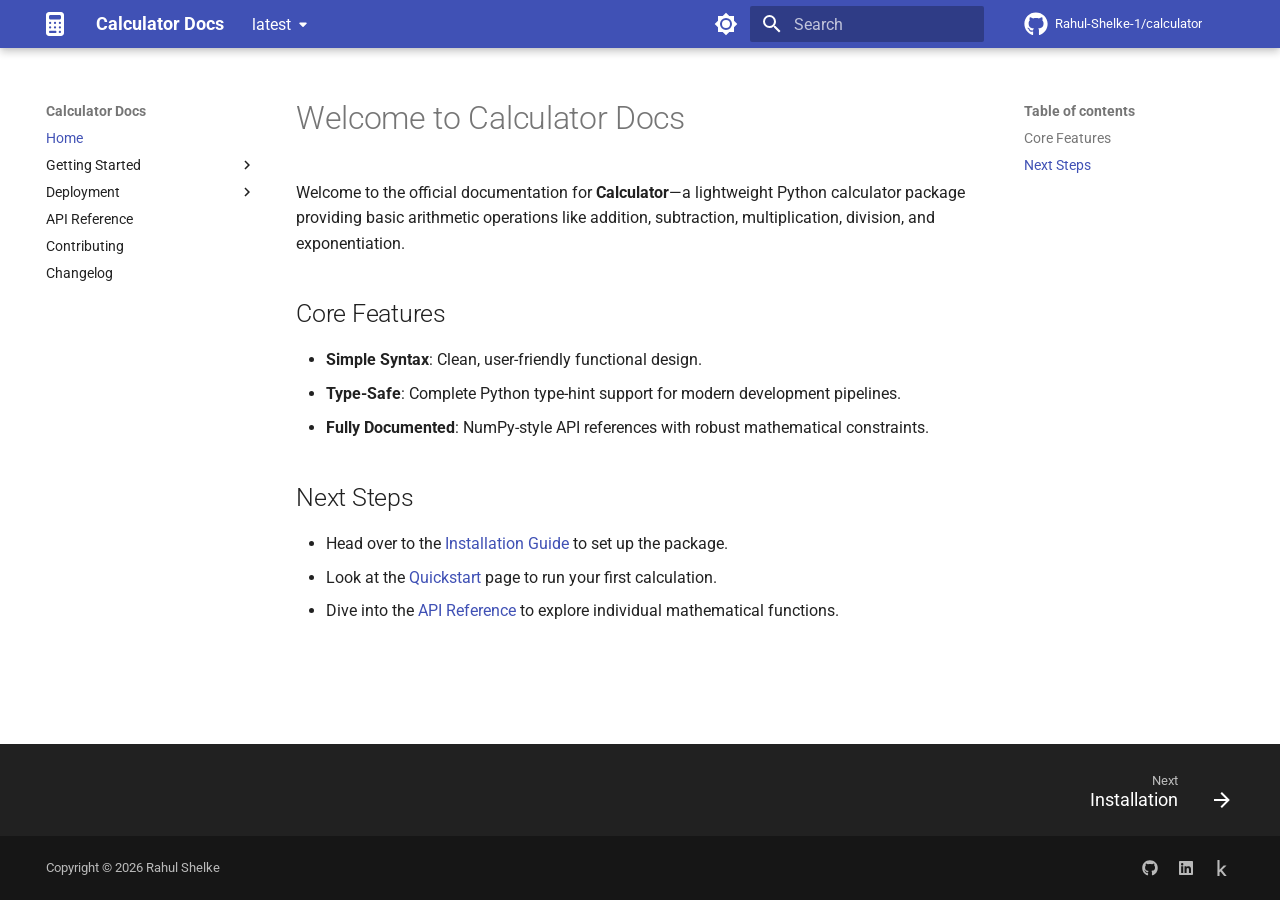
<file: index.html>
<!DOCTYPE html>
<html>
<head>
  <meta charset="utf-8">
  <title>Redirecting</title>
  <noscript>
    <meta http-equiv="refresh" content="1; url=latest/" />
  </noscript>
  <script>
    window.location.replace(
      "latest/" + window.location.search + window.location.hash
    );
  </script>
</head>
<body>
  Redirecting to <a href="latest/">latest/</a>...
</body>
</html>
</file>
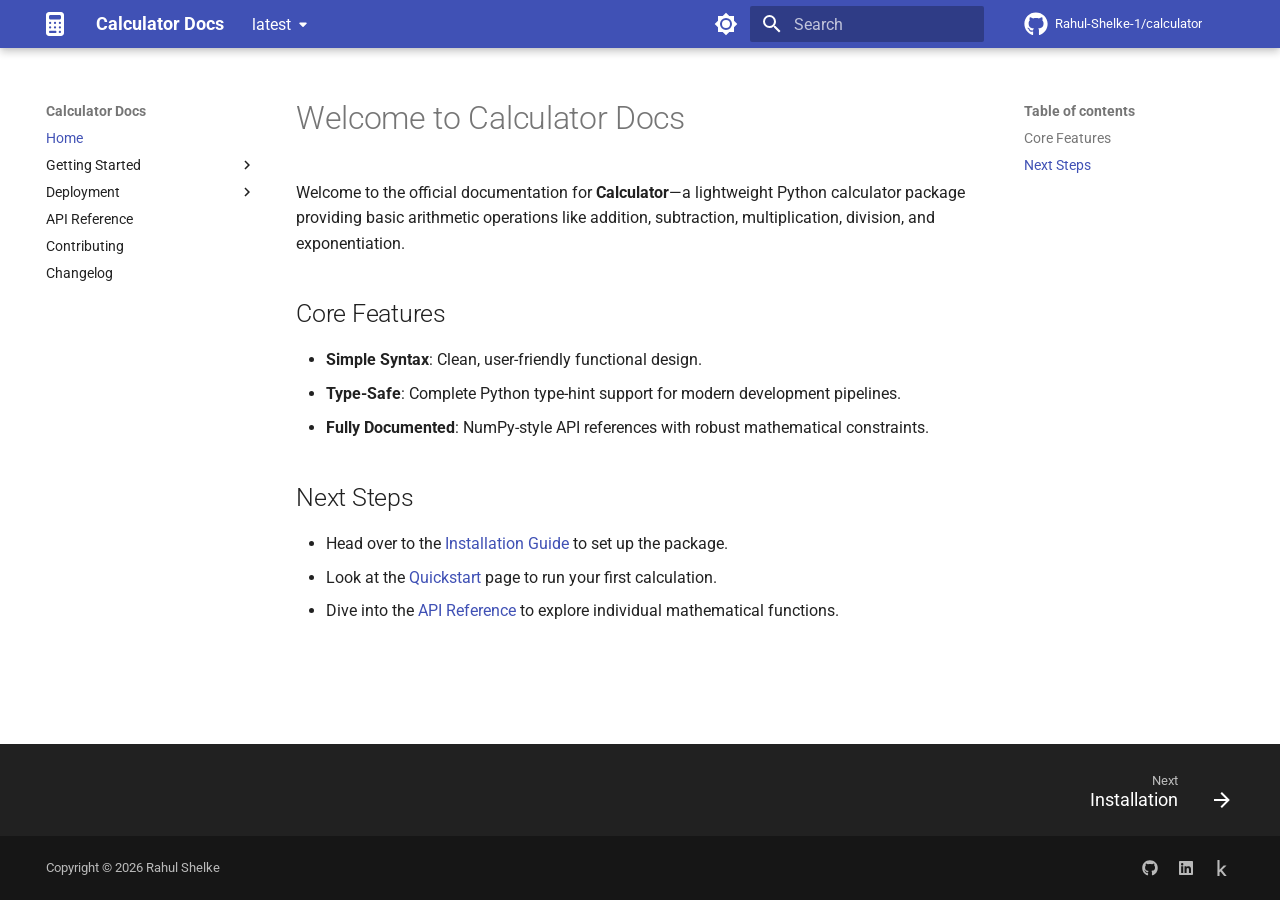
<file: latest/index.html>
<!doctype html>
<html lang="en" class="no-js">
  <head>
    
      <meta charset="utf-8">
      <meta name="viewport" content="width=device-width,initial-scale=1">
      
        <meta name="description" content="A lightweight Python calculator package providing basic arithmetic operations.">
      
      
      
        <link rel="canonical" href="https://Rahul-Shelke-1.github.io/calculator/latest/">
      
      
      
        <link rel="next" href="getting_started/installation/">
      
      
        
      
      
      <link rel="icon" href="assets/images/favicon.png">
      <meta name="generator" content="mkdocs-1.6.1, mkdocs-material-9.7.7">
    
    
      
        <title>Calculator Docs</title>
      
    
    
      <link rel="stylesheet" href="assets/stylesheets/main.ec1eaa64.min.css">
      
        
        <link rel="stylesheet" href="assets/stylesheets/palette.ab4e12ef.min.css">
      
      


    
    
      
    
    
      
        
        
        <link rel="preconnect" href="https://fonts.gstatic.com" crossorigin>
        <link rel="stylesheet" href="https://fonts.googleapis.com/css?family=Roboto:300,300i,400,400i,700,700i%7CRoboto+Mono:400,400i,700,700i&display=fallback">
        <style>:root{--md-text-font:"Roboto";--md-code-font:"Roboto Mono"}</style>
      
    
    
      <link rel="stylesheet" href="assets/_mkdocstrings.css">
    
    <script>__md_scope=new URL(".",location),__md_hash=e=>[...e].reduce(((e,_)=>(e<<5)-e+_.charCodeAt(0)),0),__md_get=(e,_=localStorage,t=__md_scope)=>JSON.parse(_.getItem(t.pathname+"."+e)),__md_set=(e,_,t=localStorage,a=__md_scope)=>{try{t.setItem(a.pathname+"."+e,JSON.stringify(_))}catch(e){}}</script>
    
      

    
    
  </head>
  
  
    
    
      
    
    
    
    
    <body dir="ltr" data-md-color-scheme="default" data-md-color-primary="indigo" data-md-color-accent="indigo">
  
    
    <input class="md-toggle" data-md-toggle="drawer" type="checkbox" id="__drawer" autocomplete="off">
    <input class="md-toggle" data-md-toggle="search" type="checkbox" id="__search" autocomplete="off">
    <label class="md-overlay" for="__drawer"></label>
    <div data-md-component="skip">
      
        
        <a href="#welcome-to-calculator-docs" class="md-skip">
          Skip to content
        </a>
      
    </div>
    <div data-md-component="announce">
      
    </div>
    
      <div data-md-color-scheme="default" data-md-component="outdated" hidden>
        
      </div>
    
    
      

  

<header class="md-header md-header--shadow" data-md-component="header">
  <nav class="md-header__inner md-grid" aria-label="Header">
    <a href="." title="Calculator Docs" class="md-header__button md-logo" aria-label="Calculator Docs" data-md-component="logo">
      
  
  <svg xmlns="http://www.w3.org/2000/svg" viewBox="0 0 384 512"><!--! Font Awesome Free 7.1.0 by @fontawesome - https://fontawesome.com License - https://fontawesome.com/license/free (Icons: CC BY 4.0, Fonts: SIL OFL 1.1, Code: MIT License) Copyright 2025 Fonticons, Inc.--><path d="M64 0C28.7 0 0 28.7 0 64v384c0 35.3 28.7 64 64 64h256c35.3 0 64-28.7 64-64V64c0-35.3-28.7-64-64-64zm32 64h192c17.7 0 32 14.3 32 32v32c0 17.7-14.3 32-32 32H96c-17.7 0-32-14.3-32-32V96c0-17.7 14.3-32 32-32m16 168a24 24 0 1 1-48 0 24 24 0 1 1 48 0m80 24a24 24 0 1 1 0-48 24 24 0 1 1 0 48m128-24a24 24 0 1 1-48 0 24 24 0 1 1 48 0M88 352a24 24 0 1 1 0-48 24 24 0 1 1 0 48m128-24a24 24 0 1 1-48 0 24 24 0 1 1 48 0m80 24a24 24 0 1 1 0-48 24 24 0 1 1 0 48M64 424c0-13.3 10.7-24 24-24h112c13.3 0 24 10.7 24 24s-10.7 24-24 24H88c-13.3 0-24-10.7-24-24m232-24c13.3 0 24 10.7 24 24s-10.7 24-24 24-24-10.7-24-24 10.7-24 24-24"/></svg>

    </a>
    <label class="md-header__button md-icon" for="__drawer">
      
      <svg xmlns="http://www.w3.org/2000/svg" viewBox="0 0 24 24"><path d="M3 6h18v2H3zm0 5h18v2H3zm0 5h18v2H3z"/></svg>
    </label>
    <div class="md-header__title" data-md-component="header-title">
      <div class="md-header__ellipsis">
        <div class="md-header__topic">
          <span class="md-ellipsis">
            Calculator Docs
          </span>
        </div>
        <div class="md-header__topic" data-md-component="header-topic">
          <span class="md-ellipsis">
            
              Home
            
          </span>
        </div>
      </div>
    </div>
    
      
        <form class="md-header__option" data-md-component="palette">
  
    
    
    
    <input class="md-option" data-md-color-media="(prefers-color-scheme: light)" data-md-color-scheme="default" data-md-color-primary="indigo" data-md-color-accent="indigo"  aria-label="Switch to dark mode"  type="radio" name="__palette" id="__palette_0">
    
      <label class="md-header__button md-icon" title="Switch to dark mode" for="__palette_1" hidden>
        <svg xmlns="http://www.w3.org/2000/svg" viewBox="0 0 24 24"><path d="M12 8a4 4 0 0 0-4 4 4 4 0 0 0 4 4 4 4 0 0 0 4-4 4 4 0 0 0-4-4m0 10a6 6 0 0 1-6-6 6 6 0 0 1 6-6 6 6 0 0 1 6 6 6 6 0 0 1-6 6m8-9.31V4h-4.69L12 .69 8.69 4H4v4.69L.69 12 4 15.31V20h4.69L12 23.31 15.31 20H20v-4.69L23.31 12z"/></svg>
      </label>
    
  
    
    
    
    <input class="md-option" data-md-color-media="(prefers-color-scheme: dark)" data-md-color-scheme="slate" data-md-color-primary="indigo" data-md-color-accent="indigo"  aria-label="Switch to light mode"  type="radio" name="__palette" id="__palette_1">
    
      <label class="md-header__button md-icon" title="Switch to light mode" for="__palette_0" hidden>
        <svg xmlns="http://www.w3.org/2000/svg" viewBox="0 0 24 24"><path d="M12 18c-.89 0-1.74-.2-2.5-.55C11.56 16.5 13 14.42 13 12s-1.44-4.5-3.5-5.45C10.26 6.2 11.11 6 12 6a6 6 0 0 1 6 6 6 6 0 0 1-6 6m8-9.31V4h-4.69L12 .69 8.69 4H4v4.69L.69 12 4 15.31V20h4.69L12 23.31 15.31 20H20v-4.69L23.31 12z"/></svg>
      </label>
    
  
</form>
      
    
    
      <script>var palette=__md_get("__palette");if(palette&&palette.color){if("(prefers-color-scheme)"===palette.color.media){var media=matchMedia("(prefers-color-scheme: light)"),input=document.querySelector(media.matches?"[data-md-color-media='(prefers-color-scheme: light)']":"[data-md-color-media='(prefers-color-scheme: dark)']");palette.color.media=input.getAttribute("data-md-color-media"),palette.color.scheme=input.getAttribute("data-md-color-scheme"),palette.color.primary=input.getAttribute("data-md-color-primary"),palette.color.accent=input.getAttribute("data-md-color-accent")}for(var[key,value]of Object.entries(palette.color))document.body.setAttribute("data-md-color-"+key,value)}</script>
    
    
    
      
      
        <label class="md-header__button md-icon" for="__search">
          
          <svg xmlns="http://www.w3.org/2000/svg" viewBox="0 0 24 24"><path d="M9.5 3A6.5 6.5 0 0 1 16 9.5c0 1.61-.59 3.09-1.56 4.23l.27.27h.79l5 5-1.5 1.5-5-5v-.79l-.27-.27A6.52 6.52 0 0 1 9.5 16 6.5 6.5 0 0 1 3 9.5 6.5 6.5 0 0 1 9.5 3m0 2C7 5 5 7 5 9.5S7 14 9.5 14 14 12 14 9.5 12 5 9.5 5"/></svg>
        </label>
        <div class="md-search" data-md-component="search" role="dialog">
  <label class="md-search__overlay" for="__search"></label>
  <div class="md-search__inner" role="search">
    <form class="md-search__form" name="search">
      <input type="text" class="md-search__input" name="query" aria-label="Search" placeholder="Search" autocapitalize="off" autocorrect="off" autocomplete="off" spellcheck="false" data-md-component="search-query" required>
      <label class="md-search__icon md-icon" for="__search">
        
        <svg xmlns="http://www.w3.org/2000/svg" viewBox="0 0 24 24"><path d="M9.5 3A6.5 6.5 0 0 1 16 9.5c0 1.61-.59 3.09-1.56 4.23l.27.27h.79l5 5-1.5 1.5-5-5v-.79l-.27-.27A6.52 6.52 0 0 1 9.5 16 6.5 6.5 0 0 1 3 9.5 6.5 6.5 0 0 1 9.5 3m0 2C7 5 5 7 5 9.5S7 14 9.5 14 14 12 14 9.5 12 5 9.5 5"/></svg>
        
        <svg xmlns="http://www.w3.org/2000/svg" viewBox="0 0 24 24"><path d="M20 11v2H8l5.5 5.5-1.42 1.42L4.16 12l7.92-7.92L13.5 5.5 8 11z"/></svg>
      </label>
      <nav class="md-search__options" aria-label="Search">
        
          <a href="javascript:void(0)" class="md-search__icon md-icon" title="Share" aria-label="Share" data-clipboard data-clipboard-text="" data-md-component="search-share" tabindex="-1">
            
            <svg xmlns="http://www.w3.org/2000/svg" viewBox="0 0 24 24"><path d="M18 16.08c-.76 0-1.44.3-1.96.77L8.91 12.7c.05-.23.09-.46.09-.7s-.04-.47-.09-.7l7.05-4.11c.54.5 1.25.81 2.04.81a3 3 0 0 0 3-3 3 3 0 0 0-3-3 3 3 0 0 0-3 3c0 .24.04.47.09.7L8.04 9.81C7.5 9.31 6.79 9 6 9a3 3 0 0 0-3 3 3 3 0 0 0 3 3c.79 0 1.5-.31 2.04-.81l7.12 4.15c-.05.21-.08.43-.08.66 0 1.61 1.31 2.91 2.92 2.91s2.92-1.3 2.92-2.91A2.92 2.92 0 0 0 18 16.08"/></svg>
          </a>
        
        <button type="reset" class="md-search__icon md-icon" title="Clear" aria-label="Clear" tabindex="-1">
          
          <svg xmlns="http://www.w3.org/2000/svg" viewBox="0 0 24 24"><path d="M19 6.41 17.59 5 12 10.59 6.41 5 5 6.41 10.59 12 5 17.59 6.41 19 12 13.41 17.59 19 19 17.59 13.41 12z"/></svg>
        </button>
      </nav>
      
        <div class="md-search__suggest" data-md-component="search-suggest"></div>
      
    </form>
    <div class="md-search__output">
      <div class="md-search__scrollwrap" tabindex="0" data-md-scrollfix>
        <div class="md-search-result" data-md-component="search-result">
          <div class="md-search-result__meta">
            Initializing search
          </div>
          <ol class="md-search-result__list" role="presentation"></ol>
        </div>
      </div>
    </div>
  </div>
</div>
      
    
    
      <div class="md-header__source">
        <a href="https://github.com/Rahul-Shelke-1/calculator" title="Go to repository" class="md-source" data-md-component="source">
  <div class="md-source__icon md-icon">
    
    <svg xmlns="http://www.w3.org/2000/svg" viewBox="0 0 512 512"><!--! Font Awesome Free 7.1.0 by @fontawesome - https://fontawesome.com License - https://fontawesome.com/license/free (Icons: CC BY 4.0, Fonts: SIL OFL 1.1, Code: MIT License) Copyright 2025 Fonticons, Inc.--><path d="M173.9 397.4c0 2-2.3 3.6-5.2 3.6-3.3.3-5.6-1.3-5.6-3.6 0-2 2.3-3.6 5.2-3.6 3-.3 5.6 1.3 5.6 3.6m-31.1-4.5c-.7 2 1.3 4.3 4.3 4.9 2.6 1 5.6 0 6.2-2s-1.3-4.3-4.3-5.2c-2.6-.7-5.5.3-6.2 2.3m44.2-1.7c-2.9.7-4.9 2.6-4.6 4.9.3 2 2.9 3.3 5.9 2.6 2.9-.7 4.9-2.6 4.6-4.6-.3-1.9-3-3.2-5.9-2.9M252.8 8C114.1 8 8 113.3 8 252c0 110.9 69.8 205.8 169.5 239.2 12.8 2.3 17.3-5.6 17.3-12.1 0-6.2-.3-40.4-.3-61.4 0 0-70 15-84.7-29.8 0 0-11.4-29.1-27.8-36.6 0 0-22.9-15.7 1.6-15.4 0 0 24.9 2 38.6 25.8 21.9 38.6 58.6 27.5 72.9 20.9 2.3-16 8.8-27.1 16-33.7-55.9-6.2-112.3-14.3-112.3-110.5 0-27.5 7.6-41.3 23.6-58.9-2.6-6.5-11.1-33.3 2.6-67.9 20.9-6.5 69 27 69 27 20-5.6 41.5-8.5 62.8-8.5s42.8 2.9 62.8 8.5c0 0 48.1-33.6 69-27 13.7 34.7 5.2 61.4 2.6 67.9 16 17.7 25.8 31.5 25.8 58.9 0 96.5-58.9 104.2-114.8 110.5 9.2 7.9 17 22.9 17 46.4 0 33.7-.3 75.4-.3 83.6 0 6.5 4.6 14.4 17.3 12.1C436.2 457.8 504 362.9 504 252 504 113.3 391.5 8 252.8 8M105.2 352.9c-1.3 1-1 3.3.7 5.2 1.6 1.6 3.9 2.3 5.2 1 1.3-1 1-3.3-.7-5.2-1.6-1.6-3.9-2.3-5.2-1m-10.8-8.1c-.7 1.3.3 2.9 2.3 3.9 1.6 1 3.6.7 4.3-.7.7-1.3-.3-2.9-2.3-3.9-2-.6-3.6-.3-4.3.7m32.4 35.6c-1.6 1.3-1 4.3 1.3 6.2 2.3 2.3 5.2 2.6 6.5 1 1.3-1.3.7-4.3-1.3-6.2-2.2-2.3-5.2-2.6-6.5-1m-11.4-14.7c-1.6 1-1.6 3.6 0 5.9s4.3 3.3 5.6 2.3c1.6-1.3 1.6-3.9 0-6.2-1.4-2.3-4-3.3-5.6-2"/></svg>
  </div>
  <div class="md-source__repository">
    Rahul-Shelke-1/calculator
  </div>
</a>
      </div>
    
  </nav>
  
</header>
    
    <div class="md-container" data-md-component="container">
      
      
        
          
        
      
      <main class="md-main" data-md-component="main">
        <div class="md-main__inner md-grid">
          
            
              
              <div class="md-sidebar md-sidebar--primary" data-md-component="sidebar" data-md-type="navigation" >
                <div class="md-sidebar__scrollwrap">
                  <div class="md-sidebar__inner">
                    



<nav class="md-nav md-nav--primary" aria-label="Navigation" data-md-level="0">
  <label class="md-nav__title" for="__drawer">
    <a href="." title="Calculator Docs" class="md-nav__button md-logo" aria-label="Calculator Docs" data-md-component="logo">
      
  
  <svg xmlns="http://www.w3.org/2000/svg" viewBox="0 0 384 512"><!--! Font Awesome Free 7.1.0 by @fontawesome - https://fontawesome.com License - https://fontawesome.com/license/free (Icons: CC BY 4.0, Fonts: SIL OFL 1.1, Code: MIT License) Copyright 2025 Fonticons, Inc.--><path d="M64 0C28.7 0 0 28.7 0 64v384c0 35.3 28.7 64 64 64h256c35.3 0 64-28.7 64-64V64c0-35.3-28.7-64-64-64zm32 64h192c17.7 0 32 14.3 32 32v32c0 17.7-14.3 32-32 32H96c-17.7 0-32-14.3-32-32V96c0-17.7 14.3-32 32-32m16 168a24 24 0 1 1-48 0 24 24 0 1 1 48 0m80 24a24 24 0 1 1 0-48 24 24 0 1 1 0 48m128-24a24 24 0 1 1-48 0 24 24 0 1 1 48 0M88 352a24 24 0 1 1 0-48 24 24 0 1 1 0 48m128-24a24 24 0 1 1-48 0 24 24 0 1 1 48 0m80 24a24 24 0 1 1 0-48 24 24 0 1 1 0 48M64 424c0-13.3 10.7-24 24-24h112c13.3 0 24 10.7 24 24s-10.7 24-24 24H88c-13.3 0-24-10.7-24-24m232-24c13.3 0 24 10.7 24 24s-10.7 24-24 24-24-10.7-24-24 10.7-24 24-24"/></svg>

    </a>
    Calculator Docs
  </label>
  
    <div class="md-nav__source">
      <a href="https://github.com/Rahul-Shelke-1/calculator" title="Go to repository" class="md-source" data-md-component="source">
  <div class="md-source__icon md-icon">
    
    <svg xmlns="http://www.w3.org/2000/svg" viewBox="0 0 512 512"><!--! Font Awesome Free 7.1.0 by @fontawesome - https://fontawesome.com License - https://fontawesome.com/license/free (Icons: CC BY 4.0, Fonts: SIL OFL 1.1, Code: MIT License) Copyright 2025 Fonticons, Inc.--><path d="M173.9 397.4c0 2-2.3 3.6-5.2 3.6-3.3.3-5.6-1.3-5.6-3.6 0-2 2.3-3.6 5.2-3.6 3-.3 5.6 1.3 5.6 3.6m-31.1-4.5c-.7 2 1.3 4.3 4.3 4.9 2.6 1 5.6 0 6.2-2s-1.3-4.3-4.3-5.2c-2.6-.7-5.5.3-6.2 2.3m44.2-1.7c-2.9.7-4.9 2.6-4.6 4.9.3 2 2.9 3.3 5.9 2.6 2.9-.7 4.9-2.6 4.6-4.6-.3-1.9-3-3.2-5.9-2.9M252.8 8C114.1 8 8 113.3 8 252c0 110.9 69.8 205.8 169.5 239.2 12.8 2.3 17.3-5.6 17.3-12.1 0-6.2-.3-40.4-.3-61.4 0 0-70 15-84.7-29.8 0 0-11.4-29.1-27.8-36.6 0 0-22.9-15.7 1.6-15.4 0 0 24.9 2 38.6 25.8 21.9 38.6 58.6 27.5 72.9 20.9 2.3-16 8.8-27.1 16-33.7-55.9-6.2-112.3-14.3-112.3-110.5 0-27.5 7.6-41.3 23.6-58.9-2.6-6.5-11.1-33.3 2.6-67.9 20.9-6.5 69 27 69 27 20-5.6 41.5-8.5 62.8-8.5s42.8 2.9 62.8 8.5c0 0 48.1-33.6 69-27 13.7 34.7 5.2 61.4 2.6 67.9 16 17.7 25.8 31.5 25.8 58.9 0 96.5-58.9 104.2-114.8 110.5 9.2 7.9 17 22.9 17 46.4 0 33.7-.3 75.4-.3 83.6 0 6.5 4.6 14.4 17.3 12.1C436.2 457.8 504 362.9 504 252 504 113.3 391.5 8 252.8 8M105.2 352.9c-1.3 1-1 3.3.7 5.2 1.6 1.6 3.9 2.3 5.2 1 1.3-1 1-3.3-.7-5.2-1.6-1.6-3.9-2.3-5.2-1m-10.8-8.1c-.7 1.3.3 2.9 2.3 3.9 1.6 1 3.6.7 4.3-.7.7-1.3-.3-2.9-2.3-3.9-2-.6-3.6-.3-4.3.7m32.4 35.6c-1.6 1.3-1 4.3 1.3 6.2 2.3 2.3 5.2 2.6 6.5 1 1.3-1.3.7-4.3-1.3-6.2-2.2-2.3-5.2-2.6-6.5-1m-11.4-14.7c-1.6 1-1.6 3.6 0 5.9s4.3 3.3 5.6 2.3c1.6-1.3 1.6-3.9 0-6.2-1.4-2.3-4-3.3-5.6-2"/></svg>
  </div>
  <div class="md-source__repository">
    Rahul-Shelke-1/calculator
  </div>
</a>
    </div>
  
  <ul class="md-nav__list" data-md-scrollfix>
    
      
      
  
  
    
  
  
  
    <li class="md-nav__item md-nav__item--active">
      
      <input class="md-nav__toggle md-toggle" type="checkbox" id="__toc">
      
      
        
      
      
        <label class="md-nav__link md-nav__link--active" for="__toc">
          
  
  
  <span class="md-ellipsis">
    
  
    Home
  

    
  </span>
  
  

          <span class="md-nav__icon md-icon"></span>
        </label>
      
      <a href="." class="md-nav__link md-nav__link--active">
        
  
  
  <span class="md-ellipsis">
    
  
    Home
  

    
  </span>
  
  

      </a>
      
        

<nav class="md-nav md-nav--secondary" aria-label="Table of contents">
  
  
  
    
  
  
    <label class="md-nav__title" for="__toc">
      <span class="md-nav__icon md-icon"></span>
      Table of contents
    </label>
    <ul class="md-nav__list" data-md-component="toc" data-md-scrollfix>
      
        <li class="md-nav__item">
  <a href="#core-features" class="md-nav__link">
    <span class="md-ellipsis">
      
        Core Features
      
    </span>
  </a>
  
</li>
      
        <li class="md-nav__item">
  <a href="#next-steps" class="md-nav__link">
    <span class="md-ellipsis">
      
        Next Steps
      
    </span>
  </a>
  
</li>
      
    </ul>
  
</nav>
      
    </li>
  

    
      
      
  
  
  
  
    
    
      
        
      
        
      
    
    
    
    
    <li class="md-nav__item md-nav__item--nested">
      
        
        
        <input class="md-nav__toggle md-toggle " type="checkbox" id="__nav_2" >
        
          
          <label class="md-nav__link" for="__nav_2" id="__nav_2_label" tabindex="0">
            
  
  
  <span class="md-ellipsis">
    
  
    Getting Started
  

    
  </span>
  
  

            <span class="md-nav__icon md-icon"></span>
          </label>
        
        <nav class="md-nav" data-md-level="1" aria-labelledby="__nav_2_label" aria-expanded="false">
          <label class="md-nav__title" for="__nav_2">
            <span class="md-nav__icon md-icon"></span>
            
  
    Getting Started
  

          </label>
          <ul class="md-nav__list" data-md-scrollfix>
            
              
                
  
  
  
  
    <li class="md-nav__item">
      <a href="getting_started/installation/" class="md-nav__link">
        
  
  
  <span class="md-ellipsis">
    
  
    Installation
  

    
  </span>
  
  

      </a>
    </li>
  

              
            
              
                
  
  
  
  
    <li class="md-nav__item">
      <a href="getting_started/quickstart/" class="md-nav__link">
        
  
  
  <span class="md-ellipsis">
    
  
    Quickstart
  

    
  </span>
  
  

      </a>
    </li>
  

              
            
          </ul>
        </nav>
      
    </li>
  

    
      
      
  
  
  
  
    
    
      
        
      
    
    
    
    
    <li class="md-nav__item md-nav__item--nested">
      
        
        
        <input class="md-nav__toggle md-toggle " type="checkbox" id="__nav_3" >
        
          
          <label class="md-nav__link" for="__nav_3" id="__nav_3_label" tabindex="0">
            
  
  
  <span class="md-ellipsis">
    
  
    Deployment
  

    
  </span>
  
  

            <span class="md-nav__icon md-icon"></span>
          </label>
        
        <nav class="md-nav" data-md-level="1" aria-labelledby="__nav_3_label" aria-expanded="false">
          <label class="md-nav__title" for="__nav_3">
            <span class="md-nav__icon md-icon"></span>
            
  
    Deployment
  

          </label>
          <ul class="md-nav__list" data-md-scrollfix>
            
              
                
  
  
  
  
    <li class="md-nav__item">
      <a href="deployment/cloudflare-pages/" class="md-nav__link">
        
  
  
  <span class="md-ellipsis">
    
  
    Cloudflare Pages Deployment
  

    
  </span>
  
  

      </a>
    </li>
  

              
            
          </ul>
        </nav>
      
    </li>
  

    
      
      
  
  
  
  
    <li class="md-nav__item">
      <a href="api/reference/" class="md-nav__link">
        
  
  
  <span class="md-ellipsis">
    
  
    API Reference
  

    
  </span>
  
  

      </a>
    </li>
  

    
      
      
  
  
  
  
    <li class="md-nav__item">
      <a href="contributing/" class="md-nav__link">
        
  
  
  <span class="md-ellipsis">
    
  
    Contributing
  

    
  </span>
  
  

      </a>
    </li>
  

    
      
      
  
  
  
  
    <li class="md-nav__item">
      <a href="changelog/" class="md-nav__link">
        
  
  
  <span class="md-ellipsis">
    
  
    Changelog
  

    
  </span>
  
  

      </a>
    </li>
  

    
  </ul>
</nav>
                  </div>
                </div>
              </div>
            
            
              
              <div class="md-sidebar md-sidebar--secondary" data-md-component="sidebar" data-md-type="toc" >
                <div class="md-sidebar__scrollwrap">
                  <div class="md-sidebar__inner">
                    

<nav class="md-nav md-nav--secondary" aria-label="Table of contents">
  
  
  
    
  
  
    <label class="md-nav__title" for="__toc">
      <span class="md-nav__icon md-icon"></span>
      Table of contents
    </label>
    <ul class="md-nav__list" data-md-component="toc" data-md-scrollfix>
      
        <li class="md-nav__item">
  <a href="#core-features" class="md-nav__link">
    <span class="md-ellipsis">
      
        Core Features
      
    </span>
  </a>
  
</li>
      
        <li class="md-nav__item">
  <a href="#next-steps" class="md-nav__link">
    <span class="md-ellipsis">
      
        Next Steps
      
    </span>
  </a>
  
</li>
      
    </ul>
  
</nav>
                  </div>
                </div>
              </div>
            
          
          
            <div class="md-content" data-md-component="content">
              
              <article class="md-content__inner md-typeset">
                
                  


  
  


<h1 id="welcome-to-calculator-docs">Welcome to Calculator Docs<a class="headerlink" href="#welcome-to-calculator-docs" title="Permanent link">&para;</a></h1>
<p>Welcome to the official documentation for <strong>Calculator</strong>—a lightweight Python calculator package providing basic arithmetic operations like addition, subtraction, multiplication, division, and exponentiation.</p>
<h2 id="core-features">Core Features<a class="headerlink" href="#core-features" title="Permanent link">&para;</a></h2>
<ul>
<li><strong>Simple Syntax</strong>: Clean, user-friendly functional design.</li>
<li><strong>Type-Safe</strong>: Complete Python type-hint support for modern development pipelines.</li>
<li><strong>Fully Documented</strong>: NumPy-style API references with robust mathematical constraints.</li>
</ul>
<h2 id="next-steps">Next Steps<a class="headerlink" href="#next-steps" title="Permanent link">&para;</a></h2>
<ul>
<li>Head over to the <a href="getting_started/installation/">Installation Guide</a> to set up the package.</li>
<li>Look at the <a href="getting_started/quickstart/">Quickstart</a> page to run your first calculation.</li>
<li>Dive into the <a href="api/reference/">API Reference</a> to explore individual mathematical functions.</li>
</ul>












                
              </article>
            </div>
          
          
  <script>var tabs=__md_get("__tabs");if(Array.isArray(tabs))e:for(var set of document.querySelectorAll(".tabbed-set")){var labels=set.querySelector(".tabbed-labels");for(var tab of tabs)for(var label of labels.getElementsByTagName("label"))if(label.innerText.trim()===tab){var input=document.getElementById(label.htmlFor);input.checked=!0;continue e}}</script>

<script>var target=document.getElementById(location.hash.slice(1));target&&target.name&&(target.checked=target.name.startsWith("__tabbed_"))</script>
        </div>
        
          <button type="button" class="md-top md-icon" data-md-component="top" hidden>
  
  <svg xmlns="http://www.w3.org/2000/svg" viewBox="0 0 24 24"><path d="M13 20h-2V8l-5.5 5.5-1.42-1.42L12 4.16l7.92 7.92-1.42 1.42L13 8z"/></svg>
  Back to top
</button>
        
      </main>
      
        <footer class="md-footer">
  
    
      
      <nav class="md-footer__inner md-grid" aria-label="Footer" >
        
        
          
          <a href="getting_started/installation/" class="md-footer__link md-footer__link--next" aria-label="Next: Installation">
            <div class="md-footer__title">
              <span class="md-footer__direction">
                Next
              </span>
              <div class="md-ellipsis">
                Installation
              </div>
            </div>
            <div class="md-footer__button md-icon">
              
              <svg xmlns="http://www.w3.org/2000/svg" viewBox="0 0 24 24"><path d="M4 11v2h12l-5.5 5.5 1.42 1.42L19.84 12l-7.92-7.92L10.5 5.5 16 11z"/></svg>
            </div>
          </a>
        
      </nav>
    
  
  <div class="md-footer-meta md-typeset">
    <div class="md-footer-meta__inner md-grid">
      <div class="md-copyright">
  
    <div class="md-copyright__highlight">
      Copyright &copy; 2026 Rahul Shelke
    </div>
  
  
</div>
      
        
<div class="md-social">
  
    
    
    
    
    <a href="https://github.com/Rahul-Shelke-1" target="_blank" rel="noopener" title="GitHub" class="md-social__link">
      <svg xmlns="http://www.w3.org/2000/svg" viewBox="0 0 512 512"><!--! Font Awesome Free 7.1.0 by @fontawesome - https://fontawesome.com License - https://fontawesome.com/license/free (Icons: CC BY 4.0, Fonts: SIL OFL 1.1, Code: MIT License) Copyright 2025 Fonticons, Inc.--><path d="M173.9 397.4c0 2-2.3 3.6-5.2 3.6-3.3.3-5.6-1.3-5.6-3.6 0-2 2.3-3.6 5.2-3.6 3-.3 5.6 1.3 5.6 3.6m-31.1-4.5c-.7 2 1.3 4.3 4.3 4.9 2.6 1 5.6 0 6.2-2s-1.3-4.3-4.3-5.2c-2.6-.7-5.5.3-6.2 2.3m44.2-1.7c-2.9.7-4.9 2.6-4.6 4.9.3 2 2.9 3.3 5.9 2.6 2.9-.7 4.9-2.6 4.6-4.6-.3-1.9-3-3.2-5.9-2.9M252.8 8C114.1 8 8 113.3 8 252c0 110.9 69.8 205.8 169.5 239.2 12.8 2.3 17.3-5.6 17.3-12.1 0-6.2-.3-40.4-.3-61.4 0 0-70 15-84.7-29.8 0 0-11.4-29.1-27.8-36.6 0 0-22.9-15.7 1.6-15.4 0 0 24.9 2 38.6 25.8 21.9 38.6 58.6 27.5 72.9 20.9 2.3-16 8.8-27.1 16-33.7-55.9-6.2-112.3-14.3-112.3-110.5 0-27.5 7.6-41.3 23.6-58.9-2.6-6.5-11.1-33.3 2.6-67.9 20.9-6.5 69 27 69 27 20-5.6 41.5-8.5 62.8-8.5s42.8 2.9 62.8 8.5c0 0 48.1-33.6 69-27 13.7 34.7 5.2 61.4 2.6 67.9 16 17.7 25.8 31.5 25.8 58.9 0 96.5-58.9 104.2-114.8 110.5 9.2 7.9 17 22.9 17 46.4 0 33.7-.3 75.4-.3 83.6 0 6.5 4.6 14.4 17.3 12.1C436.2 457.8 504 362.9 504 252 504 113.3 391.5 8 252.8 8M105.2 352.9c-1.3 1-1 3.3.7 5.2 1.6 1.6 3.9 2.3 5.2 1 1.3-1 1-3.3-.7-5.2-1.6-1.6-3.9-2.3-5.2-1m-10.8-8.1c-.7 1.3.3 2.9 2.3 3.9 1.6 1 3.6.7 4.3-.7.7-1.3-.3-2.9-2.3-3.9-2-.6-3.6-.3-4.3.7m32.4 35.6c-1.6 1.3-1 4.3 1.3 6.2 2.3 2.3 5.2 2.6 6.5 1 1.3-1.3.7-4.3-1.3-6.2-2.2-2.3-5.2-2.6-6.5-1m-11.4-14.7c-1.6 1-1.6 3.6 0 5.9s4.3 3.3 5.6 2.3c1.6-1.3 1.6-3.9 0-6.2-1.4-2.3-4-3.3-5.6-2"/></svg>
    </a>
  
    
    
    
    
    <a href="https://www.linkedin.com/in/rahulshelke981/" target="_blank" rel="noopener" title="LinkedIn" class="md-social__link">
      <svg xmlns="http://www.w3.org/2000/svg" viewBox="0 0 448 512"><!--! Font Awesome Free 7.1.0 by @fontawesome - https://fontawesome.com License - https://fontawesome.com/license/free (Icons: CC BY 4.0, Fonts: SIL OFL 1.1, Code: MIT License) Copyright 2025 Fonticons, Inc.--><path d="M416 32H31.9C14.3 32 0 46.5 0 64.3v383.4C0 465.5 14.3 480 31.9 480H416c17.6 0 32-14.5 32-32.3V64.3c0-17.8-14.4-32.3-32-32.3M135.4 416H69V202.2h66.5V416zM102.2 96a38.5 38.5 0 1 1 0 77 38.5 38.5 0 1 1 0-77m282.1 320h-66.4V312c0-24.8-.5-56.7-34.5-56.7-34.6 0-39.9 27-39.9 54.9V416h-66.4V202.2h63.7v29.2h.9c8.9-16.8 30.6-34.5 62.9-34.5 67.2 0 79.7 44.3 79.7 101.9z"/></svg>
    </a>
  
    
    
    
    
    <a href="https://www.kaggle.com/rahulshelke98" target="_blank" rel="noopener" title="Kaggle" class="md-social__link">
      <svg xmlns="http://www.w3.org/2000/svg" viewBox="0 0 320 512"><!--! Font Awesome Free 7.1.0 by @fontawesome - https://fontawesome.com License - https://fontawesome.com/license/free (Icons: CC BY 4.0, Fonts: SIL OFL 1.1, Code: MIT License) Copyright 2025 Fonticons, Inc.--><path d="M304.2 501.5 158.4 320.3 298.2 185c2.6-2.7 1.7-10.5-5.3-10.5h-69.2c-3.5 0-7 1.8-10.5 5.3L80.9 313.5V7.5q0-7.5-7.5-7.5H21.5Q14 0 14 7.5v497q0 7.5 7.5 7.5h51.9q7.5 0 7.5-7.5v-109l30.8-29.3 110.5 140.6c3 3.5 6.5 5.3 10.5 5.3h66.9q5.25 0 6-3z"/></svg>
    </a>
  
</div>
      
    </div>
  </div>
</footer>
      
    </div>
    <div class="md-dialog" data-md-component="dialog">
      <div class="md-dialog__inner md-typeset"></div>
    </div>
    
    
    
      
      
      <script id="__config" type="application/json">{"annotate": null, "base": ".", "features": ["content.code.annotate", "content.code.copy", "content.tabs.link", "header.autohide", "announce.dismiss", "navigation.footer", "navigation.indexes", "navigation.tags", "navigation.top", "navigation.tracking", "navigation.instant", "search.highlight", "search.share", "search.suggest", "versioning"], "search": "assets/javascripts/workers/search.2c215733.min.js", "tags": null, "translations": {"clipboard.copied": "Copied to clipboard", "clipboard.copy": "Copy to clipboard", "search.result.more.one": "1 more on this page", "search.result.more.other": "# more on this page", "search.result.none": "No matching documents", "search.result.one": "1 matching document", "search.result.other": "# matching documents", "search.result.placeholder": "Type to start searching", "search.result.term.missing": "Missing", "select.version": "Select version"}, "version": {"provider": "mike"}}</script>
    
    
      <script src="assets/javascripts/bundle.d7400e89.min.js"></script>
      
    
  </body>
</html>
</file>
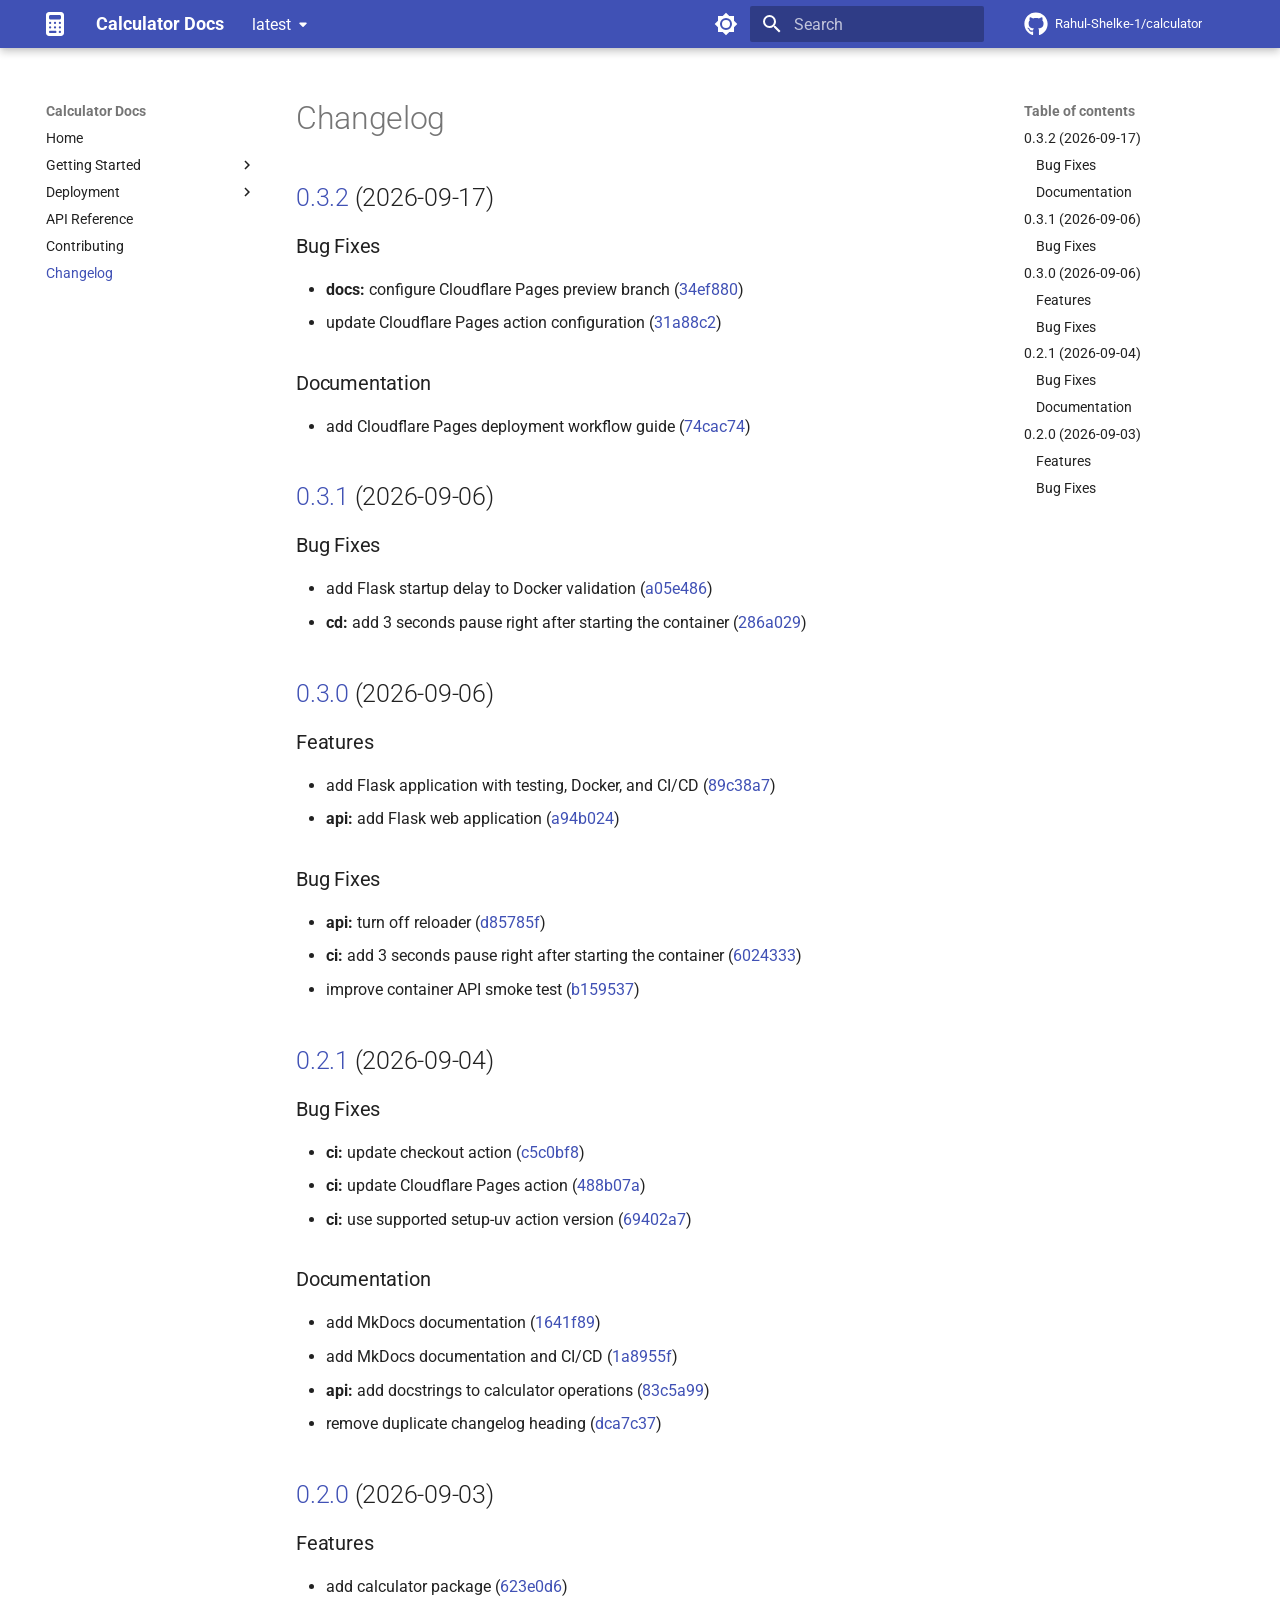
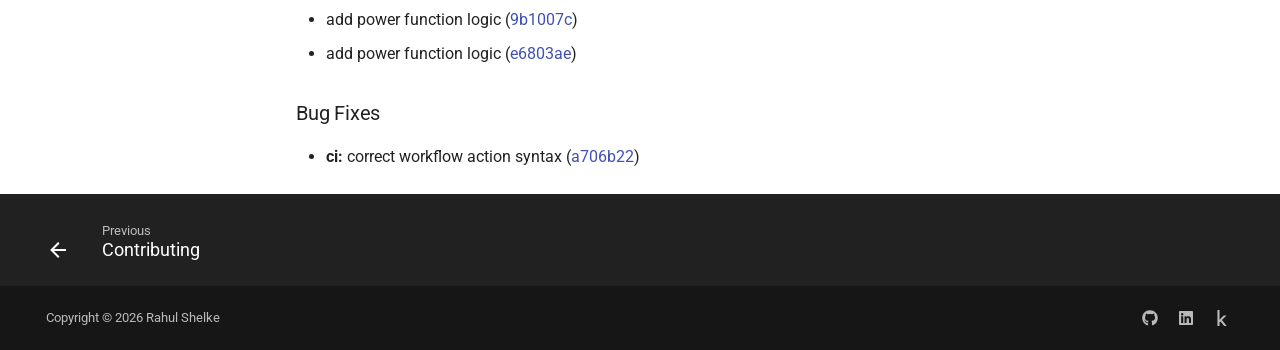
<file: latest/changelog/index.html>
<!doctype html>
<html lang="en" class="no-js">
  <head>
    
      <meta charset="utf-8">
      <meta name="viewport" content="width=device-width,initial-scale=1">
      
        <meta name="description" content="A lightweight Python calculator package providing basic arithmetic operations.">
      
      
      
        <link rel="canonical" href="https://Rahul-Shelke-1.github.io/calculator/latest/changelog/">
      
      
        <link rel="prev" href="../contributing/">
      
      
      
        
      
      
      <link rel="icon" href="../assets/images/favicon.png">
      <meta name="generator" content="mkdocs-1.6.1, mkdocs-material-9.7.7">
    
    
      
        <title>Changelog - Calculator Docs</title>
      
    
    
      <link rel="stylesheet" href="../assets/stylesheets/main.ec1eaa64.min.css">
      
        
        <link rel="stylesheet" href="../assets/stylesheets/palette.ab4e12ef.min.css">
      
      


    
    
      
    
    
      
        
        
        <link rel="preconnect" href="https://fonts.gstatic.com" crossorigin>
        <link rel="stylesheet" href="https://fonts.googleapis.com/css?family=Roboto:300,300i,400,400i,700,700i%7CRoboto+Mono:400,400i,700,700i&display=fallback">
        <style>:root{--md-text-font:"Roboto";--md-code-font:"Roboto Mono"}</style>
      
    
    
      <link rel="stylesheet" href="../assets/_mkdocstrings.css">
    
    <script>__md_scope=new URL("..",location),__md_hash=e=>[...e].reduce(((e,_)=>(e<<5)-e+_.charCodeAt(0)),0),__md_get=(e,_=localStorage,t=__md_scope)=>JSON.parse(_.getItem(t.pathname+"."+e)),__md_set=(e,_,t=localStorage,a=__md_scope)=>{try{t.setItem(a.pathname+"."+e,JSON.stringify(_))}catch(e){}}</script>
    
      

    
    
  </head>
  
  
    
    
      
    
    
    
    
    <body dir="ltr" data-md-color-scheme="default" data-md-color-primary="indigo" data-md-color-accent="indigo">
  
    
    <input class="md-toggle" data-md-toggle="drawer" type="checkbox" id="__drawer" autocomplete="off">
    <input class="md-toggle" data-md-toggle="search" type="checkbox" id="__search" autocomplete="off">
    <label class="md-overlay" for="__drawer"></label>
    <div data-md-component="skip">
      
        
        <a href="#changelog" class="md-skip">
          Skip to content
        </a>
      
    </div>
    <div data-md-component="announce">
      
    </div>
    
      <div data-md-color-scheme="default" data-md-component="outdated" hidden>
        
      </div>
    
    
      

  

<header class="md-header md-header--shadow" data-md-component="header">
  <nav class="md-header__inner md-grid" aria-label="Header">
    <a href=".." title="Calculator Docs" class="md-header__button md-logo" aria-label="Calculator Docs" data-md-component="logo">
      
  
  <svg xmlns="http://www.w3.org/2000/svg" viewBox="0 0 384 512"><!--! Font Awesome Free 7.1.0 by @fontawesome - https://fontawesome.com License - https://fontawesome.com/license/free (Icons: CC BY 4.0, Fonts: SIL OFL 1.1, Code: MIT License) Copyright 2025 Fonticons, Inc.--><path d="M64 0C28.7 0 0 28.7 0 64v384c0 35.3 28.7 64 64 64h256c35.3 0 64-28.7 64-64V64c0-35.3-28.7-64-64-64zm32 64h192c17.7 0 32 14.3 32 32v32c0 17.7-14.3 32-32 32H96c-17.7 0-32-14.3-32-32V96c0-17.7 14.3-32 32-32m16 168a24 24 0 1 1-48 0 24 24 0 1 1 48 0m80 24a24 24 0 1 1 0-48 24 24 0 1 1 0 48m128-24a24 24 0 1 1-48 0 24 24 0 1 1 48 0M88 352a24 24 0 1 1 0-48 24 24 0 1 1 0 48m128-24a24 24 0 1 1-48 0 24 24 0 1 1 48 0m80 24a24 24 0 1 1 0-48 24 24 0 1 1 0 48M64 424c0-13.3 10.7-24 24-24h112c13.3 0 24 10.7 24 24s-10.7 24-24 24H88c-13.3 0-24-10.7-24-24m232-24c13.3 0 24 10.7 24 24s-10.7 24-24 24-24-10.7-24-24 10.7-24 24-24"/></svg>

    </a>
    <label class="md-header__button md-icon" for="__drawer">
      
      <svg xmlns="http://www.w3.org/2000/svg" viewBox="0 0 24 24"><path d="M3 6h18v2H3zm0 5h18v2H3zm0 5h18v2H3z"/></svg>
    </label>
    <div class="md-header__title" data-md-component="header-title">
      <div class="md-header__ellipsis">
        <div class="md-header__topic">
          <span class="md-ellipsis">
            Calculator Docs
          </span>
        </div>
        <div class="md-header__topic" data-md-component="header-topic">
          <span class="md-ellipsis">
            
              Changelog
            
          </span>
        </div>
      </div>
    </div>
    
      
        <form class="md-header__option" data-md-component="palette">
  
    
    
    
    <input class="md-option" data-md-color-media="(prefers-color-scheme: light)" data-md-color-scheme="default" data-md-color-primary="indigo" data-md-color-accent="indigo"  aria-label="Switch to dark mode"  type="radio" name="__palette" id="__palette_0">
    
      <label class="md-header__button md-icon" title="Switch to dark mode" for="__palette_1" hidden>
        <svg xmlns="http://www.w3.org/2000/svg" viewBox="0 0 24 24"><path d="M12 8a4 4 0 0 0-4 4 4 4 0 0 0 4 4 4 4 0 0 0 4-4 4 4 0 0 0-4-4m0 10a6 6 0 0 1-6-6 6 6 0 0 1 6-6 6 6 0 0 1 6 6 6 6 0 0 1-6 6m8-9.31V4h-4.69L12 .69 8.69 4H4v4.69L.69 12 4 15.31V20h4.69L12 23.31 15.31 20H20v-4.69L23.31 12z"/></svg>
      </label>
    
  
    
    
    
    <input class="md-option" data-md-color-media="(prefers-color-scheme: dark)" data-md-color-scheme="slate" data-md-color-primary="indigo" data-md-color-accent="indigo"  aria-label="Switch to light mode"  type="radio" name="__palette" id="__palette_1">
    
      <label class="md-header__button md-icon" title="Switch to light mode" for="__palette_0" hidden>
        <svg xmlns="http://www.w3.org/2000/svg" viewBox="0 0 24 24"><path d="M12 18c-.89 0-1.74-.2-2.5-.55C11.56 16.5 13 14.42 13 12s-1.44-4.5-3.5-5.45C10.26 6.2 11.11 6 12 6a6 6 0 0 1 6 6 6 6 0 0 1-6 6m8-9.31V4h-4.69L12 .69 8.69 4H4v4.69L.69 12 4 15.31V20h4.69L12 23.31 15.31 20H20v-4.69L23.31 12z"/></svg>
      </label>
    
  
</form>
      
    
    
      <script>var palette=__md_get("__palette");if(palette&&palette.color){if("(prefers-color-scheme)"===palette.color.media){var media=matchMedia("(prefers-color-scheme: light)"),input=document.querySelector(media.matches?"[data-md-color-media='(prefers-color-scheme: light)']":"[data-md-color-media='(prefers-color-scheme: dark)']");palette.color.media=input.getAttribute("data-md-color-media"),palette.color.scheme=input.getAttribute("data-md-color-scheme"),palette.color.primary=input.getAttribute("data-md-color-primary"),palette.color.accent=input.getAttribute("data-md-color-accent")}for(var[key,value]of Object.entries(palette.color))document.body.setAttribute("data-md-color-"+key,value)}</script>
    
    
    
      
      
        <label class="md-header__button md-icon" for="__search">
          
          <svg xmlns="http://www.w3.org/2000/svg" viewBox="0 0 24 24"><path d="M9.5 3A6.5 6.5 0 0 1 16 9.5c0 1.61-.59 3.09-1.56 4.23l.27.27h.79l5 5-1.5 1.5-5-5v-.79l-.27-.27A6.52 6.52 0 0 1 9.5 16 6.5 6.5 0 0 1 3 9.5 6.5 6.5 0 0 1 9.5 3m0 2C7 5 5 7 5 9.5S7 14 9.5 14 14 12 14 9.5 12 5 9.5 5"/></svg>
        </label>
        <div class="md-search" data-md-component="search" role="dialog">
  <label class="md-search__overlay" for="__search"></label>
  <div class="md-search__inner" role="search">
    <form class="md-search__form" name="search">
      <input type="text" class="md-search__input" name="query" aria-label="Search" placeholder="Search" autocapitalize="off" autocorrect="off" autocomplete="off" spellcheck="false" data-md-component="search-query" required>
      <label class="md-search__icon md-icon" for="__search">
        
        <svg xmlns="http://www.w3.org/2000/svg" viewBox="0 0 24 24"><path d="M9.5 3A6.5 6.5 0 0 1 16 9.5c0 1.61-.59 3.09-1.56 4.23l.27.27h.79l5 5-1.5 1.5-5-5v-.79l-.27-.27A6.52 6.52 0 0 1 9.5 16 6.5 6.5 0 0 1 3 9.5 6.5 6.5 0 0 1 9.5 3m0 2C7 5 5 7 5 9.5S7 14 9.5 14 14 12 14 9.5 12 5 9.5 5"/></svg>
        
        <svg xmlns="http://www.w3.org/2000/svg" viewBox="0 0 24 24"><path d="M20 11v2H8l5.5 5.5-1.42 1.42L4.16 12l7.92-7.92L13.5 5.5 8 11z"/></svg>
      </label>
      <nav class="md-search__options" aria-label="Search">
        
          <a href="javascript:void(0)" class="md-search__icon md-icon" title="Share" aria-label="Share" data-clipboard data-clipboard-text="" data-md-component="search-share" tabindex="-1">
            
            <svg xmlns="http://www.w3.org/2000/svg" viewBox="0 0 24 24"><path d="M18 16.08c-.76 0-1.44.3-1.96.77L8.91 12.7c.05-.23.09-.46.09-.7s-.04-.47-.09-.7l7.05-4.11c.54.5 1.25.81 2.04.81a3 3 0 0 0 3-3 3 3 0 0 0-3-3 3 3 0 0 0-3 3c0 .24.04.47.09.7L8.04 9.81C7.5 9.31 6.79 9 6 9a3 3 0 0 0-3 3 3 3 0 0 0 3 3c.79 0 1.5-.31 2.04-.81l7.12 4.15c-.05.21-.08.43-.08.66 0 1.61 1.31 2.91 2.92 2.91s2.92-1.3 2.92-2.91A2.92 2.92 0 0 0 18 16.08"/></svg>
          </a>
        
        <button type="reset" class="md-search__icon md-icon" title="Clear" aria-label="Clear" tabindex="-1">
          
          <svg xmlns="http://www.w3.org/2000/svg" viewBox="0 0 24 24"><path d="M19 6.41 17.59 5 12 10.59 6.41 5 5 6.41 10.59 12 5 17.59 6.41 19 12 13.41 17.59 19 19 17.59 13.41 12z"/></svg>
        </button>
      </nav>
      
        <div class="md-search__suggest" data-md-component="search-suggest"></div>
      
    </form>
    <div class="md-search__output">
      <div class="md-search__scrollwrap" tabindex="0" data-md-scrollfix>
        <div class="md-search-result" data-md-component="search-result">
          <div class="md-search-result__meta">
            Initializing search
          </div>
          <ol class="md-search-result__list" role="presentation"></ol>
        </div>
      </div>
    </div>
  </div>
</div>
      
    
    
      <div class="md-header__source">
        <a href="https://github.com/Rahul-Shelke-1/calculator" title="Go to repository" class="md-source" data-md-component="source">
  <div class="md-source__icon md-icon">
    
    <svg xmlns="http://www.w3.org/2000/svg" viewBox="0 0 512 512"><!--! Font Awesome Free 7.1.0 by @fontawesome - https://fontawesome.com License - https://fontawesome.com/license/free (Icons: CC BY 4.0, Fonts: SIL OFL 1.1, Code: MIT License) Copyright 2025 Fonticons, Inc.--><path d="M173.9 397.4c0 2-2.3 3.6-5.2 3.6-3.3.3-5.6-1.3-5.6-3.6 0-2 2.3-3.6 5.2-3.6 3-.3 5.6 1.3 5.6 3.6m-31.1-4.5c-.7 2 1.3 4.3 4.3 4.9 2.6 1 5.6 0 6.2-2s-1.3-4.3-4.3-5.2c-2.6-.7-5.5.3-6.2 2.3m44.2-1.7c-2.9.7-4.9 2.6-4.6 4.9.3 2 2.9 3.3 5.9 2.6 2.9-.7 4.9-2.6 4.6-4.6-.3-1.9-3-3.2-5.9-2.9M252.8 8C114.1 8 8 113.3 8 252c0 110.9 69.8 205.8 169.5 239.2 12.8 2.3 17.3-5.6 17.3-12.1 0-6.2-.3-40.4-.3-61.4 0 0-70 15-84.7-29.8 0 0-11.4-29.1-27.8-36.6 0 0-22.9-15.7 1.6-15.4 0 0 24.9 2 38.6 25.8 21.9 38.6 58.6 27.5 72.9 20.9 2.3-16 8.8-27.1 16-33.7-55.9-6.2-112.3-14.3-112.3-110.5 0-27.5 7.6-41.3 23.6-58.9-2.6-6.5-11.1-33.3 2.6-67.9 20.9-6.5 69 27 69 27 20-5.6 41.5-8.5 62.8-8.5s42.8 2.9 62.8 8.5c0 0 48.1-33.6 69-27 13.7 34.7 5.2 61.4 2.6 67.9 16 17.7 25.8 31.5 25.8 58.9 0 96.5-58.9 104.2-114.8 110.5 9.2 7.9 17 22.9 17 46.4 0 33.7-.3 75.4-.3 83.6 0 6.5 4.6 14.4 17.3 12.1C436.2 457.8 504 362.9 504 252 504 113.3 391.5 8 252.8 8M105.2 352.9c-1.3 1-1 3.3.7 5.2 1.6 1.6 3.9 2.3 5.2 1 1.3-1 1-3.3-.7-5.2-1.6-1.6-3.9-2.3-5.2-1m-10.8-8.1c-.7 1.3.3 2.9 2.3 3.9 1.6 1 3.6.7 4.3-.7.7-1.3-.3-2.9-2.3-3.9-2-.6-3.6-.3-4.3.7m32.4 35.6c-1.6 1.3-1 4.3 1.3 6.2 2.3 2.3 5.2 2.6 6.5 1 1.3-1.3.7-4.3-1.3-6.2-2.2-2.3-5.2-2.6-6.5-1m-11.4-14.7c-1.6 1-1.6 3.6 0 5.9s4.3 3.3 5.6 2.3c1.6-1.3 1.6-3.9 0-6.2-1.4-2.3-4-3.3-5.6-2"/></svg>
  </div>
  <div class="md-source__repository">
    Rahul-Shelke-1/calculator
  </div>
</a>
      </div>
    
  </nav>
  
</header>
    
    <div class="md-container" data-md-component="container">
      
      
        
          
        
      
      <main class="md-main" data-md-component="main">
        <div class="md-main__inner md-grid">
          
            
              
              <div class="md-sidebar md-sidebar--primary" data-md-component="sidebar" data-md-type="navigation" >
                <div class="md-sidebar__scrollwrap">
                  <div class="md-sidebar__inner">
                    



<nav class="md-nav md-nav--primary" aria-label="Navigation" data-md-level="0">
  <label class="md-nav__title" for="__drawer">
    <a href=".." title="Calculator Docs" class="md-nav__button md-logo" aria-label="Calculator Docs" data-md-component="logo">
      
  
  <svg xmlns="http://www.w3.org/2000/svg" viewBox="0 0 384 512"><!--! Font Awesome Free 7.1.0 by @fontawesome - https://fontawesome.com License - https://fontawesome.com/license/free (Icons: CC BY 4.0, Fonts: SIL OFL 1.1, Code: MIT License) Copyright 2025 Fonticons, Inc.--><path d="M64 0C28.7 0 0 28.7 0 64v384c0 35.3 28.7 64 64 64h256c35.3 0 64-28.7 64-64V64c0-35.3-28.7-64-64-64zm32 64h192c17.7 0 32 14.3 32 32v32c0 17.7-14.3 32-32 32H96c-17.7 0-32-14.3-32-32V96c0-17.7 14.3-32 32-32m16 168a24 24 0 1 1-48 0 24 24 0 1 1 48 0m80 24a24 24 0 1 1 0-48 24 24 0 1 1 0 48m128-24a24 24 0 1 1-48 0 24 24 0 1 1 48 0M88 352a24 24 0 1 1 0-48 24 24 0 1 1 0 48m128-24a24 24 0 1 1-48 0 24 24 0 1 1 48 0m80 24a24 24 0 1 1 0-48 24 24 0 1 1 0 48M64 424c0-13.3 10.7-24 24-24h112c13.3 0 24 10.7 24 24s-10.7 24-24 24H88c-13.3 0-24-10.7-24-24m232-24c13.3 0 24 10.7 24 24s-10.7 24-24 24-24-10.7-24-24 10.7-24 24-24"/></svg>

    </a>
    Calculator Docs
  </label>
  
    <div class="md-nav__source">
      <a href="https://github.com/Rahul-Shelke-1/calculator" title="Go to repository" class="md-source" data-md-component="source">
  <div class="md-source__icon md-icon">
    
    <svg xmlns="http://www.w3.org/2000/svg" viewBox="0 0 512 512"><!--! Font Awesome Free 7.1.0 by @fontawesome - https://fontawesome.com License - https://fontawesome.com/license/free (Icons: CC BY 4.0, Fonts: SIL OFL 1.1, Code: MIT License) Copyright 2025 Fonticons, Inc.--><path d="M173.9 397.4c0 2-2.3 3.6-5.2 3.6-3.3.3-5.6-1.3-5.6-3.6 0-2 2.3-3.6 5.2-3.6 3-.3 5.6 1.3 5.6 3.6m-31.1-4.5c-.7 2 1.3 4.3 4.3 4.9 2.6 1 5.6 0 6.2-2s-1.3-4.3-4.3-5.2c-2.6-.7-5.5.3-6.2 2.3m44.2-1.7c-2.9.7-4.9 2.6-4.6 4.9.3 2 2.9 3.3 5.9 2.6 2.9-.7 4.9-2.6 4.6-4.6-.3-1.9-3-3.2-5.9-2.9M252.8 8C114.1 8 8 113.3 8 252c0 110.9 69.8 205.8 169.5 239.2 12.8 2.3 17.3-5.6 17.3-12.1 0-6.2-.3-40.4-.3-61.4 0 0-70 15-84.7-29.8 0 0-11.4-29.1-27.8-36.6 0 0-22.9-15.7 1.6-15.4 0 0 24.9 2 38.6 25.8 21.9 38.6 58.6 27.5 72.9 20.9 2.3-16 8.8-27.1 16-33.7-55.9-6.2-112.3-14.3-112.3-110.5 0-27.5 7.6-41.3 23.6-58.9-2.6-6.5-11.1-33.3 2.6-67.9 20.9-6.5 69 27 69 27 20-5.6 41.5-8.5 62.8-8.5s42.8 2.9 62.8 8.5c0 0 48.1-33.6 69-27 13.7 34.7 5.2 61.4 2.6 67.9 16 17.7 25.8 31.5 25.8 58.9 0 96.5-58.9 104.2-114.8 110.5 9.2 7.9 17 22.9 17 46.4 0 33.7-.3 75.4-.3 83.6 0 6.5 4.6 14.4 17.3 12.1C436.2 457.8 504 362.9 504 252 504 113.3 391.5 8 252.8 8M105.2 352.9c-1.3 1-1 3.3.7 5.2 1.6 1.6 3.9 2.3 5.2 1 1.3-1 1-3.3-.7-5.2-1.6-1.6-3.9-2.3-5.2-1m-10.8-8.1c-.7 1.3.3 2.9 2.3 3.9 1.6 1 3.6.7 4.3-.7.7-1.3-.3-2.9-2.3-3.9-2-.6-3.6-.3-4.3.7m32.4 35.6c-1.6 1.3-1 4.3 1.3 6.2 2.3 2.3 5.2 2.6 6.5 1 1.3-1.3.7-4.3-1.3-6.2-2.2-2.3-5.2-2.6-6.5-1m-11.4-14.7c-1.6 1-1.6 3.6 0 5.9s4.3 3.3 5.6 2.3c1.6-1.3 1.6-3.9 0-6.2-1.4-2.3-4-3.3-5.6-2"/></svg>
  </div>
  <div class="md-source__repository">
    Rahul-Shelke-1/calculator
  </div>
</a>
    </div>
  
  <ul class="md-nav__list" data-md-scrollfix>
    
      
      
  
  
  
  
    <li class="md-nav__item">
      <a href=".." class="md-nav__link">
        
  
  
  <span class="md-ellipsis">
    
  
    Home
  

    
  </span>
  
  

      </a>
    </li>
  

    
      
      
  
  
  
  
    
    
      
        
      
        
      
    
    
    
    
    <li class="md-nav__item md-nav__item--nested">
      
        
        
        <input class="md-nav__toggle md-toggle " type="checkbox" id="__nav_2" >
        
          
          <label class="md-nav__link" for="__nav_2" id="__nav_2_label" tabindex="0">
            
  
  
  <span class="md-ellipsis">
    
  
    Getting Started
  

    
  </span>
  
  

            <span class="md-nav__icon md-icon"></span>
          </label>
        
        <nav class="md-nav" data-md-level="1" aria-labelledby="__nav_2_label" aria-expanded="false">
          <label class="md-nav__title" for="__nav_2">
            <span class="md-nav__icon md-icon"></span>
            
  
    Getting Started
  

          </label>
          <ul class="md-nav__list" data-md-scrollfix>
            
              
                
  
  
  
  
    <li class="md-nav__item">
      <a href="../getting_started/installation/" class="md-nav__link">
        
  
  
  <span class="md-ellipsis">
    
  
    Installation
  

    
  </span>
  
  

      </a>
    </li>
  

              
            
              
                
  
  
  
  
    <li class="md-nav__item">
      <a href="../getting_started/quickstart/" class="md-nav__link">
        
  
  
  <span class="md-ellipsis">
    
  
    Quickstart
  

    
  </span>
  
  

      </a>
    </li>
  

              
            
          </ul>
        </nav>
      
    </li>
  

    
      
      
  
  
  
  
    
    
      
        
      
    
    
    
    
    <li class="md-nav__item md-nav__item--nested">
      
        
        
        <input class="md-nav__toggle md-toggle " type="checkbox" id="__nav_3" >
        
          
          <label class="md-nav__link" for="__nav_3" id="__nav_3_label" tabindex="0">
            
  
  
  <span class="md-ellipsis">
    
  
    Deployment
  

    
  </span>
  
  

            <span class="md-nav__icon md-icon"></span>
          </label>
        
        <nav class="md-nav" data-md-level="1" aria-labelledby="__nav_3_label" aria-expanded="false">
          <label class="md-nav__title" for="__nav_3">
            <span class="md-nav__icon md-icon"></span>
            
  
    Deployment
  

          </label>
          <ul class="md-nav__list" data-md-scrollfix>
            
              
                
  
  
  
  
    <li class="md-nav__item">
      <a href="../deployment/cloudflare-pages/" class="md-nav__link">
        
  
  
  <span class="md-ellipsis">
    
  
    Cloudflare Pages Deployment
  

    
  </span>
  
  

      </a>
    </li>
  

              
            
          </ul>
        </nav>
      
    </li>
  

    
      
      
  
  
  
  
    <li class="md-nav__item">
      <a href="../api/reference/" class="md-nav__link">
        
  
  
  <span class="md-ellipsis">
    
  
    API Reference
  

    
  </span>
  
  

      </a>
    </li>
  

    
      
      
  
  
  
  
    <li class="md-nav__item">
      <a href="../contributing/" class="md-nav__link">
        
  
  
  <span class="md-ellipsis">
    
  
    Contributing
  

    
  </span>
  
  

      </a>
    </li>
  

    
      
      
  
  
    
  
  
  
    <li class="md-nav__item md-nav__item--active">
      
      <input class="md-nav__toggle md-toggle" type="checkbox" id="__toc">
      
      
        
      
      
        <label class="md-nav__link md-nav__link--active" for="__toc">
          
  
  
  <span class="md-ellipsis">
    
  
    Changelog
  

    
  </span>
  
  

          <span class="md-nav__icon md-icon"></span>
        </label>
      
      <a href="./" class="md-nav__link md-nav__link--active">
        
  
  
  <span class="md-ellipsis">
    
  
    Changelog
  

    
  </span>
  
  

      </a>
      
        

<nav class="md-nav md-nav--secondary" aria-label="Table of contents">
  
  
  
    
  
  
    <label class="md-nav__title" for="__toc">
      <span class="md-nav__icon md-icon"></span>
      Table of contents
    </label>
    <ul class="md-nav__list" data-md-component="toc" data-md-scrollfix>
      
        <li class="md-nav__item">
  <a href="#032-2026-09-17" class="md-nav__link">
    <span class="md-ellipsis">
      
        0.3.2 (2026-09-17)
      
    </span>
  </a>
  
    <nav class="md-nav" aria-label="0.3.2 (2026-09-17)">
      <ul class="md-nav__list">
        
          <li class="md-nav__item">
  <a href="#bug-fixes" class="md-nav__link">
    <span class="md-ellipsis">
      
        Bug Fixes
      
    </span>
  </a>
  
</li>
        
          <li class="md-nav__item">
  <a href="#documentation" class="md-nav__link">
    <span class="md-ellipsis">
      
        Documentation
      
    </span>
  </a>
  
</li>
        
      </ul>
    </nav>
  
</li>
      
        <li class="md-nav__item">
  <a href="#031-2026-09-06" class="md-nav__link">
    <span class="md-ellipsis">
      
        0.3.1 (2026-09-06)
      
    </span>
  </a>
  
    <nav class="md-nav" aria-label="0.3.1 (2026-09-06)">
      <ul class="md-nav__list">
        
          <li class="md-nav__item">
  <a href="#bug-fixes_1" class="md-nav__link">
    <span class="md-ellipsis">
      
        Bug Fixes
      
    </span>
  </a>
  
</li>
        
      </ul>
    </nav>
  
</li>
      
        <li class="md-nav__item">
  <a href="#030-2026-09-06" class="md-nav__link">
    <span class="md-ellipsis">
      
        0.3.0 (2026-09-06)
      
    </span>
  </a>
  
    <nav class="md-nav" aria-label="0.3.0 (2026-09-06)">
      <ul class="md-nav__list">
        
          <li class="md-nav__item">
  <a href="#features" class="md-nav__link">
    <span class="md-ellipsis">
      
        Features
      
    </span>
  </a>
  
</li>
        
          <li class="md-nav__item">
  <a href="#bug-fixes_2" class="md-nav__link">
    <span class="md-ellipsis">
      
        Bug Fixes
      
    </span>
  </a>
  
</li>
        
      </ul>
    </nav>
  
</li>
      
        <li class="md-nav__item">
  <a href="#021-2026-09-04" class="md-nav__link">
    <span class="md-ellipsis">
      
        0.2.1 (2026-09-04)
      
    </span>
  </a>
  
    <nav class="md-nav" aria-label="0.2.1 (2026-09-04)">
      <ul class="md-nav__list">
        
          <li class="md-nav__item">
  <a href="#bug-fixes_3" class="md-nav__link">
    <span class="md-ellipsis">
      
        Bug Fixes
      
    </span>
  </a>
  
</li>
        
          <li class="md-nav__item">
  <a href="#documentation_1" class="md-nav__link">
    <span class="md-ellipsis">
      
        Documentation
      
    </span>
  </a>
  
</li>
        
      </ul>
    </nav>
  
</li>
      
        <li class="md-nav__item">
  <a href="#020-2026-09-03" class="md-nav__link">
    <span class="md-ellipsis">
      
        0.2.0 (2026-09-03)
      
    </span>
  </a>
  
    <nav class="md-nav" aria-label="0.2.0 (2026-09-03)">
      <ul class="md-nav__list">
        
          <li class="md-nav__item">
  <a href="#features_1" class="md-nav__link">
    <span class="md-ellipsis">
      
        Features
      
    </span>
  </a>
  
</li>
        
          <li class="md-nav__item">
  <a href="#bug-fixes_4" class="md-nav__link">
    <span class="md-ellipsis">
      
        Bug Fixes
      
    </span>
  </a>
  
</li>
        
      </ul>
    </nav>
  
</li>
      
    </ul>
  
</nav>
      
    </li>
  

    
  </ul>
</nav>
                  </div>
                </div>
              </div>
            
            
              
              <div class="md-sidebar md-sidebar--secondary" data-md-component="sidebar" data-md-type="toc" >
                <div class="md-sidebar__scrollwrap">
                  <div class="md-sidebar__inner">
                    

<nav class="md-nav md-nav--secondary" aria-label="Table of contents">
  
  
  
    
  
  
    <label class="md-nav__title" for="__toc">
      <span class="md-nav__icon md-icon"></span>
      Table of contents
    </label>
    <ul class="md-nav__list" data-md-component="toc" data-md-scrollfix>
      
        <li class="md-nav__item">
  <a href="#032-2026-09-17" class="md-nav__link">
    <span class="md-ellipsis">
      
        0.3.2 (2026-09-17)
      
    </span>
  </a>
  
    <nav class="md-nav" aria-label="0.3.2 (2026-09-17)">
      <ul class="md-nav__list">
        
          <li class="md-nav__item">
  <a href="#bug-fixes" class="md-nav__link">
    <span class="md-ellipsis">
      
        Bug Fixes
      
    </span>
  </a>
  
</li>
        
          <li class="md-nav__item">
  <a href="#documentation" class="md-nav__link">
    <span class="md-ellipsis">
      
        Documentation
      
    </span>
  </a>
  
</li>
        
      </ul>
    </nav>
  
</li>
      
        <li class="md-nav__item">
  <a href="#031-2026-09-06" class="md-nav__link">
    <span class="md-ellipsis">
      
        0.3.1 (2026-09-06)
      
    </span>
  </a>
  
    <nav class="md-nav" aria-label="0.3.1 (2026-09-06)">
      <ul class="md-nav__list">
        
          <li class="md-nav__item">
  <a href="#bug-fixes_1" class="md-nav__link">
    <span class="md-ellipsis">
      
        Bug Fixes
      
    </span>
  </a>
  
</li>
        
      </ul>
    </nav>
  
</li>
      
        <li class="md-nav__item">
  <a href="#030-2026-09-06" class="md-nav__link">
    <span class="md-ellipsis">
      
        0.3.0 (2026-09-06)
      
    </span>
  </a>
  
    <nav class="md-nav" aria-label="0.3.0 (2026-09-06)">
      <ul class="md-nav__list">
        
          <li class="md-nav__item">
  <a href="#features" class="md-nav__link">
    <span class="md-ellipsis">
      
        Features
      
    </span>
  </a>
  
</li>
        
          <li class="md-nav__item">
  <a href="#bug-fixes_2" class="md-nav__link">
    <span class="md-ellipsis">
      
        Bug Fixes
      
    </span>
  </a>
  
</li>
        
      </ul>
    </nav>
  
</li>
      
        <li class="md-nav__item">
  <a href="#021-2026-09-04" class="md-nav__link">
    <span class="md-ellipsis">
      
        0.2.1 (2026-09-04)
      
    </span>
  </a>
  
    <nav class="md-nav" aria-label="0.2.1 (2026-09-04)">
      <ul class="md-nav__list">
        
          <li class="md-nav__item">
  <a href="#bug-fixes_3" class="md-nav__link">
    <span class="md-ellipsis">
      
        Bug Fixes
      
    </span>
  </a>
  
</li>
        
          <li class="md-nav__item">
  <a href="#documentation_1" class="md-nav__link">
    <span class="md-ellipsis">
      
        Documentation
      
    </span>
  </a>
  
</li>
        
      </ul>
    </nav>
  
</li>
      
        <li class="md-nav__item">
  <a href="#020-2026-09-03" class="md-nav__link">
    <span class="md-ellipsis">
      
        0.2.0 (2026-09-03)
      
    </span>
  </a>
  
    <nav class="md-nav" aria-label="0.2.0 (2026-09-03)">
      <ul class="md-nav__list">
        
          <li class="md-nav__item">
  <a href="#features_1" class="md-nav__link">
    <span class="md-ellipsis">
      
        Features
      
    </span>
  </a>
  
</li>
        
          <li class="md-nav__item">
  <a href="#bug-fixes_4" class="md-nav__link">
    <span class="md-ellipsis">
      
        Bug Fixes
      
    </span>
  </a>
  
</li>
        
      </ul>
    </nav>
  
</li>
      
    </ul>
  
</nav>
                  </div>
                </div>
              </div>
            
          
          
            <div class="md-content" data-md-component="content">
              
              <article class="md-content__inner md-typeset">
                
                  


  
  


<h1 id="changelog">Changelog<a class="headerlink" href="#changelog" title="Permanent link">&para;</a></h1>
<h2 id="032-2026-09-17"><a href="https://github.com/Rahul-Shelke-1/calculator/compare/v0.3.1...v0.3.2">0.3.2</a> (2026-09-17)<a class="headerlink" href="#032-2026-09-17" title="Permanent link">&para;</a></h2>
<h3 id="bug-fixes">Bug Fixes<a class="headerlink" href="#bug-fixes" title="Permanent link">&para;</a></h3>
<ul>
<li><strong>docs:</strong> configure Cloudflare Pages preview branch (<a href="https://github.com/Rahul-Shelke-1/calculator/commit/34ef8802c5a568535ac23cd9d73897e9c8c2ca62">34ef880</a>)</li>
<li>update Cloudflare Pages action configuration (<a href="https://github.com/Rahul-Shelke-1/calculator/commit/31a88c2a00f1df179eabf257dcad67b5774b524a">31a88c2</a>)</li>
</ul>
<h3 id="documentation">Documentation<a class="headerlink" href="#documentation" title="Permanent link">&para;</a></h3>
<ul>
<li>add Cloudflare Pages deployment workflow guide (<a href="https://github.com/Rahul-Shelke-1/calculator/commit/74cac74b86f681f2c89c8afbfb3b50eb27c469b4">74cac74</a>)</li>
</ul>
<h2 id="031-2026-09-06"><a href="https://github.com/Rahul-Shelke-1/calculator/compare/v0.3.0...v0.3.1">0.3.1</a> (2026-09-06)<a class="headerlink" href="#031-2026-09-06" title="Permanent link">&para;</a></h2>
<h3 id="bug-fixes_1">Bug Fixes<a class="headerlink" href="#bug-fixes_1" title="Permanent link">&para;</a></h3>
<ul>
<li>add Flask startup delay to Docker validation (<a href="https://github.com/Rahul-Shelke-1/calculator/commit/a05e4863d6d89d14986675ba240fc41e9ae94174">a05e486</a>)</li>
<li><strong>cd:</strong> add 3 seconds pause right after starting the container (<a href="https://github.com/Rahul-Shelke-1/calculator/commit/286a0290af1525626b729fd9c324daa8e742a47b">286a029</a>)</li>
</ul>
<h2 id="030-2026-09-06"><a href="https://github.com/Rahul-Shelke-1/calculator/compare/v0.2.1...v0.3.0">0.3.0</a> (2026-09-06)<a class="headerlink" href="#030-2026-09-06" title="Permanent link">&para;</a></h2>
<h3 id="features">Features<a class="headerlink" href="#features" title="Permanent link">&para;</a></h3>
<ul>
<li>add Flask application with testing, Docker, and CI/CD (<a href="https://github.com/Rahul-Shelke-1/calculator/commit/89c38a7c0428a0bdaf0965aba191a2b23de83018">89c38a7</a>)</li>
<li><strong>api:</strong> add Flask web application (<a href="https://github.com/Rahul-Shelke-1/calculator/commit/a94b024139c5feb5529e1037a8b0f4df5911a073">a94b024</a>)</li>
</ul>
<h3 id="bug-fixes_2">Bug Fixes<a class="headerlink" href="#bug-fixes_2" title="Permanent link">&para;</a></h3>
<ul>
<li><strong>api:</strong> turn off reloader (<a href="https://github.com/Rahul-Shelke-1/calculator/commit/d85785f7601cfb5e7fd6e6dd3ded691d577af4b5">d85785f</a>)</li>
<li><strong>ci:</strong> add 3 seconds pause right after starting the container (<a href="https://github.com/Rahul-Shelke-1/calculator/commit/60243330007f533432db8322ec636d25f4ac6edd">6024333</a>)</li>
<li>improve container API smoke test (<a href="https://github.com/Rahul-Shelke-1/calculator/commit/b159537d755d274b6bfed9a124d7cd338832a6e2">b159537</a>)</li>
</ul>
<h2 id="021-2026-09-04"><a href="https://github.com/Rahul-Shelke-1/calculator/compare/v0.2.0...v0.2.1">0.2.1</a> (2026-09-04)<a class="headerlink" href="#021-2026-09-04" title="Permanent link">&para;</a></h2>
<h3 id="bug-fixes_3">Bug Fixes<a class="headerlink" href="#bug-fixes_3" title="Permanent link">&para;</a></h3>
<ul>
<li><strong>ci:</strong> update checkout action (<a href="https://github.com/Rahul-Shelke-1/calculator/commit/c5c0bf83ad32b62055eacad48615ebd59aa216b1">c5c0bf8</a>)</li>
<li><strong>ci:</strong> update Cloudflare Pages action (<a href="https://github.com/Rahul-Shelke-1/calculator/commit/488b07aa64d40641ebaa8fda7f67b54a28e33371">488b07a</a>)</li>
<li><strong>ci:</strong> use supported setup-uv action version (<a href="https://github.com/Rahul-Shelke-1/calculator/commit/69402a7181a1282f463bdbc869ed5ad652f97471">69402a7</a>)</li>
</ul>
<h3 id="documentation_1">Documentation<a class="headerlink" href="#documentation_1" title="Permanent link">&para;</a></h3>
<ul>
<li>add MkDocs documentation (<a href="https://github.com/Rahul-Shelke-1/calculator/commit/1641f8977fa6f2253cfe5d99bd54b2fceb2fa132">1641f89</a>)</li>
<li>add MkDocs documentation and CI/CD (<a href="https://github.com/Rahul-Shelke-1/calculator/commit/1a8955f22aae7eb7d328b13d173ad4e3d26bcfce">1a8955f</a>)</li>
<li><strong>api:</strong> add docstrings to calculator operations (<a href="https://github.com/Rahul-Shelke-1/calculator/commit/83c5a99fcb881ad708b8624fd7145da73d16d9d7">83c5a99</a>)</li>
<li>remove duplicate changelog heading (<a href="https://github.com/Rahul-Shelke-1/calculator/commit/dca7c3757577a9002934b6eae281e1249ec76976">dca7c37</a>)</li>
</ul>
<h2 id="020-2026-09-03"><a href="https://github.com/Rahul-Shelke-1/calculator/compare/0.1.0...v0.2.0">0.2.0</a> (2026-09-03)<a class="headerlink" href="#020-2026-09-03" title="Permanent link">&para;</a></h2>
<h3 id="features_1">Features<a class="headerlink" href="#features_1" title="Permanent link">&para;</a></h3>
<ul>
<li>add calculator package (<a href="https://github.com/Rahul-Shelke-1/calculator/commit/623e0d62c363d5b9392c8f97d8e444c0438cb722">623e0d6</a>)</li>
<li>add power function logic (<a href="https://github.com/Rahul-Shelke-1/calculator/commit/9b1007c60dd4d13bc3103239633f7fcc0376a2c3">9b1007c</a>)</li>
<li>add power function logic (<a href="https://github.com/Rahul-Shelke-1/calculator/commit/e6803ae05561972da2e82d25ca2e54160b30680c">e6803ae</a>)</li>
</ul>
<h3 id="bug-fixes_4">Bug Fixes<a class="headerlink" href="#bug-fixes_4" title="Permanent link">&para;</a></h3>
<ul>
<li><strong>ci:</strong> correct workflow action syntax (<a href="https://github.com/Rahul-Shelke-1/calculator/commit/a706b22bd930bdace1ab2b216f5998001bfa49ba">a706b22</a>)</li>
</ul>












                
              </article>
            </div>
          
          
  <script>var tabs=__md_get("__tabs");if(Array.isArray(tabs))e:for(var set of document.querySelectorAll(".tabbed-set")){var labels=set.querySelector(".tabbed-labels");for(var tab of tabs)for(var label of labels.getElementsByTagName("label"))if(label.innerText.trim()===tab){var input=document.getElementById(label.htmlFor);input.checked=!0;continue e}}</script>

<script>var target=document.getElementById(location.hash.slice(1));target&&target.name&&(target.checked=target.name.startsWith("__tabbed_"))</script>
        </div>
        
          <button type="button" class="md-top md-icon" data-md-component="top" hidden>
  
  <svg xmlns="http://www.w3.org/2000/svg" viewBox="0 0 24 24"><path d="M13 20h-2V8l-5.5 5.5-1.42-1.42L12 4.16l7.92 7.92-1.42 1.42L13 8z"/></svg>
  Back to top
</button>
        
      </main>
      
        <footer class="md-footer">
  
    
      
      <nav class="md-footer__inner md-grid" aria-label="Footer" >
        
          
          <a href="../contributing/" class="md-footer__link md-footer__link--prev" aria-label="Previous: Contributing">
            <div class="md-footer__button md-icon">
              
              <svg xmlns="http://www.w3.org/2000/svg" viewBox="0 0 24 24"><path d="M20 11v2H8l5.5 5.5-1.42 1.42L4.16 12l7.92-7.92L13.5 5.5 8 11z"/></svg>
            </div>
            <div class="md-footer__title">
              <span class="md-footer__direction">
                Previous
              </span>
              <div class="md-ellipsis">
                Contributing
              </div>
            </div>
          </a>
        
        
      </nav>
    
  
  <div class="md-footer-meta md-typeset">
    <div class="md-footer-meta__inner md-grid">
      <div class="md-copyright">
  
    <div class="md-copyright__highlight">
      Copyright &copy; 2026 Rahul Shelke
    </div>
  
  
</div>
      
        
<div class="md-social">
  
    
    
    
    
    <a href="https://github.com/Rahul-Shelke-1" target="_blank" rel="noopener" title="GitHub" class="md-social__link">
      <svg xmlns="http://www.w3.org/2000/svg" viewBox="0 0 512 512"><!--! Font Awesome Free 7.1.0 by @fontawesome - https://fontawesome.com License - https://fontawesome.com/license/free (Icons: CC BY 4.0, Fonts: SIL OFL 1.1, Code: MIT License) Copyright 2025 Fonticons, Inc.--><path d="M173.9 397.4c0 2-2.3 3.6-5.2 3.6-3.3.3-5.6-1.3-5.6-3.6 0-2 2.3-3.6 5.2-3.6 3-.3 5.6 1.3 5.6 3.6m-31.1-4.5c-.7 2 1.3 4.3 4.3 4.9 2.6 1 5.6 0 6.2-2s-1.3-4.3-4.3-5.2c-2.6-.7-5.5.3-6.2 2.3m44.2-1.7c-2.9.7-4.9 2.6-4.6 4.9.3 2 2.9 3.3 5.9 2.6 2.9-.7 4.9-2.6 4.6-4.6-.3-1.9-3-3.2-5.9-2.9M252.8 8C114.1 8 8 113.3 8 252c0 110.9 69.8 205.8 169.5 239.2 12.8 2.3 17.3-5.6 17.3-12.1 0-6.2-.3-40.4-.3-61.4 0 0-70 15-84.7-29.8 0 0-11.4-29.1-27.8-36.6 0 0-22.9-15.7 1.6-15.4 0 0 24.9 2 38.6 25.8 21.9 38.6 58.6 27.5 72.9 20.9 2.3-16 8.8-27.1 16-33.7-55.9-6.2-112.3-14.3-112.3-110.5 0-27.5 7.6-41.3 23.6-58.9-2.6-6.5-11.1-33.3 2.6-67.9 20.9-6.5 69 27 69 27 20-5.6 41.5-8.5 62.8-8.5s42.8 2.9 62.8 8.5c0 0 48.1-33.6 69-27 13.7 34.7 5.2 61.4 2.6 67.9 16 17.7 25.8 31.5 25.8 58.9 0 96.5-58.9 104.2-114.8 110.5 9.2 7.9 17 22.9 17 46.4 0 33.7-.3 75.4-.3 83.6 0 6.5 4.6 14.4 17.3 12.1C436.2 457.8 504 362.9 504 252 504 113.3 391.5 8 252.8 8M105.2 352.9c-1.3 1-1 3.3.7 5.2 1.6 1.6 3.9 2.3 5.2 1 1.3-1 1-3.3-.7-5.2-1.6-1.6-3.9-2.3-5.2-1m-10.8-8.1c-.7 1.3.3 2.9 2.3 3.9 1.6 1 3.6.7 4.3-.7.7-1.3-.3-2.9-2.3-3.9-2-.6-3.6-.3-4.3.7m32.4 35.6c-1.6 1.3-1 4.3 1.3 6.2 2.3 2.3 5.2 2.6 6.5 1 1.3-1.3.7-4.3-1.3-6.2-2.2-2.3-5.2-2.6-6.5-1m-11.4-14.7c-1.6 1-1.6 3.6 0 5.9s4.3 3.3 5.6 2.3c1.6-1.3 1.6-3.9 0-6.2-1.4-2.3-4-3.3-5.6-2"/></svg>
    </a>
  
    
    
    
    
    <a href="https://www.linkedin.com/in/rahulshelke981/" target="_blank" rel="noopener" title="LinkedIn" class="md-social__link">
      <svg xmlns="http://www.w3.org/2000/svg" viewBox="0 0 448 512"><!--! Font Awesome Free 7.1.0 by @fontawesome - https://fontawesome.com License - https://fontawesome.com/license/free (Icons: CC BY 4.0, Fonts: SIL OFL 1.1, Code: MIT License) Copyright 2025 Fonticons, Inc.--><path d="M416 32H31.9C14.3 32 0 46.5 0 64.3v383.4C0 465.5 14.3 480 31.9 480H416c17.6 0 32-14.5 32-32.3V64.3c0-17.8-14.4-32.3-32-32.3M135.4 416H69V202.2h66.5V416zM102.2 96a38.5 38.5 0 1 1 0 77 38.5 38.5 0 1 1 0-77m282.1 320h-66.4V312c0-24.8-.5-56.7-34.5-56.7-34.6 0-39.9 27-39.9 54.9V416h-66.4V202.2h63.7v29.2h.9c8.9-16.8 30.6-34.5 62.9-34.5 67.2 0 79.7 44.3 79.7 101.9z"/></svg>
    </a>
  
    
    
    
    
    <a href="https://www.kaggle.com/rahulshelke98" target="_blank" rel="noopener" title="Kaggle" class="md-social__link">
      <svg xmlns="http://www.w3.org/2000/svg" viewBox="0 0 320 512"><!--! Font Awesome Free 7.1.0 by @fontawesome - https://fontawesome.com License - https://fontawesome.com/license/free (Icons: CC BY 4.0, Fonts: SIL OFL 1.1, Code: MIT License) Copyright 2025 Fonticons, Inc.--><path d="M304.2 501.5 158.4 320.3 298.2 185c2.6-2.7 1.7-10.5-5.3-10.5h-69.2c-3.5 0-7 1.8-10.5 5.3L80.9 313.5V7.5q0-7.5-7.5-7.5H21.5Q14 0 14 7.5v497q0 7.5 7.5 7.5h51.9q7.5 0 7.5-7.5v-109l30.8-29.3 110.5 140.6c3 3.5 6.5 5.3 10.5 5.3h66.9q5.25 0 6-3z"/></svg>
    </a>
  
</div>
      
    </div>
  </div>
</footer>
      
    </div>
    <div class="md-dialog" data-md-component="dialog">
      <div class="md-dialog__inner md-typeset"></div>
    </div>
    
    
    
      
      
      <script id="__config" type="application/json">{"annotate": null, "base": "..", "features": ["content.code.annotate", "content.code.copy", "content.tabs.link", "header.autohide", "announce.dismiss", "navigation.footer", "navigation.indexes", "navigation.tags", "navigation.top", "navigation.tracking", "navigation.instant", "search.highlight", "search.share", "search.suggest", "versioning"], "search": "../assets/javascripts/workers/search.2c215733.min.js", "tags": null, "translations": {"clipboard.copied": "Copied to clipboard", "clipboard.copy": "Copy to clipboard", "search.result.more.one": "1 more on this page", "search.result.more.other": "# more on this page", "search.result.none": "No matching documents", "search.result.one": "1 matching document", "search.result.other": "# matching documents", "search.result.placeholder": "Type to start searching", "search.result.term.missing": "Missing", "select.version": "Select version"}, "version": {"provider": "mike"}}</script>
    
    
      <script src="../assets/javascripts/bundle.d7400e89.min.js"></script>
      
    
  </body>
</html>
</file>
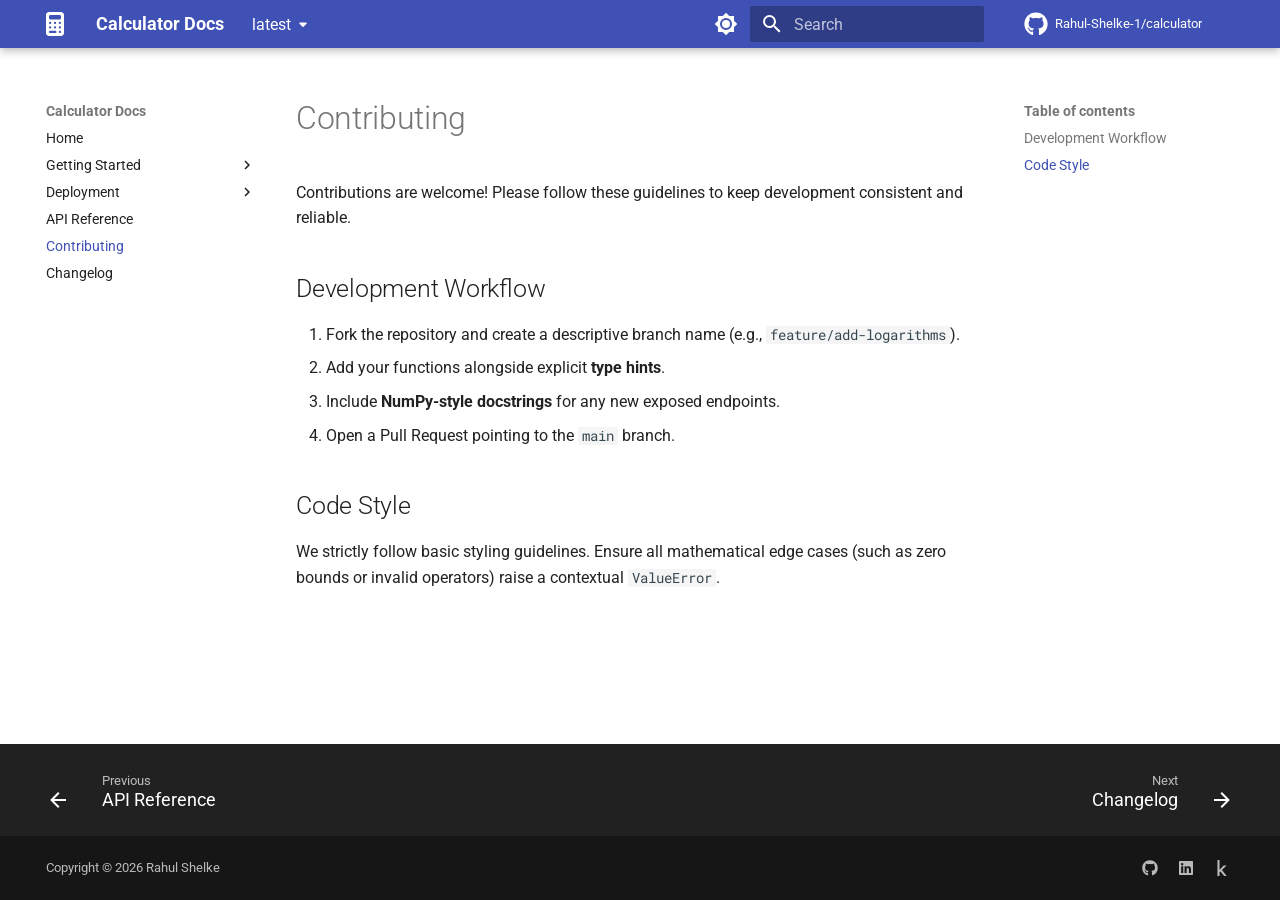
<file: latest/contributing/index.html>
<!doctype html>
<html lang="en" class="no-js">
  <head>
    
      <meta charset="utf-8">
      <meta name="viewport" content="width=device-width,initial-scale=1">
      
        <meta name="description" content="A lightweight Python calculator package providing basic arithmetic operations.">
      
      
      
        <link rel="canonical" href="https://Rahul-Shelke-1.github.io/calculator/latest/contributing/">
      
      
        <link rel="prev" href="../api/reference/">
      
      
        <link rel="next" href="../changelog/">
      
      
        
      
      
      <link rel="icon" href="../assets/images/favicon.png">
      <meta name="generator" content="mkdocs-1.6.1, mkdocs-material-9.7.7">
    
    
      
        <title>Contributing - Calculator Docs</title>
      
    
    
      <link rel="stylesheet" href="../assets/stylesheets/main.ec1eaa64.min.css">
      
        
        <link rel="stylesheet" href="../assets/stylesheets/palette.ab4e12ef.min.css">
      
      


    
    
      
    
    
      
        
        
        <link rel="preconnect" href="https://fonts.gstatic.com" crossorigin>
        <link rel="stylesheet" href="https://fonts.googleapis.com/css?family=Roboto:300,300i,400,400i,700,700i%7CRoboto+Mono:400,400i,700,700i&display=fallback">
        <style>:root{--md-text-font:"Roboto";--md-code-font:"Roboto Mono"}</style>
      
    
    
      <link rel="stylesheet" href="../assets/_mkdocstrings.css">
    
    <script>__md_scope=new URL("..",location),__md_hash=e=>[...e].reduce(((e,_)=>(e<<5)-e+_.charCodeAt(0)),0),__md_get=(e,_=localStorage,t=__md_scope)=>JSON.parse(_.getItem(t.pathname+"."+e)),__md_set=(e,_,t=localStorage,a=__md_scope)=>{try{t.setItem(a.pathname+"."+e,JSON.stringify(_))}catch(e){}}</script>
    
      

    
    
  </head>
  
  
    
    
      
    
    
    
    
    <body dir="ltr" data-md-color-scheme="default" data-md-color-primary="indigo" data-md-color-accent="indigo">
  
    
    <input class="md-toggle" data-md-toggle="drawer" type="checkbox" id="__drawer" autocomplete="off">
    <input class="md-toggle" data-md-toggle="search" type="checkbox" id="__search" autocomplete="off">
    <label class="md-overlay" for="__drawer"></label>
    <div data-md-component="skip">
      
        
        <a href="#contributing" class="md-skip">
          Skip to content
        </a>
      
    </div>
    <div data-md-component="announce">
      
    </div>
    
      <div data-md-color-scheme="default" data-md-component="outdated" hidden>
        
      </div>
    
    
      

  

<header class="md-header md-header--shadow" data-md-component="header">
  <nav class="md-header__inner md-grid" aria-label="Header">
    <a href=".." title="Calculator Docs" class="md-header__button md-logo" aria-label="Calculator Docs" data-md-component="logo">
      
  
  <svg xmlns="http://www.w3.org/2000/svg" viewBox="0 0 384 512"><!--! Font Awesome Free 7.1.0 by @fontawesome - https://fontawesome.com License - https://fontawesome.com/license/free (Icons: CC BY 4.0, Fonts: SIL OFL 1.1, Code: MIT License) Copyright 2025 Fonticons, Inc.--><path d="M64 0C28.7 0 0 28.7 0 64v384c0 35.3 28.7 64 64 64h256c35.3 0 64-28.7 64-64V64c0-35.3-28.7-64-64-64zm32 64h192c17.7 0 32 14.3 32 32v32c0 17.7-14.3 32-32 32H96c-17.7 0-32-14.3-32-32V96c0-17.7 14.3-32 32-32m16 168a24 24 0 1 1-48 0 24 24 0 1 1 48 0m80 24a24 24 0 1 1 0-48 24 24 0 1 1 0 48m128-24a24 24 0 1 1-48 0 24 24 0 1 1 48 0M88 352a24 24 0 1 1 0-48 24 24 0 1 1 0 48m128-24a24 24 0 1 1-48 0 24 24 0 1 1 48 0m80 24a24 24 0 1 1 0-48 24 24 0 1 1 0 48M64 424c0-13.3 10.7-24 24-24h112c13.3 0 24 10.7 24 24s-10.7 24-24 24H88c-13.3 0-24-10.7-24-24m232-24c13.3 0 24 10.7 24 24s-10.7 24-24 24-24-10.7-24-24 10.7-24 24-24"/></svg>

    </a>
    <label class="md-header__button md-icon" for="__drawer">
      
      <svg xmlns="http://www.w3.org/2000/svg" viewBox="0 0 24 24"><path d="M3 6h18v2H3zm0 5h18v2H3zm0 5h18v2H3z"/></svg>
    </label>
    <div class="md-header__title" data-md-component="header-title">
      <div class="md-header__ellipsis">
        <div class="md-header__topic">
          <span class="md-ellipsis">
            Calculator Docs
          </span>
        </div>
        <div class="md-header__topic" data-md-component="header-topic">
          <span class="md-ellipsis">
            
              Contributing
            
          </span>
        </div>
      </div>
    </div>
    
      
        <form class="md-header__option" data-md-component="palette">
  
    
    
    
    <input class="md-option" data-md-color-media="(prefers-color-scheme: light)" data-md-color-scheme="default" data-md-color-primary="indigo" data-md-color-accent="indigo"  aria-label="Switch to dark mode"  type="radio" name="__palette" id="__palette_0">
    
      <label class="md-header__button md-icon" title="Switch to dark mode" for="__palette_1" hidden>
        <svg xmlns="http://www.w3.org/2000/svg" viewBox="0 0 24 24"><path d="M12 8a4 4 0 0 0-4 4 4 4 0 0 0 4 4 4 4 0 0 0 4-4 4 4 0 0 0-4-4m0 10a6 6 0 0 1-6-6 6 6 0 0 1 6-6 6 6 0 0 1 6 6 6 6 0 0 1-6 6m8-9.31V4h-4.69L12 .69 8.69 4H4v4.69L.69 12 4 15.31V20h4.69L12 23.31 15.31 20H20v-4.69L23.31 12z"/></svg>
      </label>
    
  
    
    
    
    <input class="md-option" data-md-color-media="(prefers-color-scheme: dark)" data-md-color-scheme="slate" data-md-color-primary="indigo" data-md-color-accent="indigo"  aria-label="Switch to light mode"  type="radio" name="__palette" id="__palette_1">
    
      <label class="md-header__button md-icon" title="Switch to light mode" for="__palette_0" hidden>
        <svg xmlns="http://www.w3.org/2000/svg" viewBox="0 0 24 24"><path d="M12 18c-.89 0-1.74-.2-2.5-.55C11.56 16.5 13 14.42 13 12s-1.44-4.5-3.5-5.45C10.26 6.2 11.11 6 12 6a6 6 0 0 1 6 6 6 6 0 0 1-6 6m8-9.31V4h-4.69L12 .69 8.69 4H4v4.69L.69 12 4 15.31V20h4.69L12 23.31 15.31 20H20v-4.69L23.31 12z"/></svg>
      </label>
    
  
</form>
      
    
    
      <script>var palette=__md_get("__palette");if(palette&&palette.color){if("(prefers-color-scheme)"===palette.color.media){var media=matchMedia("(prefers-color-scheme: light)"),input=document.querySelector(media.matches?"[data-md-color-media='(prefers-color-scheme: light)']":"[data-md-color-media='(prefers-color-scheme: dark)']");palette.color.media=input.getAttribute("data-md-color-media"),palette.color.scheme=input.getAttribute("data-md-color-scheme"),palette.color.primary=input.getAttribute("data-md-color-primary"),palette.color.accent=input.getAttribute("data-md-color-accent")}for(var[key,value]of Object.entries(palette.color))document.body.setAttribute("data-md-color-"+key,value)}</script>
    
    
    
      
      
        <label class="md-header__button md-icon" for="__search">
          
          <svg xmlns="http://www.w3.org/2000/svg" viewBox="0 0 24 24"><path d="M9.5 3A6.5 6.5 0 0 1 16 9.5c0 1.61-.59 3.09-1.56 4.23l.27.27h.79l5 5-1.5 1.5-5-5v-.79l-.27-.27A6.52 6.52 0 0 1 9.5 16 6.5 6.5 0 0 1 3 9.5 6.5 6.5 0 0 1 9.5 3m0 2C7 5 5 7 5 9.5S7 14 9.5 14 14 12 14 9.5 12 5 9.5 5"/></svg>
        </label>
        <div class="md-search" data-md-component="search" role="dialog">
  <label class="md-search__overlay" for="__search"></label>
  <div class="md-search__inner" role="search">
    <form class="md-search__form" name="search">
      <input type="text" class="md-search__input" name="query" aria-label="Search" placeholder="Search" autocapitalize="off" autocorrect="off" autocomplete="off" spellcheck="false" data-md-component="search-query" required>
      <label class="md-search__icon md-icon" for="__search">
        
        <svg xmlns="http://www.w3.org/2000/svg" viewBox="0 0 24 24"><path d="M9.5 3A6.5 6.5 0 0 1 16 9.5c0 1.61-.59 3.09-1.56 4.23l.27.27h.79l5 5-1.5 1.5-5-5v-.79l-.27-.27A6.52 6.52 0 0 1 9.5 16 6.5 6.5 0 0 1 3 9.5 6.5 6.5 0 0 1 9.5 3m0 2C7 5 5 7 5 9.5S7 14 9.5 14 14 12 14 9.5 12 5 9.5 5"/></svg>
        
        <svg xmlns="http://www.w3.org/2000/svg" viewBox="0 0 24 24"><path d="M20 11v2H8l5.5 5.5-1.42 1.42L4.16 12l7.92-7.92L13.5 5.5 8 11z"/></svg>
      </label>
      <nav class="md-search__options" aria-label="Search">
        
          <a href="javascript:void(0)" class="md-search__icon md-icon" title="Share" aria-label="Share" data-clipboard data-clipboard-text="" data-md-component="search-share" tabindex="-1">
            
            <svg xmlns="http://www.w3.org/2000/svg" viewBox="0 0 24 24"><path d="M18 16.08c-.76 0-1.44.3-1.96.77L8.91 12.7c.05-.23.09-.46.09-.7s-.04-.47-.09-.7l7.05-4.11c.54.5 1.25.81 2.04.81a3 3 0 0 0 3-3 3 3 0 0 0-3-3 3 3 0 0 0-3 3c0 .24.04.47.09.7L8.04 9.81C7.5 9.31 6.79 9 6 9a3 3 0 0 0-3 3 3 3 0 0 0 3 3c.79 0 1.5-.31 2.04-.81l7.12 4.15c-.05.21-.08.43-.08.66 0 1.61 1.31 2.91 2.92 2.91s2.92-1.3 2.92-2.91A2.92 2.92 0 0 0 18 16.08"/></svg>
          </a>
        
        <button type="reset" class="md-search__icon md-icon" title="Clear" aria-label="Clear" tabindex="-1">
          
          <svg xmlns="http://www.w3.org/2000/svg" viewBox="0 0 24 24"><path d="M19 6.41 17.59 5 12 10.59 6.41 5 5 6.41 10.59 12 5 17.59 6.41 19 12 13.41 17.59 19 19 17.59 13.41 12z"/></svg>
        </button>
      </nav>
      
        <div class="md-search__suggest" data-md-component="search-suggest"></div>
      
    </form>
    <div class="md-search__output">
      <div class="md-search__scrollwrap" tabindex="0" data-md-scrollfix>
        <div class="md-search-result" data-md-component="search-result">
          <div class="md-search-result__meta">
            Initializing search
          </div>
          <ol class="md-search-result__list" role="presentation"></ol>
        </div>
      </div>
    </div>
  </div>
</div>
      
    
    
      <div class="md-header__source">
        <a href="https://github.com/Rahul-Shelke-1/calculator" title="Go to repository" class="md-source" data-md-component="source">
  <div class="md-source__icon md-icon">
    
    <svg xmlns="http://www.w3.org/2000/svg" viewBox="0 0 512 512"><!--! Font Awesome Free 7.1.0 by @fontawesome - https://fontawesome.com License - https://fontawesome.com/license/free (Icons: CC BY 4.0, Fonts: SIL OFL 1.1, Code: MIT License) Copyright 2025 Fonticons, Inc.--><path d="M173.9 397.4c0 2-2.3 3.6-5.2 3.6-3.3.3-5.6-1.3-5.6-3.6 0-2 2.3-3.6 5.2-3.6 3-.3 5.6 1.3 5.6 3.6m-31.1-4.5c-.7 2 1.3 4.3 4.3 4.9 2.6 1 5.6 0 6.2-2s-1.3-4.3-4.3-5.2c-2.6-.7-5.5.3-6.2 2.3m44.2-1.7c-2.9.7-4.9 2.6-4.6 4.9.3 2 2.9 3.3 5.9 2.6 2.9-.7 4.9-2.6 4.6-4.6-.3-1.9-3-3.2-5.9-2.9M252.8 8C114.1 8 8 113.3 8 252c0 110.9 69.8 205.8 169.5 239.2 12.8 2.3 17.3-5.6 17.3-12.1 0-6.2-.3-40.4-.3-61.4 0 0-70 15-84.7-29.8 0 0-11.4-29.1-27.8-36.6 0 0-22.9-15.7 1.6-15.4 0 0 24.9 2 38.6 25.8 21.9 38.6 58.6 27.5 72.9 20.9 2.3-16 8.8-27.1 16-33.7-55.9-6.2-112.3-14.3-112.3-110.5 0-27.5 7.6-41.3 23.6-58.9-2.6-6.5-11.1-33.3 2.6-67.9 20.9-6.5 69 27 69 27 20-5.6 41.5-8.5 62.8-8.5s42.8 2.9 62.8 8.5c0 0 48.1-33.6 69-27 13.7 34.7 5.2 61.4 2.6 67.9 16 17.7 25.8 31.5 25.8 58.9 0 96.5-58.9 104.2-114.8 110.5 9.2 7.9 17 22.9 17 46.4 0 33.7-.3 75.4-.3 83.6 0 6.5 4.6 14.4 17.3 12.1C436.2 457.8 504 362.9 504 252 504 113.3 391.5 8 252.8 8M105.2 352.9c-1.3 1-1 3.3.7 5.2 1.6 1.6 3.9 2.3 5.2 1 1.3-1 1-3.3-.7-5.2-1.6-1.6-3.9-2.3-5.2-1m-10.8-8.1c-.7 1.3.3 2.9 2.3 3.9 1.6 1 3.6.7 4.3-.7.7-1.3-.3-2.9-2.3-3.9-2-.6-3.6-.3-4.3.7m32.4 35.6c-1.6 1.3-1 4.3 1.3 6.2 2.3 2.3 5.2 2.6 6.5 1 1.3-1.3.7-4.3-1.3-6.2-2.2-2.3-5.2-2.6-6.5-1m-11.4-14.7c-1.6 1-1.6 3.6 0 5.9s4.3 3.3 5.6 2.3c1.6-1.3 1.6-3.9 0-6.2-1.4-2.3-4-3.3-5.6-2"/></svg>
  </div>
  <div class="md-source__repository">
    Rahul-Shelke-1/calculator
  </div>
</a>
      </div>
    
  </nav>
  
</header>
    
    <div class="md-container" data-md-component="container">
      
      
        
          
        
      
      <main class="md-main" data-md-component="main">
        <div class="md-main__inner md-grid">
          
            
              
              <div class="md-sidebar md-sidebar--primary" data-md-component="sidebar" data-md-type="navigation" >
                <div class="md-sidebar__scrollwrap">
                  <div class="md-sidebar__inner">
                    



<nav class="md-nav md-nav--primary" aria-label="Navigation" data-md-level="0">
  <label class="md-nav__title" for="__drawer">
    <a href=".." title="Calculator Docs" class="md-nav__button md-logo" aria-label="Calculator Docs" data-md-component="logo">
      
  
  <svg xmlns="http://www.w3.org/2000/svg" viewBox="0 0 384 512"><!--! Font Awesome Free 7.1.0 by @fontawesome - https://fontawesome.com License - https://fontawesome.com/license/free (Icons: CC BY 4.0, Fonts: SIL OFL 1.1, Code: MIT License) Copyright 2025 Fonticons, Inc.--><path d="M64 0C28.7 0 0 28.7 0 64v384c0 35.3 28.7 64 64 64h256c35.3 0 64-28.7 64-64V64c0-35.3-28.7-64-64-64zm32 64h192c17.7 0 32 14.3 32 32v32c0 17.7-14.3 32-32 32H96c-17.7 0-32-14.3-32-32V96c0-17.7 14.3-32 32-32m16 168a24 24 0 1 1-48 0 24 24 0 1 1 48 0m80 24a24 24 0 1 1 0-48 24 24 0 1 1 0 48m128-24a24 24 0 1 1-48 0 24 24 0 1 1 48 0M88 352a24 24 0 1 1 0-48 24 24 0 1 1 0 48m128-24a24 24 0 1 1-48 0 24 24 0 1 1 48 0m80 24a24 24 0 1 1 0-48 24 24 0 1 1 0 48M64 424c0-13.3 10.7-24 24-24h112c13.3 0 24 10.7 24 24s-10.7 24-24 24H88c-13.3 0-24-10.7-24-24m232-24c13.3 0 24 10.7 24 24s-10.7 24-24 24-24-10.7-24-24 10.7-24 24-24"/></svg>

    </a>
    Calculator Docs
  </label>
  
    <div class="md-nav__source">
      <a href="https://github.com/Rahul-Shelke-1/calculator" title="Go to repository" class="md-source" data-md-component="source">
  <div class="md-source__icon md-icon">
    
    <svg xmlns="http://www.w3.org/2000/svg" viewBox="0 0 512 512"><!--! Font Awesome Free 7.1.0 by @fontawesome - https://fontawesome.com License - https://fontawesome.com/license/free (Icons: CC BY 4.0, Fonts: SIL OFL 1.1, Code: MIT License) Copyright 2025 Fonticons, Inc.--><path d="M173.9 397.4c0 2-2.3 3.6-5.2 3.6-3.3.3-5.6-1.3-5.6-3.6 0-2 2.3-3.6 5.2-3.6 3-.3 5.6 1.3 5.6 3.6m-31.1-4.5c-.7 2 1.3 4.3 4.3 4.9 2.6 1 5.6 0 6.2-2s-1.3-4.3-4.3-5.2c-2.6-.7-5.5.3-6.2 2.3m44.2-1.7c-2.9.7-4.9 2.6-4.6 4.9.3 2 2.9 3.3 5.9 2.6 2.9-.7 4.9-2.6 4.6-4.6-.3-1.9-3-3.2-5.9-2.9M252.8 8C114.1 8 8 113.3 8 252c0 110.9 69.8 205.8 169.5 239.2 12.8 2.3 17.3-5.6 17.3-12.1 0-6.2-.3-40.4-.3-61.4 0 0-70 15-84.7-29.8 0 0-11.4-29.1-27.8-36.6 0 0-22.9-15.7 1.6-15.4 0 0 24.9 2 38.6 25.8 21.9 38.6 58.6 27.5 72.9 20.9 2.3-16 8.8-27.1 16-33.7-55.9-6.2-112.3-14.3-112.3-110.5 0-27.5 7.6-41.3 23.6-58.9-2.6-6.5-11.1-33.3 2.6-67.9 20.9-6.5 69 27 69 27 20-5.6 41.5-8.5 62.8-8.5s42.8 2.9 62.8 8.5c0 0 48.1-33.6 69-27 13.7 34.7 5.2 61.4 2.6 67.9 16 17.7 25.8 31.5 25.8 58.9 0 96.5-58.9 104.2-114.8 110.5 9.2 7.9 17 22.9 17 46.4 0 33.7-.3 75.4-.3 83.6 0 6.5 4.6 14.4 17.3 12.1C436.2 457.8 504 362.9 504 252 504 113.3 391.5 8 252.8 8M105.2 352.9c-1.3 1-1 3.3.7 5.2 1.6 1.6 3.9 2.3 5.2 1 1.3-1 1-3.3-.7-5.2-1.6-1.6-3.9-2.3-5.2-1m-10.8-8.1c-.7 1.3.3 2.9 2.3 3.9 1.6 1 3.6.7 4.3-.7.7-1.3-.3-2.9-2.3-3.9-2-.6-3.6-.3-4.3.7m32.4 35.6c-1.6 1.3-1 4.3 1.3 6.2 2.3 2.3 5.2 2.6 6.5 1 1.3-1.3.7-4.3-1.3-6.2-2.2-2.3-5.2-2.6-6.5-1m-11.4-14.7c-1.6 1-1.6 3.6 0 5.9s4.3 3.3 5.6 2.3c1.6-1.3 1.6-3.9 0-6.2-1.4-2.3-4-3.3-5.6-2"/></svg>
  </div>
  <div class="md-source__repository">
    Rahul-Shelke-1/calculator
  </div>
</a>
    </div>
  
  <ul class="md-nav__list" data-md-scrollfix>
    
      
      
  
  
  
  
    <li class="md-nav__item">
      <a href=".." class="md-nav__link">
        
  
  
  <span class="md-ellipsis">
    
  
    Home
  

    
  </span>
  
  

      </a>
    </li>
  

    
      
      
  
  
  
  
    
    
      
        
      
        
      
    
    
    
    
    <li class="md-nav__item md-nav__item--nested">
      
        
        
        <input class="md-nav__toggle md-toggle " type="checkbox" id="__nav_2" >
        
          
          <label class="md-nav__link" for="__nav_2" id="__nav_2_label" tabindex="0">
            
  
  
  <span class="md-ellipsis">
    
  
    Getting Started
  

    
  </span>
  
  

            <span class="md-nav__icon md-icon"></span>
          </label>
        
        <nav class="md-nav" data-md-level="1" aria-labelledby="__nav_2_label" aria-expanded="false">
          <label class="md-nav__title" for="__nav_2">
            <span class="md-nav__icon md-icon"></span>
            
  
    Getting Started
  

          </label>
          <ul class="md-nav__list" data-md-scrollfix>
            
              
                
  
  
  
  
    <li class="md-nav__item">
      <a href="../getting_started/installation/" class="md-nav__link">
        
  
  
  <span class="md-ellipsis">
    
  
    Installation
  

    
  </span>
  
  

      </a>
    </li>
  

              
            
              
                
  
  
  
  
    <li class="md-nav__item">
      <a href="../getting_started/quickstart/" class="md-nav__link">
        
  
  
  <span class="md-ellipsis">
    
  
    Quickstart
  

    
  </span>
  
  

      </a>
    </li>
  

              
            
          </ul>
        </nav>
      
    </li>
  

    
      
      
  
  
  
  
    
    
      
        
      
    
    
    
    
    <li class="md-nav__item md-nav__item--nested">
      
        
        
        <input class="md-nav__toggle md-toggle " type="checkbox" id="__nav_3" >
        
          
          <label class="md-nav__link" for="__nav_3" id="__nav_3_label" tabindex="0">
            
  
  
  <span class="md-ellipsis">
    
  
    Deployment
  

    
  </span>
  
  

            <span class="md-nav__icon md-icon"></span>
          </label>
        
        <nav class="md-nav" data-md-level="1" aria-labelledby="__nav_3_label" aria-expanded="false">
          <label class="md-nav__title" for="__nav_3">
            <span class="md-nav__icon md-icon"></span>
            
  
    Deployment
  

          </label>
          <ul class="md-nav__list" data-md-scrollfix>
            
              
                
  
  
  
  
    <li class="md-nav__item">
      <a href="../deployment/cloudflare-pages/" class="md-nav__link">
        
  
  
  <span class="md-ellipsis">
    
  
    Cloudflare Pages Deployment
  

    
  </span>
  
  

      </a>
    </li>
  

              
            
          </ul>
        </nav>
      
    </li>
  

    
      
      
  
  
  
  
    <li class="md-nav__item">
      <a href="../api/reference/" class="md-nav__link">
        
  
  
  <span class="md-ellipsis">
    
  
    API Reference
  

    
  </span>
  
  

      </a>
    </li>
  

    
      
      
  
  
    
  
  
  
    <li class="md-nav__item md-nav__item--active">
      
      <input class="md-nav__toggle md-toggle" type="checkbox" id="__toc">
      
      
        
      
      
        <label class="md-nav__link md-nav__link--active" for="__toc">
          
  
  
  <span class="md-ellipsis">
    
  
    Contributing
  

    
  </span>
  
  

          <span class="md-nav__icon md-icon"></span>
        </label>
      
      <a href="./" class="md-nav__link md-nav__link--active">
        
  
  
  <span class="md-ellipsis">
    
  
    Contributing
  

    
  </span>
  
  

      </a>
      
        

<nav class="md-nav md-nav--secondary" aria-label="Table of contents">
  
  
  
    
  
  
    <label class="md-nav__title" for="__toc">
      <span class="md-nav__icon md-icon"></span>
      Table of contents
    </label>
    <ul class="md-nav__list" data-md-component="toc" data-md-scrollfix>
      
        <li class="md-nav__item">
  <a href="#development-workflow" class="md-nav__link">
    <span class="md-ellipsis">
      
        Development Workflow
      
    </span>
  </a>
  
</li>
      
        <li class="md-nav__item">
  <a href="#code-style" class="md-nav__link">
    <span class="md-ellipsis">
      
        Code Style
      
    </span>
  </a>
  
</li>
      
    </ul>
  
</nav>
      
    </li>
  

    
      
      
  
  
  
  
    <li class="md-nav__item">
      <a href="../changelog/" class="md-nav__link">
        
  
  
  <span class="md-ellipsis">
    
  
    Changelog
  

    
  </span>
  
  

      </a>
    </li>
  

    
  </ul>
</nav>
                  </div>
                </div>
              </div>
            
            
              
              <div class="md-sidebar md-sidebar--secondary" data-md-component="sidebar" data-md-type="toc" >
                <div class="md-sidebar__scrollwrap">
                  <div class="md-sidebar__inner">
                    

<nav class="md-nav md-nav--secondary" aria-label="Table of contents">
  
  
  
    
  
  
    <label class="md-nav__title" for="__toc">
      <span class="md-nav__icon md-icon"></span>
      Table of contents
    </label>
    <ul class="md-nav__list" data-md-component="toc" data-md-scrollfix>
      
        <li class="md-nav__item">
  <a href="#development-workflow" class="md-nav__link">
    <span class="md-ellipsis">
      
        Development Workflow
      
    </span>
  </a>
  
</li>
      
        <li class="md-nav__item">
  <a href="#code-style" class="md-nav__link">
    <span class="md-ellipsis">
      
        Code Style
      
    </span>
  </a>
  
</li>
      
    </ul>
  
</nav>
                  </div>
                </div>
              </div>
            
          
          
            <div class="md-content" data-md-component="content">
              
              <article class="md-content__inner md-typeset">
                
                  


  
  


<h1 id="contributing">Contributing<a class="headerlink" href="#contributing" title="Permanent link">&para;</a></h1>
<p>Contributions are welcome! Please follow these guidelines to keep development consistent and reliable.</p>
<h2 id="development-workflow">Development Workflow<a class="headerlink" href="#development-workflow" title="Permanent link">&para;</a></h2>
<ol>
<li>Fork the repository and create a descriptive branch name (e.g., <code>feature/add-logarithms</code>).</li>
<li>Add your functions alongside explicit <strong>type hints</strong>.</li>
<li>Include <strong>NumPy-style docstrings</strong> for any new exposed endpoints.</li>
<li>Open a Pull Request pointing to the <code>main</code> branch.</li>
</ol>
<h2 id="code-style">Code Style<a class="headerlink" href="#code-style" title="Permanent link">&para;</a></h2>
<p>We strictly follow basic styling guidelines. Ensure all mathematical edge cases (such as zero bounds or invalid operators) raise a contextual <code>ValueError</code>.</p>












                
              </article>
            </div>
          
          
  <script>var tabs=__md_get("__tabs");if(Array.isArray(tabs))e:for(var set of document.querySelectorAll(".tabbed-set")){var labels=set.querySelector(".tabbed-labels");for(var tab of tabs)for(var label of labels.getElementsByTagName("label"))if(label.innerText.trim()===tab){var input=document.getElementById(label.htmlFor);input.checked=!0;continue e}}</script>

<script>var target=document.getElementById(location.hash.slice(1));target&&target.name&&(target.checked=target.name.startsWith("__tabbed_"))</script>
        </div>
        
          <button type="button" class="md-top md-icon" data-md-component="top" hidden>
  
  <svg xmlns="http://www.w3.org/2000/svg" viewBox="0 0 24 24"><path d="M13 20h-2V8l-5.5 5.5-1.42-1.42L12 4.16l7.92 7.92-1.42 1.42L13 8z"/></svg>
  Back to top
</button>
        
      </main>
      
        <footer class="md-footer">
  
    
      
      <nav class="md-footer__inner md-grid" aria-label="Footer" >
        
          
          <a href="../api/reference/" class="md-footer__link md-footer__link--prev" aria-label="Previous: API Reference">
            <div class="md-footer__button md-icon">
              
              <svg xmlns="http://www.w3.org/2000/svg" viewBox="0 0 24 24"><path d="M20 11v2H8l5.5 5.5-1.42 1.42L4.16 12l7.92-7.92L13.5 5.5 8 11z"/></svg>
            </div>
            <div class="md-footer__title">
              <span class="md-footer__direction">
                Previous
              </span>
              <div class="md-ellipsis">
                API Reference
              </div>
            </div>
          </a>
        
        
          
          <a href="../changelog/" class="md-footer__link md-footer__link--next" aria-label="Next: Changelog">
            <div class="md-footer__title">
              <span class="md-footer__direction">
                Next
              </span>
              <div class="md-ellipsis">
                Changelog
              </div>
            </div>
            <div class="md-footer__button md-icon">
              
              <svg xmlns="http://www.w3.org/2000/svg" viewBox="0 0 24 24"><path d="M4 11v2h12l-5.5 5.5 1.42 1.42L19.84 12l-7.92-7.92L10.5 5.5 16 11z"/></svg>
            </div>
          </a>
        
      </nav>
    
  
  <div class="md-footer-meta md-typeset">
    <div class="md-footer-meta__inner md-grid">
      <div class="md-copyright">
  
    <div class="md-copyright__highlight">
      Copyright &copy; 2026 Rahul Shelke
    </div>
  
  
</div>
      
        
<div class="md-social">
  
    
    
    
    
    <a href="https://github.com/Rahul-Shelke-1" target="_blank" rel="noopener" title="GitHub" class="md-social__link">
      <svg xmlns="http://www.w3.org/2000/svg" viewBox="0 0 512 512"><!--! Font Awesome Free 7.1.0 by @fontawesome - https://fontawesome.com License - https://fontawesome.com/license/free (Icons: CC BY 4.0, Fonts: SIL OFL 1.1, Code: MIT License) Copyright 2025 Fonticons, Inc.--><path d="M173.9 397.4c0 2-2.3 3.6-5.2 3.6-3.3.3-5.6-1.3-5.6-3.6 0-2 2.3-3.6 5.2-3.6 3-.3 5.6 1.3 5.6 3.6m-31.1-4.5c-.7 2 1.3 4.3 4.3 4.9 2.6 1 5.6 0 6.2-2s-1.3-4.3-4.3-5.2c-2.6-.7-5.5.3-6.2 2.3m44.2-1.7c-2.9.7-4.9 2.6-4.6 4.9.3 2 2.9 3.3 5.9 2.6 2.9-.7 4.9-2.6 4.6-4.6-.3-1.9-3-3.2-5.9-2.9M252.8 8C114.1 8 8 113.3 8 252c0 110.9 69.8 205.8 169.5 239.2 12.8 2.3 17.3-5.6 17.3-12.1 0-6.2-.3-40.4-.3-61.4 0 0-70 15-84.7-29.8 0 0-11.4-29.1-27.8-36.6 0 0-22.9-15.7 1.6-15.4 0 0 24.9 2 38.6 25.8 21.9 38.6 58.6 27.5 72.9 20.9 2.3-16 8.8-27.1 16-33.7-55.9-6.2-112.3-14.3-112.3-110.5 0-27.5 7.6-41.3 23.6-58.9-2.6-6.5-11.1-33.3 2.6-67.9 20.9-6.5 69 27 69 27 20-5.6 41.5-8.5 62.8-8.5s42.8 2.9 62.8 8.5c0 0 48.1-33.6 69-27 13.7 34.7 5.2 61.4 2.6 67.9 16 17.7 25.8 31.5 25.8 58.9 0 96.5-58.9 104.2-114.8 110.5 9.2 7.9 17 22.9 17 46.4 0 33.7-.3 75.4-.3 83.6 0 6.5 4.6 14.4 17.3 12.1C436.2 457.8 504 362.9 504 252 504 113.3 391.5 8 252.8 8M105.2 352.9c-1.3 1-1 3.3.7 5.2 1.6 1.6 3.9 2.3 5.2 1 1.3-1 1-3.3-.7-5.2-1.6-1.6-3.9-2.3-5.2-1m-10.8-8.1c-.7 1.3.3 2.9 2.3 3.9 1.6 1 3.6.7 4.3-.7.7-1.3-.3-2.9-2.3-3.9-2-.6-3.6-.3-4.3.7m32.4 35.6c-1.6 1.3-1 4.3 1.3 6.2 2.3 2.3 5.2 2.6 6.5 1 1.3-1.3.7-4.3-1.3-6.2-2.2-2.3-5.2-2.6-6.5-1m-11.4-14.7c-1.6 1-1.6 3.6 0 5.9s4.3 3.3 5.6 2.3c1.6-1.3 1.6-3.9 0-6.2-1.4-2.3-4-3.3-5.6-2"/></svg>
    </a>
  
    
    
    
    
    <a href="https://www.linkedin.com/in/rahulshelke981/" target="_blank" rel="noopener" title="LinkedIn" class="md-social__link">
      <svg xmlns="http://www.w3.org/2000/svg" viewBox="0 0 448 512"><!--! Font Awesome Free 7.1.0 by @fontawesome - https://fontawesome.com License - https://fontawesome.com/license/free (Icons: CC BY 4.0, Fonts: SIL OFL 1.1, Code: MIT License) Copyright 2025 Fonticons, Inc.--><path d="M416 32H31.9C14.3 32 0 46.5 0 64.3v383.4C0 465.5 14.3 480 31.9 480H416c17.6 0 32-14.5 32-32.3V64.3c0-17.8-14.4-32.3-32-32.3M135.4 416H69V202.2h66.5V416zM102.2 96a38.5 38.5 0 1 1 0 77 38.5 38.5 0 1 1 0-77m282.1 320h-66.4V312c0-24.8-.5-56.7-34.5-56.7-34.6 0-39.9 27-39.9 54.9V416h-66.4V202.2h63.7v29.2h.9c8.9-16.8 30.6-34.5 62.9-34.5 67.2 0 79.7 44.3 79.7 101.9z"/></svg>
    </a>
  
    
    
    
    
    <a href="https://www.kaggle.com/rahulshelke98" target="_blank" rel="noopener" title="Kaggle" class="md-social__link">
      <svg xmlns="http://www.w3.org/2000/svg" viewBox="0 0 320 512"><!--! Font Awesome Free 7.1.0 by @fontawesome - https://fontawesome.com License - https://fontawesome.com/license/free (Icons: CC BY 4.0, Fonts: SIL OFL 1.1, Code: MIT License) Copyright 2025 Fonticons, Inc.--><path d="M304.2 501.5 158.4 320.3 298.2 185c2.6-2.7 1.7-10.5-5.3-10.5h-69.2c-3.5 0-7 1.8-10.5 5.3L80.9 313.5V7.5q0-7.5-7.5-7.5H21.5Q14 0 14 7.5v497q0 7.5 7.5 7.5h51.9q7.5 0 7.5-7.5v-109l30.8-29.3 110.5 140.6c3 3.5 6.5 5.3 10.5 5.3h66.9q5.25 0 6-3z"/></svg>
    </a>
  
</div>
      
    </div>
  </div>
</footer>
      
    </div>
    <div class="md-dialog" data-md-component="dialog">
      <div class="md-dialog__inner md-typeset"></div>
    </div>
    
    
    
      
      
      <script id="__config" type="application/json">{"annotate": null, "base": "..", "features": ["content.code.annotate", "content.code.copy", "content.tabs.link", "header.autohide", "announce.dismiss", "navigation.footer", "navigation.indexes", "navigation.tags", "navigation.top", "navigation.tracking", "navigation.instant", "search.highlight", "search.share", "search.suggest", "versioning"], "search": "../assets/javascripts/workers/search.2c215733.min.js", "tags": null, "translations": {"clipboard.copied": "Copied to clipboard", "clipboard.copy": "Copy to clipboard", "search.result.more.one": "1 more on this page", "search.result.more.other": "# more on this page", "search.result.none": "No matching documents", "search.result.one": "1 matching document", "search.result.other": "# matching documents", "search.result.placeholder": "Type to start searching", "search.result.term.missing": "Missing", "select.version": "Select version"}, "version": {"provider": "mike"}}</script>
    
    
      <script src="../assets/javascripts/bundle.d7400e89.min.js"></script>
      
    
  </body>
</html>
</file>
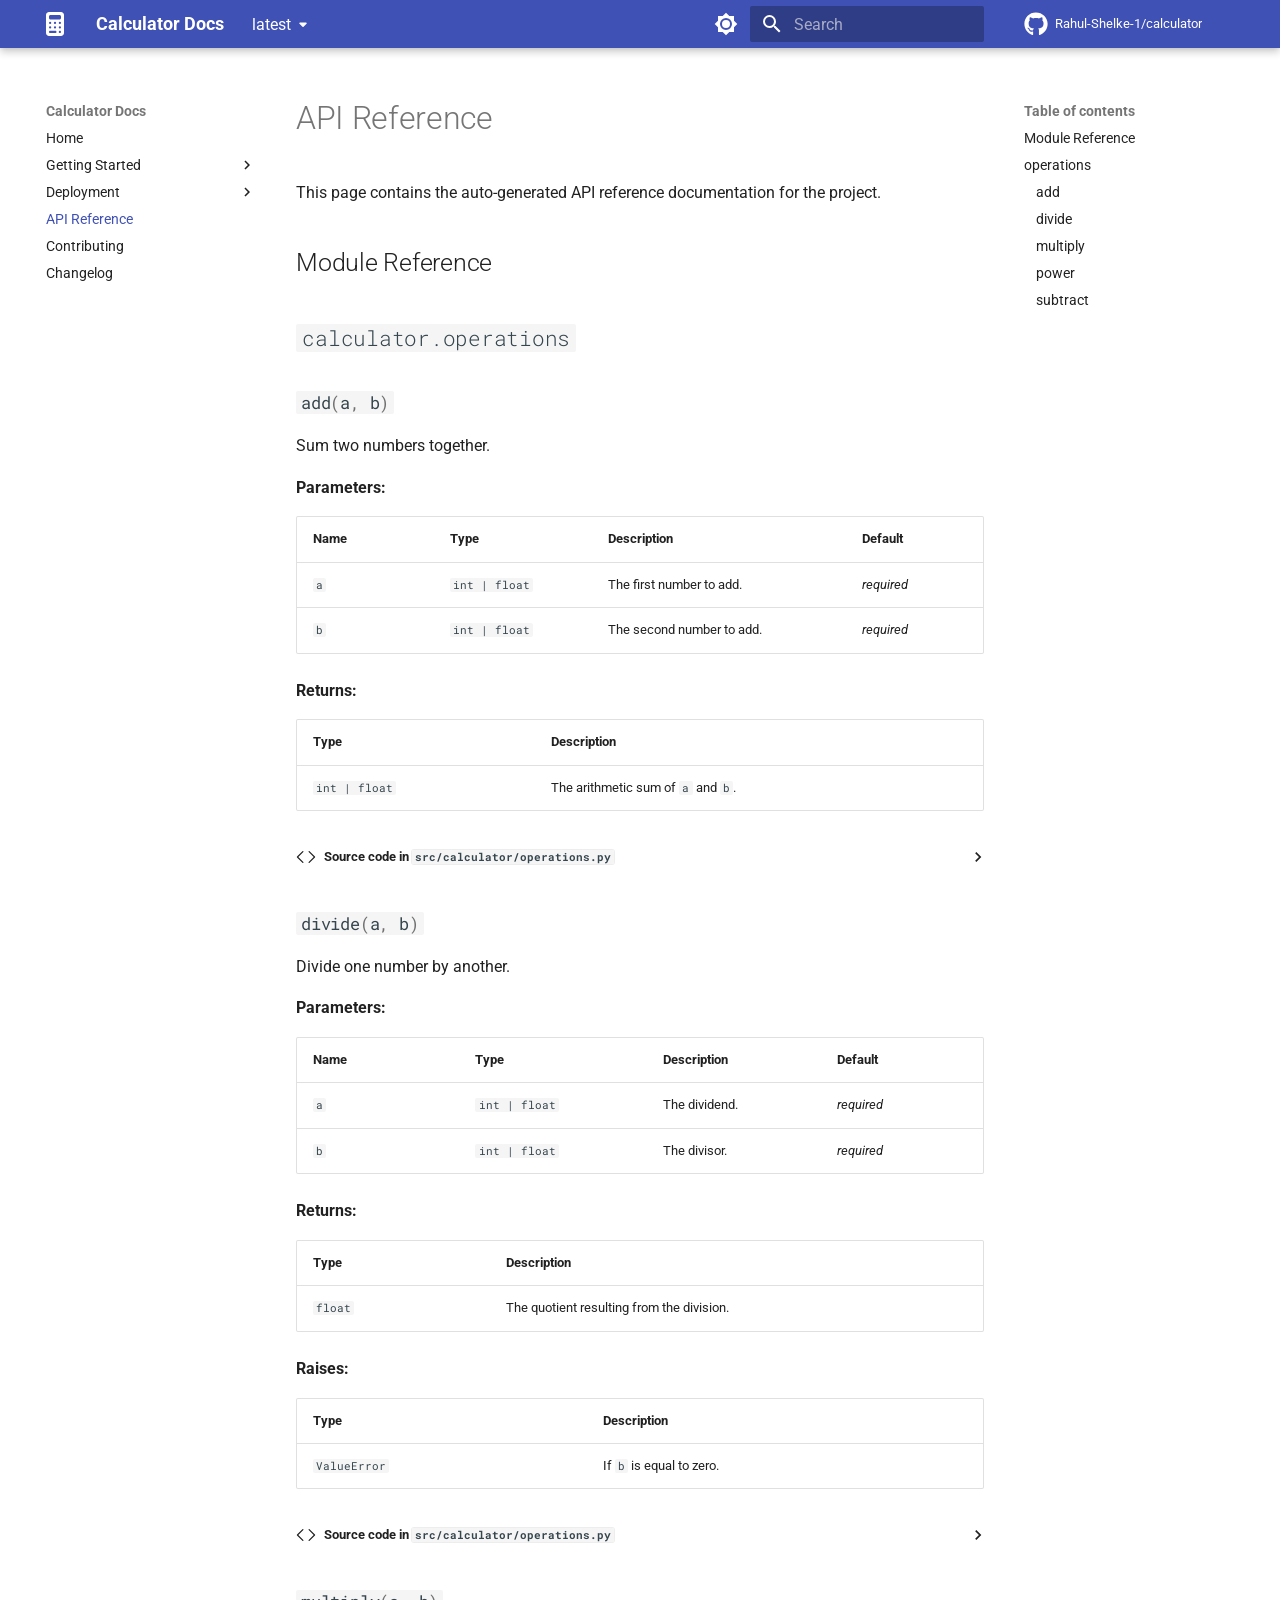
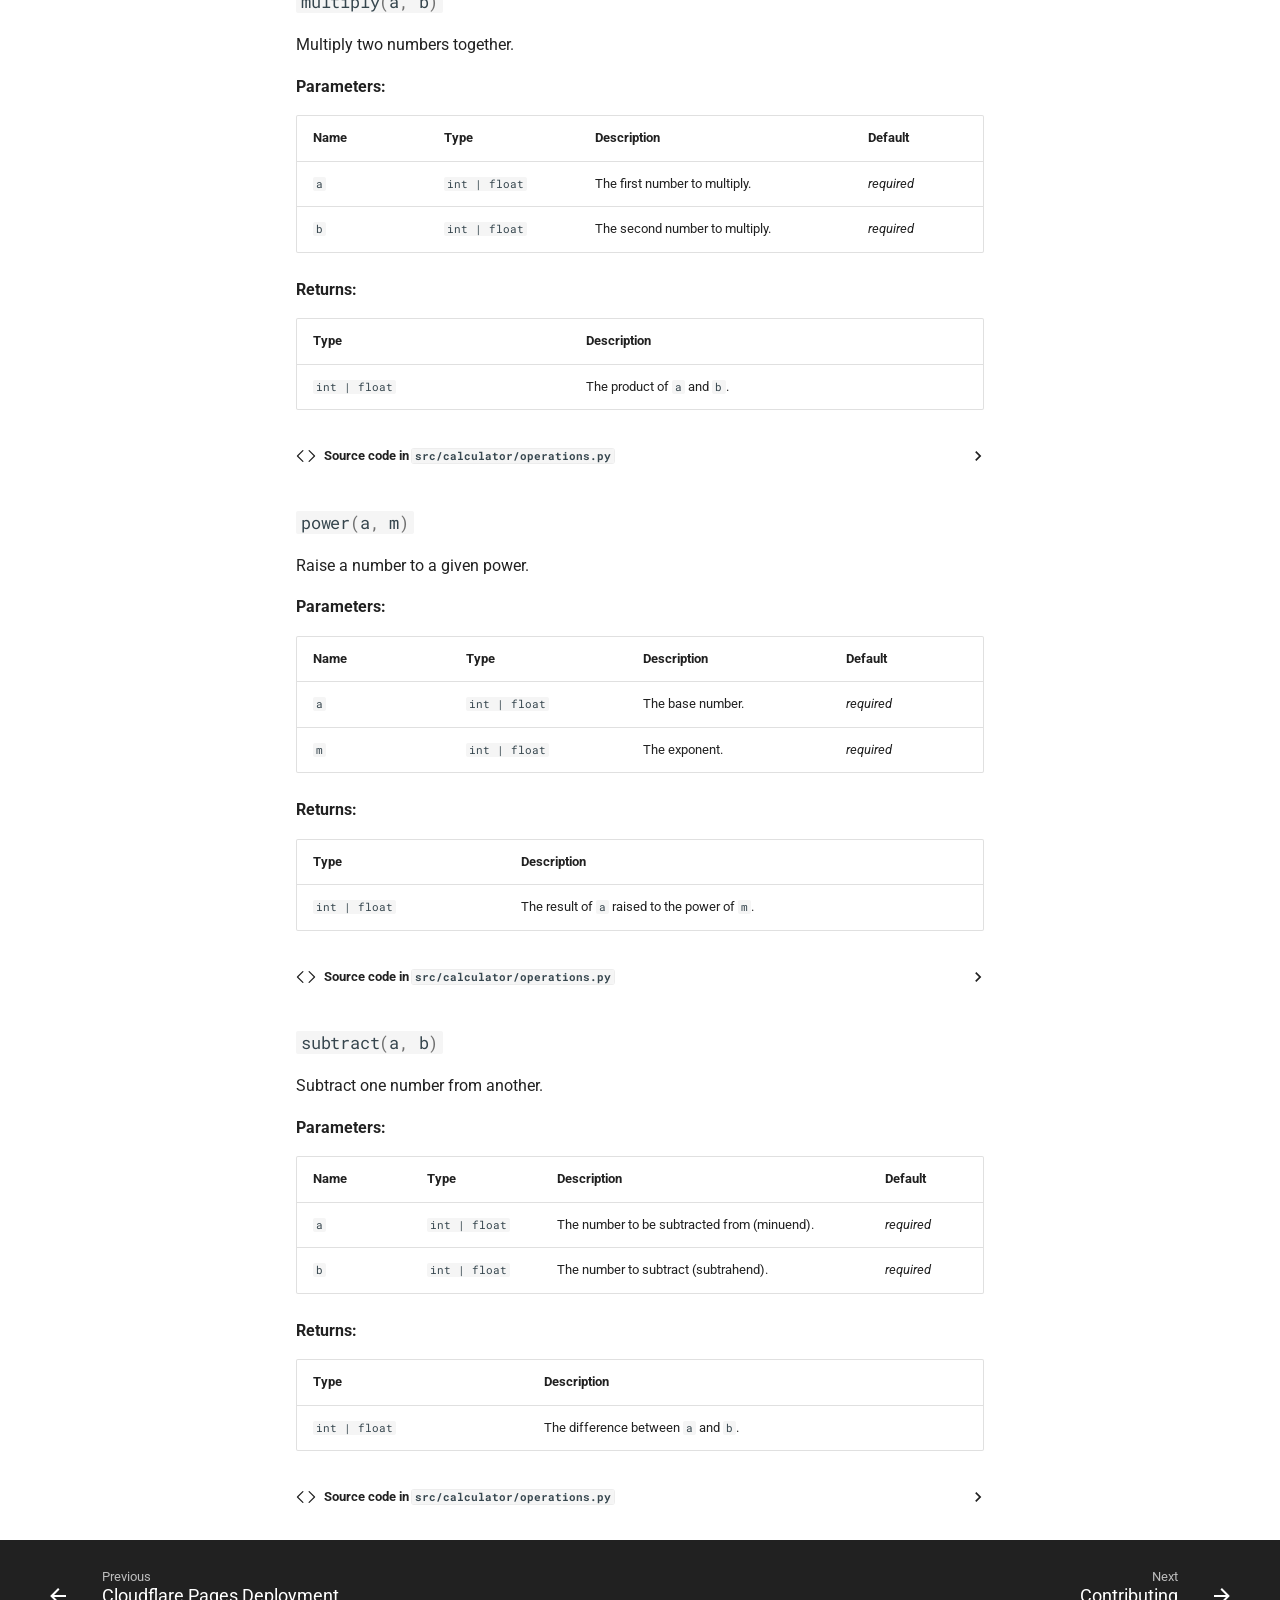
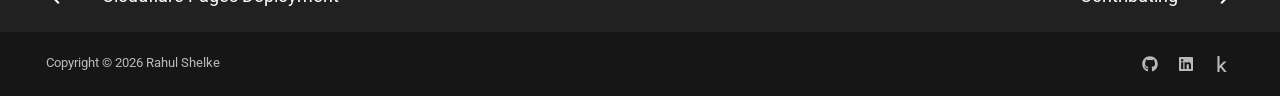
<file: latest/api/reference/index.html>
<!doctype html>
<html lang="en" class="no-js">
  <head>
    
      <meta charset="utf-8">
      <meta name="viewport" content="width=device-width,initial-scale=1">
      
        <meta name="description" content="A lightweight Python calculator package providing basic arithmetic operations.">
      
      
      
        <link rel="canonical" href="https://Rahul-Shelke-1.github.io/calculator/latest/api/reference/">
      
      
        <link rel="prev" href="../../deployment/cloudflare-pages/">
      
      
        <link rel="next" href="../../contributing/">
      
      
        
      
      
      <link rel="icon" href="../../assets/images/favicon.png">
      <meta name="generator" content="mkdocs-1.6.1, mkdocs-material-9.7.7">
    
    
      
        <title>API Reference - Calculator Docs</title>
      
    
    
      <link rel="stylesheet" href="../../assets/stylesheets/main.ec1eaa64.min.css">
      
        
        <link rel="stylesheet" href="../../assets/stylesheets/palette.ab4e12ef.min.css">
      
      


    
    
      
    
    
      
        
        
        <link rel="preconnect" href="https://fonts.gstatic.com" crossorigin>
        <link rel="stylesheet" href="https://fonts.googleapis.com/css?family=Roboto:300,300i,400,400i,700,700i%7CRoboto+Mono:400,400i,700,700i&display=fallback">
        <style>:root{--md-text-font:"Roboto";--md-code-font:"Roboto Mono"}</style>
      
    
    
      <link rel="stylesheet" href="../../assets/_mkdocstrings.css">
    
    <script>__md_scope=new URL("../..",location),__md_hash=e=>[...e].reduce(((e,_)=>(e<<5)-e+_.charCodeAt(0)),0),__md_get=(e,_=localStorage,t=__md_scope)=>JSON.parse(_.getItem(t.pathname+"."+e)),__md_set=(e,_,t=localStorage,a=__md_scope)=>{try{t.setItem(a.pathname+"."+e,JSON.stringify(_))}catch(e){}}</script>
    
      

    
    
  </head>
  
  
    
    
      
    
    
    
    
    <body dir="ltr" data-md-color-scheme="default" data-md-color-primary="indigo" data-md-color-accent="indigo">
  
    
    <input class="md-toggle" data-md-toggle="drawer" type="checkbox" id="__drawer" autocomplete="off">
    <input class="md-toggle" data-md-toggle="search" type="checkbox" id="__search" autocomplete="off">
    <label class="md-overlay" for="__drawer"></label>
    <div data-md-component="skip">
      
        
        <a href="#api-reference" class="md-skip">
          Skip to content
        </a>
      
    </div>
    <div data-md-component="announce">
      
    </div>
    
      <div data-md-color-scheme="default" data-md-component="outdated" hidden>
        
      </div>
    
    
      

  

<header class="md-header md-header--shadow" data-md-component="header">
  <nav class="md-header__inner md-grid" aria-label="Header">
    <a href="../.." title="Calculator Docs" class="md-header__button md-logo" aria-label="Calculator Docs" data-md-component="logo">
      
  
  <svg xmlns="http://www.w3.org/2000/svg" viewBox="0 0 384 512"><!--! Font Awesome Free 7.1.0 by @fontawesome - https://fontawesome.com License - https://fontawesome.com/license/free (Icons: CC BY 4.0, Fonts: SIL OFL 1.1, Code: MIT License) Copyright 2025 Fonticons, Inc.--><path d="M64 0C28.7 0 0 28.7 0 64v384c0 35.3 28.7 64 64 64h256c35.3 0 64-28.7 64-64V64c0-35.3-28.7-64-64-64zm32 64h192c17.7 0 32 14.3 32 32v32c0 17.7-14.3 32-32 32H96c-17.7 0-32-14.3-32-32V96c0-17.7 14.3-32 32-32m16 168a24 24 0 1 1-48 0 24 24 0 1 1 48 0m80 24a24 24 0 1 1 0-48 24 24 0 1 1 0 48m128-24a24 24 0 1 1-48 0 24 24 0 1 1 48 0M88 352a24 24 0 1 1 0-48 24 24 0 1 1 0 48m128-24a24 24 0 1 1-48 0 24 24 0 1 1 48 0m80 24a24 24 0 1 1 0-48 24 24 0 1 1 0 48M64 424c0-13.3 10.7-24 24-24h112c13.3 0 24 10.7 24 24s-10.7 24-24 24H88c-13.3 0-24-10.7-24-24m232-24c13.3 0 24 10.7 24 24s-10.7 24-24 24-24-10.7-24-24 10.7-24 24-24"/></svg>

    </a>
    <label class="md-header__button md-icon" for="__drawer">
      
      <svg xmlns="http://www.w3.org/2000/svg" viewBox="0 0 24 24"><path d="M3 6h18v2H3zm0 5h18v2H3zm0 5h18v2H3z"/></svg>
    </label>
    <div class="md-header__title" data-md-component="header-title">
      <div class="md-header__ellipsis">
        <div class="md-header__topic">
          <span class="md-ellipsis">
            Calculator Docs
          </span>
        </div>
        <div class="md-header__topic" data-md-component="header-topic">
          <span class="md-ellipsis">
            
              API Reference
            
          </span>
        </div>
      </div>
    </div>
    
      
        <form class="md-header__option" data-md-component="palette">
  
    
    
    
    <input class="md-option" data-md-color-media="(prefers-color-scheme: light)" data-md-color-scheme="default" data-md-color-primary="indigo" data-md-color-accent="indigo"  aria-label="Switch to dark mode"  type="radio" name="__palette" id="__palette_0">
    
      <label class="md-header__button md-icon" title="Switch to dark mode" for="__palette_1" hidden>
        <svg xmlns="http://www.w3.org/2000/svg" viewBox="0 0 24 24"><path d="M12 8a4 4 0 0 0-4 4 4 4 0 0 0 4 4 4 4 0 0 0 4-4 4 4 0 0 0-4-4m0 10a6 6 0 0 1-6-6 6 6 0 0 1 6-6 6 6 0 0 1 6 6 6 6 0 0 1-6 6m8-9.31V4h-4.69L12 .69 8.69 4H4v4.69L.69 12 4 15.31V20h4.69L12 23.31 15.31 20H20v-4.69L23.31 12z"/></svg>
      </label>
    
  
    
    
    
    <input class="md-option" data-md-color-media="(prefers-color-scheme: dark)" data-md-color-scheme="slate" data-md-color-primary="indigo" data-md-color-accent="indigo"  aria-label="Switch to light mode"  type="radio" name="__palette" id="__palette_1">
    
      <label class="md-header__button md-icon" title="Switch to light mode" for="__palette_0" hidden>
        <svg xmlns="http://www.w3.org/2000/svg" viewBox="0 0 24 24"><path d="M12 18c-.89 0-1.74-.2-2.5-.55C11.56 16.5 13 14.42 13 12s-1.44-4.5-3.5-5.45C10.26 6.2 11.11 6 12 6a6 6 0 0 1 6 6 6 6 0 0 1-6 6m8-9.31V4h-4.69L12 .69 8.69 4H4v4.69L.69 12 4 15.31V20h4.69L12 23.31 15.31 20H20v-4.69L23.31 12z"/></svg>
      </label>
    
  
</form>
      
    
    
      <script>var palette=__md_get("__palette");if(palette&&palette.color){if("(prefers-color-scheme)"===palette.color.media){var media=matchMedia("(prefers-color-scheme: light)"),input=document.querySelector(media.matches?"[data-md-color-media='(prefers-color-scheme: light)']":"[data-md-color-media='(prefers-color-scheme: dark)']");palette.color.media=input.getAttribute("data-md-color-media"),palette.color.scheme=input.getAttribute("data-md-color-scheme"),palette.color.primary=input.getAttribute("data-md-color-primary"),palette.color.accent=input.getAttribute("data-md-color-accent")}for(var[key,value]of Object.entries(palette.color))document.body.setAttribute("data-md-color-"+key,value)}</script>
    
    
    
      
      
        <label class="md-header__button md-icon" for="__search">
          
          <svg xmlns="http://www.w3.org/2000/svg" viewBox="0 0 24 24"><path d="M9.5 3A6.5 6.5 0 0 1 16 9.5c0 1.61-.59 3.09-1.56 4.23l.27.27h.79l5 5-1.5 1.5-5-5v-.79l-.27-.27A6.52 6.52 0 0 1 9.5 16 6.5 6.5 0 0 1 3 9.5 6.5 6.5 0 0 1 9.5 3m0 2C7 5 5 7 5 9.5S7 14 9.5 14 14 12 14 9.5 12 5 9.5 5"/></svg>
        </label>
        <div class="md-search" data-md-component="search" role="dialog">
  <label class="md-search__overlay" for="__search"></label>
  <div class="md-search__inner" role="search">
    <form class="md-search__form" name="search">
      <input type="text" class="md-search__input" name="query" aria-label="Search" placeholder="Search" autocapitalize="off" autocorrect="off" autocomplete="off" spellcheck="false" data-md-component="search-query" required>
      <label class="md-search__icon md-icon" for="__search">
        
        <svg xmlns="http://www.w3.org/2000/svg" viewBox="0 0 24 24"><path d="M9.5 3A6.5 6.5 0 0 1 16 9.5c0 1.61-.59 3.09-1.56 4.23l.27.27h.79l5 5-1.5 1.5-5-5v-.79l-.27-.27A6.52 6.52 0 0 1 9.5 16 6.5 6.5 0 0 1 3 9.5 6.5 6.5 0 0 1 9.5 3m0 2C7 5 5 7 5 9.5S7 14 9.5 14 14 12 14 9.5 12 5 9.5 5"/></svg>
        
        <svg xmlns="http://www.w3.org/2000/svg" viewBox="0 0 24 24"><path d="M20 11v2H8l5.5 5.5-1.42 1.42L4.16 12l7.92-7.92L13.5 5.5 8 11z"/></svg>
      </label>
      <nav class="md-search__options" aria-label="Search">
        
          <a href="javascript:void(0)" class="md-search__icon md-icon" title="Share" aria-label="Share" data-clipboard data-clipboard-text="" data-md-component="search-share" tabindex="-1">
            
            <svg xmlns="http://www.w3.org/2000/svg" viewBox="0 0 24 24"><path d="M18 16.08c-.76 0-1.44.3-1.96.77L8.91 12.7c.05-.23.09-.46.09-.7s-.04-.47-.09-.7l7.05-4.11c.54.5 1.25.81 2.04.81a3 3 0 0 0 3-3 3 3 0 0 0-3-3 3 3 0 0 0-3 3c0 .24.04.47.09.7L8.04 9.81C7.5 9.31 6.79 9 6 9a3 3 0 0 0-3 3 3 3 0 0 0 3 3c.79 0 1.5-.31 2.04-.81l7.12 4.15c-.05.21-.08.43-.08.66 0 1.61 1.31 2.91 2.92 2.91s2.92-1.3 2.92-2.91A2.92 2.92 0 0 0 18 16.08"/></svg>
          </a>
        
        <button type="reset" class="md-search__icon md-icon" title="Clear" aria-label="Clear" tabindex="-1">
          
          <svg xmlns="http://www.w3.org/2000/svg" viewBox="0 0 24 24"><path d="M19 6.41 17.59 5 12 10.59 6.41 5 5 6.41 10.59 12 5 17.59 6.41 19 12 13.41 17.59 19 19 17.59 13.41 12z"/></svg>
        </button>
      </nav>
      
        <div class="md-search__suggest" data-md-component="search-suggest"></div>
      
    </form>
    <div class="md-search__output">
      <div class="md-search__scrollwrap" tabindex="0" data-md-scrollfix>
        <div class="md-search-result" data-md-component="search-result">
          <div class="md-search-result__meta">
            Initializing search
          </div>
          <ol class="md-search-result__list" role="presentation"></ol>
        </div>
      </div>
    </div>
  </div>
</div>
      
    
    
      <div class="md-header__source">
        <a href="https://github.com/Rahul-Shelke-1/calculator" title="Go to repository" class="md-source" data-md-component="source">
  <div class="md-source__icon md-icon">
    
    <svg xmlns="http://www.w3.org/2000/svg" viewBox="0 0 512 512"><!--! Font Awesome Free 7.1.0 by @fontawesome - https://fontawesome.com License - https://fontawesome.com/license/free (Icons: CC BY 4.0, Fonts: SIL OFL 1.1, Code: MIT License) Copyright 2025 Fonticons, Inc.--><path d="M173.9 397.4c0 2-2.3 3.6-5.2 3.6-3.3.3-5.6-1.3-5.6-3.6 0-2 2.3-3.6 5.2-3.6 3-.3 5.6 1.3 5.6 3.6m-31.1-4.5c-.7 2 1.3 4.3 4.3 4.9 2.6 1 5.6 0 6.2-2s-1.3-4.3-4.3-5.2c-2.6-.7-5.5.3-6.2 2.3m44.2-1.7c-2.9.7-4.9 2.6-4.6 4.9.3 2 2.9 3.3 5.9 2.6 2.9-.7 4.9-2.6 4.6-4.6-.3-1.9-3-3.2-5.9-2.9M252.8 8C114.1 8 8 113.3 8 252c0 110.9 69.8 205.8 169.5 239.2 12.8 2.3 17.3-5.6 17.3-12.1 0-6.2-.3-40.4-.3-61.4 0 0-70 15-84.7-29.8 0 0-11.4-29.1-27.8-36.6 0 0-22.9-15.7 1.6-15.4 0 0 24.9 2 38.6 25.8 21.9 38.6 58.6 27.5 72.9 20.9 2.3-16 8.8-27.1 16-33.7-55.9-6.2-112.3-14.3-112.3-110.5 0-27.5 7.6-41.3 23.6-58.9-2.6-6.5-11.1-33.3 2.6-67.9 20.9-6.5 69 27 69 27 20-5.6 41.5-8.5 62.8-8.5s42.8 2.9 62.8 8.5c0 0 48.1-33.6 69-27 13.7 34.7 5.2 61.4 2.6 67.9 16 17.7 25.8 31.5 25.8 58.9 0 96.5-58.9 104.2-114.8 110.5 9.2 7.9 17 22.9 17 46.4 0 33.7-.3 75.4-.3 83.6 0 6.5 4.6 14.4 17.3 12.1C436.2 457.8 504 362.9 504 252 504 113.3 391.5 8 252.8 8M105.2 352.9c-1.3 1-1 3.3.7 5.2 1.6 1.6 3.9 2.3 5.2 1 1.3-1 1-3.3-.7-5.2-1.6-1.6-3.9-2.3-5.2-1m-10.8-8.1c-.7 1.3.3 2.9 2.3 3.9 1.6 1 3.6.7 4.3-.7.7-1.3-.3-2.9-2.3-3.9-2-.6-3.6-.3-4.3.7m32.4 35.6c-1.6 1.3-1 4.3 1.3 6.2 2.3 2.3 5.2 2.6 6.5 1 1.3-1.3.7-4.3-1.3-6.2-2.2-2.3-5.2-2.6-6.5-1m-11.4-14.7c-1.6 1-1.6 3.6 0 5.9s4.3 3.3 5.6 2.3c1.6-1.3 1.6-3.9 0-6.2-1.4-2.3-4-3.3-5.6-2"/></svg>
  </div>
  <div class="md-source__repository">
    Rahul-Shelke-1/calculator
  </div>
</a>
      </div>
    
  </nav>
  
</header>
    
    <div class="md-container" data-md-component="container">
      
      
        
          
        
      
      <main class="md-main" data-md-component="main">
        <div class="md-main__inner md-grid">
          
            
              
              <div class="md-sidebar md-sidebar--primary" data-md-component="sidebar" data-md-type="navigation" >
                <div class="md-sidebar__scrollwrap">
                  <div class="md-sidebar__inner">
                    



<nav class="md-nav md-nav--primary" aria-label="Navigation" data-md-level="0">
  <label class="md-nav__title" for="__drawer">
    <a href="../.." title="Calculator Docs" class="md-nav__button md-logo" aria-label="Calculator Docs" data-md-component="logo">
      
  
  <svg xmlns="http://www.w3.org/2000/svg" viewBox="0 0 384 512"><!--! Font Awesome Free 7.1.0 by @fontawesome - https://fontawesome.com License - https://fontawesome.com/license/free (Icons: CC BY 4.0, Fonts: SIL OFL 1.1, Code: MIT License) Copyright 2025 Fonticons, Inc.--><path d="M64 0C28.7 0 0 28.7 0 64v384c0 35.3 28.7 64 64 64h256c35.3 0 64-28.7 64-64V64c0-35.3-28.7-64-64-64zm32 64h192c17.7 0 32 14.3 32 32v32c0 17.7-14.3 32-32 32H96c-17.7 0-32-14.3-32-32V96c0-17.7 14.3-32 32-32m16 168a24 24 0 1 1-48 0 24 24 0 1 1 48 0m80 24a24 24 0 1 1 0-48 24 24 0 1 1 0 48m128-24a24 24 0 1 1-48 0 24 24 0 1 1 48 0M88 352a24 24 0 1 1 0-48 24 24 0 1 1 0 48m128-24a24 24 0 1 1-48 0 24 24 0 1 1 48 0m80 24a24 24 0 1 1 0-48 24 24 0 1 1 0 48M64 424c0-13.3 10.7-24 24-24h112c13.3 0 24 10.7 24 24s-10.7 24-24 24H88c-13.3 0-24-10.7-24-24m232-24c13.3 0 24 10.7 24 24s-10.7 24-24 24-24-10.7-24-24 10.7-24 24-24"/></svg>

    </a>
    Calculator Docs
  </label>
  
    <div class="md-nav__source">
      <a href="https://github.com/Rahul-Shelke-1/calculator" title="Go to repository" class="md-source" data-md-component="source">
  <div class="md-source__icon md-icon">
    
    <svg xmlns="http://www.w3.org/2000/svg" viewBox="0 0 512 512"><!--! Font Awesome Free 7.1.0 by @fontawesome - https://fontawesome.com License - https://fontawesome.com/license/free (Icons: CC BY 4.0, Fonts: SIL OFL 1.1, Code: MIT License) Copyright 2025 Fonticons, Inc.--><path d="M173.9 397.4c0 2-2.3 3.6-5.2 3.6-3.3.3-5.6-1.3-5.6-3.6 0-2 2.3-3.6 5.2-3.6 3-.3 5.6 1.3 5.6 3.6m-31.1-4.5c-.7 2 1.3 4.3 4.3 4.9 2.6 1 5.6 0 6.2-2s-1.3-4.3-4.3-5.2c-2.6-.7-5.5.3-6.2 2.3m44.2-1.7c-2.9.7-4.9 2.6-4.6 4.9.3 2 2.9 3.3 5.9 2.6 2.9-.7 4.9-2.6 4.6-4.6-.3-1.9-3-3.2-5.9-2.9M252.8 8C114.1 8 8 113.3 8 252c0 110.9 69.8 205.8 169.5 239.2 12.8 2.3 17.3-5.6 17.3-12.1 0-6.2-.3-40.4-.3-61.4 0 0-70 15-84.7-29.8 0 0-11.4-29.1-27.8-36.6 0 0-22.9-15.7 1.6-15.4 0 0 24.9 2 38.6 25.8 21.9 38.6 58.6 27.5 72.9 20.9 2.3-16 8.8-27.1 16-33.7-55.9-6.2-112.3-14.3-112.3-110.5 0-27.5 7.6-41.3 23.6-58.9-2.6-6.5-11.1-33.3 2.6-67.9 20.9-6.5 69 27 69 27 20-5.6 41.5-8.5 62.8-8.5s42.8 2.9 62.8 8.5c0 0 48.1-33.6 69-27 13.7 34.7 5.2 61.4 2.6 67.9 16 17.7 25.8 31.5 25.8 58.9 0 96.5-58.9 104.2-114.8 110.5 9.2 7.9 17 22.9 17 46.4 0 33.7-.3 75.4-.3 83.6 0 6.5 4.6 14.4 17.3 12.1C436.2 457.8 504 362.9 504 252 504 113.3 391.5 8 252.8 8M105.2 352.9c-1.3 1-1 3.3.7 5.2 1.6 1.6 3.9 2.3 5.2 1 1.3-1 1-3.3-.7-5.2-1.6-1.6-3.9-2.3-5.2-1m-10.8-8.1c-.7 1.3.3 2.9 2.3 3.9 1.6 1 3.6.7 4.3-.7.7-1.3-.3-2.9-2.3-3.9-2-.6-3.6-.3-4.3.7m32.4 35.6c-1.6 1.3-1 4.3 1.3 6.2 2.3 2.3 5.2 2.6 6.5 1 1.3-1.3.7-4.3-1.3-6.2-2.2-2.3-5.2-2.6-6.5-1m-11.4-14.7c-1.6 1-1.6 3.6 0 5.9s4.3 3.3 5.6 2.3c1.6-1.3 1.6-3.9 0-6.2-1.4-2.3-4-3.3-5.6-2"/></svg>
  </div>
  <div class="md-source__repository">
    Rahul-Shelke-1/calculator
  </div>
</a>
    </div>
  
  <ul class="md-nav__list" data-md-scrollfix>
    
      
      
  
  
  
  
    <li class="md-nav__item">
      <a href="../.." class="md-nav__link">
        
  
  
  <span class="md-ellipsis">
    
  
    Home
  

    
  </span>
  
  

      </a>
    </li>
  

    
      
      
  
  
  
  
    
    
      
        
      
        
      
    
    
    
    
    <li class="md-nav__item md-nav__item--nested">
      
        
        
        <input class="md-nav__toggle md-toggle " type="checkbox" id="__nav_2" >
        
          
          <label class="md-nav__link" for="__nav_2" id="__nav_2_label" tabindex="0">
            
  
  
  <span class="md-ellipsis">
    
  
    Getting Started
  

    
  </span>
  
  

            <span class="md-nav__icon md-icon"></span>
          </label>
        
        <nav class="md-nav" data-md-level="1" aria-labelledby="__nav_2_label" aria-expanded="false">
          <label class="md-nav__title" for="__nav_2">
            <span class="md-nav__icon md-icon"></span>
            
  
    Getting Started
  

          </label>
          <ul class="md-nav__list" data-md-scrollfix>
            
              
                
  
  
  
  
    <li class="md-nav__item">
      <a href="../../getting_started/installation/" class="md-nav__link">
        
  
  
  <span class="md-ellipsis">
    
  
    Installation
  

    
  </span>
  
  

      </a>
    </li>
  

              
            
              
                
  
  
  
  
    <li class="md-nav__item">
      <a href="../../getting_started/quickstart/" class="md-nav__link">
        
  
  
  <span class="md-ellipsis">
    
  
    Quickstart
  

    
  </span>
  
  

      </a>
    </li>
  

              
            
          </ul>
        </nav>
      
    </li>
  

    
      
      
  
  
  
  
    
    
      
        
      
    
    
    
    
    <li class="md-nav__item md-nav__item--nested">
      
        
        
        <input class="md-nav__toggle md-toggle " type="checkbox" id="__nav_3" >
        
          
          <label class="md-nav__link" for="__nav_3" id="__nav_3_label" tabindex="0">
            
  
  
  <span class="md-ellipsis">
    
  
    Deployment
  

    
  </span>
  
  

            <span class="md-nav__icon md-icon"></span>
          </label>
        
        <nav class="md-nav" data-md-level="1" aria-labelledby="__nav_3_label" aria-expanded="false">
          <label class="md-nav__title" for="__nav_3">
            <span class="md-nav__icon md-icon"></span>
            
  
    Deployment
  

          </label>
          <ul class="md-nav__list" data-md-scrollfix>
            
              
                
  
  
  
  
    <li class="md-nav__item">
      <a href="../../deployment/cloudflare-pages/" class="md-nav__link">
        
  
  
  <span class="md-ellipsis">
    
  
    Cloudflare Pages Deployment
  

    
  </span>
  
  

      </a>
    </li>
  

              
            
          </ul>
        </nav>
      
    </li>
  

    
      
      
  
  
    
  
  
  
    <li class="md-nav__item md-nav__item--active">
      
      <input class="md-nav__toggle md-toggle" type="checkbox" id="__toc">
      
      
        
      
      
        <label class="md-nav__link md-nav__link--active" for="__toc">
          
  
  
  <span class="md-ellipsis">
    
  
    API Reference
  

    
  </span>
  
  

          <span class="md-nav__icon md-icon"></span>
        </label>
      
      <a href="./" class="md-nav__link md-nav__link--active">
        
  
  
  <span class="md-ellipsis">
    
  
    API Reference
  

    
  </span>
  
  

      </a>
      
        

<nav class="md-nav md-nav--secondary" aria-label="Table of contents">
  
  
  
    
  
  
    <label class="md-nav__title" for="__toc">
      <span class="md-nav__icon md-icon"></span>
      Table of contents
    </label>
    <ul class="md-nav__list" data-md-component="toc" data-md-scrollfix>
      
        <li class="md-nav__item">
  <a href="#module-reference" class="md-nav__link">
    <span class="md-ellipsis">
      
        Module Reference
      
    </span>
  </a>
  
</li>
      
        <li class="md-nav__item">
  <a href="#calculator.operations" class="md-nav__link">
    <span class="md-ellipsis">
      
        operations
      
    </span>
  </a>
  
    <nav class="md-nav" aria-label="operations">
      <ul class="md-nav__list">
        
          <li class="md-nav__item">
  <a href="#calculator.operations.add" class="md-nav__link">
    <span class="md-ellipsis">
      
        add
      
    </span>
  </a>
  
</li>
        
          <li class="md-nav__item">
  <a href="#calculator.operations.divide" class="md-nav__link">
    <span class="md-ellipsis">
      
        divide
      
    </span>
  </a>
  
</li>
        
          <li class="md-nav__item">
  <a href="#calculator.operations.multiply" class="md-nav__link">
    <span class="md-ellipsis">
      
        multiply
      
    </span>
  </a>
  
</li>
        
          <li class="md-nav__item">
  <a href="#calculator.operations.power" class="md-nav__link">
    <span class="md-ellipsis">
      
        power
      
    </span>
  </a>
  
</li>
        
          <li class="md-nav__item">
  <a href="#calculator.operations.subtract" class="md-nav__link">
    <span class="md-ellipsis">
      
        subtract
      
    </span>
  </a>
  
</li>
        
      </ul>
    </nav>
  
</li>
      
    </ul>
  
</nav>
      
    </li>
  

    
      
      
  
  
  
  
    <li class="md-nav__item">
      <a href="../../contributing/" class="md-nav__link">
        
  
  
  <span class="md-ellipsis">
    
  
    Contributing
  

    
  </span>
  
  

      </a>
    </li>
  

    
      
      
  
  
  
  
    <li class="md-nav__item">
      <a href="../../changelog/" class="md-nav__link">
        
  
  
  <span class="md-ellipsis">
    
  
    Changelog
  

    
  </span>
  
  

      </a>
    </li>
  

    
  </ul>
</nav>
                  </div>
                </div>
              </div>
            
            
              
              <div class="md-sidebar md-sidebar--secondary" data-md-component="sidebar" data-md-type="toc" >
                <div class="md-sidebar__scrollwrap">
                  <div class="md-sidebar__inner">
                    

<nav class="md-nav md-nav--secondary" aria-label="Table of contents">
  
  
  
    
  
  
    <label class="md-nav__title" for="__toc">
      <span class="md-nav__icon md-icon"></span>
      Table of contents
    </label>
    <ul class="md-nav__list" data-md-component="toc" data-md-scrollfix>
      
        <li class="md-nav__item">
  <a href="#module-reference" class="md-nav__link">
    <span class="md-ellipsis">
      
        Module Reference
      
    </span>
  </a>
  
</li>
      
        <li class="md-nav__item">
  <a href="#calculator.operations" class="md-nav__link">
    <span class="md-ellipsis">
      
        operations
      
    </span>
  </a>
  
    <nav class="md-nav" aria-label="operations">
      <ul class="md-nav__list">
        
          <li class="md-nav__item">
  <a href="#calculator.operations.add" class="md-nav__link">
    <span class="md-ellipsis">
      
        add
      
    </span>
  </a>
  
</li>
        
          <li class="md-nav__item">
  <a href="#calculator.operations.divide" class="md-nav__link">
    <span class="md-ellipsis">
      
        divide
      
    </span>
  </a>
  
</li>
        
          <li class="md-nav__item">
  <a href="#calculator.operations.multiply" class="md-nav__link">
    <span class="md-ellipsis">
      
        multiply
      
    </span>
  </a>
  
</li>
        
          <li class="md-nav__item">
  <a href="#calculator.operations.power" class="md-nav__link">
    <span class="md-ellipsis">
      
        power
      
    </span>
  </a>
  
</li>
        
          <li class="md-nav__item">
  <a href="#calculator.operations.subtract" class="md-nav__link">
    <span class="md-ellipsis">
      
        subtract
      
    </span>
  </a>
  
</li>
        
      </ul>
    </nav>
  
</li>
      
    </ul>
  
</nav>
                  </div>
                </div>
              </div>
            
          
          
            <div class="md-content" data-md-component="content">
              
              <article class="md-content__inner md-typeset">
                
                  


  
  


<h1 id="api-reference">API Reference<a class="headerlink" href="#api-reference" title="Permanent link">&para;</a></h1>
<p>This page contains the auto-generated API reference documentation for the project.</p>
<h2 id="module-reference">Module Reference<a class="headerlink" href="#module-reference" title="Permanent link">&para;</a></h2>


<div class="doc doc-object doc-module">



<h2 id="calculator.operations" class="doc doc-heading">
            <code>calculator.operations</code>


<a href="#calculator.operations" class="headerlink" title="Permanent link">&para;</a></h2>

    <div class="doc doc-contents first">










<div class="doc doc-children">










<div class="doc doc-object doc-function">


<h3 id="calculator.operations.add" class="doc doc-heading">
            <code class="highlight language-python"><span class="n">add</span><span class="p">(</span><span class="n">a</span><span class="p">,</span> <span class="n">b</span><span class="p">)</span></code>

<a href="#calculator.operations.add" class="headerlink" title="Permanent link">&para;</a></h3>


    <div class="doc doc-contents ">

        <p>Sum two numbers together.</p>


<p><span class="doc-section-title">Parameters:</span></p>
    <table>
      <thead>
        <tr>
          <th>Name</th>
          <th>Type</th>
          <th>Description</th>
          <th>Default</th>
        </tr>
      </thead>
      <tbody>
          <tr class="doc-section-item">
            <td>
                <code>a</code>
            </td>
            <td>
                  <code><span title="int">int</span> | <span title="float">float</span></code>
            </td>
            <td>
              <div class="doc-md-description">
                <p>The first number to add.</p>
              </div>
            </td>
            <td>
                <em>required</em>
            </td>
          </tr>
          <tr class="doc-section-item">
            <td>
                <code>b</code>
            </td>
            <td>
                  <code><span title="int">int</span> | <span title="float">float</span></code>
            </td>
            <td>
              <div class="doc-md-description">
                <p>The second number to add.</p>
              </div>
            </td>
            <td>
                <em>required</em>
            </td>
          </tr>
      </tbody>
    </table>


    <p><span class="doc-section-title">Returns:</span></p>
    <table>
      <thead>
        <tr>
          <th>Type</th>
          <th>Description</th>
        </tr>
      </thead>
      <tbody>
          <tr class="doc-section-item">
            <td>
                  <code><span title="int">int</span> | <span title="float">float</span></code>
            </td>
            <td>
              <div class="doc-md-description">
                <p>The arithmetic sum of <code>a</code> and <code>b</code>.</p>
              </div>
            </td>
          </tr>
      </tbody>
    </table>


            <details class="mkdocstrings-source">
              <summary>Source code in <code>src/calculator/operations.py</code></summary>
              <div class="language-python highlight"><table class="highlighttable"><tr><td class="linenos"><div class="linenodiv"><pre><span></span><span class="normal"><a href="#__codelineno-0-1"> 1</a></span>
<span class="normal"><a href="#__codelineno-0-2"> 2</a></span>
<span class="normal"><a href="#__codelineno-0-3"> 3</a></span>
<span class="normal"><a href="#__codelineno-0-4"> 4</a></span>
<span class="normal"><a href="#__codelineno-0-5"> 5</a></span>
<span class="normal"><a href="#__codelineno-0-6"> 6</a></span>
<span class="normal"><a href="#__codelineno-0-7"> 7</a></span>
<span class="normal"><a href="#__codelineno-0-8"> 8</a></span>
<span class="normal"><a href="#__codelineno-0-9"> 9</a></span>
<span class="normal"><a href="#__codelineno-0-10">10</a></span>
<span class="normal"><a href="#__codelineno-0-11">11</a></span>
<span class="normal"><a href="#__codelineno-0-12">12</a></span>
<span class="normal"><a href="#__codelineno-0-13">13</a></span>
<span class="normal"><a href="#__codelineno-0-14">14</a></span>
<span class="normal"><a href="#__codelineno-0-15">15</a></span>
<span class="normal"><a href="#__codelineno-0-16">16</a></span>
<span class="normal"><a href="#__codelineno-0-17">17</a></span></pre></div></td><td class="code"><div><pre><span></span><code><span id="__span-0-1"><a id="__codelineno-0-1" name="__codelineno-0-1"></a><span class="k">def</span><span class="w"> </span><span class="nf">add</span><span class="p">(</span><span class="n">a</span><span class="p">:</span> <span class="nb">int</span> <span class="o">|</span> <span class="nb">float</span><span class="p">,</span> <span class="n">b</span><span class="p">:</span> <span class="nb">int</span> <span class="o">|</span> <span class="nb">float</span><span class="p">)</span> <span class="o">-&gt;</span> <span class="nb">int</span> <span class="o">|</span> <span class="nb">float</span><span class="p">:</span>
</span><span id="__span-0-2"><a id="__codelineno-0-2" name="__codelineno-0-2"></a><span class="w">    </span><span class="sd">"""</span>
</span><span id="__span-0-3"><a id="__codelineno-0-3" name="__codelineno-0-3"></a><span class="sd">    Sum two numbers together.</span>
</span><span id="__span-0-4"><a id="__codelineno-0-4" name="__codelineno-0-4"></a>
</span><span id="__span-0-5"><a id="__codelineno-0-5" name="__codelineno-0-5"></a><span class="sd">    Parameters</span>
</span><span id="__span-0-6"><a id="__codelineno-0-6" name="__codelineno-0-6"></a><span class="sd">    ----------</span>
</span><span id="__span-0-7"><a id="__codelineno-0-7" name="__codelineno-0-7"></a><span class="sd">    a : int | float</span>
</span><span id="__span-0-8"><a id="__codelineno-0-8" name="__codelineno-0-8"></a><span class="sd">        The first number to add.</span>
</span><span id="__span-0-9"><a id="__codelineno-0-9" name="__codelineno-0-9"></a><span class="sd">    b : int | float</span>
</span><span id="__span-0-10"><a id="__codelineno-0-10" name="__codelineno-0-10"></a><span class="sd">        The second number to add.</span>
</span><span id="__span-0-11"><a id="__codelineno-0-11" name="__codelineno-0-11"></a>
</span><span id="__span-0-12"><a id="__codelineno-0-12" name="__codelineno-0-12"></a><span class="sd">    Returns</span>
</span><span id="__span-0-13"><a id="__codelineno-0-13" name="__codelineno-0-13"></a><span class="sd">    -------</span>
</span><span id="__span-0-14"><a id="__codelineno-0-14" name="__codelineno-0-14"></a><span class="sd">    int | float</span>
</span><span id="__span-0-15"><a id="__codelineno-0-15" name="__codelineno-0-15"></a><span class="sd">        The arithmetic sum of `a` and `b`.</span>
</span><span id="__span-0-16"><a id="__codelineno-0-16" name="__codelineno-0-16"></a><span class="sd">    """</span>
</span><span id="__span-0-17"><a id="__codelineno-0-17" name="__codelineno-0-17"></a>    <span class="k">return</span> <span class="n">a</span> <span class="o">+</span> <span class="n">b</span>
</span></code></pre></div></td></tr></table></div>
            </details>
    </div>

</div>

<div class="doc doc-object doc-function">


<h3 id="calculator.operations.divide" class="doc doc-heading">
            <code class="highlight language-python"><span class="n">divide</span><span class="p">(</span><span class="n">a</span><span class="p">,</span> <span class="n">b</span><span class="p">)</span></code>

<a href="#calculator.operations.divide" class="headerlink" title="Permanent link">&para;</a></h3>


    <div class="doc doc-contents ">

        <p>Divide one number by another.</p>


<p><span class="doc-section-title">Parameters:</span></p>
    <table>
      <thead>
        <tr>
          <th>Name</th>
          <th>Type</th>
          <th>Description</th>
          <th>Default</th>
        </tr>
      </thead>
      <tbody>
          <tr class="doc-section-item">
            <td>
                <code>a</code>
            </td>
            <td>
                  <code><span title="int">int</span> | <span title="float">float</span></code>
            </td>
            <td>
              <div class="doc-md-description">
                <p>The dividend.</p>
              </div>
            </td>
            <td>
                <em>required</em>
            </td>
          </tr>
          <tr class="doc-section-item">
            <td>
                <code>b</code>
            </td>
            <td>
                  <code><span title="int">int</span> | <span title="float">float</span></code>
            </td>
            <td>
              <div class="doc-md-description">
                <p>The divisor.</p>
              </div>
            </td>
            <td>
                <em>required</em>
            </td>
          </tr>
      </tbody>
    </table>


    <p><span class="doc-section-title">Returns:</span></p>
    <table>
      <thead>
        <tr>
          <th>Type</th>
          <th>Description</th>
        </tr>
      </thead>
      <tbody>
          <tr class="doc-section-item">
            <td>
                  <code><span title="float">float</span></code>
            </td>
            <td>
              <div class="doc-md-description">
                <p>The quotient resulting from the division.</p>
              </div>
            </td>
          </tr>
      </tbody>
    </table>


<p><span class="doc-section-title">Raises:</span></p>
    <table>
      <thead>
        <tr>
          <th>Type</th>
          <th>Description</th>
        </tr>
      </thead>
      <tbody>
          <tr class="doc-section-item">
            <td>
                  <code><span title="ValueError">ValueError</span></code>
            </td>
            <td>
              <div class="doc-md-description">
                <p>If <code>b</code> is equal to zero.</p>
              </div>
            </td>
          </tr>
      </tbody>
    </table>


            <details class="mkdocstrings-source">
              <summary>Source code in <code>src/calculator/operations.py</code></summary>
              <div class="language-python highlight"><table class="highlighttable"><tr><td class="linenos"><div class="linenodiv"><pre><span></span><span class="normal"><a href="#__codelineno-0-58">58</a></span>
<span class="normal"><a href="#__codelineno-0-59">59</a></span>
<span class="normal"><a href="#__codelineno-0-60">60</a></span>
<span class="normal"><a href="#__codelineno-0-61">61</a></span>
<span class="normal"><a href="#__codelineno-0-62">62</a></span>
<span class="normal"><a href="#__codelineno-0-63">63</a></span>
<span class="normal"><a href="#__codelineno-0-64">64</a></span>
<span class="normal"><a href="#__codelineno-0-65">65</a></span>
<span class="normal"><a href="#__codelineno-0-66">66</a></span>
<span class="normal"><a href="#__codelineno-0-67">67</a></span>
<span class="normal"><a href="#__codelineno-0-68">68</a></span>
<span class="normal"><a href="#__codelineno-0-69">69</a></span>
<span class="normal"><a href="#__codelineno-0-70">70</a></span>
<span class="normal"><a href="#__codelineno-0-71">71</a></span>
<span class="normal"><a href="#__codelineno-0-72">72</a></span>
<span class="normal"><a href="#__codelineno-0-73">73</a></span>
<span class="normal"><a href="#__codelineno-0-74">74</a></span>
<span class="normal"><a href="#__codelineno-0-75">75</a></span>
<span class="normal"><a href="#__codelineno-0-76">76</a></span>
<span class="normal"><a href="#__codelineno-0-77">77</a></span>
<span class="normal"><a href="#__codelineno-0-78">78</a></span>
<span class="normal"><a href="#__codelineno-0-79">79</a></span>
<span class="normal"><a href="#__codelineno-0-80">80</a></span>
<span class="normal"><a href="#__codelineno-0-81">81</a></span></pre></div></td><td class="code"><div><pre><span></span><code><span id="__span-0-58"><a id="__codelineno-0-58" name="__codelineno-0-58"></a><span class="k">def</span><span class="w"> </span><span class="nf">divide</span><span class="p">(</span><span class="n">a</span><span class="p">:</span> <span class="nb">int</span> <span class="o">|</span> <span class="nb">float</span><span class="p">,</span> <span class="n">b</span><span class="p">:</span> <span class="nb">int</span> <span class="o">|</span> <span class="nb">float</span><span class="p">)</span> <span class="o">-&gt;</span> <span class="nb">float</span><span class="p">:</span>
</span><span id="__span-0-59"><a id="__codelineno-0-59" name="__codelineno-0-59"></a><span class="w">    </span><span class="sd">"""</span>
</span><span id="__span-0-60"><a id="__codelineno-0-60" name="__codelineno-0-60"></a><span class="sd">    Divide one number by another.</span>
</span><span id="__span-0-61"><a id="__codelineno-0-61" name="__codelineno-0-61"></a>
</span><span id="__span-0-62"><a id="__codelineno-0-62" name="__codelineno-0-62"></a><span class="sd">    Parameters</span>
</span><span id="__span-0-63"><a id="__codelineno-0-63" name="__codelineno-0-63"></a><span class="sd">    ----------</span>
</span><span id="__span-0-64"><a id="__codelineno-0-64" name="__codelineno-0-64"></a><span class="sd">    a : int | float</span>
</span><span id="__span-0-65"><a id="__codelineno-0-65" name="__codelineno-0-65"></a><span class="sd">        The dividend.</span>
</span><span id="__span-0-66"><a id="__codelineno-0-66" name="__codelineno-0-66"></a><span class="sd">    b : int | float</span>
</span><span id="__span-0-67"><a id="__codelineno-0-67" name="__codelineno-0-67"></a><span class="sd">        The divisor.</span>
</span><span id="__span-0-68"><a id="__codelineno-0-68" name="__codelineno-0-68"></a>
</span><span id="__span-0-69"><a id="__codelineno-0-69" name="__codelineno-0-69"></a><span class="sd">    Returns</span>
</span><span id="__span-0-70"><a id="__codelineno-0-70" name="__codelineno-0-70"></a><span class="sd">    -------</span>
</span><span id="__span-0-71"><a id="__codelineno-0-71" name="__codelineno-0-71"></a><span class="sd">    float</span>
</span><span id="__span-0-72"><a id="__codelineno-0-72" name="__codelineno-0-72"></a><span class="sd">        The quotient resulting from the division.</span>
</span><span id="__span-0-73"><a id="__codelineno-0-73" name="__codelineno-0-73"></a>
</span><span id="__span-0-74"><a id="__codelineno-0-74" name="__codelineno-0-74"></a><span class="sd">    Raises</span>
</span><span id="__span-0-75"><a id="__codelineno-0-75" name="__codelineno-0-75"></a><span class="sd">    ------</span>
</span><span id="__span-0-76"><a id="__codelineno-0-76" name="__codelineno-0-76"></a><span class="sd">    ValueError</span>
</span><span id="__span-0-77"><a id="__codelineno-0-77" name="__codelineno-0-77"></a><span class="sd">        If `b` is equal to zero.</span>
</span><span id="__span-0-78"><a id="__codelineno-0-78" name="__codelineno-0-78"></a><span class="sd">    """</span>
</span><span id="__span-0-79"><a id="__codelineno-0-79" name="__codelineno-0-79"></a>    <span class="k">if</span> <span class="n">b</span> <span class="o">==</span> <span class="mi">0</span><span class="p">:</span>
</span><span id="__span-0-80"><a id="__codelineno-0-80" name="__codelineno-0-80"></a>        <span class="k">raise</span> <span class="ne">ValueError</span><span class="p">(</span><span class="s2">"Cannot divide by zero"</span><span class="p">)</span>
</span><span id="__span-0-81"><a id="__codelineno-0-81" name="__codelineno-0-81"></a>    <span class="k">return</span> <span class="n">a</span> <span class="o">/</span> <span class="n">b</span>
</span></code></pre></div></td></tr></table></div>
            </details>
    </div>

</div>

<div class="doc doc-object doc-function">


<h3 id="calculator.operations.multiply" class="doc doc-heading">
            <code class="highlight language-python"><span class="n">multiply</span><span class="p">(</span><span class="n">a</span><span class="p">,</span> <span class="n">b</span><span class="p">)</span></code>

<a href="#calculator.operations.multiply" class="headerlink" title="Permanent link">&para;</a></h3>


    <div class="doc doc-contents ">

        <p>Multiply two numbers together.</p>


<p><span class="doc-section-title">Parameters:</span></p>
    <table>
      <thead>
        <tr>
          <th>Name</th>
          <th>Type</th>
          <th>Description</th>
          <th>Default</th>
        </tr>
      </thead>
      <tbody>
          <tr class="doc-section-item">
            <td>
                <code>a</code>
            </td>
            <td>
                  <code><span title="int">int</span> | <span title="float">float</span></code>
            </td>
            <td>
              <div class="doc-md-description">
                <p>The first number to multiply.</p>
              </div>
            </td>
            <td>
                <em>required</em>
            </td>
          </tr>
          <tr class="doc-section-item">
            <td>
                <code>b</code>
            </td>
            <td>
                  <code><span title="int">int</span> | <span title="float">float</span></code>
            </td>
            <td>
              <div class="doc-md-description">
                <p>The second number to multiply.</p>
              </div>
            </td>
            <td>
                <em>required</em>
            </td>
          </tr>
      </tbody>
    </table>


    <p><span class="doc-section-title">Returns:</span></p>
    <table>
      <thead>
        <tr>
          <th>Type</th>
          <th>Description</th>
        </tr>
      </thead>
      <tbody>
          <tr class="doc-section-item">
            <td>
                  <code><span title="int">int</span> | <span title="float">float</span></code>
            </td>
            <td>
              <div class="doc-md-description">
                <p>The product of <code>a</code> and <code>b</code>.</p>
              </div>
            </td>
          </tr>
      </tbody>
    </table>


            <details class="mkdocstrings-source">
              <summary>Source code in <code>src/calculator/operations.py</code></summary>
              <div class="language-python highlight"><table class="highlighttable"><tr><td class="linenos"><div class="linenodiv"><pre><span></span><span class="normal"><a href="#__codelineno-0-39">39</a></span>
<span class="normal"><a href="#__codelineno-0-40">40</a></span>
<span class="normal"><a href="#__codelineno-0-41">41</a></span>
<span class="normal"><a href="#__codelineno-0-42">42</a></span>
<span class="normal"><a href="#__codelineno-0-43">43</a></span>
<span class="normal"><a href="#__codelineno-0-44">44</a></span>
<span class="normal"><a href="#__codelineno-0-45">45</a></span>
<span class="normal"><a href="#__codelineno-0-46">46</a></span>
<span class="normal"><a href="#__codelineno-0-47">47</a></span>
<span class="normal"><a href="#__codelineno-0-48">48</a></span>
<span class="normal"><a href="#__codelineno-0-49">49</a></span>
<span class="normal"><a href="#__codelineno-0-50">50</a></span>
<span class="normal"><a href="#__codelineno-0-51">51</a></span>
<span class="normal"><a href="#__codelineno-0-52">52</a></span>
<span class="normal"><a href="#__codelineno-0-53">53</a></span>
<span class="normal"><a href="#__codelineno-0-54">54</a></span>
<span class="normal"><a href="#__codelineno-0-55">55</a></span></pre></div></td><td class="code"><div><pre><span></span><code><span id="__span-0-39"><a id="__codelineno-0-39" name="__codelineno-0-39"></a><span class="k">def</span><span class="w"> </span><span class="nf">multiply</span><span class="p">(</span><span class="n">a</span><span class="p">:</span> <span class="nb">int</span> <span class="o">|</span> <span class="nb">float</span><span class="p">,</span> <span class="n">b</span><span class="p">:</span> <span class="nb">int</span> <span class="o">|</span> <span class="nb">float</span><span class="p">)</span> <span class="o">-&gt;</span> <span class="nb">int</span> <span class="o">|</span> <span class="nb">float</span><span class="p">:</span>
</span><span id="__span-0-40"><a id="__codelineno-0-40" name="__codelineno-0-40"></a><span class="w">    </span><span class="sd">"""</span>
</span><span id="__span-0-41"><a id="__codelineno-0-41" name="__codelineno-0-41"></a><span class="sd">    Multiply two numbers together.</span>
</span><span id="__span-0-42"><a id="__codelineno-0-42" name="__codelineno-0-42"></a>
</span><span id="__span-0-43"><a id="__codelineno-0-43" name="__codelineno-0-43"></a><span class="sd">    Parameters</span>
</span><span id="__span-0-44"><a id="__codelineno-0-44" name="__codelineno-0-44"></a><span class="sd">    ----------</span>
</span><span id="__span-0-45"><a id="__codelineno-0-45" name="__codelineno-0-45"></a><span class="sd">    a : int | float</span>
</span><span id="__span-0-46"><a id="__codelineno-0-46" name="__codelineno-0-46"></a><span class="sd">        The first number to multiply.</span>
</span><span id="__span-0-47"><a id="__codelineno-0-47" name="__codelineno-0-47"></a><span class="sd">    b : int | float</span>
</span><span id="__span-0-48"><a id="__codelineno-0-48" name="__codelineno-0-48"></a><span class="sd">        The second number to multiply.</span>
</span><span id="__span-0-49"><a id="__codelineno-0-49" name="__codelineno-0-49"></a>
</span><span id="__span-0-50"><a id="__codelineno-0-50" name="__codelineno-0-50"></a><span class="sd">    Returns</span>
</span><span id="__span-0-51"><a id="__codelineno-0-51" name="__codelineno-0-51"></a><span class="sd">    -------</span>
</span><span id="__span-0-52"><a id="__codelineno-0-52" name="__codelineno-0-52"></a><span class="sd">    int | float</span>
</span><span id="__span-0-53"><a id="__codelineno-0-53" name="__codelineno-0-53"></a><span class="sd">        The product of `a` and `b`.</span>
</span><span id="__span-0-54"><a id="__codelineno-0-54" name="__codelineno-0-54"></a><span class="sd">    """</span>
</span><span id="__span-0-55"><a id="__codelineno-0-55" name="__codelineno-0-55"></a>    <span class="k">return</span> <span class="n">a</span> <span class="o">*</span> <span class="n">b</span>
</span></code></pre></div></td></tr></table></div>
            </details>
    </div>

</div>

<div class="doc doc-object doc-function">


<h3 id="calculator.operations.power" class="doc doc-heading">
            <code class="highlight language-python"><span class="n">power</span><span class="p">(</span><span class="n">a</span><span class="p">,</span> <span class="n">m</span><span class="p">)</span></code>

<a href="#calculator.operations.power" class="headerlink" title="Permanent link">&para;</a></h3>


    <div class="doc doc-contents ">

        <p>Raise a number to a given power.</p>


<p><span class="doc-section-title">Parameters:</span></p>
    <table>
      <thead>
        <tr>
          <th>Name</th>
          <th>Type</th>
          <th>Description</th>
          <th>Default</th>
        </tr>
      </thead>
      <tbody>
          <tr class="doc-section-item">
            <td>
                <code>a</code>
            </td>
            <td>
                  <code><span title="int">int</span> | <span title="float">float</span></code>
            </td>
            <td>
              <div class="doc-md-description">
                <p>The base number.</p>
              </div>
            </td>
            <td>
                <em>required</em>
            </td>
          </tr>
          <tr class="doc-section-item">
            <td>
                <code>m</code>
            </td>
            <td>
                  <code><span title="int">int</span> | <span title="float">float</span></code>
            </td>
            <td>
              <div class="doc-md-description">
                <p>The exponent.</p>
              </div>
            </td>
            <td>
                <em>required</em>
            </td>
          </tr>
      </tbody>
    </table>


    <p><span class="doc-section-title">Returns:</span></p>
    <table>
      <thead>
        <tr>
          <th>Type</th>
          <th>Description</th>
        </tr>
      </thead>
      <tbody>
          <tr class="doc-section-item">
            <td>
                  <code><span title="int">int</span> | <span title="float">float</span></code>
            </td>
            <td>
              <div class="doc-md-description">
                <p>The result of <code>a</code> raised to the power of <code>m</code>.</p>
              </div>
            </td>
          </tr>
      </tbody>
    </table>


            <details class="mkdocstrings-source">
              <summary>Source code in <code>src/calculator/operations.py</code></summary>
              <div class="language-python highlight"><table class="highlighttable"><tr><td class="linenos"><div class="linenodiv"><pre><span></span><span class="normal"><a href="#__codelineno-0-84"> 84</a></span>
<span class="normal"><a href="#__codelineno-0-85"> 85</a></span>
<span class="normal"><a href="#__codelineno-0-86"> 86</a></span>
<span class="normal"><a href="#__codelineno-0-87"> 87</a></span>
<span class="normal"><a href="#__codelineno-0-88"> 88</a></span>
<span class="normal"><a href="#__codelineno-0-89"> 89</a></span>
<span class="normal"><a href="#__codelineno-0-90"> 90</a></span>
<span class="normal"><a href="#__codelineno-0-91"> 91</a></span>
<span class="normal"><a href="#__codelineno-0-92"> 92</a></span>
<span class="normal"><a href="#__codelineno-0-93"> 93</a></span>
<span class="normal"><a href="#__codelineno-0-94"> 94</a></span>
<span class="normal"><a href="#__codelineno-0-95"> 95</a></span>
<span class="normal"><a href="#__codelineno-0-96"> 96</a></span>
<span class="normal"><a href="#__codelineno-0-97"> 97</a></span>
<span class="normal"><a href="#__codelineno-0-98"> 98</a></span>
<span class="normal"><a href="#__codelineno-0-99"> 99</a></span>
<span class="normal"><a href="#__codelineno-0-100">100</a></span></pre></div></td><td class="code"><div><pre><span></span><code><span id="__span-0-84"><a id="__codelineno-0-84" name="__codelineno-0-84"></a><span class="k">def</span><span class="w"> </span><span class="nf">power</span><span class="p">(</span><span class="n">a</span><span class="p">:</span> <span class="nb">int</span> <span class="o">|</span> <span class="nb">float</span><span class="p">,</span> <span class="n">m</span><span class="p">:</span> <span class="nb">int</span> <span class="o">|</span> <span class="nb">float</span><span class="p">)</span> <span class="o">-&gt;</span> <span class="nb">int</span> <span class="o">|</span> <span class="nb">float</span><span class="p">:</span>
</span><span id="__span-0-85"><a id="__codelineno-0-85" name="__codelineno-0-85"></a><span class="w">    </span><span class="sd">"""</span>
</span><span id="__span-0-86"><a id="__codelineno-0-86" name="__codelineno-0-86"></a><span class="sd">    Raise a number to a given power.</span>
</span><span id="__span-0-87"><a id="__codelineno-0-87" name="__codelineno-0-87"></a>
</span><span id="__span-0-88"><a id="__codelineno-0-88" name="__codelineno-0-88"></a><span class="sd">    Parameters</span>
</span><span id="__span-0-89"><a id="__codelineno-0-89" name="__codelineno-0-89"></a><span class="sd">    ----------</span>
</span><span id="__span-0-90"><a id="__codelineno-0-90" name="__codelineno-0-90"></a><span class="sd">    a : int | float</span>
</span><span id="__span-0-91"><a id="__codelineno-0-91" name="__codelineno-0-91"></a><span class="sd">        The base number.</span>
</span><span id="__span-0-92"><a id="__codelineno-0-92" name="__codelineno-0-92"></a><span class="sd">    m : int | float</span>
</span><span id="__span-0-93"><a id="__codelineno-0-93" name="__codelineno-0-93"></a><span class="sd">        The exponent.</span>
</span><span id="__span-0-94"><a id="__codelineno-0-94" name="__codelineno-0-94"></a>
</span><span id="__span-0-95"><a id="__codelineno-0-95" name="__codelineno-0-95"></a><span class="sd">    Returns</span>
</span><span id="__span-0-96"><a id="__codelineno-0-96" name="__codelineno-0-96"></a><span class="sd">    -------</span>
</span><span id="__span-0-97"><a id="__codelineno-0-97" name="__codelineno-0-97"></a><span class="sd">    int | float</span>
</span><span id="__span-0-98"><a id="__codelineno-0-98" name="__codelineno-0-98"></a><span class="sd">        The result of `a` raised to the power of `m`.</span>
</span><span id="__span-0-99"><a id="__codelineno-0-99" name="__codelineno-0-99"></a><span class="sd">    """</span>
</span><span id="__span-0-100"><a id="__codelineno-0-100" name="__codelineno-0-100"></a>    <span class="k">return</span> <span class="n">a</span><span class="o">**</span><span class="n">m</span>
</span></code></pre></div></td></tr></table></div>
            </details>
    </div>

</div>

<div class="doc doc-object doc-function">


<h3 id="calculator.operations.subtract" class="doc doc-heading">
            <code class="highlight language-python"><span class="n">subtract</span><span class="p">(</span><span class="n">a</span><span class="p">,</span> <span class="n">b</span><span class="p">)</span></code>

<a href="#calculator.operations.subtract" class="headerlink" title="Permanent link">&para;</a></h3>


    <div class="doc doc-contents ">

        <p>Subtract one number from another.</p>


<p><span class="doc-section-title">Parameters:</span></p>
    <table>
      <thead>
        <tr>
          <th>Name</th>
          <th>Type</th>
          <th>Description</th>
          <th>Default</th>
        </tr>
      </thead>
      <tbody>
          <tr class="doc-section-item">
            <td>
                <code>a</code>
            </td>
            <td>
                  <code><span title="int">int</span> | <span title="float">float</span></code>
            </td>
            <td>
              <div class="doc-md-description">
                <p>The number to be subtracted from (minuend).</p>
              </div>
            </td>
            <td>
                <em>required</em>
            </td>
          </tr>
          <tr class="doc-section-item">
            <td>
                <code>b</code>
            </td>
            <td>
                  <code><span title="int">int</span> | <span title="float">float</span></code>
            </td>
            <td>
              <div class="doc-md-description">
                <p>The number to subtract (subtrahend).</p>
              </div>
            </td>
            <td>
                <em>required</em>
            </td>
          </tr>
      </tbody>
    </table>


    <p><span class="doc-section-title">Returns:</span></p>
    <table>
      <thead>
        <tr>
          <th>Type</th>
          <th>Description</th>
        </tr>
      </thead>
      <tbody>
          <tr class="doc-section-item">
            <td>
                  <code><span title="int">int</span> | <span title="float">float</span></code>
            </td>
            <td>
              <div class="doc-md-description">
                <p>The difference between <code>a</code> and <code>b</code>.</p>
              </div>
            </td>
          </tr>
      </tbody>
    </table>


            <details class="mkdocstrings-source">
              <summary>Source code in <code>src/calculator/operations.py</code></summary>
              <div class="language-python highlight"><table class="highlighttable"><tr><td class="linenos"><div class="linenodiv"><pre><span></span><span class="normal"><a href="#__codelineno-0-20">20</a></span>
<span class="normal"><a href="#__codelineno-0-21">21</a></span>
<span class="normal"><a href="#__codelineno-0-22">22</a></span>
<span class="normal"><a href="#__codelineno-0-23">23</a></span>
<span class="normal"><a href="#__codelineno-0-24">24</a></span>
<span class="normal"><a href="#__codelineno-0-25">25</a></span>
<span class="normal"><a href="#__codelineno-0-26">26</a></span>
<span class="normal"><a href="#__codelineno-0-27">27</a></span>
<span class="normal"><a href="#__codelineno-0-28">28</a></span>
<span class="normal"><a href="#__codelineno-0-29">29</a></span>
<span class="normal"><a href="#__codelineno-0-30">30</a></span>
<span class="normal"><a href="#__codelineno-0-31">31</a></span>
<span class="normal"><a href="#__codelineno-0-32">32</a></span>
<span class="normal"><a href="#__codelineno-0-33">33</a></span>
<span class="normal"><a href="#__codelineno-0-34">34</a></span>
<span class="normal"><a href="#__codelineno-0-35">35</a></span>
<span class="normal"><a href="#__codelineno-0-36">36</a></span></pre></div></td><td class="code"><div><pre><span></span><code><span id="__span-0-20"><a id="__codelineno-0-20" name="__codelineno-0-20"></a><span class="k">def</span><span class="w"> </span><span class="nf">subtract</span><span class="p">(</span><span class="n">a</span><span class="p">:</span> <span class="nb">int</span> <span class="o">|</span> <span class="nb">float</span><span class="p">,</span> <span class="n">b</span><span class="p">:</span> <span class="nb">int</span> <span class="o">|</span> <span class="nb">float</span><span class="p">)</span> <span class="o">-&gt;</span> <span class="nb">int</span> <span class="o">|</span> <span class="nb">float</span><span class="p">:</span>
</span><span id="__span-0-21"><a id="__codelineno-0-21" name="__codelineno-0-21"></a><span class="w">    </span><span class="sd">"""</span>
</span><span id="__span-0-22"><a id="__codelineno-0-22" name="__codelineno-0-22"></a><span class="sd">    Subtract one number from another.</span>
</span><span id="__span-0-23"><a id="__codelineno-0-23" name="__codelineno-0-23"></a>
</span><span id="__span-0-24"><a id="__codelineno-0-24" name="__codelineno-0-24"></a><span class="sd">    Parameters</span>
</span><span id="__span-0-25"><a id="__codelineno-0-25" name="__codelineno-0-25"></a><span class="sd">    ----------</span>
</span><span id="__span-0-26"><a id="__codelineno-0-26" name="__codelineno-0-26"></a><span class="sd">    a : int | float</span>
</span><span id="__span-0-27"><a id="__codelineno-0-27" name="__codelineno-0-27"></a><span class="sd">        The number to be subtracted from (minuend).</span>
</span><span id="__span-0-28"><a id="__codelineno-0-28" name="__codelineno-0-28"></a><span class="sd">    b : int | float</span>
</span><span id="__span-0-29"><a id="__codelineno-0-29" name="__codelineno-0-29"></a><span class="sd">        The number to subtract (subtrahend).</span>
</span><span id="__span-0-30"><a id="__codelineno-0-30" name="__codelineno-0-30"></a>
</span><span id="__span-0-31"><a id="__codelineno-0-31" name="__codelineno-0-31"></a><span class="sd">    Returns</span>
</span><span id="__span-0-32"><a id="__codelineno-0-32" name="__codelineno-0-32"></a><span class="sd">    -------</span>
</span><span id="__span-0-33"><a id="__codelineno-0-33" name="__codelineno-0-33"></a><span class="sd">    int | float</span>
</span><span id="__span-0-34"><a id="__codelineno-0-34" name="__codelineno-0-34"></a><span class="sd">        The difference between `a` and `b`.</span>
</span><span id="__span-0-35"><a id="__codelineno-0-35" name="__codelineno-0-35"></a><span class="sd">    """</span>
</span><span id="__span-0-36"><a id="__codelineno-0-36" name="__codelineno-0-36"></a>    <span class="k">return</span> <span class="n">a</span> <span class="o">-</span> <span class="n">b</span>
</span></code></pre></div></td></tr></table></div>
            </details>
    </div>

</div>



  </div>

    </div>

</div>












                
              </article>
            </div>
          
          
  <script>var tabs=__md_get("__tabs");if(Array.isArray(tabs))e:for(var set of document.querySelectorAll(".tabbed-set")){var labels=set.querySelector(".tabbed-labels");for(var tab of tabs)for(var label of labels.getElementsByTagName("label"))if(label.innerText.trim()===tab){var input=document.getElementById(label.htmlFor);input.checked=!0;continue e}}</script>

<script>var target=document.getElementById(location.hash.slice(1));target&&target.name&&(target.checked=target.name.startsWith("__tabbed_"))</script>
        </div>
        
          <button type="button" class="md-top md-icon" data-md-component="top" hidden>
  
  <svg xmlns="http://www.w3.org/2000/svg" viewBox="0 0 24 24"><path d="M13 20h-2V8l-5.5 5.5-1.42-1.42L12 4.16l7.92 7.92-1.42 1.42L13 8z"/></svg>
  Back to top
</button>
        
      </main>
      
        <footer class="md-footer">
  
    
      
      <nav class="md-footer__inner md-grid" aria-label="Footer" >
        
          
          <a href="../../deployment/cloudflare-pages/" class="md-footer__link md-footer__link--prev" aria-label="Previous: Cloudflare Pages Deployment">
            <div class="md-footer__button md-icon">
              
              <svg xmlns="http://www.w3.org/2000/svg" viewBox="0 0 24 24"><path d="M20 11v2H8l5.5 5.5-1.42 1.42L4.16 12l7.92-7.92L13.5 5.5 8 11z"/></svg>
            </div>
            <div class="md-footer__title">
              <span class="md-footer__direction">
                Previous
              </span>
              <div class="md-ellipsis">
                Cloudflare Pages Deployment
              </div>
            </div>
          </a>
        
        
          
          <a href="../../contributing/" class="md-footer__link md-footer__link--next" aria-label="Next: Contributing">
            <div class="md-footer__title">
              <span class="md-footer__direction">
                Next
              </span>
              <div class="md-ellipsis">
                Contributing
              </div>
            </div>
            <div class="md-footer__button md-icon">
              
              <svg xmlns="http://www.w3.org/2000/svg" viewBox="0 0 24 24"><path d="M4 11v2h12l-5.5 5.5 1.42 1.42L19.84 12l-7.92-7.92L10.5 5.5 16 11z"/></svg>
            </div>
          </a>
        
      </nav>
    
  
  <div class="md-footer-meta md-typeset">
    <div class="md-footer-meta__inner md-grid">
      <div class="md-copyright">
  
    <div class="md-copyright__highlight">
      Copyright &copy; 2026 Rahul Shelke
    </div>
  
  
</div>
      
        
<div class="md-social">
  
    
    
    
    
    <a href="https://github.com/Rahul-Shelke-1" target="_blank" rel="noopener" title="GitHub" class="md-social__link">
      <svg xmlns="http://www.w3.org/2000/svg" viewBox="0 0 512 512"><!--! Font Awesome Free 7.1.0 by @fontawesome - https://fontawesome.com License - https://fontawesome.com/license/free (Icons: CC BY 4.0, Fonts: SIL OFL 1.1, Code: MIT License) Copyright 2025 Fonticons, Inc.--><path d="M173.9 397.4c0 2-2.3 3.6-5.2 3.6-3.3.3-5.6-1.3-5.6-3.6 0-2 2.3-3.6 5.2-3.6 3-.3 5.6 1.3 5.6 3.6m-31.1-4.5c-.7 2 1.3 4.3 4.3 4.9 2.6 1 5.6 0 6.2-2s-1.3-4.3-4.3-5.2c-2.6-.7-5.5.3-6.2 2.3m44.2-1.7c-2.9.7-4.9 2.6-4.6 4.9.3 2 2.9 3.3 5.9 2.6 2.9-.7 4.9-2.6 4.6-4.6-.3-1.9-3-3.2-5.9-2.9M252.8 8C114.1 8 8 113.3 8 252c0 110.9 69.8 205.8 169.5 239.2 12.8 2.3 17.3-5.6 17.3-12.1 0-6.2-.3-40.4-.3-61.4 0 0-70 15-84.7-29.8 0 0-11.4-29.1-27.8-36.6 0 0-22.9-15.7 1.6-15.4 0 0 24.9 2 38.6 25.8 21.9 38.6 58.6 27.5 72.9 20.9 2.3-16 8.8-27.1 16-33.7-55.9-6.2-112.3-14.3-112.3-110.5 0-27.5 7.6-41.3 23.6-58.9-2.6-6.5-11.1-33.3 2.6-67.9 20.9-6.5 69 27 69 27 20-5.6 41.5-8.5 62.8-8.5s42.8 2.9 62.8 8.5c0 0 48.1-33.6 69-27 13.7 34.7 5.2 61.4 2.6 67.9 16 17.7 25.8 31.5 25.8 58.9 0 96.5-58.9 104.2-114.8 110.5 9.2 7.9 17 22.9 17 46.4 0 33.7-.3 75.4-.3 83.6 0 6.5 4.6 14.4 17.3 12.1C436.2 457.8 504 362.9 504 252 504 113.3 391.5 8 252.8 8M105.2 352.9c-1.3 1-1 3.3.7 5.2 1.6 1.6 3.9 2.3 5.2 1 1.3-1 1-3.3-.7-5.2-1.6-1.6-3.9-2.3-5.2-1m-10.8-8.1c-.7 1.3.3 2.9 2.3 3.9 1.6 1 3.6.7 4.3-.7.7-1.3-.3-2.9-2.3-3.9-2-.6-3.6-.3-4.3.7m32.4 35.6c-1.6 1.3-1 4.3 1.3 6.2 2.3 2.3 5.2 2.6 6.5 1 1.3-1.3.7-4.3-1.3-6.2-2.2-2.3-5.2-2.6-6.5-1m-11.4-14.7c-1.6 1-1.6 3.6 0 5.9s4.3 3.3 5.6 2.3c1.6-1.3 1.6-3.9 0-6.2-1.4-2.3-4-3.3-5.6-2"/></svg>
    </a>
  
    
    
    
    
    <a href="https://www.linkedin.com/in/rahulshelke981/" target="_blank" rel="noopener" title="LinkedIn" class="md-social__link">
      <svg xmlns="http://www.w3.org/2000/svg" viewBox="0 0 448 512"><!--! Font Awesome Free 7.1.0 by @fontawesome - https://fontawesome.com License - https://fontawesome.com/license/free (Icons: CC BY 4.0, Fonts: SIL OFL 1.1, Code: MIT License) Copyright 2025 Fonticons, Inc.--><path d="M416 32H31.9C14.3 32 0 46.5 0 64.3v383.4C0 465.5 14.3 480 31.9 480H416c17.6 0 32-14.5 32-32.3V64.3c0-17.8-14.4-32.3-32-32.3M135.4 416H69V202.2h66.5V416zM102.2 96a38.5 38.5 0 1 1 0 77 38.5 38.5 0 1 1 0-77m282.1 320h-66.4V312c0-24.8-.5-56.7-34.5-56.7-34.6 0-39.9 27-39.9 54.9V416h-66.4V202.2h63.7v29.2h.9c8.9-16.8 30.6-34.5 62.9-34.5 67.2 0 79.7 44.3 79.7 101.9z"/></svg>
    </a>
  
    
    
    
    
    <a href="https://www.kaggle.com/rahulshelke98" target="_blank" rel="noopener" title="Kaggle" class="md-social__link">
      <svg xmlns="http://www.w3.org/2000/svg" viewBox="0 0 320 512"><!--! Font Awesome Free 7.1.0 by @fontawesome - https://fontawesome.com License - https://fontawesome.com/license/free (Icons: CC BY 4.0, Fonts: SIL OFL 1.1, Code: MIT License) Copyright 2025 Fonticons, Inc.--><path d="M304.2 501.5 158.4 320.3 298.2 185c2.6-2.7 1.7-10.5-5.3-10.5h-69.2c-3.5 0-7 1.8-10.5 5.3L80.9 313.5V7.5q0-7.5-7.5-7.5H21.5Q14 0 14 7.5v497q0 7.5 7.5 7.5h51.9q7.5 0 7.5-7.5v-109l30.8-29.3 110.5 140.6c3 3.5 6.5 5.3 10.5 5.3h66.9q5.25 0 6-3z"/></svg>
    </a>
  
</div>
      
    </div>
  </div>
</footer>
      
    </div>
    <div class="md-dialog" data-md-component="dialog">
      <div class="md-dialog__inner md-typeset"></div>
    </div>
    
    
    
      
      
      <script id="__config" type="application/json">{"annotate": null, "base": "../..", "features": ["content.code.annotate", "content.code.copy", "content.tabs.link", "header.autohide", "announce.dismiss", "navigation.footer", "navigation.indexes", "navigation.tags", "navigation.top", "navigation.tracking", "navigation.instant", "search.highlight", "search.share", "search.suggest", "versioning"], "search": "../../assets/javascripts/workers/search.2c215733.min.js", "tags": null, "translations": {"clipboard.copied": "Copied to clipboard", "clipboard.copy": "Copy to clipboard", "search.result.more.one": "1 more on this page", "search.result.more.other": "# more on this page", "search.result.none": "No matching documents", "search.result.one": "1 matching document", "search.result.other": "# matching documents", "search.result.placeholder": "Type to start searching", "search.result.term.missing": "Missing", "select.version": "Select version"}, "version": {"provider": "mike"}}</script>
    
    
      <script src="../../assets/javascripts/bundle.d7400e89.min.js"></script>
      
    
  </body>
</html>
</file>
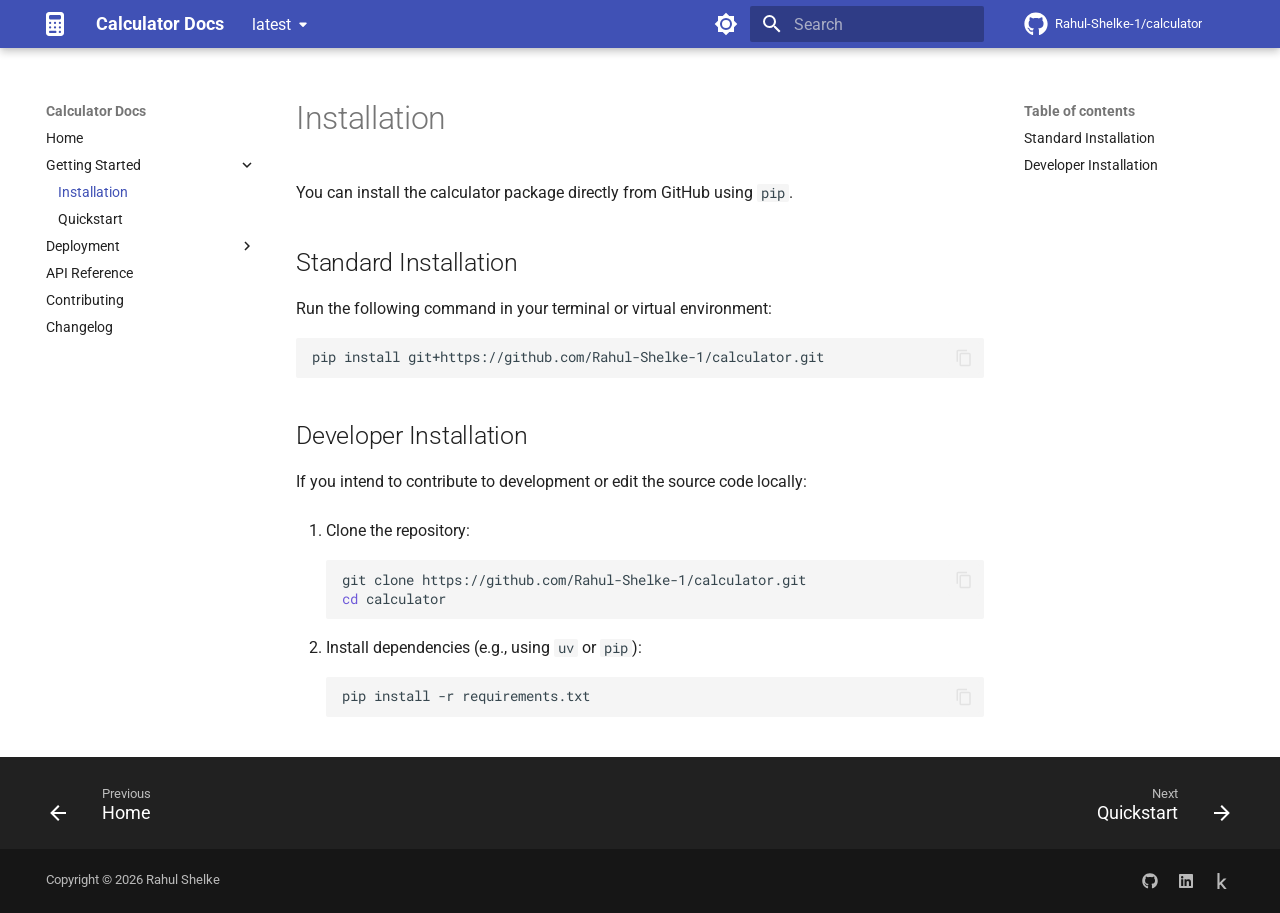
<file: latest/getting_started/installation/index.html>
<!doctype html>
<html lang="en" class="no-js">
  <head>
    
      <meta charset="utf-8">
      <meta name="viewport" content="width=device-width,initial-scale=1">
      
        <meta name="description" content="A lightweight Python calculator package providing basic arithmetic operations.">
      
      
      
        <link rel="canonical" href="https://Rahul-Shelke-1.github.io/calculator/latest/getting_started/installation/">
      
      
        <link rel="prev" href="../..">
      
      
        <link rel="next" href="../quickstart/">
      
      
        
      
      
      <link rel="icon" href="../../assets/images/favicon.png">
      <meta name="generator" content="mkdocs-1.6.1, mkdocs-material-9.7.7">
    
    
      
        <title>Installation - Calculator Docs</title>
      
    
    
      <link rel="stylesheet" href="../../assets/stylesheets/main.ec1eaa64.min.css">
      
        
        <link rel="stylesheet" href="../../assets/stylesheets/palette.ab4e12ef.min.css">
      
      


    
    
      
    
    
      
        
        
        <link rel="preconnect" href="https://fonts.gstatic.com" crossorigin>
        <link rel="stylesheet" href="https://fonts.googleapis.com/css?family=Roboto:300,300i,400,400i,700,700i%7CRoboto+Mono:400,400i,700,700i&display=fallback">
        <style>:root{--md-text-font:"Roboto";--md-code-font:"Roboto Mono"}</style>
      
    
    
      <link rel="stylesheet" href="../../assets/_mkdocstrings.css">
    
    <script>__md_scope=new URL("../..",location),__md_hash=e=>[...e].reduce(((e,_)=>(e<<5)-e+_.charCodeAt(0)),0),__md_get=(e,_=localStorage,t=__md_scope)=>JSON.parse(_.getItem(t.pathname+"."+e)),__md_set=(e,_,t=localStorage,a=__md_scope)=>{try{t.setItem(a.pathname+"."+e,JSON.stringify(_))}catch(e){}}</script>
    
      

    
    
  </head>
  
  
    
    
      
    
    
    
    
    <body dir="ltr" data-md-color-scheme="default" data-md-color-primary="indigo" data-md-color-accent="indigo">
  
    
    <input class="md-toggle" data-md-toggle="drawer" type="checkbox" id="__drawer" autocomplete="off">
    <input class="md-toggle" data-md-toggle="search" type="checkbox" id="__search" autocomplete="off">
    <label class="md-overlay" for="__drawer"></label>
    <div data-md-component="skip">
      
        
        <a href="#installation" class="md-skip">
          Skip to content
        </a>
      
    </div>
    <div data-md-component="announce">
      
    </div>
    
      <div data-md-color-scheme="default" data-md-component="outdated" hidden>
        
      </div>
    
    
      

  

<header class="md-header md-header--shadow" data-md-component="header">
  <nav class="md-header__inner md-grid" aria-label="Header">
    <a href="../.." title="Calculator Docs" class="md-header__button md-logo" aria-label="Calculator Docs" data-md-component="logo">
      
  
  <svg xmlns="http://www.w3.org/2000/svg" viewBox="0 0 384 512"><!--! Font Awesome Free 7.1.0 by @fontawesome - https://fontawesome.com License - https://fontawesome.com/license/free (Icons: CC BY 4.0, Fonts: SIL OFL 1.1, Code: MIT License) Copyright 2025 Fonticons, Inc.--><path d="M64 0C28.7 0 0 28.7 0 64v384c0 35.3 28.7 64 64 64h256c35.3 0 64-28.7 64-64V64c0-35.3-28.7-64-64-64zm32 64h192c17.7 0 32 14.3 32 32v32c0 17.7-14.3 32-32 32H96c-17.7 0-32-14.3-32-32V96c0-17.7 14.3-32 32-32m16 168a24 24 0 1 1-48 0 24 24 0 1 1 48 0m80 24a24 24 0 1 1 0-48 24 24 0 1 1 0 48m128-24a24 24 0 1 1-48 0 24 24 0 1 1 48 0M88 352a24 24 0 1 1 0-48 24 24 0 1 1 0 48m128-24a24 24 0 1 1-48 0 24 24 0 1 1 48 0m80 24a24 24 0 1 1 0-48 24 24 0 1 1 0 48M64 424c0-13.3 10.7-24 24-24h112c13.3 0 24 10.7 24 24s-10.7 24-24 24H88c-13.3 0-24-10.7-24-24m232-24c13.3 0 24 10.7 24 24s-10.7 24-24 24-24-10.7-24-24 10.7-24 24-24"/></svg>

    </a>
    <label class="md-header__button md-icon" for="__drawer">
      
      <svg xmlns="http://www.w3.org/2000/svg" viewBox="0 0 24 24"><path d="M3 6h18v2H3zm0 5h18v2H3zm0 5h18v2H3z"/></svg>
    </label>
    <div class="md-header__title" data-md-component="header-title">
      <div class="md-header__ellipsis">
        <div class="md-header__topic">
          <span class="md-ellipsis">
            Calculator Docs
          </span>
        </div>
        <div class="md-header__topic" data-md-component="header-topic">
          <span class="md-ellipsis">
            
              Installation
            
          </span>
        </div>
      </div>
    </div>
    
      
        <form class="md-header__option" data-md-component="palette">
  
    
    
    
    <input class="md-option" data-md-color-media="(prefers-color-scheme: light)" data-md-color-scheme="default" data-md-color-primary="indigo" data-md-color-accent="indigo"  aria-label="Switch to dark mode"  type="radio" name="__palette" id="__palette_0">
    
      <label class="md-header__button md-icon" title="Switch to dark mode" for="__palette_1" hidden>
        <svg xmlns="http://www.w3.org/2000/svg" viewBox="0 0 24 24"><path d="M12 8a4 4 0 0 0-4 4 4 4 0 0 0 4 4 4 4 0 0 0 4-4 4 4 0 0 0-4-4m0 10a6 6 0 0 1-6-6 6 6 0 0 1 6-6 6 6 0 0 1 6 6 6 6 0 0 1-6 6m8-9.31V4h-4.69L12 .69 8.69 4H4v4.69L.69 12 4 15.31V20h4.69L12 23.31 15.31 20H20v-4.69L23.31 12z"/></svg>
      </label>
    
  
    
    
    
    <input class="md-option" data-md-color-media="(prefers-color-scheme: dark)" data-md-color-scheme="slate" data-md-color-primary="indigo" data-md-color-accent="indigo"  aria-label="Switch to light mode"  type="radio" name="__palette" id="__palette_1">
    
      <label class="md-header__button md-icon" title="Switch to light mode" for="__palette_0" hidden>
        <svg xmlns="http://www.w3.org/2000/svg" viewBox="0 0 24 24"><path d="M12 18c-.89 0-1.74-.2-2.5-.55C11.56 16.5 13 14.42 13 12s-1.44-4.5-3.5-5.45C10.26 6.2 11.11 6 12 6a6 6 0 0 1 6 6 6 6 0 0 1-6 6m8-9.31V4h-4.69L12 .69 8.69 4H4v4.69L.69 12 4 15.31V20h4.69L12 23.31 15.31 20H20v-4.69L23.31 12z"/></svg>
      </label>
    
  
</form>
      
    
    
      <script>var palette=__md_get("__palette");if(palette&&palette.color){if("(prefers-color-scheme)"===palette.color.media){var media=matchMedia("(prefers-color-scheme: light)"),input=document.querySelector(media.matches?"[data-md-color-media='(prefers-color-scheme: light)']":"[data-md-color-media='(prefers-color-scheme: dark)']");palette.color.media=input.getAttribute("data-md-color-media"),palette.color.scheme=input.getAttribute("data-md-color-scheme"),palette.color.primary=input.getAttribute("data-md-color-primary"),palette.color.accent=input.getAttribute("data-md-color-accent")}for(var[key,value]of Object.entries(palette.color))document.body.setAttribute("data-md-color-"+key,value)}</script>
    
    
    
      
      
        <label class="md-header__button md-icon" for="__search">
          
          <svg xmlns="http://www.w3.org/2000/svg" viewBox="0 0 24 24"><path d="M9.5 3A6.5 6.5 0 0 1 16 9.5c0 1.61-.59 3.09-1.56 4.23l.27.27h.79l5 5-1.5 1.5-5-5v-.79l-.27-.27A6.52 6.52 0 0 1 9.5 16 6.5 6.5 0 0 1 3 9.5 6.5 6.5 0 0 1 9.5 3m0 2C7 5 5 7 5 9.5S7 14 9.5 14 14 12 14 9.5 12 5 9.5 5"/></svg>
        </label>
        <div class="md-search" data-md-component="search" role="dialog">
  <label class="md-search__overlay" for="__search"></label>
  <div class="md-search__inner" role="search">
    <form class="md-search__form" name="search">
      <input type="text" class="md-search__input" name="query" aria-label="Search" placeholder="Search" autocapitalize="off" autocorrect="off" autocomplete="off" spellcheck="false" data-md-component="search-query" required>
      <label class="md-search__icon md-icon" for="__search">
        
        <svg xmlns="http://www.w3.org/2000/svg" viewBox="0 0 24 24"><path d="M9.5 3A6.5 6.5 0 0 1 16 9.5c0 1.61-.59 3.09-1.56 4.23l.27.27h.79l5 5-1.5 1.5-5-5v-.79l-.27-.27A6.52 6.52 0 0 1 9.5 16 6.5 6.5 0 0 1 3 9.5 6.5 6.5 0 0 1 9.5 3m0 2C7 5 5 7 5 9.5S7 14 9.5 14 14 12 14 9.5 12 5 9.5 5"/></svg>
        
        <svg xmlns="http://www.w3.org/2000/svg" viewBox="0 0 24 24"><path d="M20 11v2H8l5.5 5.5-1.42 1.42L4.16 12l7.92-7.92L13.5 5.5 8 11z"/></svg>
      </label>
      <nav class="md-search__options" aria-label="Search">
        
          <a href="javascript:void(0)" class="md-search__icon md-icon" title="Share" aria-label="Share" data-clipboard data-clipboard-text="" data-md-component="search-share" tabindex="-1">
            
            <svg xmlns="http://www.w3.org/2000/svg" viewBox="0 0 24 24"><path d="M18 16.08c-.76 0-1.44.3-1.96.77L8.91 12.7c.05-.23.09-.46.09-.7s-.04-.47-.09-.7l7.05-4.11c.54.5 1.25.81 2.04.81a3 3 0 0 0 3-3 3 3 0 0 0-3-3 3 3 0 0 0-3 3c0 .24.04.47.09.7L8.04 9.81C7.5 9.31 6.79 9 6 9a3 3 0 0 0-3 3 3 3 0 0 0 3 3c.79 0 1.5-.31 2.04-.81l7.12 4.15c-.05.21-.08.43-.08.66 0 1.61 1.31 2.91 2.92 2.91s2.92-1.3 2.92-2.91A2.92 2.92 0 0 0 18 16.08"/></svg>
          </a>
        
        <button type="reset" class="md-search__icon md-icon" title="Clear" aria-label="Clear" tabindex="-1">
          
          <svg xmlns="http://www.w3.org/2000/svg" viewBox="0 0 24 24"><path d="M19 6.41 17.59 5 12 10.59 6.41 5 5 6.41 10.59 12 5 17.59 6.41 19 12 13.41 17.59 19 19 17.59 13.41 12z"/></svg>
        </button>
      </nav>
      
        <div class="md-search__suggest" data-md-component="search-suggest"></div>
      
    </form>
    <div class="md-search__output">
      <div class="md-search__scrollwrap" tabindex="0" data-md-scrollfix>
        <div class="md-search-result" data-md-component="search-result">
          <div class="md-search-result__meta">
            Initializing search
          </div>
          <ol class="md-search-result__list" role="presentation"></ol>
        </div>
      </div>
    </div>
  </div>
</div>
      
    
    
      <div class="md-header__source">
        <a href="https://github.com/Rahul-Shelke-1/calculator" title="Go to repository" class="md-source" data-md-component="source">
  <div class="md-source__icon md-icon">
    
    <svg xmlns="http://www.w3.org/2000/svg" viewBox="0 0 512 512"><!--! Font Awesome Free 7.1.0 by @fontawesome - https://fontawesome.com License - https://fontawesome.com/license/free (Icons: CC BY 4.0, Fonts: SIL OFL 1.1, Code: MIT License) Copyright 2025 Fonticons, Inc.--><path d="M173.9 397.4c0 2-2.3 3.6-5.2 3.6-3.3.3-5.6-1.3-5.6-3.6 0-2 2.3-3.6 5.2-3.6 3-.3 5.6 1.3 5.6 3.6m-31.1-4.5c-.7 2 1.3 4.3 4.3 4.9 2.6 1 5.6 0 6.2-2s-1.3-4.3-4.3-5.2c-2.6-.7-5.5.3-6.2 2.3m44.2-1.7c-2.9.7-4.9 2.6-4.6 4.9.3 2 2.9 3.3 5.9 2.6 2.9-.7 4.9-2.6 4.6-4.6-.3-1.9-3-3.2-5.9-2.9M252.8 8C114.1 8 8 113.3 8 252c0 110.9 69.8 205.8 169.5 239.2 12.8 2.3 17.3-5.6 17.3-12.1 0-6.2-.3-40.4-.3-61.4 0 0-70 15-84.7-29.8 0 0-11.4-29.1-27.8-36.6 0 0-22.9-15.7 1.6-15.4 0 0 24.9 2 38.6 25.8 21.9 38.6 58.6 27.5 72.9 20.9 2.3-16 8.8-27.1 16-33.7-55.9-6.2-112.3-14.3-112.3-110.5 0-27.5 7.6-41.3 23.6-58.9-2.6-6.5-11.1-33.3 2.6-67.9 20.9-6.5 69 27 69 27 20-5.6 41.5-8.5 62.8-8.5s42.8 2.9 62.8 8.5c0 0 48.1-33.6 69-27 13.7 34.7 5.2 61.4 2.6 67.9 16 17.7 25.8 31.5 25.8 58.9 0 96.5-58.9 104.2-114.8 110.5 9.2 7.9 17 22.9 17 46.4 0 33.7-.3 75.4-.3 83.6 0 6.5 4.6 14.4 17.3 12.1C436.2 457.8 504 362.9 504 252 504 113.3 391.5 8 252.8 8M105.2 352.9c-1.3 1-1 3.3.7 5.2 1.6 1.6 3.9 2.3 5.2 1 1.3-1 1-3.3-.7-5.2-1.6-1.6-3.9-2.3-5.2-1m-10.8-8.1c-.7 1.3.3 2.9 2.3 3.9 1.6 1 3.6.7 4.3-.7.7-1.3-.3-2.9-2.3-3.9-2-.6-3.6-.3-4.3.7m32.4 35.6c-1.6 1.3-1 4.3 1.3 6.2 2.3 2.3 5.2 2.6 6.5 1 1.3-1.3.7-4.3-1.3-6.2-2.2-2.3-5.2-2.6-6.5-1m-11.4-14.7c-1.6 1-1.6 3.6 0 5.9s4.3 3.3 5.6 2.3c1.6-1.3 1.6-3.9 0-6.2-1.4-2.3-4-3.3-5.6-2"/></svg>
  </div>
  <div class="md-source__repository">
    Rahul-Shelke-1/calculator
  </div>
</a>
      </div>
    
  </nav>
  
</header>
    
    <div class="md-container" data-md-component="container">
      
      
        
          
        
      
      <main class="md-main" data-md-component="main">
        <div class="md-main__inner md-grid">
          
            
              
              <div class="md-sidebar md-sidebar--primary" data-md-component="sidebar" data-md-type="navigation" >
                <div class="md-sidebar__scrollwrap">
                  <div class="md-sidebar__inner">
                    



<nav class="md-nav md-nav--primary" aria-label="Navigation" data-md-level="0">
  <label class="md-nav__title" for="__drawer">
    <a href="../.." title="Calculator Docs" class="md-nav__button md-logo" aria-label="Calculator Docs" data-md-component="logo">
      
  
  <svg xmlns="http://www.w3.org/2000/svg" viewBox="0 0 384 512"><!--! Font Awesome Free 7.1.0 by @fontawesome - https://fontawesome.com License - https://fontawesome.com/license/free (Icons: CC BY 4.0, Fonts: SIL OFL 1.1, Code: MIT License) Copyright 2025 Fonticons, Inc.--><path d="M64 0C28.7 0 0 28.7 0 64v384c0 35.3 28.7 64 64 64h256c35.3 0 64-28.7 64-64V64c0-35.3-28.7-64-64-64zm32 64h192c17.7 0 32 14.3 32 32v32c0 17.7-14.3 32-32 32H96c-17.7 0-32-14.3-32-32V96c0-17.7 14.3-32 32-32m16 168a24 24 0 1 1-48 0 24 24 0 1 1 48 0m80 24a24 24 0 1 1 0-48 24 24 0 1 1 0 48m128-24a24 24 0 1 1-48 0 24 24 0 1 1 48 0M88 352a24 24 0 1 1 0-48 24 24 0 1 1 0 48m128-24a24 24 0 1 1-48 0 24 24 0 1 1 48 0m80 24a24 24 0 1 1 0-48 24 24 0 1 1 0 48M64 424c0-13.3 10.7-24 24-24h112c13.3 0 24 10.7 24 24s-10.7 24-24 24H88c-13.3 0-24-10.7-24-24m232-24c13.3 0 24 10.7 24 24s-10.7 24-24 24-24-10.7-24-24 10.7-24 24-24"/></svg>

    </a>
    Calculator Docs
  </label>
  
    <div class="md-nav__source">
      <a href="https://github.com/Rahul-Shelke-1/calculator" title="Go to repository" class="md-source" data-md-component="source">
  <div class="md-source__icon md-icon">
    
    <svg xmlns="http://www.w3.org/2000/svg" viewBox="0 0 512 512"><!--! Font Awesome Free 7.1.0 by @fontawesome - https://fontawesome.com License - https://fontawesome.com/license/free (Icons: CC BY 4.0, Fonts: SIL OFL 1.1, Code: MIT License) Copyright 2025 Fonticons, Inc.--><path d="M173.9 397.4c0 2-2.3 3.6-5.2 3.6-3.3.3-5.6-1.3-5.6-3.6 0-2 2.3-3.6 5.2-3.6 3-.3 5.6 1.3 5.6 3.6m-31.1-4.5c-.7 2 1.3 4.3 4.3 4.9 2.6 1 5.6 0 6.2-2s-1.3-4.3-4.3-5.2c-2.6-.7-5.5.3-6.2 2.3m44.2-1.7c-2.9.7-4.9 2.6-4.6 4.9.3 2 2.9 3.3 5.9 2.6 2.9-.7 4.9-2.6 4.6-4.6-.3-1.9-3-3.2-5.9-2.9M252.8 8C114.1 8 8 113.3 8 252c0 110.9 69.8 205.8 169.5 239.2 12.8 2.3 17.3-5.6 17.3-12.1 0-6.2-.3-40.4-.3-61.4 0 0-70 15-84.7-29.8 0 0-11.4-29.1-27.8-36.6 0 0-22.9-15.7 1.6-15.4 0 0 24.9 2 38.6 25.8 21.9 38.6 58.6 27.5 72.9 20.9 2.3-16 8.8-27.1 16-33.7-55.9-6.2-112.3-14.3-112.3-110.5 0-27.5 7.6-41.3 23.6-58.9-2.6-6.5-11.1-33.3 2.6-67.9 20.9-6.5 69 27 69 27 20-5.6 41.5-8.5 62.8-8.5s42.8 2.9 62.8 8.5c0 0 48.1-33.6 69-27 13.7 34.7 5.2 61.4 2.6 67.9 16 17.7 25.8 31.5 25.8 58.9 0 96.5-58.9 104.2-114.8 110.5 9.2 7.9 17 22.9 17 46.4 0 33.7-.3 75.4-.3 83.6 0 6.5 4.6 14.4 17.3 12.1C436.2 457.8 504 362.9 504 252 504 113.3 391.5 8 252.8 8M105.2 352.9c-1.3 1-1 3.3.7 5.2 1.6 1.6 3.9 2.3 5.2 1 1.3-1 1-3.3-.7-5.2-1.6-1.6-3.9-2.3-5.2-1m-10.8-8.1c-.7 1.3.3 2.9 2.3 3.9 1.6 1 3.6.7 4.3-.7.7-1.3-.3-2.9-2.3-3.9-2-.6-3.6-.3-4.3.7m32.4 35.6c-1.6 1.3-1 4.3 1.3 6.2 2.3 2.3 5.2 2.6 6.5 1 1.3-1.3.7-4.3-1.3-6.2-2.2-2.3-5.2-2.6-6.5-1m-11.4-14.7c-1.6 1-1.6 3.6 0 5.9s4.3 3.3 5.6 2.3c1.6-1.3 1.6-3.9 0-6.2-1.4-2.3-4-3.3-5.6-2"/></svg>
  </div>
  <div class="md-source__repository">
    Rahul-Shelke-1/calculator
  </div>
</a>
    </div>
  
  <ul class="md-nav__list" data-md-scrollfix>
    
      
      
  
  
  
  
    <li class="md-nav__item">
      <a href="../.." class="md-nav__link">
        
  
  
  <span class="md-ellipsis">
    
  
    Home
  

    
  </span>
  
  

      </a>
    </li>
  

    
      
      
  
  
    
  
  
  
    
    
      
        
      
        
      
    
    
    
    
    <li class="md-nav__item md-nav__item--active md-nav__item--nested">
      
        
        
        <input class="md-nav__toggle md-toggle " type="checkbox" id="__nav_2" checked>
        
          
          <label class="md-nav__link" for="__nav_2" id="__nav_2_label" tabindex="0">
            
  
  
  <span class="md-ellipsis">
    
  
    Getting Started
  

    
  </span>
  
  

            <span class="md-nav__icon md-icon"></span>
          </label>
        
        <nav class="md-nav" data-md-level="1" aria-labelledby="__nav_2_label" aria-expanded="true">
          <label class="md-nav__title" for="__nav_2">
            <span class="md-nav__icon md-icon"></span>
            
  
    Getting Started
  

          </label>
          <ul class="md-nav__list" data-md-scrollfix>
            
              
                
  
  
    
  
  
  
    <li class="md-nav__item md-nav__item--active">
      
      <input class="md-nav__toggle md-toggle" type="checkbox" id="__toc">
      
      
        
      
      
        <label class="md-nav__link md-nav__link--active" for="__toc">
          
  
  
  <span class="md-ellipsis">
    
  
    Installation
  

    
  </span>
  
  

          <span class="md-nav__icon md-icon"></span>
        </label>
      
      <a href="./" class="md-nav__link md-nav__link--active">
        
  
  
  <span class="md-ellipsis">
    
  
    Installation
  

    
  </span>
  
  

      </a>
      
        

<nav class="md-nav md-nav--secondary" aria-label="Table of contents">
  
  
  
    
  
  
    <label class="md-nav__title" for="__toc">
      <span class="md-nav__icon md-icon"></span>
      Table of contents
    </label>
    <ul class="md-nav__list" data-md-component="toc" data-md-scrollfix>
      
        <li class="md-nav__item">
  <a href="#standard-installation" class="md-nav__link">
    <span class="md-ellipsis">
      
        Standard Installation
      
    </span>
  </a>
  
</li>
      
        <li class="md-nav__item">
  <a href="#developer-installation" class="md-nav__link">
    <span class="md-ellipsis">
      
        Developer Installation
      
    </span>
  </a>
  
</li>
      
    </ul>
  
</nav>
      
    </li>
  

              
            
              
                
  
  
  
  
    <li class="md-nav__item">
      <a href="../quickstart/" class="md-nav__link">
        
  
  
  <span class="md-ellipsis">
    
  
    Quickstart
  

    
  </span>
  
  

      </a>
    </li>
  

              
            
          </ul>
        </nav>
      
    </li>
  

    
      
      
  
  
  
  
    
    
      
        
      
    
    
    
    
    <li class="md-nav__item md-nav__item--nested">
      
        
        
        <input class="md-nav__toggle md-toggle " type="checkbox" id="__nav_3" >
        
          
          <label class="md-nav__link" for="__nav_3" id="__nav_3_label" tabindex="0">
            
  
  
  <span class="md-ellipsis">
    
  
    Deployment
  

    
  </span>
  
  

            <span class="md-nav__icon md-icon"></span>
          </label>
        
        <nav class="md-nav" data-md-level="1" aria-labelledby="__nav_3_label" aria-expanded="false">
          <label class="md-nav__title" for="__nav_3">
            <span class="md-nav__icon md-icon"></span>
            
  
    Deployment
  

          </label>
          <ul class="md-nav__list" data-md-scrollfix>
            
              
                
  
  
  
  
    <li class="md-nav__item">
      <a href="../../deployment/cloudflare-pages/" class="md-nav__link">
        
  
  
  <span class="md-ellipsis">
    
  
    Cloudflare Pages Deployment
  

    
  </span>
  
  

      </a>
    </li>
  

              
            
          </ul>
        </nav>
      
    </li>
  

    
      
      
  
  
  
  
    <li class="md-nav__item">
      <a href="../../api/reference/" class="md-nav__link">
        
  
  
  <span class="md-ellipsis">
    
  
    API Reference
  

    
  </span>
  
  

      </a>
    </li>
  

    
      
      
  
  
  
  
    <li class="md-nav__item">
      <a href="../../contributing/" class="md-nav__link">
        
  
  
  <span class="md-ellipsis">
    
  
    Contributing
  

    
  </span>
  
  

      </a>
    </li>
  

    
      
      
  
  
  
  
    <li class="md-nav__item">
      <a href="../../changelog/" class="md-nav__link">
        
  
  
  <span class="md-ellipsis">
    
  
    Changelog
  

    
  </span>
  
  

      </a>
    </li>
  

    
  </ul>
</nav>
                  </div>
                </div>
              </div>
            
            
              
              <div class="md-sidebar md-sidebar--secondary" data-md-component="sidebar" data-md-type="toc" >
                <div class="md-sidebar__scrollwrap">
                  <div class="md-sidebar__inner">
                    

<nav class="md-nav md-nav--secondary" aria-label="Table of contents">
  
  
  
    
  
  
    <label class="md-nav__title" for="__toc">
      <span class="md-nav__icon md-icon"></span>
      Table of contents
    </label>
    <ul class="md-nav__list" data-md-component="toc" data-md-scrollfix>
      
        <li class="md-nav__item">
  <a href="#standard-installation" class="md-nav__link">
    <span class="md-ellipsis">
      
        Standard Installation
      
    </span>
  </a>
  
</li>
      
        <li class="md-nav__item">
  <a href="#developer-installation" class="md-nav__link">
    <span class="md-ellipsis">
      
        Developer Installation
      
    </span>
  </a>
  
</li>
      
    </ul>
  
</nav>
                  </div>
                </div>
              </div>
            
          
          
            <div class="md-content" data-md-component="content">
              
              <article class="md-content__inner md-typeset">
                
                  


  
  


<h1 id="installation">Installation<a class="headerlink" href="#installation" title="Permanent link">&para;</a></h1>
<p>You can install the calculator package directly from GitHub using <code>pip</code>.</p>
<h2 id="standard-installation">Standard Installation<a class="headerlink" href="#standard-installation" title="Permanent link">&para;</a></h2>
<p>Run the following command in your terminal or virtual environment:</p>
<div class="language-bash highlight"><pre><span></span><code><span id="__span-0-1"><a id="__codelineno-0-1" name="__codelineno-0-1" href="#__codelineno-0-1"></a>pip<span class="w"> </span>install<span class="w"> </span>git+https://github.com/Rahul-Shelke-1/calculator.git
</span></code></pre></div>
<h2 id="developer-installation">Developer Installation<a class="headerlink" href="#developer-installation" title="Permanent link">&para;</a></h2>
<p>If you intend to contribute to development or edit the source code locally:</p>
<ol>
<li>
<p>Clone the repository:
   <div class="language-bash highlight"><pre><span></span><code><span id="__span-1-1"><a id="__codelineno-1-1" name="__codelineno-1-1" href="#__codelineno-1-1"></a>git<span class="w"> </span>clone<span class="w"> </span>https://github.com/Rahul-Shelke-1/calculator.git
</span><span id="__span-1-2"><a id="__codelineno-1-2" name="__codelineno-1-2" href="#__codelineno-1-2"></a><span class="nb">cd</span><span class="w"> </span>calculator
</span></code></pre></div></p>
</li>
<li>
<p>Install dependencies (e.g., using <code>uv</code> or <code>pip</code>):
   <div class="language-bash highlight"><pre><span></span><code><span id="__span-2-1"><a id="__codelineno-2-1" name="__codelineno-2-1" href="#__codelineno-2-1"></a>pip<span class="w"> </span>install<span class="w"> </span>-r<span class="w"> </span>requirements.txt
</span></code></pre></div></p>
</li>
</ol>












                
              </article>
            </div>
          
          
  <script>var tabs=__md_get("__tabs");if(Array.isArray(tabs))e:for(var set of document.querySelectorAll(".tabbed-set")){var labels=set.querySelector(".tabbed-labels");for(var tab of tabs)for(var label of labels.getElementsByTagName("label"))if(label.innerText.trim()===tab){var input=document.getElementById(label.htmlFor);input.checked=!0;continue e}}</script>

<script>var target=document.getElementById(location.hash.slice(1));target&&target.name&&(target.checked=target.name.startsWith("__tabbed_"))</script>
        </div>
        
          <button type="button" class="md-top md-icon" data-md-component="top" hidden>
  
  <svg xmlns="http://www.w3.org/2000/svg" viewBox="0 0 24 24"><path d="M13 20h-2V8l-5.5 5.5-1.42-1.42L12 4.16l7.92 7.92-1.42 1.42L13 8z"/></svg>
  Back to top
</button>
        
      </main>
      
        <footer class="md-footer">
  
    
      
      <nav class="md-footer__inner md-grid" aria-label="Footer" >
        
          
          <a href="../.." class="md-footer__link md-footer__link--prev" aria-label="Previous: Home">
            <div class="md-footer__button md-icon">
              
              <svg xmlns="http://www.w3.org/2000/svg" viewBox="0 0 24 24"><path d="M20 11v2H8l5.5 5.5-1.42 1.42L4.16 12l7.92-7.92L13.5 5.5 8 11z"/></svg>
            </div>
            <div class="md-footer__title">
              <span class="md-footer__direction">
                Previous
              </span>
              <div class="md-ellipsis">
                Home
              </div>
            </div>
          </a>
        
        
          
          <a href="../quickstart/" class="md-footer__link md-footer__link--next" aria-label="Next: Quickstart">
            <div class="md-footer__title">
              <span class="md-footer__direction">
                Next
              </span>
              <div class="md-ellipsis">
                Quickstart
              </div>
            </div>
            <div class="md-footer__button md-icon">
              
              <svg xmlns="http://www.w3.org/2000/svg" viewBox="0 0 24 24"><path d="M4 11v2h12l-5.5 5.5 1.42 1.42L19.84 12l-7.92-7.92L10.5 5.5 16 11z"/></svg>
            </div>
          </a>
        
      </nav>
    
  
  <div class="md-footer-meta md-typeset">
    <div class="md-footer-meta__inner md-grid">
      <div class="md-copyright">
  
    <div class="md-copyright__highlight">
      Copyright &copy; 2026 Rahul Shelke
    </div>
  
  
</div>
      
        
<div class="md-social">
  
    
    
    
    
    <a href="https://github.com/Rahul-Shelke-1" target="_blank" rel="noopener" title="GitHub" class="md-social__link">
      <svg xmlns="http://www.w3.org/2000/svg" viewBox="0 0 512 512"><!--! Font Awesome Free 7.1.0 by @fontawesome - https://fontawesome.com License - https://fontawesome.com/license/free (Icons: CC BY 4.0, Fonts: SIL OFL 1.1, Code: MIT License) Copyright 2025 Fonticons, Inc.--><path d="M173.9 397.4c0 2-2.3 3.6-5.2 3.6-3.3.3-5.6-1.3-5.6-3.6 0-2 2.3-3.6 5.2-3.6 3-.3 5.6 1.3 5.6 3.6m-31.1-4.5c-.7 2 1.3 4.3 4.3 4.9 2.6 1 5.6 0 6.2-2s-1.3-4.3-4.3-5.2c-2.6-.7-5.5.3-6.2 2.3m44.2-1.7c-2.9.7-4.9 2.6-4.6 4.9.3 2 2.9 3.3 5.9 2.6 2.9-.7 4.9-2.6 4.6-4.6-.3-1.9-3-3.2-5.9-2.9M252.8 8C114.1 8 8 113.3 8 252c0 110.9 69.8 205.8 169.5 239.2 12.8 2.3 17.3-5.6 17.3-12.1 0-6.2-.3-40.4-.3-61.4 0 0-70 15-84.7-29.8 0 0-11.4-29.1-27.8-36.6 0 0-22.9-15.7 1.6-15.4 0 0 24.9 2 38.6 25.8 21.9 38.6 58.6 27.5 72.9 20.9 2.3-16 8.8-27.1 16-33.7-55.9-6.2-112.3-14.3-112.3-110.5 0-27.5 7.6-41.3 23.6-58.9-2.6-6.5-11.1-33.3 2.6-67.9 20.9-6.5 69 27 69 27 20-5.6 41.5-8.5 62.8-8.5s42.8 2.9 62.8 8.5c0 0 48.1-33.6 69-27 13.7 34.7 5.2 61.4 2.6 67.9 16 17.7 25.8 31.5 25.8 58.9 0 96.5-58.9 104.2-114.8 110.5 9.2 7.9 17 22.9 17 46.4 0 33.7-.3 75.4-.3 83.6 0 6.5 4.6 14.4 17.3 12.1C436.2 457.8 504 362.9 504 252 504 113.3 391.5 8 252.8 8M105.2 352.9c-1.3 1-1 3.3.7 5.2 1.6 1.6 3.9 2.3 5.2 1 1.3-1 1-3.3-.7-5.2-1.6-1.6-3.9-2.3-5.2-1m-10.8-8.1c-.7 1.3.3 2.9 2.3 3.9 1.6 1 3.6.7 4.3-.7.7-1.3-.3-2.9-2.3-3.9-2-.6-3.6-.3-4.3.7m32.4 35.6c-1.6 1.3-1 4.3 1.3 6.2 2.3 2.3 5.2 2.6 6.5 1 1.3-1.3.7-4.3-1.3-6.2-2.2-2.3-5.2-2.6-6.5-1m-11.4-14.7c-1.6 1-1.6 3.6 0 5.9s4.3 3.3 5.6 2.3c1.6-1.3 1.6-3.9 0-6.2-1.4-2.3-4-3.3-5.6-2"/></svg>
    </a>
  
    
    
    
    
    <a href="https://www.linkedin.com/in/rahulshelke981/" target="_blank" rel="noopener" title="LinkedIn" class="md-social__link">
      <svg xmlns="http://www.w3.org/2000/svg" viewBox="0 0 448 512"><!--! Font Awesome Free 7.1.0 by @fontawesome - https://fontawesome.com License - https://fontawesome.com/license/free (Icons: CC BY 4.0, Fonts: SIL OFL 1.1, Code: MIT License) Copyright 2025 Fonticons, Inc.--><path d="M416 32H31.9C14.3 32 0 46.5 0 64.3v383.4C0 465.5 14.3 480 31.9 480H416c17.6 0 32-14.5 32-32.3V64.3c0-17.8-14.4-32.3-32-32.3M135.4 416H69V202.2h66.5V416zM102.2 96a38.5 38.5 0 1 1 0 77 38.5 38.5 0 1 1 0-77m282.1 320h-66.4V312c0-24.8-.5-56.7-34.5-56.7-34.6 0-39.9 27-39.9 54.9V416h-66.4V202.2h63.7v29.2h.9c8.9-16.8 30.6-34.5 62.9-34.5 67.2 0 79.7 44.3 79.7 101.9z"/></svg>
    </a>
  
    
    
    
    
    <a href="https://www.kaggle.com/rahulshelke98" target="_blank" rel="noopener" title="Kaggle" class="md-social__link">
      <svg xmlns="http://www.w3.org/2000/svg" viewBox="0 0 320 512"><!--! Font Awesome Free 7.1.0 by @fontawesome - https://fontawesome.com License - https://fontawesome.com/license/free (Icons: CC BY 4.0, Fonts: SIL OFL 1.1, Code: MIT License) Copyright 2025 Fonticons, Inc.--><path d="M304.2 501.5 158.4 320.3 298.2 185c2.6-2.7 1.7-10.5-5.3-10.5h-69.2c-3.5 0-7 1.8-10.5 5.3L80.9 313.5V7.5q0-7.5-7.5-7.5H21.5Q14 0 14 7.5v497q0 7.5 7.5 7.5h51.9q7.5 0 7.5-7.5v-109l30.8-29.3 110.5 140.6c3 3.5 6.5 5.3 10.5 5.3h66.9q5.25 0 6-3z"/></svg>
    </a>
  
</div>
      
    </div>
  </div>
</footer>
      
    </div>
    <div class="md-dialog" data-md-component="dialog">
      <div class="md-dialog__inner md-typeset"></div>
    </div>
    
    
    
      
      
      <script id="__config" type="application/json">{"annotate": null, "base": "../..", "features": ["content.code.annotate", "content.code.copy", "content.tabs.link", "header.autohide", "announce.dismiss", "navigation.footer", "navigation.indexes", "navigation.tags", "navigation.top", "navigation.tracking", "navigation.instant", "search.highlight", "search.share", "search.suggest", "versioning"], "search": "../../assets/javascripts/workers/search.2c215733.min.js", "tags": null, "translations": {"clipboard.copied": "Copied to clipboard", "clipboard.copy": "Copy to clipboard", "search.result.more.one": "1 more on this page", "search.result.more.other": "# more on this page", "search.result.none": "No matching documents", "search.result.one": "1 matching document", "search.result.other": "# matching documents", "search.result.placeholder": "Type to start searching", "search.result.term.missing": "Missing", "select.version": "Select version"}, "version": {"provider": "mike"}}</script>
    
    
      <script src="../../assets/javascripts/bundle.d7400e89.min.js"></script>
      
    
  </body>
</html>
</file>
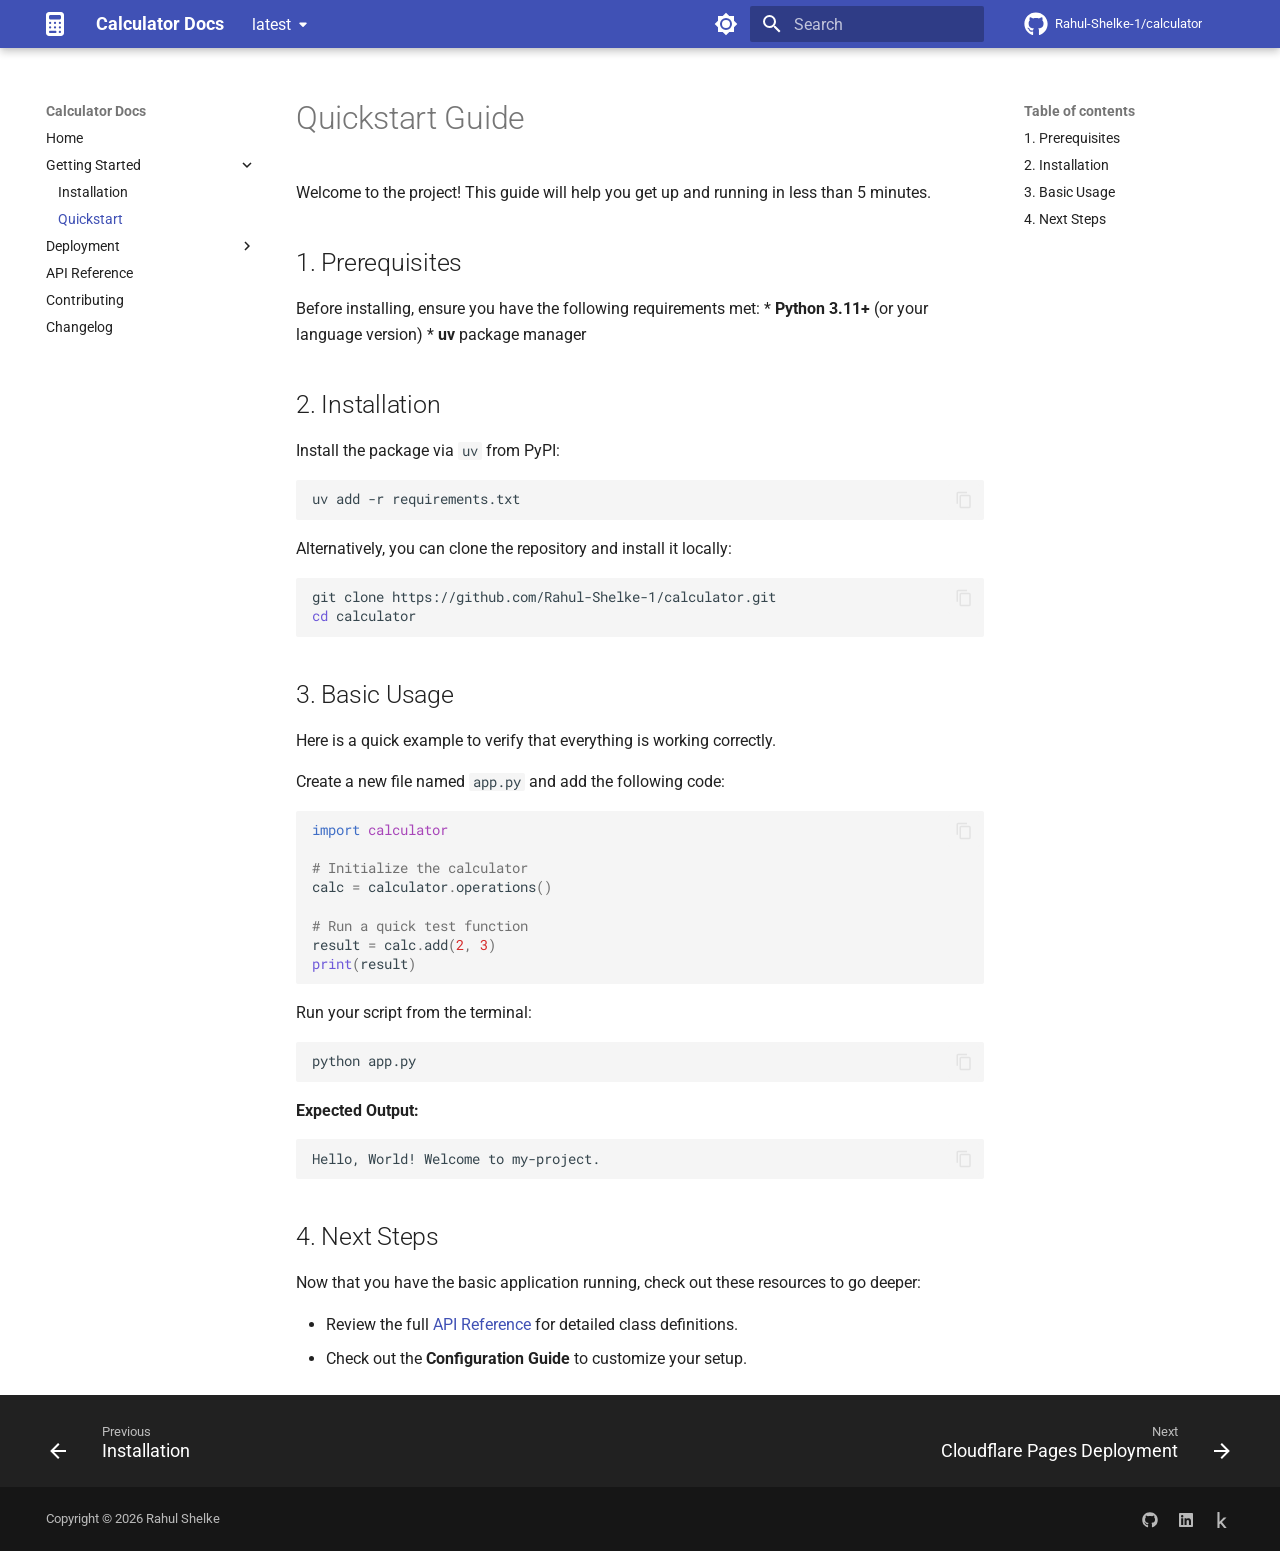
<file: latest/getting_started/quickstart/index.html>
<!doctype html>
<html lang="en" class="no-js">
  <head>
    
      <meta charset="utf-8">
      <meta name="viewport" content="width=device-width,initial-scale=1">
      
        <meta name="description" content="A lightweight Python calculator package providing basic arithmetic operations.">
      
      
      
        <link rel="canonical" href="https://Rahul-Shelke-1.github.io/calculator/latest/getting_started/quickstart/">
      
      
        <link rel="prev" href="../installation/">
      
      
        <link rel="next" href="../../deployment/cloudflare-pages/">
      
      
        
      
      
      <link rel="icon" href="../../assets/images/favicon.png">
      <meta name="generator" content="mkdocs-1.6.1, mkdocs-material-9.7.7">
    
    
      
        <title>Quickstart - Calculator Docs</title>
      
    
    
      <link rel="stylesheet" href="../../assets/stylesheets/main.ec1eaa64.min.css">
      
        
        <link rel="stylesheet" href="../../assets/stylesheets/palette.ab4e12ef.min.css">
      
      


    
    
      
    
    
      
        
        
        <link rel="preconnect" href="https://fonts.gstatic.com" crossorigin>
        <link rel="stylesheet" href="https://fonts.googleapis.com/css?family=Roboto:300,300i,400,400i,700,700i%7CRoboto+Mono:400,400i,700,700i&display=fallback">
        <style>:root{--md-text-font:"Roboto";--md-code-font:"Roboto Mono"}</style>
      
    
    
      <link rel="stylesheet" href="../../assets/_mkdocstrings.css">
    
    <script>__md_scope=new URL("../..",location),__md_hash=e=>[...e].reduce(((e,_)=>(e<<5)-e+_.charCodeAt(0)),0),__md_get=(e,_=localStorage,t=__md_scope)=>JSON.parse(_.getItem(t.pathname+"."+e)),__md_set=(e,_,t=localStorage,a=__md_scope)=>{try{t.setItem(a.pathname+"."+e,JSON.stringify(_))}catch(e){}}</script>
    
      

    
    
  </head>
  
  
    
    
      
    
    
    
    
    <body dir="ltr" data-md-color-scheme="default" data-md-color-primary="indigo" data-md-color-accent="indigo">
  
    
    <input class="md-toggle" data-md-toggle="drawer" type="checkbox" id="__drawer" autocomplete="off">
    <input class="md-toggle" data-md-toggle="search" type="checkbox" id="__search" autocomplete="off">
    <label class="md-overlay" for="__drawer"></label>
    <div data-md-component="skip">
      
        
        <a href="#quickstart-guide" class="md-skip">
          Skip to content
        </a>
      
    </div>
    <div data-md-component="announce">
      
    </div>
    
      <div data-md-color-scheme="default" data-md-component="outdated" hidden>
        
      </div>
    
    
      

  

<header class="md-header md-header--shadow" data-md-component="header">
  <nav class="md-header__inner md-grid" aria-label="Header">
    <a href="../.." title="Calculator Docs" class="md-header__button md-logo" aria-label="Calculator Docs" data-md-component="logo">
      
  
  <svg xmlns="http://www.w3.org/2000/svg" viewBox="0 0 384 512"><!--! Font Awesome Free 7.1.0 by @fontawesome - https://fontawesome.com License - https://fontawesome.com/license/free (Icons: CC BY 4.0, Fonts: SIL OFL 1.1, Code: MIT License) Copyright 2025 Fonticons, Inc.--><path d="M64 0C28.7 0 0 28.7 0 64v384c0 35.3 28.7 64 64 64h256c35.3 0 64-28.7 64-64V64c0-35.3-28.7-64-64-64zm32 64h192c17.7 0 32 14.3 32 32v32c0 17.7-14.3 32-32 32H96c-17.7 0-32-14.3-32-32V96c0-17.7 14.3-32 32-32m16 168a24 24 0 1 1-48 0 24 24 0 1 1 48 0m80 24a24 24 0 1 1 0-48 24 24 0 1 1 0 48m128-24a24 24 0 1 1-48 0 24 24 0 1 1 48 0M88 352a24 24 0 1 1 0-48 24 24 0 1 1 0 48m128-24a24 24 0 1 1-48 0 24 24 0 1 1 48 0m80 24a24 24 0 1 1 0-48 24 24 0 1 1 0 48M64 424c0-13.3 10.7-24 24-24h112c13.3 0 24 10.7 24 24s-10.7 24-24 24H88c-13.3 0-24-10.7-24-24m232-24c13.3 0 24 10.7 24 24s-10.7 24-24 24-24-10.7-24-24 10.7-24 24-24"/></svg>

    </a>
    <label class="md-header__button md-icon" for="__drawer">
      
      <svg xmlns="http://www.w3.org/2000/svg" viewBox="0 0 24 24"><path d="M3 6h18v2H3zm0 5h18v2H3zm0 5h18v2H3z"/></svg>
    </label>
    <div class="md-header__title" data-md-component="header-title">
      <div class="md-header__ellipsis">
        <div class="md-header__topic">
          <span class="md-ellipsis">
            Calculator Docs
          </span>
        </div>
        <div class="md-header__topic" data-md-component="header-topic">
          <span class="md-ellipsis">
            
              Quickstart
            
          </span>
        </div>
      </div>
    </div>
    
      
        <form class="md-header__option" data-md-component="palette">
  
    
    
    
    <input class="md-option" data-md-color-media="(prefers-color-scheme: light)" data-md-color-scheme="default" data-md-color-primary="indigo" data-md-color-accent="indigo"  aria-label="Switch to dark mode"  type="radio" name="__palette" id="__palette_0">
    
      <label class="md-header__button md-icon" title="Switch to dark mode" for="__palette_1" hidden>
        <svg xmlns="http://www.w3.org/2000/svg" viewBox="0 0 24 24"><path d="M12 8a4 4 0 0 0-4 4 4 4 0 0 0 4 4 4 4 0 0 0 4-4 4 4 0 0 0-4-4m0 10a6 6 0 0 1-6-6 6 6 0 0 1 6-6 6 6 0 0 1 6 6 6 6 0 0 1-6 6m8-9.31V4h-4.69L12 .69 8.69 4H4v4.69L.69 12 4 15.31V20h4.69L12 23.31 15.31 20H20v-4.69L23.31 12z"/></svg>
      </label>
    
  
    
    
    
    <input class="md-option" data-md-color-media="(prefers-color-scheme: dark)" data-md-color-scheme="slate" data-md-color-primary="indigo" data-md-color-accent="indigo"  aria-label="Switch to light mode"  type="radio" name="__palette" id="__palette_1">
    
      <label class="md-header__button md-icon" title="Switch to light mode" for="__palette_0" hidden>
        <svg xmlns="http://www.w3.org/2000/svg" viewBox="0 0 24 24"><path d="M12 18c-.89 0-1.74-.2-2.5-.55C11.56 16.5 13 14.42 13 12s-1.44-4.5-3.5-5.45C10.26 6.2 11.11 6 12 6a6 6 0 0 1 6 6 6 6 0 0 1-6 6m8-9.31V4h-4.69L12 .69 8.69 4H4v4.69L.69 12 4 15.31V20h4.69L12 23.31 15.31 20H20v-4.69L23.31 12z"/></svg>
      </label>
    
  
</form>
      
    
    
      <script>var palette=__md_get("__palette");if(palette&&palette.color){if("(prefers-color-scheme)"===palette.color.media){var media=matchMedia("(prefers-color-scheme: light)"),input=document.querySelector(media.matches?"[data-md-color-media='(prefers-color-scheme: light)']":"[data-md-color-media='(prefers-color-scheme: dark)']");palette.color.media=input.getAttribute("data-md-color-media"),palette.color.scheme=input.getAttribute("data-md-color-scheme"),palette.color.primary=input.getAttribute("data-md-color-primary"),palette.color.accent=input.getAttribute("data-md-color-accent")}for(var[key,value]of Object.entries(palette.color))document.body.setAttribute("data-md-color-"+key,value)}</script>
    
    
    
      
      
        <label class="md-header__button md-icon" for="__search">
          
          <svg xmlns="http://www.w3.org/2000/svg" viewBox="0 0 24 24"><path d="M9.5 3A6.5 6.5 0 0 1 16 9.5c0 1.61-.59 3.09-1.56 4.23l.27.27h.79l5 5-1.5 1.5-5-5v-.79l-.27-.27A6.52 6.52 0 0 1 9.5 16 6.5 6.5 0 0 1 3 9.5 6.5 6.5 0 0 1 9.5 3m0 2C7 5 5 7 5 9.5S7 14 9.5 14 14 12 14 9.5 12 5 9.5 5"/></svg>
        </label>
        <div class="md-search" data-md-component="search" role="dialog">
  <label class="md-search__overlay" for="__search"></label>
  <div class="md-search__inner" role="search">
    <form class="md-search__form" name="search">
      <input type="text" class="md-search__input" name="query" aria-label="Search" placeholder="Search" autocapitalize="off" autocorrect="off" autocomplete="off" spellcheck="false" data-md-component="search-query" required>
      <label class="md-search__icon md-icon" for="__search">
        
        <svg xmlns="http://www.w3.org/2000/svg" viewBox="0 0 24 24"><path d="M9.5 3A6.5 6.5 0 0 1 16 9.5c0 1.61-.59 3.09-1.56 4.23l.27.27h.79l5 5-1.5 1.5-5-5v-.79l-.27-.27A6.52 6.52 0 0 1 9.5 16 6.5 6.5 0 0 1 3 9.5 6.5 6.5 0 0 1 9.5 3m0 2C7 5 5 7 5 9.5S7 14 9.5 14 14 12 14 9.5 12 5 9.5 5"/></svg>
        
        <svg xmlns="http://www.w3.org/2000/svg" viewBox="0 0 24 24"><path d="M20 11v2H8l5.5 5.5-1.42 1.42L4.16 12l7.92-7.92L13.5 5.5 8 11z"/></svg>
      </label>
      <nav class="md-search__options" aria-label="Search">
        
          <a href="javascript:void(0)" class="md-search__icon md-icon" title="Share" aria-label="Share" data-clipboard data-clipboard-text="" data-md-component="search-share" tabindex="-1">
            
            <svg xmlns="http://www.w3.org/2000/svg" viewBox="0 0 24 24"><path d="M18 16.08c-.76 0-1.44.3-1.96.77L8.91 12.7c.05-.23.09-.46.09-.7s-.04-.47-.09-.7l7.05-4.11c.54.5 1.25.81 2.04.81a3 3 0 0 0 3-3 3 3 0 0 0-3-3 3 3 0 0 0-3 3c0 .24.04.47.09.7L8.04 9.81C7.5 9.31 6.79 9 6 9a3 3 0 0 0-3 3 3 3 0 0 0 3 3c.79 0 1.5-.31 2.04-.81l7.12 4.15c-.05.21-.08.43-.08.66 0 1.61 1.31 2.91 2.92 2.91s2.92-1.3 2.92-2.91A2.92 2.92 0 0 0 18 16.08"/></svg>
          </a>
        
        <button type="reset" class="md-search__icon md-icon" title="Clear" aria-label="Clear" tabindex="-1">
          
          <svg xmlns="http://www.w3.org/2000/svg" viewBox="0 0 24 24"><path d="M19 6.41 17.59 5 12 10.59 6.41 5 5 6.41 10.59 12 5 17.59 6.41 19 12 13.41 17.59 19 19 17.59 13.41 12z"/></svg>
        </button>
      </nav>
      
        <div class="md-search__suggest" data-md-component="search-suggest"></div>
      
    </form>
    <div class="md-search__output">
      <div class="md-search__scrollwrap" tabindex="0" data-md-scrollfix>
        <div class="md-search-result" data-md-component="search-result">
          <div class="md-search-result__meta">
            Initializing search
          </div>
          <ol class="md-search-result__list" role="presentation"></ol>
        </div>
      </div>
    </div>
  </div>
</div>
      
    
    
      <div class="md-header__source">
        <a href="https://github.com/Rahul-Shelke-1/calculator" title="Go to repository" class="md-source" data-md-component="source">
  <div class="md-source__icon md-icon">
    
    <svg xmlns="http://www.w3.org/2000/svg" viewBox="0 0 512 512"><!--! Font Awesome Free 7.1.0 by @fontawesome - https://fontawesome.com License - https://fontawesome.com/license/free (Icons: CC BY 4.0, Fonts: SIL OFL 1.1, Code: MIT License) Copyright 2025 Fonticons, Inc.--><path d="M173.9 397.4c0 2-2.3 3.6-5.2 3.6-3.3.3-5.6-1.3-5.6-3.6 0-2 2.3-3.6 5.2-3.6 3-.3 5.6 1.3 5.6 3.6m-31.1-4.5c-.7 2 1.3 4.3 4.3 4.9 2.6 1 5.6 0 6.2-2s-1.3-4.3-4.3-5.2c-2.6-.7-5.5.3-6.2 2.3m44.2-1.7c-2.9.7-4.9 2.6-4.6 4.9.3 2 2.9 3.3 5.9 2.6 2.9-.7 4.9-2.6 4.6-4.6-.3-1.9-3-3.2-5.9-2.9M252.8 8C114.1 8 8 113.3 8 252c0 110.9 69.8 205.8 169.5 239.2 12.8 2.3 17.3-5.6 17.3-12.1 0-6.2-.3-40.4-.3-61.4 0 0-70 15-84.7-29.8 0 0-11.4-29.1-27.8-36.6 0 0-22.9-15.7 1.6-15.4 0 0 24.9 2 38.6 25.8 21.9 38.6 58.6 27.5 72.9 20.9 2.3-16 8.8-27.1 16-33.7-55.9-6.2-112.3-14.3-112.3-110.5 0-27.5 7.6-41.3 23.6-58.9-2.6-6.5-11.1-33.3 2.6-67.9 20.9-6.5 69 27 69 27 20-5.6 41.5-8.5 62.8-8.5s42.8 2.9 62.8 8.5c0 0 48.1-33.6 69-27 13.7 34.7 5.2 61.4 2.6 67.9 16 17.7 25.8 31.5 25.8 58.9 0 96.5-58.9 104.2-114.8 110.5 9.2 7.9 17 22.9 17 46.4 0 33.7-.3 75.4-.3 83.6 0 6.5 4.6 14.4 17.3 12.1C436.2 457.8 504 362.9 504 252 504 113.3 391.5 8 252.8 8M105.2 352.9c-1.3 1-1 3.3.7 5.2 1.6 1.6 3.9 2.3 5.2 1 1.3-1 1-3.3-.7-5.2-1.6-1.6-3.9-2.3-5.2-1m-10.8-8.1c-.7 1.3.3 2.9 2.3 3.9 1.6 1 3.6.7 4.3-.7.7-1.3-.3-2.9-2.3-3.9-2-.6-3.6-.3-4.3.7m32.4 35.6c-1.6 1.3-1 4.3 1.3 6.2 2.3 2.3 5.2 2.6 6.5 1 1.3-1.3.7-4.3-1.3-6.2-2.2-2.3-5.2-2.6-6.5-1m-11.4-14.7c-1.6 1-1.6 3.6 0 5.9s4.3 3.3 5.6 2.3c1.6-1.3 1.6-3.9 0-6.2-1.4-2.3-4-3.3-5.6-2"/></svg>
  </div>
  <div class="md-source__repository">
    Rahul-Shelke-1/calculator
  </div>
</a>
      </div>
    
  </nav>
  
</header>
    
    <div class="md-container" data-md-component="container">
      
      
        
          
        
      
      <main class="md-main" data-md-component="main">
        <div class="md-main__inner md-grid">
          
            
              
              <div class="md-sidebar md-sidebar--primary" data-md-component="sidebar" data-md-type="navigation" >
                <div class="md-sidebar__scrollwrap">
                  <div class="md-sidebar__inner">
                    



<nav class="md-nav md-nav--primary" aria-label="Navigation" data-md-level="0">
  <label class="md-nav__title" for="__drawer">
    <a href="../.." title="Calculator Docs" class="md-nav__button md-logo" aria-label="Calculator Docs" data-md-component="logo">
      
  
  <svg xmlns="http://www.w3.org/2000/svg" viewBox="0 0 384 512"><!--! Font Awesome Free 7.1.0 by @fontawesome - https://fontawesome.com License - https://fontawesome.com/license/free (Icons: CC BY 4.0, Fonts: SIL OFL 1.1, Code: MIT License) Copyright 2025 Fonticons, Inc.--><path d="M64 0C28.7 0 0 28.7 0 64v384c0 35.3 28.7 64 64 64h256c35.3 0 64-28.7 64-64V64c0-35.3-28.7-64-64-64zm32 64h192c17.7 0 32 14.3 32 32v32c0 17.7-14.3 32-32 32H96c-17.7 0-32-14.3-32-32V96c0-17.7 14.3-32 32-32m16 168a24 24 0 1 1-48 0 24 24 0 1 1 48 0m80 24a24 24 0 1 1 0-48 24 24 0 1 1 0 48m128-24a24 24 0 1 1-48 0 24 24 0 1 1 48 0M88 352a24 24 0 1 1 0-48 24 24 0 1 1 0 48m128-24a24 24 0 1 1-48 0 24 24 0 1 1 48 0m80 24a24 24 0 1 1 0-48 24 24 0 1 1 0 48M64 424c0-13.3 10.7-24 24-24h112c13.3 0 24 10.7 24 24s-10.7 24-24 24H88c-13.3 0-24-10.7-24-24m232-24c13.3 0 24 10.7 24 24s-10.7 24-24 24-24-10.7-24-24 10.7-24 24-24"/></svg>

    </a>
    Calculator Docs
  </label>
  
    <div class="md-nav__source">
      <a href="https://github.com/Rahul-Shelke-1/calculator" title="Go to repository" class="md-source" data-md-component="source">
  <div class="md-source__icon md-icon">
    
    <svg xmlns="http://www.w3.org/2000/svg" viewBox="0 0 512 512"><!--! Font Awesome Free 7.1.0 by @fontawesome - https://fontawesome.com License - https://fontawesome.com/license/free (Icons: CC BY 4.0, Fonts: SIL OFL 1.1, Code: MIT License) Copyright 2025 Fonticons, Inc.--><path d="M173.9 397.4c0 2-2.3 3.6-5.2 3.6-3.3.3-5.6-1.3-5.6-3.6 0-2 2.3-3.6 5.2-3.6 3-.3 5.6 1.3 5.6 3.6m-31.1-4.5c-.7 2 1.3 4.3 4.3 4.9 2.6 1 5.6 0 6.2-2s-1.3-4.3-4.3-5.2c-2.6-.7-5.5.3-6.2 2.3m44.2-1.7c-2.9.7-4.9 2.6-4.6 4.9.3 2 2.9 3.3 5.9 2.6 2.9-.7 4.9-2.6 4.6-4.6-.3-1.9-3-3.2-5.9-2.9M252.8 8C114.1 8 8 113.3 8 252c0 110.9 69.8 205.8 169.5 239.2 12.8 2.3 17.3-5.6 17.3-12.1 0-6.2-.3-40.4-.3-61.4 0 0-70 15-84.7-29.8 0 0-11.4-29.1-27.8-36.6 0 0-22.9-15.7 1.6-15.4 0 0 24.9 2 38.6 25.8 21.9 38.6 58.6 27.5 72.9 20.9 2.3-16 8.8-27.1 16-33.7-55.9-6.2-112.3-14.3-112.3-110.5 0-27.5 7.6-41.3 23.6-58.9-2.6-6.5-11.1-33.3 2.6-67.9 20.9-6.5 69 27 69 27 20-5.6 41.5-8.5 62.8-8.5s42.8 2.9 62.8 8.5c0 0 48.1-33.6 69-27 13.7 34.7 5.2 61.4 2.6 67.9 16 17.7 25.8 31.5 25.8 58.9 0 96.5-58.9 104.2-114.8 110.5 9.2 7.9 17 22.9 17 46.4 0 33.7-.3 75.4-.3 83.6 0 6.5 4.6 14.4 17.3 12.1C436.2 457.8 504 362.9 504 252 504 113.3 391.5 8 252.8 8M105.2 352.9c-1.3 1-1 3.3.7 5.2 1.6 1.6 3.9 2.3 5.2 1 1.3-1 1-3.3-.7-5.2-1.6-1.6-3.9-2.3-5.2-1m-10.8-8.1c-.7 1.3.3 2.9 2.3 3.9 1.6 1 3.6.7 4.3-.7.7-1.3-.3-2.9-2.3-3.9-2-.6-3.6-.3-4.3.7m32.4 35.6c-1.6 1.3-1 4.3 1.3 6.2 2.3 2.3 5.2 2.6 6.5 1 1.3-1.3.7-4.3-1.3-6.2-2.2-2.3-5.2-2.6-6.5-1m-11.4-14.7c-1.6 1-1.6 3.6 0 5.9s4.3 3.3 5.6 2.3c1.6-1.3 1.6-3.9 0-6.2-1.4-2.3-4-3.3-5.6-2"/></svg>
  </div>
  <div class="md-source__repository">
    Rahul-Shelke-1/calculator
  </div>
</a>
    </div>
  
  <ul class="md-nav__list" data-md-scrollfix>
    
      
      
  
  
  
  
    <li class="md-nav__item">
      <a href="../.." class="md-nav__link">
        
  
  
  <span class="md-ellipsis">
    
  
    Home
  

    
  </span>
  
  

      </a>
    </li>
  

    
      
      
  
  
    
  
  
  
    
    
      
        
      
        
      
    
    
    
    
    <li class="md-nav__item md-nav__item--active md-nav__item--nested">
      
        
        
        <input class="md-nav__toggle md-toggle " type="checkbox" id="__nav_2" checked>
        
          
          <label class="md-nav__link" for="__nav_2" id="__nav_2_label" tabindex="0">
            
  
  
  <span class="md-ellipsis">
    
  
    Getting Started
  

    
  </span>
  
  

            <span class="md-nav__icon md-icon"></span>
          </label>
        
        <nav class="md-nav" data-md-level="1" aria-labelledby="__nav_2_label" aria-expanded="true">
          <label class="md-nav__title" for="__nav_2">
            <span class="md-nav__icon md-icon"></span>
            
  
    Getting Started
  

          </label>
          <ul class="md-nav__list" data-md-scrollfix>
            
              
                
  
  
  
  
    <li class="md-nav__item">
      <a href="../installation/" class="md-nav__link">
        
  
  
  <span class="md-ellipsis">
    
  
    Installation
  

    
  </span>
  
  

      </a>
    </li>
  

              
            
              
                
  
  
    
  
  
  
    <li class="md-nav__item md-nav__item--active">
      
      <input class="md-nav__toggle md-toggle" type="checkbox" id="__toc">
      
      
        
      
      
        <label class="md-nav__link md-nav__link--active" for="__toc">
          
  
  
  <span class="md-ellipsis">
    
  
    Quickstart
  

    
  </span>
  
  

          <span class="md-nav__icon md-icon"></span>
        </label>
      
      <a href="./" class="md-nav__link md-nav__link--active">
        
  
  
  <span class="md-ellipsis">
    
  
    Quickstart
  

    
  </span>
  
  

      </a>
      
        

<nav class="md-nav md-nav--secondary" aria-label="Table of contents">
  
  
  
    
  
  
    <label class="md-nav__title" for="__toc">
      <span class="md-nav__icon md-icon"></span>
      Table of contents
    </label>
    <ul class="md-nav__list" data-md-component="toc" data-md-scrollfix>
      
        <li class="md-nav__item">
  <a href="#1-prerequisites" class="md-nav__link">
    <span class="md-ellipsis">
      
        1. Prerequisites
      
    </span>
  </a>
  
</li>
      
        <li class="md-nav__item">
  <a href="#2-installation" class="md-nav__link">
    <span class="md-ellipsis">
      
        2. Installation
      
    </span>
  </a>
  
</li>
      
        <li class="md-nav__item">
  <a href="#3-basic-usage" class="md-nav__link">
    <span class="md-ellipsis">
      
        3. Basic Usage
      
    </span>
  </a>
  
</li>
      
        <li class="md-nav__item">
  <a href="#4-next-steps" class="md-nav__link">
    <span class="md-ellipsis">
      
        4. Next Steps
      
    </span>
  </a>
  
</li>
      
    </ul>
  
</nav>
      
    </li>
  

              
            
          </ul>
        </nav>
      
    </li>
  

    
      
      
  
  
  
  
    
    
      
        
      
    
    
    
    
    <li class="md-nav__item md-nav__item--nested">
      
        
        
        <input class="md-nav__toggle md-toggle " type="checkbox" id="__nav_3" >
        
          
          <label class="md-nav__link" for="__nav_3" id="__nav_3_label" tabindex="0">
            
  
  
  <span class="md-ellipsis">
    
  
    Deployment
  

    
  </span>
  
  

            <span class="md-nav__icon md-icon"></span>
          </label>
        
        <nav class="md-nav" data-md-level="1" aria-labelledby="__nav_3_label" aria-expanded="false">
          <label class="md-nav__title" for="__nav_3">
            <span class="md-nav__icon md-icon"></span>
            
  
    Deployment
  

          </label>
          <ul class="md-nav__list" data-md-scrollfix>
            
              
                
  
  
  
  
    <li class="md-nav__item">
      <a href="../../deployment/cloudflare-pages/" class="md-nav__link">
        
  
  
  <span class="md-ellipsis">
    
  
    Cloudflare Pages Deployment
  

    
  </span>
  
  

      </a>
    </li>
  

              
            
          </ul>
        </nav>
      
    </li>
  

    
      
      
  
  
  
  
    <li class="md-nav__item">
      <a href="../../api/reference/" class="md-nav__link">
        
  
  
  <span class="md-ellipsis">
    
  
    API Reference
  

    
  </span>
  
  

      </a>
    </li>
  

    
      
      
  
  
  
  
    <li class="md-nav__item">
      <a href="../../contributing/" class="md-nav__link">
        
  
  
  <span class="md-ellipsis">
    
  
    Contributing
  

    
  </span>
  
  

      </a>
    </li>
  

    
      
      
  
  
  
  
    <li class="md-nav__item">
      <a href="../../changelog/" class="md-nav__link">
        
  
  
  <span class="md-ellipsis">
    
  
    Changelog
  

    
  </span>
  
  

      </a>
    </li>
  

    
  </ul>
</nav>
                  </div>
                </div>
              </div>
            
            
              
              <div class="md-sidebar md-sidebar--secondary" data-md-component="sidebar" data-md-type="toc" >
                <div class="md-sidebar__scrollwrap">
                  <div class="md-sidebar__inner">
                    

<nav class="md-nav md-nav--secondary" aria-label="Table of contents">
  
  
  
    
  
  
    <label class="md-nav__title" for="__toc">
      <span class="md-nav__icon md-icon"></span>
      Table of contents
    </label>
    <ul class="md-nav__list" data-md-component="toc" data-md-scrollfix>
      
        <li class="md-nav__item">
  <a href="#1-prerequisites" class="md-nav__link">
    <span class="md-ellipsis">
      
        1. Prerequisites
      
    </span>
  </a>
  
</li>
      
        <li class="md-nav__item">
  <a href="#2-installation" class="md-nav__link">
    <span class="md-ellipsis">
      
        2. Installation
      
    </span>
  </a>
  
</li>
      
        <li class="md-nav__item">
  <a href="#3-basic-usage" class="md-nav__link">
    <span class="md-ellipsis">
      
        3. Basic Usage
      
    </span>
  </a>
  
</li>
      
        <li class="md-nav__item">
  <a href="#4-next-steps" class="md-nav__link">
    <span class="md-ellipsis">
      
        4. Next Steps
      
    </span>
  </a>
  
</li>
      
    </ul>
  
</nav>
                  </div>
                </div>
              </div>
            
          
          
            <div class="md-content" data-md-component="content">
              
              <article class="md-content__inner md-typeset">
                
                  


  
  


<h1 id="quickstart-guide">Quickstart Guide<a class="headerlink" href="#quickstart-guide" title="Permanent link">&para;</a></h1>
<p>Welcome to the project! This guide will help you get up and running in less than 5 minutes.</p>
<h2 id="1-prerequisites">1. Prerequisites<a class="headerlink" href="#1-prerequisites" title="Permanent link">&para;</a></h2>
<p>Before installing, ensure you have the following requirements met:
* <strong>Python 3.11+</strong> (or your language version)
* <strong>uv</strong> package manager</p>
<h2 id="2-installation">2. Installation<a class="headerlink" href="#2-installation" title="Permanent link">&para;</a></h2>
<p>Install the package via <code>uv</code> from PyPI:</p>
<div class="language-bash highlight"><pre><span></span><code><span id="__span-0-1"><a id="__codelineno-0-1" name="__codelineno-0-1" href="#__codelineno-0-1"></a>uv<span class="w"> </span>add<span class="w"> </span>-r<span class="w"> </span>requirements.txt
</span></code></pre></div>
<p>Alternatively, you can clone the repository and install it locally:</p>
<div class="language-bash highlight"><pre><span></span><code><span id="__span-1-1"><a id="__codelineno-1-1" name="__codelineno-1-1" href="#__codelineno-1-1"></a>git<span class="w"> </span>clone<span class="w"> </span>https://github.com/Rahul-Shelke-1/calculator.git
</span><span id="__span-1-2"><a id="__codelineno-1-2" name="__codelineno-1-2" href="#__codelineno-1-2"></a><span class="nb">cd</span><span class="w"> </span>calculator
</span></code></pre></div>
<h2 id="3-basic-usage">3. Basic Usage<a class="headerlink" href="#3-basic-usage" title="Permanent link">&para;</a></h2>
<p>Here is a quick example to verify that everything is working correctly.</p>
<p>Create a new file named <code>app.py</code> and add the following code:</p>
<div class="language-python highlight"><pre><span></span><code><span id="__span-2-1"><a id="__codelineno-2-1" name="__codelineno-2-1" href="#__codelineno-2-1"></a><span class="kn">import</span><span class="w"> </span><span class="nn">calculator</span>
</span><span id="__span-2-2"><a id="__codelineno-2-2" name="__codelineno-2-2" href="#__codelineno-2-2"></a>
</span><span id="__span-2-3"><a id="__codelineno-2-3" name="__codelineno-2-3" href="#__codelineno-2-3"></a><span class="c1"># Initialize the calculator</span>
</span><span id="__span-2-4"><a id="__codelineno-2-4" name="__codelineno-2-4" href="#__codelineno-2-4"></a><span class="n">calc</span> <span class="o">=</span> <span class="n">calculator</span><span class="o">.</span><span class="n">operations</span><span class="p">()</span>
</span><span id="__span-2-5"><a id="__codelineno-2-5" name="__codelineno-2-5" href="#__codelineno-2-5"></a>
</span><span id="__span-2-6"><a id="__codelineno-2-6" name="__codelineno-2-6" href="#__codelineno-2-6"></a><span class="c1"># Run a quick test function</span>
</span><span id="__span-2-7"><a id="__codelineno-2-7" name="__codelineno-2-7" href="#__codelineno-2-7"></a><span class="n">result</span> <span class="o">=</span> <span class="n">calc</span><span class="o">.</span><span class="n">add</span><span class="p">(</span><span class="mi">2</span><span class="p">,</span> <span class="mi">3</span><span class="p">)</span>
</span><span id="__span-2-8"><a id="__codelineno-2-8" name="__codelineno-2-8" href="#__codelineno-2-8"></a><span class="nb">print</span><span class="p">(</span><span class="n">result</span><span class="p">)</span>
</span></code></pre></div>
<p>Run your script from the terminal:</p>
<div class="language-bash highlight"><pre><span></span><code><span id="__span-3-1"><a id="__codelineno-3-1" name="__codelineno-3-1" href="#__codelineno-3-1"></a>python<span class="w"> </span>app.py
</span></code></pre></div>
<p><strong>Expected Output:</strong></p>
<div class="language-text highlight"><pre><span></span><code><span id="__span-4-1"><a id="__codelineno-4-1" name="__codelineno-4-1" href="#__codelineno-4-1"></a>Hello, World! Welcome to my-project.
</span></code></pre></div>
<h2 id="4-next-steps">4. Next Steps<a class="headerlink" href="#4-next-steps" title="Permanent link">&para;</a></h2>
<p>Now that you have the basic application running, check out these resources to go deeper:</p>
<ul>
<li>Review the full <a href="../../api/reference/">API Reference</a> for detailed class definitions.</li>
<li>Check out the <strong>Configuration Guide</strong> to customize your setup.</li>
</ul>












                
              </article>
            </div>
          
          
  <script>var tabs=__md_get("__tabs");if(Array.isArray(tabs))e:for(var set of document.querySelectorAll(".tabbed-set")){var labels=set.querySelector(".tabbed-labels");for(var tab of tabs)for(var label of labels.getElementsByTagName("label"))if(label.innerText.trim()===tab){var input=document.getElementById(label.htmlFor);input.checked=!0;continue e}}</script>

<script>var target=document.getElementById(location.hash.slice(1));target&&target.name&&(target.checked=target.name.startsWith("__tabbed_"))</script>
        </div>
        
          <button type="button" class="md-top md-icon" data-md-component="top" hidden>
  
  <svg xmlns="http://www.w3.org/2000/svg" viewBox="0 0 24 24"><path d="M13 20h-2V8l-5.5 5.5-1.42-1.42L12 4.16l7.92 7.92-1.42 1.42L13 8z"/></svg>
  Back to top
</button>
        
      </main>
      
        <footer class="md-footer">
  
    
      
      <nav class="md-footer__inner md-grid" aria-label="Footer" >
        
          
          <a href="../installation/" class="md-footer__link md-footer__link--prev" aria-label="Previous: Installation">
            <div class="md-footer__button md-icon">
              
              <svg xmlns="http://www.w3.org/2000/svg" viewBox="0 0 24 24"><path d="M20 11v2H8l5.5 5.5-1.42 1.42L4.16 12l7.92-7.92L13.5 5.5 8 11z"/></svg>
            </div>
            <div class="md-footer__title">
              <span class="md-footer__direction">
                Previous
              </span>
              <div class="md-ellipsis">
                Installation
              </div>
            </div>
          </a>
        
        
          
          <a href="../../deployment/cloudflare-pages/" class="md-footer__link md-footer__link--next" aria-label="Next: Cloudflare Pages Deployment">
            <div class="md-footer__title">
              <span class="md-footer__direction">
                Next
              </span>
              <div class="md-ellipsis">
                Cloudflare Pages Deployment
              </div>
            </div>
            <div class="md-footer__button md-icon">
              
              <svg xmlns="http://www.w3.org/2000/svg" viewBox="0 0 24 24"><path d="M4 11v2h12l-5.5 5.5 1.42 1.42L19.84 12l-7.92-7.92L10.5 5.5 16 11z"/></svg>
            </div>
          </a>
        
      </nav>
    
  
  <div class="md-footer-meta md-typeset">
    <div class="md-footer-meta__inner md-grid">
      <div class="md-copyright">
  
    <div class="md-copyright__highlight">
      Copyright &copy; 2026 Rahul Shelke
    </div>
  
  
</div>
      
        
<div class="md-social">
  
    
    
    
    
    <a href="https://github.com/Rahul-Shelke-1" target="_blank" rel="noopener" title="GitHub" class="md-social__link">
      <svg xmlns="http://www.w3.org/2000/svg" viewBox="0 0 512 512"><!--! Font Awesome Free 7.1.0 by @fontawesome - https://fontawesome.com License - https://fontawesome.com/license/free (Icons: CC BY 4.0, Fonts: SIL OFL 1.1, Code: MIT License) Copyright 2025 Fonticons, Inc.--><path d="M173.9 397.4c0 2-2.3 3.6-5.2 3.6-3.3.3-5.6-1.3-5.6-3.6 0-2 2.3-3.6 5.2-3.6 3-.3 5.6 1.3 5.6 3.6m-31.1-4.5c-.7 2 1.3 4.3 4.3 4.9 2.6 1 5.6 0 6.2-2s-1.3-4.3-4.3-5.2c-2.6-.7-5.5.3-6.2 2.3m44.2-1.7c-2.9.7-4.9 2.6-4.6 4.9.3 2 2.9 3.3 5.9 2.6 2.9-.7 4.9-2.6 4.6-4.6-.3-1.9-3-3.2-5.9-2.9M252.8 8C114.1 8 8 113.3 8 252c0 110.9 69.8 205.8 169.5 239.2 12.8 2.3 17.3-5.6 17.3-12.1 0-6.2-.3-40.4-.3-61.4 0 0-70 15-84.7-29.8 0 0-11.4-29.1-27.8-36.6 0 0-22.9-15.7 1.6-15.4 0 0 24.9 2 38.6 25.8 21.9 38.6 58.6 27.5 72.9 20.9 2.3-16 8.8-27.1 16-33.7-55.9-6.2-112.3-14.3-112.3-110.5 0-27.5 7.6-41.3 23.6-58.9-2.6-6.5-11.1-33.3 2.6-67.9 20.9-6.5 69 27 69 27 20-5.6 41.5-8.5 62.8-8.5s42.8 2.9 62.8 8.5c0 0 48.1-33.6 69-27 13.7 34.7 5.2 61.4 2.6 67.9 16 17.7 25.8 31.5 25.8 58.9 0 96.5-58.9 104.2-114.8 110.5 9.2 7.9 17 22.9 17 46.4 0 33.7-.3 75.4-.3 83.6 0 6.5 4.6 14.4 17.3 12.1C436.2 457.8 504 362.9 504 252 504 113.3 391.5 8 252.8 8M105.2 352.9c-1.3 1-1 3.3.7 5.2 1.6 1.6 3.9 2.3 5.2 1 1.3-1 1-3.3-.7-5.2-1.6-1.6-3.9-2.3-5.2-1m-10.8-8.1c-.7 1.3.3 2.9 2.3 3.9 1.6 1 3.6.7 4.3-.7.7-1.3-.3-2.9-2.3-3.9-2-.6-3.6-.3-4.3.7m32.4 35.6c-1.6 1.3-1 4.3 1.3 6.2 2.3 2.3 5.2 2.6 6.5 1 1.3-1.3.7-4.3-1.3-6.2-2.2-2.3-5.2-2.6-6.5-1m-11.4-14.7c-1.6 1-1.6 3.6 0 5.9s4.3 3.3 5.6 2.3c1.6-1.3 1.6-3.9 0-6.2-1.4-2.3-4-3.3-5.6-2"/></svg>
    </a>
  
    
    
    
    
    <a href="https://www.linkedin.com/in/rahulshelke981/" target="_blank" rel="noopener" title="LinkedIn" class="md-social__link">
      <svg xmlns="http://www.w3.org/2000/svg" viewBox="0 0 448 512"><!--! Font Awesome Free 7.1.0 by @fontawesome - https://fontawesome.com License - https://fontawesome.com/license/free (Icons: CC BY 4.0, Fonts: SIL OFL 1.1, Code: MIT License) Copyright 2025 Fonticons, Inc.--><path d="M416 32H31.9C14.3 32 0 46.5 0 64.3v383.4C0 465.5 14.3 480 31.9 480H416c17.6 0 32-14.5 32-32.3V64.3c0-17.8-14.4-32.3-32-32.3M135.4 416H69V202.2h66.5V416zM102.2 96a38.5 38.5 0 1 1 0 77 38.5 38.5 0 1 1 0-77m282.1 320h-66.4V312c0-24.8-.5-56.7-34.5-56.7-34.6 0-39.9 27-39.9 54.9V416h-66.4V202.2h63.7v29.2h.9c8.9-16.8 30.6-34.5 62.9-34.5 67.2 0 79.7 44.3 79.7 101.9z"/></svg>
    </a>
  
    
    
    
    
    <a href="https://www.kaggle.com/rahulshelke98" target="_blank" rel="noopener" title="Kaggle" class="md-social__link">
      <svg xmlns="http://www.w3.org/2000/svg" viewBox="0 0 320 512"><!--! Font Awesome Free 7.1.0 by @fontawesome - https://fontawesome.com License - https://fontawesome.com/license/free (Icons: CC BY 4.0, Fonts: SIL OFL 1.1, Code: MIT License) Copyright 2025 Fonticons, Inc.--><path d="M304.2 501.5 158.4 320.3 298.2 185c2.6-2.7 1.7-10.5-5.3-10.5h-69.2c-3.5 0-7 1.8-10.5 5.3L80.9 313.5V7.5q0-7.5-7.5-7.5H21.5Q14 0 14 7.5v497q0 7.5 7.5 7.5h51.9q7.5 0 7.5-7.5v-109l30.8-29.3 110.5 140.6c3 3.5 6.5 5.3 10.5 5.3h66.9q5.25 0 6-3z"/></svg>
    </a>
  
</div>
      
    </div>
  </div>
</footer>
      
    </div>
    <div class="md-dialog" data-md-component="dialog">
      <div class="md-dialog__inner md-typeset"></div>
    </div>
    
    
    
      
      
      <script id="__config" type="application/json">{"annotate": null, "base": "../..", "features": ["content.code.annotate", "content.code.copy", "content.tabs.link", "header.autohide", "announce.dismiss", "navigation.footer", "navigation.indexes", "navigation.tags", "navigation.top", "navigation.tracking", "navigation.instant", "search.highlight", "search.share", "search.suggest", "versioning"], "search": "../../assets/javascripts/workers/search.2c215733.min.js", "tags": null, "translations": {"clipboard.copied": "Copied to clipboard", "clipboard.copy": "Copy to clipboard", "search.result.more.one": "1 more on this page", "search.result.more.other": "# more on this page", "search.result.none": "No matching documents", "search.result.one": "1 matching document", "search.result.other": "# matching documents", "search.result.placeholder": "Type to start searching", "search.result.term.missing": "Missing", "select.version": "Select version"}, "version": {"provider": "mike"}}</script>
    
    
      <script src="../../assets/javascripts/bundle.d7400e89.min.js"></script>
      
    
  </body>
</html>
</file>
<file: latest/assets/_mkdocstrings.css>
/* Avoid breaking parameter names, etc. in table cells. */
.doc-contents td code {
  word-break: normal !important;
}

/* No line break before first paragraph of descriptions. */
.doc-md-description,
.doc-md-description>p:first-child {
  display: inline;
}

/* No text transformation from Material for MkDocs for H5 headings. */
.md-typeset h5 .doc-object-name {
  text-transform: none;
}

/* Max width for docstring sections tables. */
.doc .md-typeset__table,
.doc .md-typeset__table table {
  display: table !important;
  width: 100%;
}

.doc .md-typeset__table tr {
  display: table-row;
}

/* Defaults in Spacy table style. */
.doc-param-default,
.doc-type_param-default {
  float: right;
}

/* Parameter headings must be inline, not blocks. */
.doc-heading-parameter,
.doc-heading-type_parameter {
  display: inline;
}

/* Default font size for parameter headings. */
.md-typeset .doc-heading-parameter {
  font-size: inherit;
}

/* Prefer space on the right, not the left of parameter permalinks. */
.doc-heading-parameter .headerlink,
.doc-heading-type_parameter .headerlink {
  margin-left: 0 !important;
  margin-right: 0.2rem;
}

/* Backward-compatibility: docstring section titles in bold. */
.doc-section-title {
  font-weight: bold;
}

/* Backlinks crumb separator. */
.doc-backlink-crumb {
  display: inline-flex;
  gap: .2rem;
  white-space: nowrap;
  align-items: center;
  vertical-align: middle;
}
.doc-backlink-crumb:not(:first-child)::before {
  background-color: var(--md-default-fg-color--lighter);
  content: "";
  display: inline;
  height: 1rem;
  --md-path-icon: url('data:image/svg+xml;charset=utf-8,<svg xmlns="http://www.w3.org/2000/svg" viewBox="0 0 24 24"><path d="M8.59 16.58 13.17 12 8.59 7.41 10 6l6 6-6 6z"/></svg>');
  -webkit-mask-image: var(--md-path-icon);
  mask-image: var(--md-path-icon);
  width: 1rem;
}
.doc-backlink-crumb.last {
  font-weight: bold;
}

/* Symbols in Navigation and ToC. */
:root, :host,
[data-md-color-scheme="default"] {
  --doc-symbol-parameter-fg-color: #df50af;
  --doc-symbol-type_parameter-fg-color: #df50af;
  --doc-symbol-attribute-fg-color: #953800;
  --doc-symbol-function-fg-color: #8250df;
  --doc-symbol-method-fg-color: #8250df;
  --doc-symbol-class-fg-color: #0550ae;
  --doc-symbol-type_alias-fg-color: #0550ae;
  --doc-symbol-module-fg-color: #5cad0f;

  --doc-symbol-parameter-bg-color: #df50af1a;
  --doc-symbol-type_parameter-bg-color: #df50af1a;
  --doc-symbol-attribute-bg-color: #9538001a;
  --doc-symbol-function-bg-color: #8250df1a;
  --doc-symbol-method-bg-color: #8250df1a;
  --doc-symbol-class-bg-color: #0550ae1a;
  --doc-symbol-type_alias-bg-color: #0550ae1a;
  --doc-symbol-module-bg-color: #5cad0f1a;
}

[data-md-color-scheme="slate"] {
  --doc-symbol-parameter-fg-color: #ffa8cc;
  --doc-symbol-type_parameter-fg-color: #ffa8cc;
  --doc-symbol-attribute-fg-color: #ffa657;
  --doc-symbol-function-fg-color: #d2a8ff;
  --doc-symbol-method-fg-color: #d2a8ff;
  --doc-symbol-class-fg-color: #79c0ff;
  --doc-symbol-type_alias-fg-color: #79c0ff;
  --doc-symbol-module-fg-color: #baff79;

  --doc-symbol-parameter-bg-color: #ffa8cc1a;
  --doc-symbol-type_parameter-bg-color: #ffa8cc1a;
  --doc-symbol-attribute-bg-color: #ffa6571a;
  --doc-symbol-function-bg-color: #d2a8ff1a;
  --doc-symbol-method-bg-color: #d2a8ff1a;
  --doc-symbol-class-bg-color: #79c0ff1a;
  --doc-symbol-type_alias-bg-color: #79c0ff1a;
  --doc-symbol-module-bg-color: #baff791a;
}

code.doc-symbol {
  border-radius: .1rem;
  font-size: .85em;
  padding: 0 .3em;
  font-weight: bold;
}

code.doc-symbol-parameter,
a code.doc-symbol-parameter {
  color: var(--doc-symbol-parameter-fg-color);
  background-color: var(--doc-symbol-parameter-bg-color);
}

code.doc-symbol-parameter::after {
  content: "param";
}

code.doc-symbol-type_parameter,
a code.doc-symbol-type_parameter {
  color: var(--doc-symbol-type_parameter-fg-color);
  background-color: var(--doc-symbol-type_parameter-bg-color);
}

code.doc-symbol-type_parameter::after {
  content: "type-param";
}

code.doc-symbol-attribute,
a code.doc-symbol-attribute {
  color: var(--doc-symbol-attribute-fg-color);
  background-color: var(--doc-symbol-attribute-bg-color);
}

code.doc-symbol-attribute::after {
  content: "attr";
}

code.doc-symbol-function,
a code.doc-symbol-function {
  color: var(--doc-symbol-function-fg-color);
  background-color: var(--doc-symbol-function-bg-color);
}

code.doc-symbol-function::after {
  content: "func";
}

code.doc-symbol-method,
a code.doc-symbol-method {
  color: var(--doc-symbol-method-fg-color);
  background-color: var(--doc-symbol-method-bg-color);
}

code.doc-symbol-method::after {
  content: "meth";
}

code.doc-symbol-class,
a code.doc-symbol-class {
  color: var(--doc-symbol-class-fg-color);
  background-color: var(--doc-symbol-class-bg-color);
}

code.doc-symbol-class::after {
  content: "class";
}


code.doc-symbol-type_alias,
a code.doc-symbol-type_alias {
  color: var(--doc-symbol-type_alias-fg-color);
  background-color: var(--doc-symbol-type_alias-bg-color);
}

code.doc-symbol-type_alias::after {
  content: "type";
}

code.doc-symbol-module,
a code.doc-symbol-module {
  color: var(--doc-symbol-module-fg-color);
  background-color: var(--doc-symbol-module-bg-color);
}

code.doc-symbol-module::after {
  content: "mod";
}

.doc-signature .autorefs {
  color: inherit;
  border-bottom: 1px dotted currentcolor;
}

/* Source code blocks (admonitions). */
:root {
  --md-admonition-icon--mkdocstrings-source: url('data:image/svg+xml;charset=utf-8,<svg xmlns="http://www.w3.org/2000/svg" viewBox="0 0 24 24"><path d="M15.22 4.97a.75.75 0 0 1 1.06 0l6.5 6.5a.75.75 0 0 1 0 1.06l-6.5 6.5a.749.749 0 0 1-1.275-.326.75.75 0 0 1 .215-.734L21.19 12l-5.97-5.97a.75.75 0 0 1 0-1.06m-6.44 0a.75.75 0 0 1 0 1.06L2.81 12l5.97 5.97a.749.749 0 0 1-.326 1.275.75.75 0 0 1-.734-.215l-6.5-6.5a.75.75 0 0 1 0-1.06l6.5-6.5a.75.75 0 0 1 1.06 0"/></svg>')
}
.md-typeset .admonition.mkdocstrings-source,
.md-typeset details.mkdocstrings-source {
  border: none;
  padding: 0;
}
.md-typeset .admonition.mkdocstrings-source:focus-within,
.md-typeset details.mkdocstrings-source:focus-within {
  box-shadow: none;
}
.md-typeset .mkdocstrings-source > .admonition-title,
.md-typeset .mkdocstrings-source > summary {
  background-color: inherit;
}
.md-typeset .mkdocstrings-source > .admonition-title::before,
.md-typeset .mkdocstrings-source > summary::before {
  background-color: var(--md-default-fg-color);
  -webkit-mask-image: var(--md-admonition-icon--mkdocstrings-source);
          mask-image: var(--md-admonition-icon--mkdocstrings-source);
}
</file>
<file: latest/assets/stylesheets/main.ec1eaa64.min.css>
@charset "UTF-8";html{-webkit-text-size-adjust:none;-moz-text-size-adjust:none;text-size-adjust:none;box-sizing:border-box}*,:after,:before{box-sizing:inherit}@media (prefers-reduced-motion){*,:after,:before{transition:none!important}}body{margin:0}a,button,input,label{-webkit-tap-highlight-color:transparent}a{color:inherit;text-decoration:none}hr{border:0;box-sizing:initial;display:block;height:.05rem;overflow:visible;padding:0}small{font-size:80%}sub,sup{line-height:1em}img{border-style:none}table{border-collapse:initial;border-spacing:0}td,th{font-weight:400;vertical-align:top}button{background:#0000;border:0;font-family:inherit;font-size:inherit;margin:0;padding:0}input{border:0;outline:none}:root{--md-primary-fg-color:#4051b5;--md-primary-fg-color--light:#5d6cc0;--md-primary-fg-color--dark:#303fa1;--md-primary-bg-color:#fff;--md-primary-bg-color--light:#ffffffb3;--md-accent-fg-color:#526cfe;--md-accent-fg-color--transparent:#526cfe1a;--md-accent-bg-color:#fff;--md-accent-bg-color--light:#ffffffb3}[data-md-color-scheme=default]{color-scheme:light}[data-md-color-scheme=default] img[src$="#gh-dark-mode-only"],[data-md-color-scheme=default] img[src$="#only-dark"]{display:none}:root,[data-md-color-scheme=default]{--md-hue:225deg;--md-default-fg-color:#000000de;--md-default-fg-color--light:#0000008a;--md-default-fg-color--lighter:#00000052;--md-default-fg-color--lightest:#00000012;--md-default-bg-color:#fff;--md-default-bg-color--light:#ffffffb3;--md-default-bg-color--lighter:#ffffff4d;--md-default-bg-color--lightest:#ffffff1f;--md-code-fg-color:#36464e;--md-code-bg-color:#f5f5f5;--md-code-bg-color--light:#f5f5f5b3;--md-code-bg-color--lighter:#f5f5f54d;--md-code-hl-color:#4287ff;--md-code-hl-color--light:#4287ff1a;--md-code-hl-number-color:#d52a2a;--md-code-hl-special-color:#db1457;--md-code-hl-function-color:#a846b9;--md-code-hl-constant-color:#6e59d9;--md-code-hl-keyword-color:#3f6ec6;--md-code-hl-string-color:#1c7d4d;--md-code-hl-name-color:var(--md-code-fg-color);--md-code-hl-operator-color:var(--md-default-fg-color--light);--md-code-hl-punctuation-color:var(--md-default-fg-color--light);--md-code-hl-comment-color:var(--md-default-fg-color--light);--md-code-hl-generic-color:var(--md-default-fg-color--light);--md-code-hl-variable-color:var(--md-default-fg-color--light);--md-typeset-color:var(--md-default-fg-color);--md-typeset-a-color:var(--md-primary-fg-color);--md-typeset-del-color:#f5503d26;--md-typeset-ins-color:#0bd57026;--md-typeset-kbd-color:#fafafa;--md-typeset-kbd-accent-color:#fff;--md-typeset-kbd-border-color:#b8b8b8;--md-typeset-mark-color:#ffff0080;--md-typeset-table-color:#0000001f;--md-typeset-table-color--light:rgba(0,0,0,.035);--md-admonition-fg-color:var(--md-default-fg-color);--md-admonition-bg-color:var(--md-default-bg-color);--md-warning-fg-color:#000000de;--md-warning-bg-color:#ff9;--md-footer-fg-color:#fff;--md-footer-fg-color--light:#ffffffb3;--md-footer-fg-color--lighter:#ffffff73;--md-footer-bg-color:#000000de;--md-footer-bg-color--dark:#00000052;--md-shadow-z1:0 0.2rem 0.5rem #0000000d,0 0 0.05rem #0000001a;--md-shadow-z2:0 0.2rem 0.5rem #0000001a,0 0 0.05rem #00000040;--md-shadow-z3:0 0.2rem 0.5rem #0003,0 0 0.05rem #00000059}.md-icon svg{fill:currentcolor;display:block;height:1.2rem;width:1.2rem}body{-webkit-font-smoothing:antialiased;-moz-osx-font-smoothing:grayscale;--md-text-font-family:var(--md-text-font,_),-apple-system,BlinkMacSystemFont,Helvetica,Arial,sans-serif;--md-code-font-family:var(--md-code-font,_),SFMono-Regular,Consolas,Menlo,monospace}aside,body,input{font-feature-settings:"kern","liga";color:var(--md-typeset-color);font-family:var(--md-text-font-family)}code,kbd,pre{font-feature-settings:"kern";font-family:var(--md-code-font-family)}:root{--md-typeset-table-sort-icon:url('data:image/svg+xml;charset=utf-8,<svg xmlns="http://www.w3.org/2000/svg" viewBox="0 0 24 24"><path d="m18 21-4-4h3V7h-3l4-4 4 4h-3v10h3M2 19v-2h10v2M2 13v-2h7v2M2 7V5h4v2z"/></svg>');--md-typeset-table-sort-icon--asc:url('data:image/svg+xml;charset=utf-8,<svg xmlns="http://www.w3.org/2000/svg" viewBox="0 0 24 24"><path d="M19 17h3l-4 4-4-4h3V3h2M2 17h10v2H2M6 5v2H2V5m0 6h7v2H2z"/></svg>');--md-typeset-table-sort-icon--desc:url('data:image/svg+xml;charset=utf-8,<svg xmlns="http://www.w3.org/2000/svg" viewBox="0 0 24 24"><path d="M19 7h3l-4-4-4 4h3v14h2M2 17h10v2H2M6 5v2H2V5m0 6h7v2H2z"/></svg>')}.md-typeset{-webkit-print-color-adjust:exact;color-adjust:exact;font-size:.8rem;line-height:1.6;overflow-wrap:break-word}@media print{.md-typeset{font-size:.68rem}}.md-typeset blockquote,.md-typeset dl,.md-typeset figure,.md-typeset ol,.md-typeset pre,.md-typeset ul{margin-bottom:1em;margin-top:1em}.md-typeset h1{color:var(--md-default-fg-color--light);font-size:2em;line-height:1.3;margin:0 0 1.25em}.md-typeset h1,.md-typeset h2{font-weight:300;letter-spacing:-.01em}.md-typeset h2{font-size:1.5625em;line-height:1.4;margin:1.6em 0 .64em}.md-typeset h3{font-size:1.25em;font-weight:400;letter-spacing:-.01em;line-height:1.5;margin:1.6em 0 .8em}.md-typeset h2+h3{margin-top:.8em}.md-typeset h4{font-weight:700;letter-spacing:-.01em;margin:1em 0}.md-typeset h5,.md-typeset h6{color:var(--md-default-fg-color--light);font-size:.8em;font-weight:700;letter-spacing:-.01em;margin:1.25em 0}.md-typeset h5{text-transform:uppercase}.md-typeset h5 code{text-transform:none}.md-typeset hr{border-bottom:.05rem solid var(--md-default-fg-color--lightest);display:flow-root;margin:1.5em 0}.md-typeset a{color:var(--md-typeset-a-color);word-break:break-word}.md-typeset a,.md-typeset a:before{transition:color 125ms}.md-typeset a:focus,.md-typeset a:hover{color:var(--md-accent-fg-color)}.md-typeset a:focus code,.md-typeset a:hover code{background-color:var(--md-accent-fg-color--transparent);color:var(--md-accent-fg-color)}.md-typeset a code{color:var(--md-typeset-a-color)}.md-typeset a.focus-visible{outline-color:var(--md-accent-fg-color);outline-offset:.2rem}.md-typeset code,.md-typeset kbd,.md-typeset pre{color:var(--md-code-fg-color);direction:ltr;font-variant-ligatures:none;transition:background-color 125ms}@media print{.md-typeset code,.md-typeset kbd,.md-typeset pre{white-space:pre-wrap}}.md-typeset code{background-color:var(--md-code-bg-color);border-radius:.1rem;-webkit-box-decoration-break:clone;box-decoration-break:clone;font-size:.85em;padding:0 .2941176471em;transition:color 125ms,background-color 125ms;word-break:break-word}.md-typeset code:not(.focus-visible){-webkit-tap-highlight-color:transparent;outline:none}.md-typeset pre{display:flow-root;line-height:1.4;position:relative}.md-typeset pre>code{-webkit-box-decoration-break:slice;box-decoration-break:slice;box-shadow:none;display:block;margin:0;outline-color:var(--md-accent-fg-color);overflow:auto;padding:.7720588235em 1.1764705882em;scrollbar-color:var(--md-default-fg-color--lighter) #0000;scrollbar-width:thin;touch-action:auto;word-break:normal}.md-typeset pre>code:hover{scrollbar-color:var(--md-accent-fg-color) #0000}.md-typeset pre>code::-webkit-scrollbar{height:.2rem;width:.2rem}.md-typeset pre>code::-webkit-scrollbar-thumb{background-color:var(--md-default-fg-color--lighter)}.md-typeset pre>code::-webkit-scrollbar-thumb:hover{background-color:var(--md-accent-fg-color)}.md-typeset kbd{background-color:var(--md-typeset-kbd-color);border-radius:.1rem;box-shadow:0 .1rem 0 .05rem var(--md-typeset-kbd-border-color),0 .1rem 0 var(--md-typeset-kbd-border-color),0 -.1rem .2rem var(--md-typeset-kbd-accent-color) inset;color:var(--md-default-fg-color);display:inline-block;font-size:.75em;padding:0 .6666666667em;vertical-align:text-top;word-break:break-word}.md-typeset mark{background-color:var(--md-typeset-mark-color);-webkit-box-decoration-break:clone;box-decoration-break:clone;color:inherit;word-break:break-word}.md-typeset abbr{cursor:help;text-decoration:none}.md-typeset [data-preview],.md-typeset abbr{border-bottom:.05rem dotted var(--md-default-fg-color--light)}.md-typeset small{opacity:.75}[dir=ltr] .md-typeset sub,[dir=ltr] .md-typeset sup{margin-left:.078125em}[dir=rtl] .md-typeset sub,[dir=rtl] .md-typeset sup{margin-right:.078125em}[dir=ltr] .md-typeset blockquote{padding-left:.6rem}[dir=rtl] .md-typeset blockquote{padding-right:.6rem}[dir=ltr] .md-typeset blockquote{border-left:.2rem solid var(--md-default-fg-color--lighter)}[dir=rtl] .md-typeset blockquote{border-right:.2rem solid var(--md-default-fg-color--lighter)}.md-typeset blockquote{color:var(--md-default-fg-color--light);margin-left:0;margin-right:0}.md-typeset ul{list-style-type:disc}.md-typeset ul[type]{list-style-type:revert-layer}[dir=ltr] .md-typeset ol,[dir=ltr] .md-typeset ul{margin-left:.625em}[dir=rtl] .md-typeset ol,[dir=rtl] .md-typeset ul{margin-right:.625em}.md-typeset ol,.md-typeset ul{padding:0}.md-typeset ol:not([hidden]),.md-typeset ul:not([hidden]){display:flow-root}.md-typeset ol ol,.md-typeset ul ol{list-style-type:lower-alpha}.md-typeset ol ol ol,.md-typeset ul ol ol{list-style-type:lower-roman}.md-typeset ol ol ol ol,.md-typeset ul ol ol ol{list-style-type:upper-alpha}.md-typeset ol ol ol ol ol,.md-typeset ul ol ol ol ol{list-style-type:upper-roman}.md-typeset ol[type],.md-typeset ul[type]{list-style-type:revert-layer}[dir=ltr] .md-typeset ol li,[dir=ltr] .md-typeset ul li{margin-left:1.25em}[dir=rtl] .md-typeset ol li,[dir=rtl] .md-typeset ul li{margin-right:1.25em}.md-typeset ol li,.md-typeset ul li{margin-bottom:.5em}.md-typeset ol li blockquote,.md-typeset ol li p,.md-typeset ul li blockquote,.md-typeset ul li p{margin:.5em 0}.md-typeset ol li:last-child,.md-typeset ul li:last-child{margin-bottom:0}[dir=ltr] .md-typeset ol li ol,[dir=ltr] .md-typeset ol li ul,[dir=ltr] .md-typeset ul li ol,[dir=ltr] .md-typeset ul li ul{margin-left:.625em}[dir=rtl] .md-typeset ol li ol,[dir=rtl] .md-typeset ol li ul,[dir=rtl] .md-typeset ul li ol,[dir=rtl] .md-typeset ul li ul{margin-right:.625em}.md-typeset ol li ol,.md-typeset ol li ul,.md-typeset ul li ol,.md-typeset ul li ul{margin-bottom:.5em;margin-top:.5em}[dir=ltr] .md-typeset dd{margin-left:1.875em}[dir=rtl] .md-typeset dd{margin-right:1.875em}.md-typeset dd{margin-bottom:1.5em;margin-top:1em}.md-typeset img,.md-typeset svg,.md-typeset video{height:auto;max-width:100%}.md-typeset img[align=left]{margin:1em 1em 1em 0}.md-typeset img[align=right]{margin:1em 0 1em 1em}.md-typeset img[align]:only-child{margin-top:0}.md-typeset figure{display:flow-root;margin:1em auto;max-width:100%;text-align:center;width:fit-content}.md-typeset figure img{display:block;margin:0 auto}.md-typeset figcaption{font-style:italic;margin:1em auto;max-width:24rem}.md-typeset iframe{max-width:100%}.md-typeset table:not([class]){background-color:var(--md-default-bg-color);border:.05rem solid var(--md-typeset-table-color);border-radius:.1rem;display:inline-block;font-size:.64rem;max-width:100%;overflow:auto;touch-action:auto}@media print{.md-typeset table:not([class]){display:table}}.md-typeset table:not([class])+*{margin-top:1.5em}.md-typeset table:not([class]) td>:first-child,.md-typeset table:not([class]) th>:first-child{margin-top:0}.md-typeset table:not([class]) td>:last-child,.md-typeset table:not([class]) th>:last-child{margin-bottom:0}.md-typeset table:not([class]) td:not([align]),.md-typeset table:not([class]) th:not([align]){text-align:left}[dir=rtl] .md-typeset table:not([class]) td:not([align]),[dir=rtl] .md-typeset table:not([class]) th:not([align]){text-align:right}.md-typeset table:not([class]) th{font-weight:700;min-width:5rem;padding:.9375em 1.25em;vertical-align:top}.md-typeset table:not([class]) td{border-top:.05rem solid var(--md-typeset-table-color);padding:.9375em 1.25em;vertical-align:top}.md-typeset table:not([class]) tbody tr{transition:background-color 125ms}.md-typeset table:not([class]) tbody tr:hover{background-color:var(--md-typeset-table-color--light);box-shadow:0 .05rem 0 var(--md-default-bg-color) inset}.md-typeset table:not([class]) a{word-break:normal}.md-typeset table th[role=columnheader]{cursor:pointer}[dir=ltr] .md-typeset table th[role=columnheader]:after{margin-left:.5em}[dir=rtl] .md-typeset table th[role=columnheader]:after{margin-right:.5em}.md-typeset table th[role=columnheader]:after{content:"";display:inline-block;height:1.2em;-webkit-mask-image:var(--md-typeset-table-sort-icon);mask-image:var(--md-typeset-table-sort-icon);-webkit-mask-repeat:no-repeat;mask-repeat:no-repeat;-webkit-mask-size:contain;mask-size:contain;transition:background-color 125ms;vertical-align:text-bottom;width:1.2em}.md-typeset table th[role=columnheader]:hover:after{background-color:var(--md-default-fg-color--lighter)}.md-typeset table th[role=columnheader][aria-sort=ascending]:after{background-color:var(--md-default-fg-color--light);-webkit-mask-image:var(--md-typeset-table-sort-icon--asc);mask-image:var(--md-typeset-table-sort-icon--asc)}.md-typeset table th[role=columnheader][aria-sort=descending]:after{background-color:var(--md-default-fg-color--light);-webkit-mask-image:var(--md-typeset-table-sort-icon--desc);mask-image:var(--md-typeset-table-sort-icon--desc)}.md-typeset__scrollwrap{margin:1em -.8rem;overflow-x:auto;touch-action:auto}.md-typeset__table{display:inline-block;margin-bottom:.5em;padding:0 .8rem}@media print{.md-typeset__table{display:block}}html .md-typeset__table table{display:table;margin:0;overflow:hidden;width:100%}@media screen and (max-width:44.984375em){.md-content__inner>pre{margin:1em -.8rem}.md-content__inner>pre code{border-radius:0}}.md-typeset .md-author{border-radius:100%;display:block;flex-shrink:0;height:1.6rem;overflow:hidden;position:relative;transition:color 125ms,transform 125ms;width:1.6rem}.md-typeset .md-author img{display:block}.md-typeset .md-author--more{background:var(--md-default-fg-color--lightest);color:var(--md-default-fg-color--lighter);font-size:.6rem;font-weight:700;line-height:1.6rem;text-align:center}.md-typeset .md-author--long{height:2.4rem;width:2.4rem}.md-typeset a.md-author{transform:scale(1)}.md-typeset a.md-author img{border-radius:100%;filter:grayscale(100%) opacity(75%);transition:filter 125ms}.md-typeset a.md-author:focus,.md-typeset a.md-author:hover{transform:scale(1.1);z-index:1}.md-typeset a.md-author:focus img,.md-typeset a.md-author:hover img{filter:grayscale(0)}.md-banner{background-color:var(--md-footer-bg-color);color:var(--md-footer-fg-color);overflow:auto}@media print{.md-banner{display:none}}.md-banner--warning{background-color:var(--md-warning-bg-color);color:var(--md-warning-fg-color)}.md-banner__inner{font-size:.7rem;margin:.6rem auto;padding:0 .8rem}[dir=ltr] .md-banner__button{float:right}[dir=rtl] .md-banner__button{float:left}.md-banner__button{color:inherit;cursor:pointer;transition:opacity .25s}.no-js .md-banner__button{display:none}.md-banner__button:hover{opacity:.7}html{font-size:125%;height:100%;overflow-x:hidden}@media screen and (min-width:100em){html{font-size:137.5%}}@media screen and (min-width:125em){html{font-size:150%}}body{background-color:var(--md-default-bg-color);display:flex;flex-direction:column;font-size:.5rem;min-height:100%;position:relative;width:100%}@media print{body{display:block}}@media screen and (max-width:59.984375em){body[data-md-scrolllock]{position:fixed}}.md-grid{margin-left:auto;margin-right:auto;max-width:61rem}.md-container{display:flex;flex-direction:column;flex-grow:1}@media print{.md-container{display:block}}.md-main{flex-grow:1}.md-main__inner{display:flex;height:100%;margin-top:1.5rem}.md-ellipsis{overflow:hidden;text-overflow:ellipsis}.md-toggle{display:none}.md-option{height:0;opacity:0;position:absolute;width:0}.md-option:checked+label:not([hidden]){display:block}.md-option.focus-visible+label{outline-color:var(--md-accent-fg-color);outline-style:auto}.md-skip{background-color:var(--md-default-fg-color);border-radius:.1rem;color:var(--md-default-bg-color);font-size:.64rem;margin:.5rem;opacity:0;outline-color:var(--md-accent-fg-color);padding:.3rem .5rem;position:fixed;transform:translateY(.4rem);z-index:-1}.md-skip:focus{opacity:1;transform:translateY(0);transition:transform .25s cubic-bezier(.4,0,.2,1),opacity 175ms 75ms;z-index:10}@page{margin:25mm}:root{--md-clipboard-icon:url('data:image/svg+xml;charset=utf-8,<svg xmlns="http://www.w3.org/2000/svg" viewBox="0 0 24 24"><path d="M19 21H8V7h11m0-2H8a2 2 0 0 0-2 2v14a2 2 0 0 0 2 2h11a2 2 0 0 0 2-2V7a2 2 0 0 0-2-2m-3-4H4a2 2 0 0 0-2 2v14h2V3h12z"/></svg>')}.md-clipboard{border-radius:.1rem;color:var(--md-default-fg-color--lightest);cursor:pointer;height:1.5em;outline-color:var(--md-accent-fg-color);outline-offset:.1rem;transition:color .25s;width:1.5em;z-index:1}@media print{.md-clipboard{display:none}}.md-clipboard:not(.focus-visible){-webkit-tap-highlight-color:transparent;outline:none}:hover>.md-clipboard{color:var(--md-default-fg-color--light)}.md-clipboard:focus,.md-clipboard:hover{color:var(--md-accent-fg-color)}.md-clipboard:after{background-color:currentcolor;content:"";display:block;height:1.125em;margin:0 auto;-webkit-mask-image:var(--md-clipboard-icon);mask-image:var(--md-clipboard-icon);-webkit-mask-position:center;mask-position:center;-webkit-mask-repeat:no-repeat;mask-repeat:no-repeat;-webkit-mask-size:contain;mask-size:contain;width:1.125em}.md-clipboard--inline{cursor:pointer}.md-clipboard--inline code{transition:color .25s,background-color .25s}.md-clipboard--inline:focus code,.md-clipboard--inline:hover code{background-color:var(--md-accent-fg-color--transparent);color:var(--md-accent-fg-color)}:root{--md-code-select-icon:url('data:image/svg+xml;charset=utf-8,<svg xmlns="http://www.w3.org/2000/svg" viewBox="0 0 24 24"><path d="M19 19h-4v2h4c1.1 0 2-.9 2-2v-4h-2m0-12h-4v2h4v4h2V5c0-1.1-.9-2-2-2M5 5h4V3H5c-1.1 0-2 .9-2 2v4h2m0 6H3v4c0 1.1.9 2 2 2h4v-2H5zm2-4h2v2H7zm4 0h2v2h-2zm4 0h2v2h-2zM7 7h2v2H7zm4 0h2v2h-2zm4 0h2v2h-2zm-8 8h2v2H7zm4 0h2v2h-2zm4 0h2v2h-2z"/></svg>');--md-code-copy-icon:url('data:image/svg+xml;charset=utf-8,<svg xmlns="http://www.w3.org/2000/svg" viewBox="0 0 24 24"><path d="M19 21H8V7h11m0-2H8a2 2 0 0 0-2 2v14a2 2 0 0 0 2 2h11a2 2 0 0 0 2-2V7a2 2 0 0 0-2-2m-3-4H4a2 2 0 0 0-2 2v14h2V3h12z"/></svg>')}.md-typeset .md-code__content{display:grid}.md-code__nav{background-color:var(--md-code-bg-color--lighter);border-radius:.1rem;display:flex;gap:.2rem;padding:.2rem;position:absolute;right:.25em;top:.25em;transition:background-color .25s;z-index:1}:hover>.md-code__nav{background-color:var(--md-code-bg-color--light)}.md-code__button{color:var(--md-default-fg-color--lightest);cursor:pointer;display:block;height:1.5em;outline-color:var(--md-accent-fg-color);outline-offset:.1rem;transition:color .25s;width:1.5em}:hover>*>.md-code__button{color:var(--md-default-fg-color--light)}.md-code__button.focus-visible,.md-code__button:hover{color:var(--md-accent-fg-color)}.md-code__button--active{color:var(--md-default-fg-color)!important}.md-code__button:after{background-color:currentcolor;content:"";display:block;height:1.125em;margin:0 auto;-webkit-mask-position:center;mask-position:center;-webkit-mask-repeat:no-repeat;mask-repeat:no-repeat;-webkit-mask-size:contain;mask-size:contain;width:1.125em}.md-code__button[data-md-type=select]:after{-webkit-mask-image:var(--md-code-select-icon);mask-image:var(--md-code-select-icon)}.md-code__button[data-md-type=copy]:after{-webkit-mask-image:var(--md-code-copy-icon);mask-image:var(--md-code-copy-icon)}@keyframes consent{0%{opacity:0;transform:translateY(100%)}to{opacity:1;transform:translateY(0)}}@keyframes overlay{0%{opacity:0}to{opacity:1}}.md-consent__overlay{animation:overlay .25s both;-webkit-backdrop-filter:blur(.1rem);backdrop-filter:blur(.1rem);background-color:#0000008a;height:100%;opacity:1;position:fixed;top:0;width:100%;z-index:5}.md-consent__inner{animation:consent .5s cubic-bezier(.1,.7,.1,1) both;background-color:var(--md-default-bg-color);border:0;border-radius:.1rem;bottom:0;box-shadow:0 0 .2rem #0000001a,0 .2rem .4rem #0003;max-height:100%;overflow:auto;padding:0;position:fixed;width:100%;z-index:5}.md-consent__form{padding:.8rem}.md-consent__settings{display:none;margin:1em 0}input:checked+.md-consent__settings{display:block}.md-consent__controls{margin-bottom:.8rem}.md-typeset .md-consent__controls .md-button{display:inline}@media screen and (max-width:44.984375em){.md-typeset .md-consent__controls .md-button{display:block;margin-top:.4rem;text-align:center;width:100%}}.md-consent label{cursor:pointer}.md-content{flex-grow:1;min-width:0}.md-content__inner{margin:0 .8rem 1.2rem;padding-top:.6rem}@media screen and (min-width:76.25em){[dir=ltr] .md-sidebar--primary:not([hidden])~.md-content>.md-content__inner{margin-left:1.2rem}[dir=ltr] .md-sidebar--secondary:not([hidden])~.md-content>.md-content__inner,[dir=rtl] .md-sidebar--primary:not([hidden])~.md-content>.md-content__inner{margin-right:1.2rem}[dir=rtl] .md-sidebar--secondary:not([hidden])~.md-content>.md-content__inner{margin-left:1.2rem}}.md-content__inner:before{content:"";display:block;height:.4rem}.md-content__inner>:last-child{margin-bottom:0}[dir=ltr] .md-content__button{float:right}[dir=rtl] .md-content__button{float:left}[dir=ltr] .md-content__button{margin-left:.4rem}[dir=rtl] .md-content__button{margin-right:.4rem}.md-content__button{margin:.4rem 0;padding:0}@media print{.md-content__button{display:none}}.md-typeset .md-content__button{color:var(--md-default-fg-color--lighter)}.md-content__button svg{display:inline;vertical-align:top}[dir=rtl] .md-content__button svg{transform:scaleX(-1)}[dir=ltr] .md-dialog{right:.8rem}[dir=rtl] .md-dialog{left:.8rem}.md-dialog{background-color:var(--md-default-fg-color);border-radius:.1rem;bottom:.8rem;box-shadow:var(--md-shadow-z3);min-width:11.1rem;opacity:0;padding:.4rem .6rem;pointer-events:none;position:fixed;transform:translateY(100%);transition:transform 0ms .4s,opacity .4s;z-index:4}@media print{.md-dialog{display:none}}.md-dialog--active{opacity:1;pointer-events:auto;transform:translateY(0);transition:transform .4s cubic-bezier(.075,.85,.175,1),opacity .4s}.md-dialog__inner{color:var(--md-default-bg-color);font-size:.7rem}.md-feedback{margin:2em 0 1em;text-align:center}.md-feedback fieldset{border:none;margin:0;padding:0}.md-feedback__title{font-weight:700;margin:1em auto}.md-feedback__inner{position:relative}.md-feedback__list{display:flex;flex-wrap:wrap;place-content:baseline center;position:relative}.md-feedback__list:hover .md-icon:not(:disabled){color:var(--md-default-fg-color--lighter)}:disabled .md-feedback__list{min-height:1.8rem}.md-feedback__icon{color:var(--md-default-fg-color--light);cursor:pointer;flex-shrink:0;margin:0 .1rem;transition:color 125ms}.md-feedback__icon:not(:disabled).md-icon:hover{color:var(--md-accent-fg-color)}.md-feedback__icon:disabled{color:var(--md-default-fg-color--lightest);pointer-events:none}.md-feedback__note{opacity:0;position:relative;transform:translateY(.4rem);transition:transform .4s cubic-bezier(.1,.7,.1,1),opacity .15s}.md-feedback__note>*{margin:0 auto;max-width:16rem}:disabled .md-feedback__note{opacity:1;transform:translateY(0)}@media print{.md-feedback{display:none}}.md-footer{background-color:var(--md-footer-bg-color);color:var(--md-footer-fg-color)}@media print{.md-footer{display:none}}.md-footer__inner{justify-content:space-between;overflow:auto;padding:.2rem}.md-footer__inner:not([hidden]){display:flex}.md-footer__link{align-items:end;display:flex;flex-grow:0.01;margin-bottom:.4rem;margin-top:1rem;max-width:100%;outline-color:var(--md-accent-fg-color);overflow:hidden;transition:opacity .25s}.md-footer__link:focus,.md-footer__link:hover{opacity:.7}[dir=rtl] .md-footer__link svg{transform:scaleX(-1)}@media screen and (max-width:44.984375em){.md-footer__link--prev{flex-shrink:0}.md-footer__link--prev .md-footer__title{display:none}}[dir=ltr] .md-footer__link--next{margin-left:auto}[dir=rtl] .md-footer__link--next{margin-right:auto}.md-footer__link--next{text-align:right}[dir=rtl] .md-footer__link--next{text-align:left}.md-footer__title{flex-grow:1;font-size:.9rem;margin-bottom:.7rem;max-width:calc(100% - 2.4rem);padding:0 1rem;white-space:nowrap}.md-footer__button{margin:.2rem;padding:.4rem}.md-footer__direction{font-size:.64rem;opacity:.7}.md-footer-meta{background-color:var(--md-footer-bg-color--dark)}.md-footer-meta__inner{display:flex;flex-wrap:wrap;justify-content:space-between;padding:.2rem}html .md-footer-meta.md-typeset a{color:var(--md-footer-fg-color--light)}html .md-footer-meta.md-typeset a:focus,html .md-footer-meta.md-typeset a:hover{color:var(--md-footer-fg-color)}.md-copyright{color:var(--md-footer-fg-color--lighter);font-size:.64rem;margin:auto .6rem;padding:.4rem 0;width:100%}@media screen and (min-width:45em){.md-copyright{width:auto}}.md-copyright__highlight{color:var(--md-footer-fg-color--light)}.md-social{display:inline-flex;gap:.2rem;margin:0 .4rem;padding:.2rem 0 .6rem}@media screen and (min-width:45em){.md-social{padding:.6rem 0}}.md-social__link{display:inline-block;height:1.6rem;text-align:center;width:1.6rem}.md-social__link:before{line-height:1.9}.md-social__link svg{fill:currentcolor;max-height:.8rem;vertical-align:-25%}.md-typeset .md-button{border:.1rem solid;border-radius:.1rem;color:var(--md-primary-fg-color);cursor:pointer;display:inline-block;font-weight:700;padding:.625em 2em;transition:color 125ms,background-color 125ms,border-color 125ms}.md-typeset .md-button--primary{background-color:var(--md-primary-fg-color);border-color:var(--md-primary-fg-color);color:var(--md-primary-bg-color)}.md-typeset .md-button:focus,.md-typeset .md-button:hover{background-color:var(--md-accent-fg-color);border-color:var(--md-accent-fg-color);color:var(--md-accent-bg-color)}[dir=ltr] .md-typeset .md-input{border-top-left-radius:.1rem}[dir=ltr] .md-typeset .md-input,[dir=rtl] .md-typeset .md-input{border-top-right-radius:.1rem}[dir=rtl] .md-typeset .md-input{border-top-left-radius:.1rem}.md-typeset .md-input{border-bottom:.1rem solid var(--md-default-fg-color--lighter);box-shadow:var(--md-shadow-z1);font-size:.8rem;height:1.8rem;padding:0 .6rem;transition:border .25s,box-shadow .25s}.md-typeset .md-input:focus,.md-typeset .md-input:hover{border-bottom-color:var(--md-accent-fg-color);box-shadow:var(--md-shadow-z2)}.md-typeset .md-input--stretch{width:100%}.md-header{background-color:var(--md-primary-fg-color);box-shadow:0 0 .2rem #0000,0 .2rem .4rem #0000;color:var(--md-primary-bg-color);display:block;left:0;position:sticky;right:0;top:0;z-index:4}@media print{.md-header{display:none}}.md-header[hidden]{transform:translateY(-100%);transition:transform .25s cubic-bezier(.8,0,.6,1),box-shadow .25s}.md-header--shadow{box-shadow:0 0 .2rem #0000001a,0 .2rem .4rem #0003;transition:transform .25s cubic-bezier(.1,.7,.1,1),box-shadow .25s}.md-header__inner{align-items:center;display:flex;padding:0 .2rem}.md-header__button{color:currentcolor;cursor:pointer;margin:.2rem;outline-color:var(--md-accent-fg-color);padding:.4rem;position:relative;transition:opacity .25s;vertical-align:middle;z-index:1}.md-header__button:hover{opacity:.7}.md-header__button:not([hidden]){display:inline-block}.md-header__button:not(.focus-visible){-webkit-tap-highlight-color:transparent;outline:none}.md-header__button.md-logo{margin:.2rem;padding:.4rem}@media screen and (max-width:76.234375em){.md-header__button.md-logo{display:none}}.md-header__button.md-logo img,.md-header__button.md-logo svg{fill:currentcolor;display:block;height:1.2rem;width:auto}@media screen and (min-width:60em){.md-header__button[for=__search]{display:none}}.no-js .md-header__button[for=__search]{display:none}[dir=rtl] .md-header__button[for=__search] svg{transform:scaleX(-1)}@media screen and (min-width:76.25em){.md-header__button[for=__drawer]{display:none}}.md-header__topic{display:flex;max-width:100%;position:absolute;transition:transform .4s cubic-bezier(.1,.7,.1,1),opacity .15s;white-space:nowrap}.md-header__topic+.md-header__topic{opacity:0;pointer-events:none;transform:translateX(1.25rem);transition:transform .4s cubic-bezier(1,.7,.1,.1),opacity .15s;z-index:-1}[dir=rtl] .md-header__topic+.md-header__topic{transform:translateX(-1.25rem)}.md-header__topic:first-child{font-weight:700}[dir=ltr] .md-header__title{margin-left:1rem;margin-right:.4rem}[dir=rtl] .md-header__title{margin-left:.4rem;margin-right:1rem}.md-header__title{flex-grow:1;font-size:.9rem;height:2.4rem;line-height:2.4rem}.md-header__title--active .md-header__topic{opacity:0;pointer-events:none;transform:translateX(-1.25rem);transition:transform .4s cubic-bezier(1,.7,.1,.1),opacity .15s;z-index:-1}[dir=rtl] .md-header__title--active .md-header__topic{transform:translateX(1.25rem)}.md-header__title--active .md-header__topic+.md-header__topic{opacity:1;pointer-events:auto;transform:translateX(0);transition:transform .4s cubic-bezier(.1,.7,.1,1),opacity .15s;z-index:0}.md-header__title>.md-header__ellipsis{height:100%;position:relative;width:100%}.md-header__option{display:flex;flex-shrink:0;max-width:100%;transition:max-width 0ms .25s,opacity .25s .25s;white-space:nowrap}[data-md-toggle=search]:checked~.md-header .md-header__option{max-width:0;opacity:0;transition:max-width 0ms,opacity 0ms}.md-header__option>input{bottom:0}.md-header__source{display:none}@media screen and (min-width:60em){[dir=ltr] .md-header__source{margin-left:1rem}[dir=rtl] .md-header__source{margin-right:1rem}.md-header__source{display:block;max-width:11.7rem;width:11.7rem}}@media screen and (min-width:76.25em){[dir=ltr] .md-header__source{margin-left:1.4rem}[dir=rtl] .md-header__source{margin-right:1.4rem}}.md-meta{color:var(--md-default-fg-color--light);font-size:.7rem;line-height:1.3}.md-meta__list{display:inline-flex;flex-wrap:wrap;list-style:none;margin:0;padding:0}.md-meta__item:not(:last-child):after{content:"·";margin-left:.2rem;margin-right:.2rem}.md-meta__link{color:var(--md-typeset-a-color)}.md-meta__link:focus,.md-meta__link:hover{color:var(--md-accent-fg-color)}.md-draft{background-color:#ff1744;border-radius:.125em;color:#fff;display:inline-block;font-weight:700;padding-left:.5714285714em;padding-right:.5714285714em}:root{--md-nav-icon--prev:url('data:image/svg+xml;charset=utf-8,<svg xmlns="http://www.w3.org/2000/svg" viewBox="0 0 24 24"><path d="M20 11v2H8l5.5 5.5-1.42 1.42L4.16 12l7.92-7.92L13.5 5.5 8 11z"/></svg>');--md-nav-icon--next:url('data:image/svg+xml;charset=utf-8,<svg xmlns="http://www.w3.org/2000/svg" viewBox="0 0 24 24"><path d="M8.59 16.58 13.17 12 8.59 7.41 10 6l6 6-6 6z"/></svg>');--md-toc-icon:url('data:image/svg+xml;charset=utf-8,<svg xmlns="http://www.w3.org/2000/svg" viewBox="0 0 24 24"><path d="M3 9h14V7H3zm0 4h14v-2H3zm0 4h14v-2H3zm16 0h2v-2h-2zm0-10v2h2V7zm0 6h2v-2h-2z"/></svg>')}.md-nav{font-size:.7rem;line-height:1.3}.md-nav__title{color:var(--md-default-fg-color--light);display:block;font-weight:700;overflow:hidden;padding:0 .6rem;text-overflow:ellipsis}.md-nav__title .md-nav__button{display:none}.md-nav__title .md-nav__button img{height:100%;width:auto}.md-nav__title .md-nav__button.md-logo img,.md-nav__title .md-nav__button.md-logo svg{fill:currentcolor;display:block;height:2.4rem;max-width:100%;object-fit:contain;width:auto}.md-nav__list{list-style:none;margin:0;padding:0}.md-nav__link{align-items:flex-start;display:flex;gap:.4rem;margin-top:.625em;scroll-snap-align:start;transition:color 125ms}.md-nav__link--passed,.md-nav__link--passed code{color:var(--md-default-fg-color--light)}.md-nav__item .md-nav__link--active,.md-nav__item .md-nav__link--active code{color:var(--md-typeset-a-color)}.md-nav__link .md-ellipsis{position:relative}.md-nav__link .md-ellipsis code{word-break:normal}[dir=ltr] .md-nav__link .md-icon:last-child{margin-left:auto}[dir=rtl] .md-nav__link .md-icon:last-child{margin-right:auto}.md-nav__link .md-typeset{font-size:.7rem;line-height:1.3}.md-nav__link svg{fill:currentcolor;flex-shrink:0;height:1.3em;position:relative}.md-nav__link[for]:focus,.md-nav__link[for]:hover,.md-nav__link[href]:focus,.md-nav__link[href]:hover{color:var(--md-accent-fg-color);cursor:pointer}.md-nav__link[for]:focus code,.md-nav__link[for]:hover code,.md-nav__link[href]:focus code,.md-nav__link[href]:hover code{background-color:var(--md-accent-fg-color--transparent);color:var(--md-accent-fg-color)}.md-nav__link.focus-visible{outline-color:var(--md-accent-fg-color);outline-offset:.2rem}.md-nav--primary .md-nav__link[for=__toc]{display:none}.md-nav--primary .md-nav__link[for=__toc] .md-icon:after{background-color:currentcolor;display:block;height:100%;-webkit-mask-image:var(--md-toc-icon);mask-image:var(--md-toc-icon);width:100%}.md-nav--primary .md-nav__link[for=__toc]~.md-nav{display:none}.md-nav__container>.md-nav__link{margin-top:0}.md-nav__container>.md-nav__link:first-child{flex-grow:1;min-width:0}.md-nav__icon{flex-shrink:0}.md-nav__source{display:none}@media screen and (max-width:76.234375em){.md-nav--primary,.md-nav--primary .md-nav{background-color:var(--md-default-bg-color);display:flex;flex-direction:column;height:100%;left:0;position:absolute;right:0;top:0;z-index:1}.md-nav--primary .md-nav__item,.md-nav--primary .md-nav__title{font-size:.8rem;line-height:1.5}.md-nav--primary .md-nav__title{background-color:var(--md-default-fg-color--lightest);color:var(--md-default-fg-color--light);cursor:pointer;height:5.6rem;line-height:2.4rem;padding:3rem .8rem .2rem;position:relative;white-space:nowrap}[dir=ltr] .md-nav--primary .md-nav__title .md-nav__icon{left:.4rem}[dir=rtl] .md-nav--primary .md-nav__title .md-nav__icon{right:.4rem}.md-nav--primary .md-nav__title .md-nav__icon{display:block;height:1.2rem;margin:.2rem;position:absolute;top:.4rem;width:1.2rem}.md-nav--primary .md-nav__title .md-nav__icon:after{background-color:currentcolor;content:"";display:block;height:100%;-webkit-mask-image:var(--md-nav-icon--prev);mask-image:var(--md-nav-icon--prev);-webkit-mask-position:center;mask-position:center;-webkit-mask-repeat:no-repeat;mask-repeat:no-repeat;-webkit-mask-size:contain;mask-size:contain;width:100%}.md-nav--primary .md-nav__title~.md-nav__list{background-color:var(--md-default-bg-color);box-shadow:0 .05rem 0 var(--md-default-fg-color--lightest) inset;overflow-y:auto;scroll-snap-type:y mandatory;touch-action:pan-y}.md-nav--primary .md-nav__title~.md-nav__list>:first-child{border-top:0}.md-nav--primary .md-nav__title[for=__drawer]{background-color:var(--md-primary-fg-color);color:var(--md-primary-bg-color);font-weight:700}.md-nav--primary .md-nav__title .md-logo{display:block;left:.2rem;margin:.2rem;padding:.4rem;position:absolute;right:.2rem;top:.2rem}.md-nav--primary .md-nav__list{flex:1}.md-nav--primary .md-nav__item{border-top:.05rem solid var(--md-default-fg-color--lightest)}.md-nav--primary .md-nav__item--active>.md-nav__link{color:var(--md-typeset-a-color)}.md-nav--primary .md-nav__item--active>.md-nav__link:focus,.md-nav--primary .md-nav__item--active>.md-nav__link:hover{color:var(--md-accent-fg-color)}.md-nav--primary .md-nav__link{margin-top:0;padding:.6rem .8rem}.md-nav--primary .md-nav__link svg{margin-top:.1em}.md-nav--primary .md-nav__link>.md-nav__link{padding:0}[dir=ltr] .md-nav--primary .md-nav__link .md-nav__icon{margin-right:-.2rem}[dir=rtl] .md-nav--primary .md-nav__link .md-nav__icon{margin-left:-.2rem}.md-nav--primary .md-nav__link .md-nav__icon{font-size:1.2rem;height:1.2rem;width:1.2rem}.md-nav--primary .md-nav__link .md-nav__icon:after{background-color:currentcolor;content:"";display:block;height:100%;-webkit-mask-image:var(--md-nav-icon--next);mask-image:var(--md-nav-icon--next);-webkit-mask-position:center;mask-position:center;-webkit-mask-repeat:no-repeat;mask-repeat:no-repeat;-webkit-mask-size:contain;mask-size:contain;width:100%}[dir=rtl] .md-nav--primary .md-nav__icon:after{transform:scale(-1)}.md-nav--primary .md-nav--secondary .md-nav{background-color:initial;position:static}[dir=ltr] .md-nav--primary .md-nav--secondary .md-nav .md-nav__link{padding-left:1.4rem}[dir=rtl] .md-nav--primary .md-nav--secondary .md-nav .md-nav__link{padding-right:1.4rem}[dir=ltr] .md-nav--primary .md-nav--secondary .md-nav .md-nav .md-nav__link{padding-left:2rem}[dir=rtl] .md-nav--primary .md-nav--secondary .md-nav .md-nav .md-nav__link{padding-right:2rem}[dir=ltr] .md-nav--primary .md-nav--secondary .md-nav .md-nav .md-nav .md-nav__link{padding-left:2.6rem}[dir=rtl] .md-nav--primary .md-nav--secondary .md-nav .md-nav .md-nav .md-nav__link{padding-right:2.6rem}[dir=ltr] .md-nav--primary .md-nav--secondary .md-nav .md-nav .md-nav .md-nav .md-nav__link{padding-left:3.2rem}[dir=rtl] .md-nav--primary .md-nav--secondary .md-nav .md-nav .md-nav .md-nav .md-nav__link{padding-right:3.2rem}.md-nav--secondary{background-color:initial}.md-nav__toggle~.md-nav{display:flex;opacity:0;transform:translateX(100%);transition:transform .25s cubic-bezier(.8,0,.6,1),opacity 125ms 50ms}[dir=rtl] .md-nav__toggle~.md-nav{transform:translateX(-100%)}.md-nav__toggle:checked~.md-nav{opacity:1;transform:translateX(0);transition:transform .25s cubic-bezier(.4,0,.2,1),opacity 125ms 125ms}.md-nav__toggle:checked~.md-nav>.md-nav__list{backface-visibility:hidden}}@media screen and (max-width:59.984375em){.md-nav--primary .md-nav__link[for=__toc]{display:flex}.md-nav--primary .md-nav__link[for=__toc] .md-icon:after{content:""}.md-nav--primary .md-nav__link[for=__toc]+.md-nav__link{display:none}.md-nav--primary .md-nav__link[for=__toc]~.md-nav{display:flex}.md-nav__source{background-color:var(--md-primary-fg-color--dark);color:var(--md-primary-bg-color);display:block;padding:0 .2rem}}@media screen and (min-width:60em) and (max-width:76.234375em){.md-nav--integrated .md-nav__link[for=__toc]{display:flex}.md-nav--integrated .md-nav__link[for=__toc] .md-icon:after{content:""}.md-nav--integrated .md-nav__link[for=__toc]+.md-nav__link{display:none}.md-nav--integrated .md-nav__link[for=__toc]~.md-nav{display:flex}}@media screen and (min-width:60em){.md-nav{margin-bottom:-.4rem}.md-nav--secondary .md-nav__title{background:var(--md-default-bg-color);box-shadow:0 0 .4rem .4rem var(--md-default-bg-color);position:sticky;top:0;z-index:1}.md-nav--secondary .md-nav__title[for=__toc]{scroll-snap-align:start}.md-nav--secondary .md-nav__title .md-nav__icon{display:none}[dir=ltr] .md-nav--secondary .md-nav__list{padding-left:.6rem}[dir=rtl] .md-nav--secondary .md-nav__list{padding-right:.6rem}.md-nav--secondary .md-nav__list{padding-bottom:.4rem}[dir=ltr] .md-nav--secondary .md-nav__item>.md-nav__link{margin-right:.4rem}[dir=rtl] .md-nav--secondary .md-nav__item>.md-nav__link{margin-left:.4rem}}@media screen and (min-width:76.25em){.md-nav{margin-bottom:-.4rem;transition:max-height .25s cubic-bezier(.86,0,.07,1)}.md-nav--primary .md-nav__title{background:var(--md-default-bg-color);box-shadow:0 0 .4rem .4rem var(--md-default-bg-color);position:sticky;top:0;z-index:1}.md-nav--primary .md-nav__title[for=__drawer]{scroll-snap-align:start}.md-nav--primary .md-nav__title .md-nav__icon{display:none}[dir=ltr] .md-nav--primary .md-nav__list{padding-left:.6rem}[dir=rtl] .md-nav--primary .md-nav__list{padding-right:.6rem}.md-nav--primary .md-nav__list{padding-bottom:.4rem}[dir=ltr] .md-nav--primary .md-nav__item>.md-nav__link{margin-right:.4rem}[dir=rtl] .md-nav--primary .md-nav__item>.md-nav__link{margin-left:.4rem}.md-nav__toggle~.md-nav{display:grid;grid-template-rows:minmax(.4rem,0fr);opacity:0;transition:grid-template-rows .25s cubic-bezier(.86,0,.07,1),opacity .25s,visibility 0ms .25s;visibility:collapse}.md-nav__toggle~.md-nav>.md-nav__list{overflow:hidden}.md-nav__toggle.md-toggle--indeterminate~.md-nav,.md-nav__toggle:checked~.md-nav{grid-template-rows:minmax(.4rem,1fr);opacity:1;transition:grid-template-rows .25s cubic-bezier(.86,0,.07,1),opacity .15s .1s,visibility 0ms;visibility:visible}.md-nav__toggle.md-toggle--indeterminate~.md-nav{transition:none}.md-nav__item--nested>.md-nav>.md-nav__title{display:none}.md-nav__item--section{display:block;margin:1.25em 0}.md-nav__item--section:last-child{margin-bottom:0}.md-nav__item--section>.md-nav__link{font-weight:700}.md-nav__item--section>.md-nav__link[for]{color:var(--md-default-fg-color--light)}.md-nav__item--section>.md-nav__link:not(.md-nav__container){pointer-events:none}.md-nav__item--section>.md-nav__link .md-icon,.md-nav__item--section>.md-nav__link>[for]{display:none}[dir=ltr] .md-nav__item--section>.md-nav{margin-left:-.6rem}[dir=rtl] .md-nav__item--section>.md-nav{margin-right:-.6rem}.md-nav__item--section>.md-nav{display:block;opacity:1;visibility:visible}.md-nav__item--section>.md-nav>.md-nav__list>.md-nav__item{padding:0}.md-nav__icon{border-radius:100%;height:.9rem;transition:background-color .25s;width:.9rem}.md-nav__icon:hover{background-color:var(--md-accent-fg-color--transparent)}.md-nav__icon:after{background-color:currentcolor;border-radius:100%;content:"";display:inline-block;height:100%;-webkit-mask-image:var(--md-nav-icon--next);mask-image:var(--md-nav-icon--next);-webkit-mask-position:center;mask-position:center;-webkit-mask-repeat:no-repeat;mask-repeat:no-repeat;-webkit-mask-size:contain;mask-size:contain;transition:transform .25s;vertical-align:-.1rem;width:100%}[dir=rtl] .md-nav__icon:after{transform:rotate(180deg)}.md-nav__item--nested .md-nav__toggle:checked~.md-nav__link .md-nav__icon:after,.md-nav__item--nested .md-toggle--indeterminate~.md-nav__link .md-nav__icon:after{transform:rotate(90deg)}.md-nav--lifted>.md-nav__list>.md-nav__item,.md-nav--lifted>.md-nav__title{display:none}.md-nav--lifted>.md-nav__list>.md-nav__item--active{display:block}.md-nav--lifted>.md-nav__list>.md-nav__item--active>.md-nav__link{background:var(--md-default-bg-color);box-shadow:0 0 .4rem .4rem var(--md-default-bg-color);margin-top:0;position:sticky;top:0;z-index:1}.md-nav--lifted>.md-nav__list>.md-nav__item--active>.md-nav__link:not(.md-nav__container){pointer-events:none}.md-nav--lifted>.md-nav__list>.md-nav__item--active.md-nav__item--section{margin:0}[dir=ltr] .md-nav--lifted>.md-nav__list>.md-nav__item>.md-nav:not(.md-nav--secondary){margin-left:-.6rem}[dir=rtl] .md-nav--lifted>.md-nav__list>.md-nav__item>.md-nav:not(.md-nav--secondary){margin-right:-.6rem}.md-nav--lifted>.md-nav__list>.md-nav__item>[for]{color:var(--md-default-fg-color--light)}.md-nav--lifted .md-nav[data-md-level="1"]{grid-template-rows:minmax(.4rem,1fr);opacity:1;visibility:visible}[dir=ltr] .md-nav--integrated>.md-nav__list>.md-nav__item--active .md-nav--secondary{border-left:.05rem solid var(--md-primary-fg-color)}[dir=rtl] .md-nav--integrated>.md-nav__list>.md-nav__item--active .md-nav--secondary{border-right:.05rem solid var(--md-primary-fg-color)}.md-nav--integrated>.md-nav__list>.md-nav__item--active .md-nav--secondary{display:block;margin-bottom:1.25em;opacity:1;visibility:visible}.md-nav--integrated>.md-nav__list>.md-nav__item--active .md-nav--secondary>.md-nav__list{overflow:visible;padding-bottom:0}.md-nav--integrated>.md-nav__list>.md-nav__item--active .md-nav--secondary>.md-nav__title{display:none}}.md-pagination{font-size:.8rem;font-weight:700;gap:.4rem}.md-pagination,.md-pagination>*{align-items:center;display:flex;justify-content:center}.md-pagination>*{border-radius:.2rem;height:1.8rem;min-width:1.8rem;text-align:center}.md-pagination__current{background-color:var(--md-default-fg-color--lightest);color:var(--md-default-fg-color--light)}.md-pagination__link{transition:color 125ms,background-color 125ms}.md-pagination__link:focus,.md-pagination__link:hover{background-color:var(--md-accent-fg-color--transparent);color:var(--md-accent-fg-color)}.md-pagination__link:focus svg,.md-pagination__link:hover svg{color:var(--md-accent-fg-color)}.md-pagination__link.focus-visible{outline-color:var(--md-accent-fg-color);outline-offset:.2rem}.md-pagination__link svg{fill:currentcolor;color:var(--md-default-fg-color--lighter);display:block;max-height:100%;width:1.2rem}:root{--md-path-icon:url('data:image/svg+xml;charset=utf-8,<svg xmlns="http://www.w3.org/2000/svg" viewBox="0 0 24 24"><path d="M8.59 16.58 13.17 12 8.59 7.41 10 6l6 6-6 6z"/></svg>')}.md-path{font-size:.7rem;margin:0 .8rem;overflow:auto;padding-top:1.2rem}.md-path:not([hidden]){display:block}@media screen and (min-width:76.25em){.md-path{margin:0 1.2rem}}.md-path__list{align-items:center;display:flex;gap:.2rem;list-style:none;margin:0;padding:0}.md-path__item:not(:first-child){display:inline-flex;gap:.2rem;white-space:nowrap}.md-path__item:not(:first-child):before{background-color:var(--md-default-fg-color--lighter);content:"";display:inline;height:.8rem;-webkit-mask-image:var(--md-path-icon);mask-image:var(--md-path-icon);width:.8rem}.md-path__link{align-items:center;color:var(--md-default-fg-color--light);display:flex}.md-path__link:focus,.md-path__link:hover{color:var(--md-accent-fg-color)}:root{--md-post-pin-icon:url('data:image/svg+xml;charset=utf-8,<svg xmlns="http://www.w3.org/2000/svg" viewBox="0 0 24 24"><path d="M16 12V4h1V2H7v2h1v8l-2 2v2h5.2v6h1.6v-6H18v-2z"/></svg>')}.md-post__back{border-bottom:.05rem solid var(--md-default-fg-color--lightest);margin-bottom:1.2rem;padding-bottom:1.2rem}@media screen and (max-width:76.234375em){.md-post__back{display:none}}[dir=rtl] .md-post__back svg{transform:scaleX(-1)}.md-post__authors{display:flex;flex-direction:column;gap:.6rem;margin:0 .6rem 1.2rem}.md-post .md-post__meta a{transition:color 125ms}.md-post .md-post__meta a:focus,.md-post .md-post__meta a:hover{color:var(--md-accent-fg-color)}.md-post__title{color:var(--md-default-fg-color--light);font-weight:700}.md-post--excerpt{margin-bottom:3.2rem}.md-post--excerpt .md-post__header{align-items:center;display:flex;gap:.6rem;min-height:1.6rem}.md-post--excerpt .md-post__authors{align-items:center;display:inline-flex;flex-direction:row;gap:.2rem;margin:0;min-height:2.4rem}[dir=ltr] .md-post--excerpt .md-post__meta .md-meta__list{margin-right:.4rem}[dir=rtl] .md-post--excerpt .md-post__meta .md-meta__list{margin-left:.4rem}.md-post--excerpt .md-post__content>:first-child{--md-scroll-margin:6rem;margin-top:0}.md-post>.md-nav--secondary{margin:1em 0}.md-pin{background:var(--md-default-fg-color--lightest);border-radius:1rem;margin-top:-.05rem;padding:.2rem}.md-pin:after{background-color:currentcolor;content:"";display:block;height:.6rem;margin:0 auto;-webkit-mask-image:var(--md-post-pin-icon);mask-image:var(--md-post-pin-icon);-webkit-mask-position:center;mask-position:center;-webkit-mask-repeat:no-repeat;mask-repeat:no-repeat;-webkit-mask-size:contain;mask-size:contain;width:.6rem}.md-profile{align-items:center;display:flex;font-size:.7rem;gap:.6rem;line-height:1.4;width:100%}.md-profile__description{flex-grow:1}.md-content--post{display:flex}@media screen and (max-width:76.234375em){.md-content--post{flex-flow:column-reverse}}.md-content--post>.md-content__inner{flex-grow:1;min-width:0}@media screen and (min-width:76.25em){[dir=ltr] .md-content--post>.md-content__inner{margin-left:1.2rem}[dir=rtl] .md-content--post>.md-content__inner{margin-right:1.2rem}}@media screen and (max-width:76.234375em){.md-sidebar.md-sidebar--post{padding:0;position:static;width:100%}.md-sidebar.md-sidebar--post .md-sidebar__scrollwrap{overflow:visible}.md-sidebar.md-sidebar--post .md-sidebar__inner{padding:0}.md-sidebar.md-sidebar--post .md-post__meta{margin-left:.6rem;margin-right:.6rem}.md-sidebar.md-sidebar--post .md-nav__item{border:none;display:inline}.md-sidebar.md-sidebar--post .md-nav__list{display:inline-flex;flex-wrap:wrap;gap:.6rem;padding-bottom:.6rem;padding-top:.6rem}.md-sidebar.md-sidebar--post .md-nav__link{padding:0}.md-sidebar.md-sidebar--post .md-nav{height:auto;margin-bottom:0;position:static}}:root{--md-progress-value:0;--md-progress-delay:400ms}.md-progress{background:var(--md-primary-bg-color);height:.075rem;opacity:min(clamp(0,var(--md-progress-value),1),clamp(0,100 - var(--md-progress-value),1));position:fixed;top:0;transform:scaleX(calc(var(--md-progress-value)*1%));transform-origin:left;transition:transform .5s cubic-bezier(.19,1,.22,1),opacity .25s var(--md-progress-delay);width:100%;z-index:4}:root{--md-search-result-icon:url('data:image/svg+xml;charset=utf-8,<svg xmlns="http://www.w3.org/2000/svg" viewBox="0 0 24 24"><path d="M14 2H6a2 2 0 0 0-2 2v16a2 2 0 0 0 2 2h7c-.41-.25-.8-.56-1.14-.9-.33-.33-.61-.7-.86-1.1H6V4h7v5h5v1.18c.71.16 1.39.43 2 .82V8zm6.31 16.9c1.33-2.11.69-4.9-1.4-6.22-2.11-1.33-4.91-.68-6.22 1.4-1.34 2.11-.69 4.89 1.4 6.22 1.46.93 3.32.93 4.79.02L22 23.39 23.39 22zm-3.81.1a2.5 2.5 0 0 1-2.5-2.5 2.5 2.5 0 0 1 2.5-2.5 2.5 2.5 0 0 1 2.5 2.5 2.5 2.5 0 0 1-2.5 2.5"/></svg>')}.md-search{position:relative}@media screen and (min-width:60em){.md-search{padding:.2rem 0}}.no-js .md-search{display:none}.md-search__overlay{opacity:0;z-index:1}@media screen and (max-width:59.984375em){[dir=ltr] .md-search__overlay{left:-2.2rem}[dir=rtl] .md-search__overlay{right:-2.2rem}.md-search__overlay{background-color:var(--md-default-bg-color);border-radius:1rem;height:2rem;overflow:hidden;pointer-events:none;position:absolute;top:-1rem;transform-origin:center;transition:transform .3s .1s,opacity .2s .2s;width:2rem}[data-md-toggle=search]:checked~.md-header .md-search__overlay{opacity:1;transition:transform .4s,opacity .1s}}@media screen and (min-width:60em){[dir=ltr] .md-search__overlay{left:0}[dir=rtl] .md-search__overlay{right:0}.md-search__overlay{background-color:#0000008a;cursor:pointer;height:0;position:fixed;top:0;transition:width 0ms .25s,height 0ms .25s,opacity .25s;width:0}[data-md-toggle=search]:checked~.md-header .md-search__overlay{height:200vh;opacity:1;transition:width 0ms,height 0ms,opacity .25s;width:100%}}@media screen and (max-width:29.984375em){[data-md-toggle=search]:checked~.md-header .md-search__overlay{transform:scale(45)}}@media screen and (min-width:30em) and (max-width:44.984375em){[data-md-toggle=search]:checked~.md-header .md-search__overlay{transform:scale(60)}}@media screen and (min-width:45em) and (max-width:59.984375em){[data-md-toggle=search]:checked~.md-header .md-search__overlay{transform:scale(75)}}.md-search__inner{backface-visibility:hidden}@media screen and (max-width:59.984375em){[dir=ltr] .md-search__inner{left:0}[dir=rtl] .md-search__inner{right:0}.md-search__inner{height:0;opacity:0;overflow:hidden;position:fixed;top:0;transform:translateX(5%);transition:width 0ms .3s,height 0ms .3s,transform .15s cubic-bezier(.4,0,.2,1) .15s,opacity .15s .15s;width:0;z-index:2}[dir=rtl] .md-search__inner{transform:translateX(-5%)}[data-md-toggle=search]:checked~.md-header .md-search__inner{height:100%;opacity:1;transform:translateX(0);transition:width 0ms 0ms,height 0ms 0ms,transform .15s cubic-bezier(.1,.7,.1,1) .15s,opacity .15s .15s;width:100%}}@media screen and (min-width:60em){[dir=ltr] .md-search__inner{float:right}[dir=rtl] .md-search__inner{float:left}.md-search__inner{padding:.1rem 0;position:relative;transition:width .25s cubic-bezier(.1,.7,.1,1);width:11.7rem}}@media screen and (min-width:60em) and (max-width:76.234375em){[data-md-toggle=search]:checked~.md-header .md-search__inner{width:23.4rem}}@media screen and (min-width:76.25em){[data-md-toggle=search]:checked~.md-header .md-search__inner{width:34.4rem}}.md-search__form{background-color:var(--md-default-bg-color);box-shadow:0 0 .6rem #0000;height:2.4rem;position:relative;transition:color .25s,background-color .25s;z-index:2}@media screen and (min-width:60em){.md-search__form{background-color:#00000042;border-radius:.1rem;height:1.8rem}.md-search__form:hover{background-color:#ffffff1f}}[data-md-toggle=search]:checked~.md-header .md-search__form{background-color:var(--md-default-bg-color);border-radius:.1rem .1rem 0 0;box-shadow:0 0 .6rem #00000012;color:var(--md-default-fg-color)}[dir=ltr] .md-search__input{padding-left:3.6rem;padding-right:2.2rem}[dir=rtl] .md-search__input{padding-left:2.2rem;padding-right:3.6rem}.md-search__input{background:#0000;font-size:.9rem;height:100%;position:relative;text-overflow:ellipsis;width:100%;z-index:2}.md-search__input::placeholder{transition:color .25s}.md-search__input::placeholder,.md-search__input~.md-search__icon{color:var(--md-default-fg-color--light)}.md-search__input::-ms-clear{display:none}@media screen and (max-width:59.984375em){.md-search__input{font-size:.9rem;height:2.4rem;width:100%}}@media screen and (min-width:60em){[dir=ltr] .md-search__input{padding-left:2.2rem}[dir=rtl] .md-search__input{padding-right:2.2rem}.md-search__input{color:inherit;font-size:.8rem}.md-search__input::placeholder{color:var(--md-primary-bg-color--light)}.md-search__input+.md-search__icon{color:var(--md-primary-bg-color)}[data-md-toggle=search]:checked~.md-header .md-search__input{text-overflow:clip}[data-md-toggle=search]:checked~.md-header .md-search__input+.md-search__icon{color:var(--md-default-fg-color--light)}[data-md-toggle=search]:checked~.md-header .md-search__input::placeholder{color:#0000}}.md-search__icon{cursor:pointer;display:inline-block;height:1.2rem;transition:color .25s,opacity .25s;width:1.2rem}.md-search__icon:hover{opacity:.7}[dir=ltr] .md-search__icon[for=__search]{left:.5rem}[dir=rtl] .md-search__icon[for=__search]{right:.5rem}.md-search__icon[for=__search]{position:absolute;top:.3rem;z-index:2}[dir=rtl] .md-search__icon[for=__search] svg{transform:scaleX(-1)}@media screen and (max-width:59.984375em){[dir=ltr] .md-search__icon[for=__search]{left:.8rem}[dir=rtl] .md-search__icon[for=__search]{right:.8rem}.md-search__icon[for=__search]{top:.6rem}.md-search__icon[for=__search] svg:first-child{display:none}}@media screen and (min-width:60em){.md-search__icon[for=__search]{pointer-events:none}.md-search__icon[for=__search] svg:last-child{display:none}}[dir=ltr] .md-search__options{right:.5rem}[dir=rtl] .md-search__options{left:.5rem}.md-search__options{pointer-events:none;position:absolute;top:.3rem;z-index:2}@media screen and (max-width:59.984375em){[dir=ltr] .md-search__options{right:.8rem}[dir=rtl] .md-search__options{left:.8rem}.md-search__options{top:.6rem}}[dir=ltr] .md-search__options>.md-icon{margin-left:.2rem}[dir=rtl] .md-search__options>.md-icon{margin-right:.2rem}.md-search__options>.md-icon{color:var(--md-default-fg-color--light);opacity:0;transform:scale(.75);transition:transform .15s cubic-bezier(.1,.7,.1,1),opacity .15s}.md-search__options>.md-icon:not(.focus-visible){-webkit-tap-highlight-color:transparent;outline:none}[data-md-toggle=search]:checked~.md-header .md-search__input:valid~.md-search__options>.md-icon{opacity:1;pointer-events:auto;transform:scale(1)}[data-md-toggle=search]:checked~.md-header .md-search__input:valid~.md-search__options>.md-icon:hover{opacity:.7}[dir=ltr] .md-search__suggest{padding-left:3.6rem;padding-right:2.2rem}[dir=rtl] .md-search__suggest{padding-left:2.2rem;padding-right:3.6rem}.md-search__suggest{align-items:center;color:var(--md-default-fg-color--lighter);display:flex;font-size:.9rem;height:100%;opacity:0;position:absolute;top:0;transition:opacity 50ms;white-space:pre;width:100%}@media screen and (min-width:60em){[dir=ltr] .md-search__suggest{padding-left:2.2rem}[dir=rtl] .md-search__suggest{padding-right:2.2rem}.md-search__suggest{font-size:.8rem}}[data-md-toggle=search]:checked~.md-header .md-search__suggest{opacity:1;transition:opacity .3s .1s}[dir=ltr] .md-search__output{border-bottom-left-radius:.1rem}[dir=ltr] .md-search__output,[dir=rtl] .md-search__output{border-bottom-right-radius:.1rem}[dir=rtl] .md-search__output{border-bottom-left-radius:.1rem}.md-search__output{overflow:hidden;position:absolute;width:100%;z-index:1}@media screen and (max-width:59.984375em){.md-search__output{bottom:0;top:2.4rem}}@media screen and (min-width:60em){.md-search__output{opacity:0;top:1.9rem;transition:opacity .4s}[data-md-toggle=search]:checked~.md-header .md-search__output{box-shadow:var(--md-shadow-z3);opacity:1}}.md-search__scrollwrap{backface-visibility:hidden;background-color:var(--md-default-bg-color);height:100%;overflow-y:auto;touch-action:pan-y}@media (-webkit-max-device-pixel-ratio:1),(max-resolution:1dppx){.md-search__scrollwrap{transform:translateZ(0)}}@media screen and (min-width:60em) and (max-width:76.234375em){.md-search__scrollwrap{width:23.4rem}}@media screen and (min-width:76.25em){.md-search__scrollwrap{width:34.4rem}}@media screen and (min-width:60em){.md-search__scrollwrap{max-height:0;scrollbar-color:var(--md-default-fg-color--lighter) #0000;scrollbar-width:thin}[data-md-toggle=search]:checked~.md-header .md-search__scrollwrap{max-height:75vh}.md-search__scrollwrap:hover{scrollbar-color:var(--md-accent-fg-color) #0000}.md-search__scrollwrap::-webkit-scrollbar{height:.2rem;width:.2rem}.md-search__scrollwrap::-webkit-scrollbar-thumb{background-color:var(--md-default-fg-color--lighter)}.md-search__scrollwrap::-webkit-scrollbar-thumb:hover{background-color:var(--md-accent-fg-color)}}.md-search-result{color:var(--md-default-fg-color);word-break:break-word}.md-search-result__meta{background-color:var(--md-default-fg-color--lightest);color:var(--md-default-fg-color--light);font-size:.64rem;line-height:1.8rem;padding:0 .8rem;scroll-snap-align:start}@media screen and (min-width:60em){[dir=ltr] .md-search-result__meta{padding-left:2.2rem}[dir=rtl] .md-search-result__meta{padding-right:2.2rem}}.md-search-result__list{list-style:none;margin:0;padding:0;-webkit-user-select:none;user-select:none}.md-search-result__item{box-shadow:0 -.05rem var(--md-default-fg-color--lightest)}.md-search-result__item:first-child{box-shadow:none}.md-search-result__link{display:block;outline:none;scroll-snap-align:start;transition:background-color .25s}.md-search-result__link:focus,.md-search-result__link:hover{background-color:var(--md-accent-fg-color--transparent)}.md-search-result__link:last-child p:last-child{margin-bottom:.6rem}.md-search-result__more>summary{cursor:pointer;display:block;outline:none;position:sticky;scroll-snap-align:start;top:0;z-index:1}.md-search-result__more>summary::marker{display:none}.md-search-result__more>summary::-webkit-details-marker{display:none}.md-search-result__more>summary>div{color:var(--md-typeset-a-color);font-size:.64rem;padding:.75em .8rem;transition:color .25s,background-color .25s}@media screen and (min-width:60em){[dir=ltr] .md-search-result__more>summary>div{padding-left:2.2rem}[dir=rtl] .md-search-result__more>summary>div{padding-right:2.2rem}}.md-search-result__more>summary:focus>div,.md-search-result__more>summary:hover>div{background-color:var(--md-accent-fg-color--transparent);color:var(--md-accent-fg-color)}.md-search-result__more[open]>summary{background-color:var(--md-default-bg-color)}.md-search-result__article{overflow:hidden;padding:0 .8rem;position:relative}@media screen and (min-width:60em){[dir=ltr] .md-search-result__article{padding-left:2.2rem}[dir=rtl] .md-search-result__article{padding-right:2.2rem}}[dir=ltr] .md-search-result__icon{left:0}[dir=rtl] .md-search-result__icon{right:0}.md-search-result__icon{color:var(--md-default-fg-color--light);height:1.2rem;margin:.5rem;position:absolute;width:1.2rem}@media screen and (max-width:59.984375em){.md-search-result__icon{display:none}}.md-search-result__icon:after{background-color:currentcolor;content:"";display:inline-block;height:100%;-webkit-mask-image:var(--md-search-result-icon);mask-image:var(--md-search-result-icon);-webkit-mask-position:center;mask-position:center;-webkit-mask-repeat:no-repeat;mask-repeat:no-repeat;-webkit-mask-size:contain;mask-size:contain;width:100%}[dir=rtl] .md-search-result__icon:after{transform:scaleX(-1)}.md-search-result .md-typeset{color:var(--md-default-fg-color--light);font-size:.64rem;line-height:1.6}.md-search-result .md-typeset h1{color:var(--md-default-fg-color);font-size:.8rem;font-weight:400;line-height:1.4;margin:.55rem 0}.md-search-result .md-typeset h1 mark{text-decoration:none}.md-search-result .md-typeset h2{color:var(--md-default-fg-color);font-size:.64rem;font-weight:700;line-height:1.6;margin:.5em 0}.md-search-result .md-typeset h2 mark{text-decoration:none}.md-search-result__terms{color:var(--md-default-fg-color);display:block;font-size:.64rem;font-style:italic;margin:.5em 0}.md-search-result mark{background-color:initial;color:var(--md-accent-fg-color);text-decoration:underline}.md-select{position:relative;z-index:1}.md-select__inner{background-color:var(--md-default-bg-color);border-radius:.1rem;box-shadow:var(--md-shadow-z2);color:var(--md-default-fg-color);left:50%;margin-top:.2rem;max-height:0;opacity:0;position:absolute;top:calc(100% - .2rem);transform:translate3d(-50%,.3rem,0);transition:transform .25s 375ms,opacity .25s .25s,max-height 0ms .5s}.md-select:focus-within .md-select__inner,.md-select:hover .md-select__inner{max-height:10rem;opacity:1;transform:translate3d(-50%,0,0);transition:transform .25s cubic-bezier(.1,.7,.1,1),opacity .25s,max-height 0ms}.md-select__inner:after{border-bottom:.2rem solid #0000;border-bottom-color:var(--md-default-bg-color);border-left:.2rem solid #0000;border-right:.2rem solid #0000;border-top:0;content:"";height:0;left:50%;margin-left:-.2rem;margin-top:-.2rem;position:absolute;top:0;width:0}.md-select__list{border-radius:.1rem;font-size:.8rem;list-style-type:none;margin:0;max-height:inherit;overflow:auto;padding:0}.md-select__item{line-height:1.8rem}[dir=ltr] .md-select__link{padding-left:.6rem;padding-right:1.2rem}[dir=rtl] .md-select__link{padding-left:1.2rem;padding-right:.6rem}.md-select__link{cursor:pointer;display:block;outline:none;scroll-snap-align:start;transition:background-color .25s,color .25s;width:100%}.md-select__link:focus,.md-select__link:hover{color:var(--md-accent-fg-color)}.md-select__link:focus{background-color:var(--md-default-fg-color--lightest)}.md-sidebar{align-self:flex-start;flex-shrink:0;padding:1.2rem 0;position:sticky;top:2.4rem;width:12.1rem}@media print{.md-sidebar{display:none}}@media screen and (max-width:76.234375em){[dir=ltr] .md-sidebar--primary{left:-12.1rem}[dir=rtl] .md-sidebar--primary{right:-12.1rem}.md-sidebar--primary{background-color:var(--md-default-bg-color);display:block;height:100%;position:fixed;top:0;transform:translateX(0);transition:transform .25s cubic-bezier(.4,0,.2,1),box-shadow .25s;width:12.1rem;z-index:5}[data-md-toggle=drawer]:checked~.md-container .md-sidebar--primary{box-shadow:var(--md-shadow-z3);transform:translateX(12.1rem)}[dir=rtl] [data-md-toggle=drawer]:checked~.md-container .md-sidebar--primary{transform:translateX(-12.1rem)}.md-sidebar--primary .md-sidebar__scrollwrap{bottom:0;left:0;margin:0;overflow:hidden;position:absolute;right:0;scroll-snap-type:none;top:0}}@media screen and (min-width:76.25em){.md-sidebar{height:0}.no-js .md-sidebar{height:auto}.md-header--lifted~.md-container .md-sidebar{top:4.8rem}}.md-sidebar--secondary{display:none;order:2}@media screen and (min-width:60em){.md-sidebar--secondary{height:0}.no-js .md-sidebar--secondary{height:auto}.md-sidebar--secondary:not([hidden]){display:block}.md-sidebar--secondary .md-sidebar__scrollwrap{touch-action:pan-y}}.md-sidebar__scrollwrap{backface-visibility:hidden;margin:0 .2rem;overflow-y:auto;scrollbar-color:var(--md-default-fg-color--lighter) #0000}@media screen and (min-width:60em){.md-sidebar__scrollwrap{scrollbar-gutter:stable;scrollbar-width:thin}}.md-sidebar__scrollwrap::-webkit-scrollbar{height:.2rem;width:.2rem}.md-sidebar__scrollwrap:focus-within,.md-sidebar__scrollwrap:hover{scrollbar-color:var(--md-accent-fg-color) #0000}.md-sidebar__scrollwrap:focus-within::-webkit-scrollbar-thumb,.md-sidebar__scrollwrap:hover::-webkit-scrollbar-thumb{background-color:var(--md-default-fg-color--lighter)}.md-sidebar__scrollwrap:focus-within::-webkit-scrollbar-thumb:hover,.md-sidebar__scrollwrap:hover::-webkit-scrollbar-thumb:hover{background-color:var(--md-accent-fg-color)}@supports selector(::-webkit-scrollbar){.md-sidebar__scrollwrap{scrollbar-gutter:auto}[dir=ltr] .md-sidebar__inner{padding-right:calc(100% - 11.5rem)}[dir=rtl] .md-sidebar__inner{padding-left:calc(100% - 11.5rem)}}@media screen and (max-width:76.234375em){.md-overlay{background-color:#0000008a;height:0;opacity:0;position:fixed;top:0;transition:width 0ms .25s,height 0ms .25s,opacity .25s;width:0;z-index:5}[data-md-toggle=drawer]:checked~.md-overlay{height:100%;opacity:1;transition:width 0ms,height 0ms,opacity .25s;width:100%}}@keyframes facts{0%{height:0}to{height:.65rem}}@keyframes fact{0%{opacity:0;transform:translateY(100%)}50%{opacity:0}to{opacity:1;transform:translateY(0)}}:root{--md-source-forks-icon:url('data:image/svg+xml;charset=utf-8,<svg xmlns="http://www.w3.org/2000/svg" viewBox="0 0 16 16"><path d="M5 5.372v.878c0 .414.336.75.75.75h4.5a.75.75 0 0 0 .75-.75v-.878a2.25 2.25 0 1 1 1.5 0v.878a2.25 2.25 0 0 1-2.25 2.25h-1.5v2.128a2.251 2.251 0 1 1-1.5 0V8.5h-1.5A2.25 2.25 0 0 1 3.5 6.25v-.878a2.25 2.25 0 1 1 1.5 0M5 3.25a.75.75 0 1 0-1.5 0 .75.75 0 0 0 1.5 0m6.75.75a.75.75 0 1 0 0-1.5.75.75 0 0 0 0 1.5m-3 8.75a.75.75 0 1 0-1.5 0 .75.75 0 0 0 1.5 0"/></svg>');--md-source-repositories-icon:url('data:image/svg+xml;charset=utf-8,<svg xmlns="http://www.w3.org/2000/svg" viewBox="0 0 16 16"><path d="M2 2.5A2.5 2.5 0 0 1 4.5 0h8.75a.75.75 0 0 1 .75.75v12.5a.75.75 0 0 1-.75.75h-2.5a.75.75 0 0 1 0-1.5h1.75v-2h-8a1 1 0 0 0-.714 1.7.75.75 0 1 1-1.072 1.05A2.5 2.5 0 0 1 2 11.5Zm10.5-1h-8a1 1 0 0 0-1 1v6.708A2.5 2.5 0 0 1 4.5 9h8ZM5 12.25a.25.25 0 0 1 .25-.25h3.5a.25.25 0 0 1 .25.25v3.25a.25.25 0 0 1-.4.2l-1.45-1.087a.25.25 0 0 0-.3 0L5.4 15.7a.25.25 0 0 1-.4-.2Z"/></svg>');--md-source-stars-icon:url('data:image/svg+xml;charset=utf-8,<svg xmlns="http://www.w3.org/2000/svg" viewBox="0 0 16 16"><path d="M8 .25a.75.75 0 0 1 .673.418l1.882 3.815 4.21.612a.75.75 0 0 1 .416 1.279l-3.046 2.97.719 4.192a.751.751 0 0 1-1.088.791L8 12.347l-3.766 1.98a.75.75 0 0 1-1.088-.79l.72-4.194L.818 6.374a.75.75 0 0 1 .416-1.28l4.21-.611L7.327.668A.75.75 0 0 1 8 .25m0 2.445L6.615 5.5a.75.75 0 0 1-.564.41l-3.097.45 2.24 2.184a.75.75 0 0 1 .216.664l-.528 3.084 2.769-1.456a.75.75 0 0 1 .698 0l2.77 1.456-.53-3.084a.75.75 0 0 1 .216-.664l2.24-2.183-3.096-.45a.75.75 0 0 1-.564-.41z"/></svg>');--md-source-version-icon:url('data:image/svg+xml;charset=utf-8,<svg xmlns="http://www.w3.org/2000/svg" viewBox="0 0 16 16"><path d="M1 7.775V2.75C1 1.784 1.784 1 2.75 1h5.025c.464 0 .91.184 1.238.513l6.25 6.25a1.75 1.75 0 0 1 0 2.474l-5.026 5.026a1.75 1.75 0 0 1-2.474 0l-6.25-6.25A1.75 1.75 0 0 1 1 7.775m1.5 0c0 .066.026.13.073.177l6.25 6.25a.25.25 0 0 0 .354 0l5.025-5.025a.25.25 0 0 0 0-.354l-6.25-6.25a.25.25 0 0 0-.177-.073H2.75a.25.25 0 0 0-.25.25ZM6 5a1 1 0 1 1 0 2 1 1 0 0 1 0-2"/></svg>')}.md-source{backface-visibility:hidden;display:block;font-size:.65rem;line-height:1.2;outline-color:var(--md-accent-fg-color);transition:opacity .25s;white-space:nowrap}.md-source:hover{opacity:.7}.md-source__icon{display:inline-block;height:2.4rem;vertical-align:middle;width:2rem}[dir=ltr] .md-source__icon svg{margin-left:.6rem}[dir=rtl] .md-source__icon svg{margin-right:.6rem}.md-source__icon svg{margin-top:.6rem}[dir=ltr] .md-source__icon+.md-source__repository{padding-left:2rem}[dir=rtl] .md-source__icon+.md-source__repository{padding-right:2rem}[dir=ltr] .md-source__icon+.md-source__repository{margin-left:-2rem}[dir=rtl] .md-source__icon+.md-source__repository{margin-right:-2rem}[dir=ltr] .md-source__repository{margin-left:.6rem}[dir=rtl] .md-source__repository{margin-right:.6rem}.md-source__repository{display:inline-block;max-width:calc(100% - 1.2rem);overflow:hidden;text-overflow:ellipsis;vertical-align:middle}.md-source__facts{display:flex;font-size:.55rem;gap:.4rem;list-style-type:none;margin:.1rem 0 0;opacity:.75;overflow:hidden;padding:0;width:100%}.md-source__repository--active .md-source__facts{animation:facts .25s ease-in}.md-source__fact{overflow:hidden;text-overflow:ellipsis}.md-source__repository--active .md-source__fact{animation:fact .4s ease-out}[dir=ltr] .md-source__fact:before{margin-right:.1rem}[dir=rtl] .md-source__fact:before{margin-left:.1rem}.md-source__fact:before{background-color:currentcolor;content:"";display:inline-block;height:.6rem;-webkit-mask-position:center;mask-position:center;-webkit-mask-repeat:no-repeat;mask-repeat:no-repeat;-webkit-mask-size:contain;mask-size:contain;vertical-align:text-top;width:.6rem}.md-source__fact:nth-child(1n+2){flex-shrink:0}.md-source__fact--version:before{-webkit-mask-image:var(--md-source-version-icon);mask-image:var(--md-source-version-icon)}.md-source__fact--stars:before{-webkit-mask-image:var(--md-source-stars-icon);mask-image:var(--md-source-stars-icon)}.md-source__fact--forks:before{-webkit-mask-image:var(--md-source-forks-icon);mask-image:var(--md-source-forks-icon)}.md-source__fact--repositories:before{-webkit-mask-image:var(--md-source-repositories-icon);mask-image:var(--md-source-repositories-icon)}.md-source-file{margin:1em 0}[dir=ltr] .md-source-file__fact{margin-right:.6rem}[dir=rtl] .md-source-file__fact{margin-left:.6rem}.md-source-file__fact{align-items:center;color:var(--md-default-fg-color--light);display:inline-flex;font-size:.68rem;gap:.3rem}.md-source-file__fact .md-icon{flex-shrink:0;margin-bottom:.05rem}[dir=ltr] .md-source-file__fact .md-author{float:left}[dir=rtl] .md-source-file__fact .md-author{float:right}.md-source-file__fact .md-author{margin-right:.2rem}.md-source-file__fact svg{width:.9rem}:root{--md-status:url('data:image/svg+xml;charset=utf-8,<svg xmlns="http://www.w3.org/2000/svg" viewBox="0 0 24 24"><path d="M11 9h2V7h-2m1 13c-4.41 0-8-3.59-8-8s3.59-8 8-8 8 3.59 8 8-3.59 8-8 8m0-18A10 10 0 0 0 2 12a10 10 0 0 0 10 10 10 10 0 0 0 10-10A10 10 0 0 0 12 2m-1 15h2v-6h-2z"/></svg>');--md-status--new:url('data:image/svg+xml;charset=utf-8,<svg xmlns="http://www.w3.org/2000/svg" viewBox="0 0 24 24"><path d="m23 12-2.44-2.78.34-3.68-3.61-.82-1.89-3.18L12 3 8.6 1.54 6.71 4.72l-3.61.81.34 3.68L1 12l2.44 2.78-.34 3.69 3.61.82 1.89 3.18L12 21l3.4 1.46 1.89-3.18 3.61-.82-.34-3.68zm-10 5h-2v-2h2zm0-4h-2V7h2z"/></svg>');--md-status--deprecated:url('data:image/svg+xml;charset=utf-8,<svg xmlns="http://www.w3.org/2000/svg" viewBox="0 0 24 24"><path d="M9 3v1H4v2h1v13a2 2 0 0 0 2 2h10a2 2 0 0 0 2-2V6h1V4h-5V3zm0 5h2v9H9zm4 0h2v9h-2z"/></svg>');--md-status--encrypted:url('data:image/svg+xml;charset=utf-8,<svg xmlns="http://www.w3.org/2000/svg" viewBox="0 0 24 24"><path d="M12 1 3 5v6c0 5.55 3.84 10.74 9 12 5.16-1.26 9-6.45 9-12V5zm0 6c1.4 0 2.8 1.1 2.8 2.5V11c.6 0 1.2.6 1.2 1.3v3.5c0 .6-.6 1.2-1.3 1.2H9.2c-.6 0-1.2-.6-1.2-1.3v-3.5c0-.6.6-1.2 1.2-1.2V9.5C9.2 8.1 10.6 7 12 7m0 1.2c-.8 0-1.5.5-1.5 1.3V11h3V9.5c0-.8-.7-1.3-1.5-1.3"/></svg>')}.md-status:after{background-color:var(--md-default-fg-color--light);content:"";display:inline-block;height:1.125em;-webkit-mask-image:var(--md-status);mask-image:var(--md-status);-webkit-mask-position:center;mask-position:center;-webkit-mask-repeat:no-repeat;mask-repeat:no-repeat;-webkit-mask-size:contain;mask-size:contain;vertical-align:text-bottom;width:1.125em}.md-status:hover:after{background-color:currentcolor}.md-status--new:after{-webkit-mask-image:var(--md-status--new);mask-image:var(--md-status--new)}.md-status--deprecated:after{-webkit-mask-image:var(--md-status--deprecated);mask-image:var(--md-status--deprecated)}.md-status--encrypted:after{-webkit-mask-image:var(--md-status--encrypted);mask-image:var(--md-status--encrypted)}.md-tabs{background-color:var(--md-primary-fg-color);color:var(--md-primary-bg-color);display:block;line-height:1.3;overflow:auto;width:100%;z-index:3}@media print{.md-tabs{display:none}}@media screen and (max-width:76.234375em){.md-tabs{display:none}}.md-tabs[hidden]{pointer-events:none}[dir=ltr] .md-tabs__list{margin-left:.2rem}[dir=rtl] .md-tabs__list{margin-right:.2rem}.md-tabs__list{contain:content;display:flex;list-style:none;margin:0;overflow:auto;padding:0;scrollbar-width:none;white-space:nowrap}.md-tabs__list::-webkit-scrollbar{display:none}.md-tabs__item{height:2.4rem;padding-left:.6rem;padding-right:.6rem}.md-tabs__item--active .md-tabs__link{color:inherit;opacity:1}.md-tabs__link{backface-visibility:hidden;display:flex;font-size:.7rem;margin-top:.8rem;opacity:.7;outline-color:var(--md-accent-fg-color);outline-offset:.2rem;transition:transform .4s cubic-bezier(.1,.7,.1,1),opacity .25s}.md-tabs__link:focus,.md-tabs__link:hover{color:inherit;opacity:1}[dir=ltr] .md-tabs__link svg{margin-right:.4rem}[dir=rtl] .md-tabs__link svg{margin-left:.4rem}.md-tabs__link svg{fill:currentcolor;height:1.3em}.md-tabs__item:nth-child(2) .md-tabs__link{transition-delay:20ms}.md-tabs__item:nth-child(3) .md-tabs__link{transition-delay:40ms}.md-tabs__item:nth-child(4) .md-tabs__link{transition-delay:60ms}.md-tabs__item:nth-child(5) .md-tabs__link{transition-delay:80ms}.md-tabs__item:nth-child(6) .md-tabs__link{transition-delay:.1s}.md-tabs__item:nth-child(7) .md-tabs__link{transition-delay:.12s}.md-tabs__item:nth-child(8) .md-tabs__link{transition-delay:.14s}.md-tabs__item:nth-child(9) .md-tabs__link{transition-delay:.16s}.md-tabs__item:nth-child(10) .md-tabs__link{transition-delay:.18s}.md-tabs__item:nth-child(11) .md-tabs__link{transition-delay:.2s}.md-tabs__item:nth-child(12) .md-tabs__link{transition-delay:.22s}.md-tabs__item:nth-child(13) .md-tabs__link{transition-delay:.24s}.md-tabs__item:nth-child(14) .md-tabs__link{transition-delay:.26s}.md-tabs__item:nth-child(15) .md-tabs__link{transition-delay:.28s}.md-tabs__item:nth-child(16) .md-tabs__link{transition-delay:.3s}.md-tabs[hidden] .md-tabs__link{opacity:0;transform:translateY(50%);transition:transform 0ms .1s,opacity .1s}:root{--md-tag-icon:url('data:image/svg+xml;charset=utf-8,<svg xmlns="http://www.w3.org/2000/svg" viewBox="0 0 24 24"><path d="m5.41 21 .71-4h-4l.35-2h4l1.06-6h-4l.35-2h4l.71-4h2l-.71 4h6l.71-4h2l-.71 4h4l-.35 2h-4l-1.06 6h4l-.35 2h-4l-.71 4h-2l.71-4h-6l-.71 4zM9.53 9l-1.06 6h6l1.06-6z"/></svg>')}.md-typeset .md-tags:not([hidden]){display:inline-flex;flex-wrap:wrap;gap:.5em;margin-bottom:.75em;margin-top:-.125em}.md-typeset .md-tag{align-items:center;background:var(--md-default-fg-color--lightest);border-radius:2.4rem;display:inline-flex;font-size:.64rem;font-size:min(.8em,.64rem);font-weight:700;gap:.5em;letter-spacing:normal;line-height:1.6;padding:.3125em .78125em}.md-typeset .md-tag[href]{-webkit-tap-highlight-color:transparent;color:inherit;outline:none;transition:color 125ms,background-color 125ms}.md-typeset .md-tag[href]:focus,.md-typeset .md-tag[href]:hover{background-color:var(--md-accent-fg-color);color:var(--md-accent-bg-color)}[id]>.md-typeset .md-tag{vertical-align:text-top}.md-typeset .md-tag-shadow{opacity:.5}.md-typeset .md-tag-icon:before{background-color:var(--md-default-fg-color--lighter);content:"";display:inline-block;height:1.2em;-webkit-mask-image:var(--md-tag-icon);mask-image:var(--md-tag-icon);-webkit-mask-position:center;mask-position:center;-webkit-mask-repeat:no-repeat;mask-repeat:no-repeat;-webkit-mask-size:contain;mask-size:contain;transition:background-color 125ms;vertical-align:text-bottom;width:1.2em}.md-typeset .md-tag-icon[href]:focus:before,.md-typeset .md-tag-icon[href]:hover:before{background-color:var(--md-accent-bg-color)}@keyframes pulse{0%{transform:scale(.95)}75%{transform:scale(1)}to{transform:scale(.95)}}:root{--md-annotation-bg-icon:url('data:image/svg+xml;charset=utf-8,<svg xmlns="http://www.w3.org/2000/svg" viewBox="0 0 24 24"><path d="M12 2A10 10 0 0 0 2 12a10 10 0 0 0 10 10 10 10 0 0 0 10-10A10 10 0 0 0 12 2"/></svg>');--md-annotation-icon:url('data:image/svg+xml;charset=utf-8,<svg xmlns="http://www.w3.org/2000/svg" viewBox="0 0 24 24"><path d="M17 13h-4v4h-2v-4H7v-2h4V7h2v4h4m-5-9A10 10 0 0 0 2 12a10 10 0 0 0 10 10 10 10 0 0 0 10-10A10 10 0 0 0 12 2"/></svg>')}.md-tooltip{backface-visibility:hidden;background-color:var(--md-default-bg-color);border-radius:.1rem;box-shadow:var(--md-shadow-z2);color:var(--md-default-fg-color);font-family:var(--md-text-font-family);left:clamp(var(--md-tooltip-0,0rem) + .8rem,var(--md-tooltip-x),100vw + var(--md-tooltip-0,0rem) + .8rem - var(--md-tooltip-width) - 2 * .8rem);max-width:calc(100vw - 1.6rem);opacity:0;position:absolute;top:var(--md-tooltip-y);transform:translateY(-.4rem);transition:transform 0ms .25s,opacity .25s,z-index .25s;width:var(--md-tooltip-width);z-index:0}.md-tooltip--active{opacity:1;transform:translateY(0);transition:transform .25s cubic-bezier(.1,.7,.1,1),opacity .25s,z-index 0ms;z-index:2}.md-tooltip--inline{font-weight:700;-webkit-user-select:none;user-select:none;width:auto}.md-tooltip--inline:not(.md-tooltip--active){transform:translateY(.2rem) scale(.9)}.md-tooltip--inline .md-tooltip__inner{font-size:.5rem;padding:.2rem .4rem}[hidden]+.md-tooltip--inline{display:none}.focus-visible>.md-tooltip,.md-tooltip:target{outline:var(--md-accent-fg-color) auto}.md-tooltip__inner{font-size:.64rem;padding:.8rem}.md-tooltip__inner.md-typeset>:first-child{margin-top:0}.md-tooltip__inner.md-typeset>:last-child{margin-bottom:0}.md-annotation{font-style:normal;font-weight:400;outline:none;text-align:initial;vertical-align:text-bottom;white-space:normal}[dir=rtl] .md-annotation{direction:rtl}code .md-annotation{font-family:var(--md-code-font-family);font-size:inherit}.md-annotation:not([hidden]){display:inline-block;line-height:1.25}.md-annotation__index{border-radius:.01px;cursor:pointer;display:inline-block;margin-left:.4ch;margin-right:.4ch;outline:none;overflow:hidden;position:relative;-webkit-user-select:none;user-select:none;vertical-align:text-top;z-index:0}.md-annotation .md-annotation__index{transition:z-index .25s}@media screen{.md-annotation__index{width:2.2ch}[data-md-visible]>.md-annotation__index{animation:pulse 2s infinite}.md-annotation__index:before{background:var(--md-default-bg-color);-webkit-mask-image:var(--md-annotation-bg-icon);mask-image:var(--md-annotation-bg-icon)}.md-annotation__index:after,.md-annotation__index:before{content:"";height:2.2ch;-webkit-mask-position:center;mask-position:center;-webkit-mask-repeat:no-repeat;mask-repeat:no-repeat;-webkit-mask-size:contain;mask-size:contain;position:absolute;top:-.1ch;width:2.2ch;z-index:-1}.md-annotation__index:after{background-color:var(--md-default-fg-color--lighter);-webkit-mask-image:var(--md-annotation-icon);mask-image:var(--md-annotation-icon);transform:scale(1.0001);transition:background-color .25s,transform .25s}.md-tooltip--active+.md-annotation__index:after{transform:rotate(45deg)}.md-tooltip--active+.md-annotation__index:after,:hover>.md-annotation__index:after{background-color:var(--md-accent-fg-color)}}.md-tooltip--active+.md-annotation__index{animation-play-state:paused;transition-duration:0ms;z-index:2}.md-annotation__index [data-md-annotation-id]{display:inline-block}@media print{.md-annotation__index [data-md-annotation-id]{background:var(--md-default-fg-color--lighter);border-radius:2ch;color:var(--md-default-bg-color);font-weight:700;padding:0 .6ch;white-space:nowrap}.md-annotation__index [data-md-annotation-id]:after{content:attr(data-md-annotation-id)}}.md-typeset .md-annotation-list{counter-reset:annotation;list-style:none!important}.md-typeset .md-annotation-list li{position:relative}[dir=ltr] .md-typeset .md-annotation-list li:before{left:-2.125em}[dir=rtl] .md-typeset .md-annotation-list li:before{right:-2.125em}.md-typeset .md-annotation-list li:before{background:var(--md-default-fg-color--lighter);border-radius:2ch;color:var(--md-default-bg-color);content:counter(annotation);counter-increment:annotation;font-size:.8875em;font-weight:700;height:2ch;line-height:1.25;min-width:2ch;padding:0 .6ch;position:absolute;text-align:center;top:.25em}:root{--md-tooltip-width:20rem;--md-tooltip-tail:0.3rem}.md-tooltip2{backface-visibility:hidden;color:var(--md-default-fg-color);font-family:var(--md-text-font-family);opacity:0;pointer-events:none;position:absolute;top:calc(var(--md-tooltip-host-y) + var(--md-tooltip-y));transform:translateY(-.4rem);transform-origin:calc(var(--md-tooltip-host-x) + var(--md-tooltip-x)) 0;transition:transform 0ms .25s,opacity .25s,z-index .25s;width:100%;z-index:0}.md-tooltip2:before{border-left:var(--md-tooltip-tail) solid #0000;border-right:var(--md-tooltip-tail) solid #0000;content:"";display:block;left:clamp(1.5 * .8rem,var(--md-tooltip-host-x) + var(--md-tooltip-x) - var(--md-tooltip-tail),100vw - 2 * var(--md-tooltip-tail) - 1.5 * .8rem);position:absolute;z-index:1}.md-tooltip2--top:before{border-top:var(--md-tooltip-tail) solid var(--md-default-bg-color);bottom:calc(var(--md-tooltip-tail)*-1 + .025rem);filter:drop-shadow(0 1px 0 hsla(0,0%,0%,.05))}.md-tooltip2--bottom:before{border-bottom:var(--md-tooltip-tail) solid var(--md-default-bg-color);filter:drop-shadow(0 -1px 0 hsla(0,0%,0%,.05));top:calc(var(--md-tooltip-tail)*-1 + .025rem)}.md-tooltip2--active{opacity:1;transform:translateY(0);transition:transform .4s cubic-bezier(0,1,.5,1),opacity .25s,z-index 0ms;z-index:2}.md-tooltip2__inner{scrollbar-gutter:stable;background-color:var(--md-default-bg-color);border-radius:.1rem;box-shadow:var(--md-shadow-z2);left:clamp(.8rem,var(--md-tooltip-host-x) - .8rem,100vw - var(--md-tooltip-width) - .8rem);max-height:40vh;max-width:calc(100vw - 1.6rem);position:relative;scrollbar-width:thin}.md-tooltip2__inner::-webkit-scrollbar{height:.2rem;width:.2rem}.md-tooltip2__inner::-webkit-scrollbar-thumb{background-color:var(--md-default-fg-color--lighter)}.md-tooltip2__inner::-webkit-scrollbar-thumb:hover{background-color:var(--md-accent-fg-color)}[role=dialog]>.md-tooltip2__inner{font-size:.64rem;overflow:auto;padding:0 .8rem;pointer-events:auto;width:var(--md-tooltip-width)}[role=dialog]>.md-tooltip2__inner:after,[role=dialog]>.md-tooltip2__inner:before{content:"";display:block;height:.8rem;position:sticky;width:100%;z-index:10}[role=dialog]>.md-tooltip2__inner:before{background:linear-gradient(var(--md-default-bg-color),#0000 75%);top:0}[role=dialog]>.md-tooltip2__inner:after{background:linear-gradient(#0000,var(--md-default-bg-color) 75%);bottom:0}[role=tooltip]>.md-tooltip2__inner{font-size:.5rem;font-weight:700;left:clamp(.8rem,var(--md-tooltip-host-x) + var(--md-tooltip-x) - var(--md-tooltip-width)/2,100vw - var(--md-tooltip-width) - .8rem);max-width:min(100vw - 2 * .8rem,400px);padding:.2rem .4rem;-webkit-user-select:none;user-select:none;width:fit-content}.md-tooltip2__inner.md-typeset>:first-child{margin-top:0}.md-tooltip2__inner.md-typeset>:last-child{margin-bottom:0}[dir=ltr] .md-top{margin-left:50%}[dir=rtl] .md-top{margin-right:50%}.md-top{background-color:var(--md-default-bg-color);border-radius:1.6rem;box-shadow:var(--md-shadow-z2);color:var(--md-default-fg-color--light);cursor:pointer;display:block;font-size:.7rem;outline:none;padding:.4rem .8rem;position:fixed;top:3.2rem;transform:translate(-50%);transition:color 125ms,background-color 125ms,transform 125ms cubic-bezier(.4,0,.2,1),opacity 125ms;z-index:2}@media print{.md-top{display:none}}[dir=rtl] .md-top{transform:translate(50%)}.md-top[hidden]{opacity:0;pointer-events:none;transform:translate(-50%,.2rem);transition-duration:0ms}[dir=rtl] .md-top[hidden]{transform:translate(50%,.2rem)}.md-top:focus,.md-top:hover{background-color:var(--md-accent-fg-color);color:var(--md-accent-bg-color)}.md-top svg{display:inline-block;vertical-align:-.5em}@keyframes hoverfix{0%{pointer-events:none}}:root{--md-version-icon:url('data:image/svg+xml;charset=utf-8,<svg xmlns="http://www.w3.org/2000/svg" viewBox="0 0 320 512"><!--! Font Awesome Free 7.1.0 by @fontawesome - https://fontawesome.com License - https://fontawesome.com/license/free (Icons: CC BY 4.0, Fonts: SIL OFL 1.1, Code: MIT License) Copyright 2025 Fonticons, Inc.--><path d="M140.3 376.8c12.6 10.2 31.1 9.5 42.8-2.2l128-128c9.2-9.2 11.9-22.9 6.9-34.9S301.4 192 288.5 192h-256c-12.9 0-24.6 7.8-29.6 19.8s-2.2 25.7 7 34.8l128 128z"/></svg>')}.md-version{flex-shrink:0;font-size:.8rem;height:2.4rem}[dir=ltr] .md-version__current{margin-left:1.4rem;margin-right:.4rem}[dir=rtl] .md-version__current{margin-left:.4rem;margin-right:1.4rem}.md-version__current{color:inherit;cursor:pointer;outline:none;position:relative;top:.05rem}[dir=ltr] .md-version__current:after{margin-left:.4rem}[dir=rtl] .md-version__current:after{margin-right:.4rem}.md-version__current:after{background-color:currentcolor;content:"";display:inline-block;height:.6rem;-webkit-mask-image:var(--md-version-icon);mask-image:var(--md-version-icon);-webkit-mask-position:center;mask-position:center;-webkit-mask-repeat:no-repeat;mask-repeat:no-repeat;-webkit-mask-size:contain;mask-size:contain;width:.4rem}.md-version__alias{margin-left:.3rem;opacity:.7}.md-version__list{background-color:var(--md-default-bg-color);border-radius:.1rem;box-shadow:var(--md-shadow-z2);color:var(--md-default-fg-color);list-style-type:none;margin:.2rem .8rem;max-height:0;opacity:0;overflow:auto;padding:0;position:absolute;scroll-snap-type:y mandatory;top:.15rem;transition:max-height 0ms .5s,opacity .25s .25s;z-index:3}.md-version:focus-within .md-version__list,.md-version:hover .md-version__list{max-height:10rem;opacity:1;transition:max-height 0ms,opacity .25s}@media (hover:none),(pointer:coarse){.md-version:hover .md-version__list{animation:hoverfix .25s forwards}.md-version:focus-within .md-version__list{animation:none}}.md-version__item{line-height:1.8rem}[dir=ltr] .md-version__link{padding-left:.6rem;padding-right:1.2rem}[dir=rtl] .md-version__link{padding-left:1.2rem;padding-right:.6rem}.md-version__link{cursor:pointer;display:block;outline:none;scroll-snap-align:start;transition:color .25s,background-color .25s;white-space:nowrap;width:100%}.md-version__link:focus,.md-version__link:hover{color:var(--md-accent-fg-color)}.md-version__link:focus{background-color:var(--md-default-fg-color--lightest)}:root{--md-admonition-icon--note:url('data:image/svg+xml;charset=utf-8,<svg xmlns="http://www.w3.org/2000/svg" viewBox="0 0 24 24"><path d="M12 2C6.47 2 2 6.47 2 12s4.47 10 10 10 10-4.47 10-10S17.53 2 12 2m3.1 5.07c.14 0 .28.05.4.16l1.27 1.27c.23.22.23.57 0 .78l-1 1-2.05-2.05 1-1c.1-.11.24-.16.38-.16m-1.97 1.74 2.06 2.06-6.06 6.06H7.07v-2.06z"/></svg>');--md-admonition-icon--abstract:url('data:image/svg+xml;charset=utf-8,<svg xmlns="http://www.w3.org/2000/svg" viewBox="0 0 24 24"><path d="M17 9H7V7h10m0 6H7v-2h10m-3 6H7v-2h7M12 3a1 1 0 0 1 1 1 1 1 0 0 1-1 1 1 1 0 0 1-1-1 1 1 0 0 1 1-1m7 0h-4.18C14.4 1.84 13.3 1 12 1s-2.4.84-2.82 2H5a2 2 0 0 0-2 2v14a2 2 0 0 0 2 2h14a2 2 0 0 0 2-2V5a2 2 0 0 0-2-2"/></svg>');--md-admonition-icon--info:url('data:image/svg+xml;charset=utf-8,<svg xmlns="http://www.w3.org/2000/svg" viewBox="0 0 24 24"><path d="M13 9h-2V7h2m0 10h-2v-6h2m-1-9A10 10 0 0 0 2 12a10 10 0 0 0 10 10 10 10 0 0 0 10-10A10 10 0 0 0 12 2"/></svg>');--md-admonition-icon--tip:url('data:image/svg+xml;charset=utf-8,<svg xmlns="http://www.w3.org/2000/svg" viewBox="0 0 24 24"><path d="M17.66 11.2c-.23-.3-.51-.56-.77-.82-.67-.6-1.43-1.03-2.07-1.66C13.33 7.26 13 4.85 13.95 3c-.95.23-1.78.75-2.49 1.32-2.59 2.08-3.61 5.75-2.39 8.9.04.1.08.2.08.33 0 .22-.15.42-.35.5-.23.1-.47.04-.66-.12a.6.6 0 0 1-.14-.17c-1.13-1.43-1.31-3.48-.55-5.12C5.78 10 4.87 12.3 5 14.47c.06.5.12 1 .29 1.5.14.6.41 1.2.71 1.73 1.08 1.73 2.95 2.97 4.96 3.22 2.14.27 4.43-.12 6.07-1.6 1.83-1.66 2.47-4.32 1.53-6.6l-.13-.26c-.21-.46-.77-1.26-.77-1.26m-3.16 6.3c-.28.24-.74.5-1.1.6-1.12.4-2.24-.16-2.9-.82 1.19-.28 1.9-1.16 2.11-2.05.17-.8-.15-1.46-.28-2.23-.12-.74-.1-1.37.17-2.06.19.38.39.76.63 1.06.77 1 1.98 1.44 2.24 2.8.04.14.06.28.06.43.03.82-.33 1.72-.93 2.27"/></svg>');--md-admonition-icon--success:url('data:image/svg+xml;charset=utf-8,<svg xmlns="http://www.w3.org/2000/svg" viewBox="0 0 24 24"><path d="M21 7 9 19l-5.5-5.5 1.41-1.41L9 16.17 19.59 5.59z"/></svg>');--md-admonition-icon--question:url('data:image/svg+xml;charset=utf-8,<svg xmlns="http://www.w3.org/2000/svg" viewBox="0 0 24 24"><path d="m15.07 11.25-.9.92C13.45 12.89 13 13.5 13 15h-2v-.5c0-1.11.45-2.11 1.17-2.83l1.24-1.26c.37-.36.59-.86.59-1.41a2 2 0 0 0-2-2 2 2 0 0 0-2 2H8a4 4 0 0 1 4-4 4 4 0 0 1 4 4 3.2 3.2 0 0 1-.93 2.25M13 19h-2v-2h2M12 2A10 10 0 0 0 2 12a10 10 0 0 0 10 10 10 10 0 0 0 10-10c0-5.53-4.5-10-10-10"/></svg>');--md-admonition-icon--warning:url('data:image/svg+xml;charset=utf-8,<svg xmlns="http://www.w3.org/2000/svg" viewBox="0 0 24 24"><path d="M13 14h-2V9h2m0 9h-2v-2h2M1 21h22L12 2z"/></svg>');--md-admonition-icon--failure:url('data:image/svg+xml;charset=utf-8,<svg xmlns="http://www.w3.org/2000/svg" viewBox="0 0 24 24"><path d="M19 6.41 17.59 5 12 10.59 6.41 5 5 6.41 10.59 12 5 17.59 6.41 19 12 13.41 17.59 19 19 17.59 13.41 12z"/></svg>');--md-admonition-icon--danger:url('data:image/svg+xml;charset=utf-8,<svg xmlns="http://www.w3.org/2000/svg" viewBox="0 0 24 24"><path d="m11.5 20 4.86-9.73H13V4l-5 9.73h3.5zM12 2c2.75 0 5.1 1 7.05 2.95S22 9.25 22 12s-1 5.1-2.95 7.05S14.75 22 12 22s-5.1-1-7.05-2.95S2 14.75 2 12s1-5.1 2.95-7.05S9.25 2 12 2"/></svg>');--md-admonition-icon--bug:url('data:image/svg+xml;charset=utf-8,<svg xmlns="http://www.w3.org/2000/svg" viewBox="0 0 24 24"><path d="M11 13h2v1h-2zm10-8v6c0 5.5-3.8 10.7-9 12-5.2-1.3-9-6.5-9-12V5l9-4zm-4 5h-2.2c-.2-.6-.6-1.1-1.1-1.5l1.2-1.2-.7-.7L12.8 8H12c-.2 0-.5 0-.7.1L9.9 6.6l-.8.8 1.2 1.2c-.5.3-.9.8-1.1 1.4H7v1h2v1H7v1h2v1H7v1h2.2c.4 1.2 1.5 2 2.8 2s2.4-.8 2.8-2H17v-1h-2v-1h2v-1h-2v-1h2zm-6 2h2v-1h-2z"/></svg>');--md-admonition-icon--example:url('data:image/svg+xml;charset=utf-8,<svg xmlns="http://www.w3.org/2000/svg" viewBox="0 0 24 24"><path d="M7 2v2h1v14a4 4 0 0 0 4 4 4 4 0 0 0 4-4V4h1V2zm4 14c-.6 0-1-.4-1-1s.4-1 1-1 1 .4 1 1-.4 1-1 1m2-4c-.6 0-1-.4-1-1s.4-1 1-1 1 .4 1 1-.4 1-1 1m1-5h-4V4h4z"/></svg>');--md-admonition-icon--quote:url('data:image/svg+xml;charset=utf-8,<svg xmlns="http://www.w3.org/2000/svg" viewBox="0 0 24 24"><path d="M14 17h3l2-4V7h-6v6h3M6 17h3l2-4V7H5v6h3z"/></svg>')}.md-typeset .admonition,.md-typeset details{background-color:var(--md-admonition-bg-color);border:.075rem solid #448aff;border-radius:.2rem;box-shadow:var(--md-shadow-z1);color:var(--md-admonition-fg-color);display:flow-root;font-size:.64rem;margin:1.5625em 0;padding:0 .6rem;page-break-inside:avoid;transition:box-shadow 125ms}@media print{.md-typeset .admonition,.md-typeset details{box-shadow:none}}.md-typeset .admonition:focus-within,.md-typeset details:focus-within{box-shadow:0 0 0 .2rem #448aff1a}.md-typeset .admonition>*,.md-typeset details>*{box-sizing:border-box}.md-typeset .admonition .admonition,.md-typeset .admonition details,.md-typeset details .admonition,.md-typeset details details{margin-bottom:1em;margin-top:1em}.md-typeset .admonition .md-typeset__scrollwrap,.md-typeset details .md-typeset__scrollwrap{margin:1em -.6rem}.md-typeset .admonition .md-typeset__table,.md-typeset details .md-typeset__table{padding:0 .6rem}.md-typeset .admonition>.tabbed-set:only-child,.md-typeset details>.tabbed-set:only-child{margin-top:0}html .md-typeset .admonition>:last-child,html .md-typeset details>:last-child{margin-bottom:.6rem}[dir=ltr] .md-typeset .admonition-title,[dir=ltr] .md-typeset summary{padding-left:2rem;padding-right:.6rem}[dir=rtl] .md-typeset .admonition-title,[dir=rtl] .md-typeset summary{padding-left:.6rem;padding-right:2rem}[dir=ltr] .md-typeset .admonition-title,[dir=ltr] .md-typeset summary{border-left-width:.2rem}[dir=rtl] .md-typeset .admonition-title,[dir=rtl] .md-typeset summary{border-right-width:.2rem}[dir=ltr] .md-typeset .admonition-title,[dir=ltr] .md-typeset summary{border-top-left-radius:.1rem}[dir=ltr] .md-typeset .admonition-title,[dir=ltr] .md-typeset summary,[dir=rtl] .md-typeset .admonition-title,[dir=rtl] .md-typeset summary{border-top-right-radius:.1rem}[dir=rtl] .md-typeset .admonition-title,[dir=rtl] .md-typeset summary{border-top-left-radius:.1rem}.md-typeset .admonition-title,.md-typeset summary{background-color:#448aff1a;border:none;font-weight:700;margin:0 -.6rem;padding-bottom:.4rem;padding-top:.4rem;position:relative}html .md-typeset .admonition-title:last-child,html .md-typeset summary:last-child{margin-bottom:0}[dir=ltr] .md-typeset .admonition-title:before,[dir=ltr] .md-typeset summary:before{left:.6rem}[dir=rtl] .md-typeset .admonition-title:before,[dir=rtl] .md-typeset summary:before{right:.6rem}.md-typeset .admonition-title:before,.md-typeset summary:before{background-color:#448aff;content:"";height:1rem;-webkit-mask-image:var(--md-admonition-icon--note);mask-image:var(--md-admonition-icon--note);-webkit-mask-position:center;mask-position:center;-webkit-mask-repeat:no-repeat;mask-repeat:no-repeat;-webkit-mask-size:contain;mask-size:contain;position:absolute;top:.625em;width:1rem}.md-typeset .admonition-title code,.md-typeset summary code{box-shadow:0 0 0 .05rem var(--md-default-fg-color--lightest)}.md-typeset .admonition.note,.md-typeset details.note{border-color:#448aff}.md-typeset .admonition.note:focus-within,.md-typeset details.note:focus-within{box-shadow:0 0 0 .2rem #448aff1a}.md-typeset .note>.admonition-title,.md-typeset .note>summary{background-color:#448aff1a}.md-typeset .note>.admonition-title:before,.md-typeset .note>summary:before{background-color:#448aff;-webkit-mask-image:var(--md-admonition-icon--note);mask-image:var(--md-admonition-icon--note)}.md-typeset .note>.admonition-title:after,.md-typeset .note>summary:after{color:#448aff}.md-typeset .admonition.abstract,.md-typeset details.abstract{border-color:#00b0ff}.md-typeset .admonition.abstract:focus-within,.md-typeset details.abstract:focus-within{box-shadow:0 0 0 .2rem #00b0ff1a}.md-typeset .abstract>.admonition-title,.md-typeset .abstract>summary{background-color:#00b0ff1a}.md-typeset .abstract>.admonition-title:before,.md-typeset .abstract>summary:before{background-color:#00b0ff;-webkit-mask-image:var(--md-admonition-icon--abstract);mask-image:var(--md-admonition-icon--abstract)}.md-typeset .abstract>.admonition-title:after,.md-typeset .abstract>summary:after{color:#00b0ff}.md-typeset .admonition.info,.md-typeset details.info{border-color:#00b8d4}.md-typeset .admonition.info:focus-within,.md-typeset details.info:focus-within{box-shadow:0 0 0 .2rem #00b8d41a}.md-typeset .info>.admonition-title,.md-typeset .info>summary{background-color:#00b8d41a}.md-typeset .info>.admonition-title:before,.md-typeset .info>summary:before{background-color:#00b8d4;-webkit-mask-image:var(--md-admonition-icon--info);mask-image:var(--md-admonition-icon--info)}.md-typeset .info>.admonition-title:after,.md-typeset .info>summary:after{color:#00b8d4}.md-typeset .admonition.tip,.md-typeset details.tip{border-color:#00bfa5}.md-typeset .admonition.tip:focus-within,.md-typeset details.tip:focus-within{box-shadow:0 0 0 .2rem #00bfa51a}.md-typeset .tip>.admonition-title,.md-typeset .tip>summary{background-color:#00bfa51a}.md-typeset .tip>.admonition-title:before,.md-typeset .tip>summary:before{background-color:#00bfa5;-webkit-mask-image:var(--md-admonition-icon--tip);mask-image:var(--md-admonition-icon--tip)}.md-typeset .tip>.admonition-title:after,.md-typeset .tip>summary:after{color:#00bfa5}.md-typeset .admonition.success,.md-typeset details.success{border-color:#00c853}.md-typeset .admonition.success:focus-within,.md-typeset details.success:focus-within{box-shadow:0 0 0 .2rem #00c8531a}.md-typeset .success>.admonition-title,.md-typeset .success>summary{background-color:#00c8531a}.md-typeset .success>.admonition-title:before,.md-typeset .success>summary:before{background-color:#00c853;-webkit-mask-image:var(--md-admonition-icon--success);mask-image:var(--md-admonition-icon--success)}.md-typeset .success>.admonition-title:after,.md-typeset .success>summary:after{color:#00c853}.md-typeset .admonition.question,.md-typeset details.question{border-color:#64dd17}.md-typeset .admonition.question:focus-within,.md-typeset details.question:focus-within{box-shadow:0 0 0 .2rem #64dd171a}.md-typeset .question>.admonition-title,.md-typeset .question>summary{background-color:#64dd171a}.md-typeset .question>.admonition-title:before,.md-typeset .question>summary:before{background-color:#64dd17;-webkit-mask-image:var(--md-admonition-icon--question);mask-image:var(--md-admonition-icon--question)}.md-typeset .question>.admonition-title:after,.md-typeset .question>summary:after{color:#64dd17}.md-typeset .admonition.warning,.md-typeset details.warning{border-color:#ff9100}.md-typeset .admonition.warning:focus-within,.md-typeset details.warning:focus-within{box-shadow:0 0 0 .2rem #ff91001a}.md-typeset .warning>.admonition-title,.md-typeset .warning>summary{background-color:#ff91001a}.md-typeset .warning>.admonition-title:before,.md-typeset .warning>summary:before{background-color:#ff9100;-webkit-mask-image:var(--md-admonition-icon--warning);mask-image:var(--md-admonition-icon--warning)}.md-typeset .warning>.admonition-title:after,.md-typeset .warning>summary:after{color:#ff9100}.md-typeset .admonition.failure,.md-typeset details.failure{border-color:#ff5252}.md-typeset .admonition.failure:focus-within,.md-typeset details.failure:focus-within{box-shadow:0 0 0 .2rem #ff52521a}.md-typeset .failure>.admonition-title,.md-typeset .failure>summary{background-color:#ff52521a}.md-typeset .failure>.admonition-title:before,.md-typeset .failure>summary:before{background-color:#ff5252;-webkit-mask-image:var(--md-admonition-icon--failure);mask-image:var(--md-admonition-icon--failure)}.md-typeset .failure>.admonition-title:after,.md-typeset .failure>summary:after{color:#ff5252}.md-typeset .admonition.danger,.md-typeset details.danger{border-color:#ff1744}.md-typeset .admonition.danger:focus-within,.md-typeset details.danger:focus-within{box-shadow:0 0 0 .2rem #ff17441a}.md-typeset .danger>.admonition-title,.md-typeset .danger>summary{background-color:#ff17441a}.md-typeset .danger>.admonition-title:before,.md-typeset .danger>summary:before{background-color:#ff1744;-webkit-mask-image:var(--md-admonition-icon--danger);mask-image:var(--md-admonition-icon--danger)}.md-typeset .danger>.admonition-title:after,.md-typeset .danger>summary:after{color:#ff1744}.md-typeset .admonition.bug,.md-typeset details.bug{border-color:#f50057}.md-typeset .admonition.bug:focus-within,.md-typeset details.bug:focus-within{box-shadow:0 0 0 .2rem #f500571a}.md-typeset .bug>.admonition-title,.md-typeset .bug>summary{background-color:#f500571a}.md-typeset .bug>.admonition-title:before,.md-typeset .bug>summary:before{background-color:#f50057;-webkit-mask-image:var(--md-admonition-icon--bug);mask-image:var(--md-admonition-icon--bug)}.md-typeset .bug>.admonition-title:after,.md-typeset .bug>summary:after{color:#f50057}.md-typeset .admonition.example,.md-typeset details.example{border-color:#7c4dff}.md-typeset .admonition.example:focus-within,.md-typeset details.example:focus-within{box-shadow:0 0 0 .2rem #7c4dff1a}.md-typeset .example>.admonition-title,.md-typeset .example>summary{background-color:#7c4dff1a}.md-typeset .example>.admonition-title:before,.md-typeset .example>summary:before{background-color:#7c4dff;-webkit-mask-image:var(--md-admonition-icon--example);mask-image:var(--md-admonition-icon--example)}.md-typeset .example>.admonition-title:after,.md-typeset .example>summary:after{color:#7c4dff}.md-typeset .admonition.quote,.md-typeset details.quote{border-color:#9e9e9e}.md-typeset .admonition.quote:focus-within,.md-typeset details.quote:focus-within{box-shadow:0 0 0 .2rem #9e9e9e1a}.md-typeset .quote>.admonition-title,.md-typeset .quote>summary{background-color:#9e9e9e1a}.md-typeset .quote>.admonition-title:before,.md-typeset .quote>summary:before{background-color:#9e9e9e;-webkit-mask-image:var(--md-admonition-icon--quote);mask-image:var(--md-admonition-icon--quote)}.md-typeset .quote>.admonition-title:after,.md-typeset .quote>summary:after{color:#9e9e9e}:root{--md-footnotes-icon:url('data:image/svg+xml;charset=utf-8,<svg xmlns="http://www.w3.org/2000/svg" viewBox="0 0 24 24"><path d="M19 7v4H5.83l3.58-3.59L8 6l-6 6 6 6 1.41-1.42L5.83 13H21V7z"/></svg>')}.md-typeset .footnote{color:var(--md-default-fg-color--light);font-size:.64rem}[dir=ltr] .md-typeset .footnote>ol{margin-left:0}[dir=rtl] .md-typeset .footnote>ol{margin-right:0}.md-typeset .footnote>ol>li{transition:color 125ms}.md-typeset .footnote>ol>li:target{color:var(--md-default-fg-color)}.md-typeset .footnote>ol>li:focus-within .footnote-backref{opacity:1;transform:translateX(0);transition:none}.md-typeset .footnote>ol>li:hover .footnote-backref,.md-typeset .footnote>ol>li:target .footnote-backref{opacity:1;transform:translateX(0)}.md-typeset .footnote>ol>li>:first-child{margin-top:0}.md-typeset .footnote-ref{font-size:.75em;font-weight:700}html .md-typeset .footnote-ref{outline-offset:.1rem}.md-typeset [id^="fnref:"]:target>.footnote-ref{outline:auto}.md-typeset .footnote-backref{color:var(--md-typeset-a-color);display:inline-block;font-size:0;opacity:0;transform:translateX(.25rem);transition:color .25s,transform .25s .25s,opacity 125ms .25s;vertical-align:text-bottom}@media print{.md-typeset .footnote-backref{color:var(--md-typeset-a-color);opacity:1;transform:translateX(0)}}[dir=rtl] .md-typeset .footnote-backref{transform:translateX(-.25rem)}.md-typeset .footnote-backref:hover{color:var(--md-accent-fg-color)}.md-typeset .footnote-backref:before{background-color:currentcolor;content:"";display:inline-block;height:.8rem;-webkit-mask-image:var(--md-footnotes-icon);mask-image:var(--md-footnotes-icon);-webkit-mask-position:center;mask-position:center;-webkit-mask-repeat:no-repeat;mask-repeat:no-repeat;-webkit-mask-size:contain;mask-size:contain;width:.8rem}[dir=rtl] .md-typeset .footnote-backref:before{transform:scaleX(-1)}[dir=ltr] .md-typeset .headerlink{margin-left:.5rem}[dir=rtl] .md-typeset .headerlink{margin-right:.5rem}.md-typeset .headerlink{color:var(--md-default-fg-color--lighter);display:inline-block;opacity:0;transition:color .25s,opacity 125ms}@media print{.md-typeset .headerlink{display:none}}.md-typeset .headerlink:focus,.md-typeset :hover>.headerlink,.md-typeset :target>.headerlink{opacity:1;transition:color .25s,opacity 125ms}.md-typeset .headerlink:focus,.md-typeset .headerlink:hover,.md-typeset :target>.headerlink{color:var(--md-accent-fg-color)}.md-typeset :target{--md-scroll-margin:3.6rem;--md-scroll-offset:0rem;scroll-margin-top:calc(var(--md-scroll-margin) - var(--md-scroll-offset))}@media screen and (min-width:76.25em){.md-header--lifted~.md-container .md-typeset :target{--md-scroll-margin:6rem}}.md-typeset h1:target,.md-typeset h2:target,.md-typeset h3:target{--md-scroll-offset:0.2rem}.md-typeset h4:target{--md-scroll-offset:0.15rem}.md-typeset div.arithmatex{overflow:auto}@media screen and (max-width:44.984375em){.md-typeset div.arithmatex{margin:0 -.8rem}.md-typeset div.arithmatex>*{width:min-content}}.md-typeset div.arithmatex>*{margin-left:auto!important;margin-right:auto!important;padding:0 .8rem;touch-action:auto}.md-typeset div.arithmatex>* mjx-container{margin:0!important}.md-typeset div.arithmatex mjx-assistive-mml{height:0}.md-typeset .katex-html svg{max-width:revert}.md-typeset del.critic{background-color:var(--md-typeset-del-color)}.md-typeset del.critic,.md-typeset ins.critic{-webkit-box-decoration-break:clone;box-decoration-break:clone}.md-typeset ins.critic{background-color:var(--md-typeset-ins-color)}.md-typeset .critic.comment{-webkit-box-decoration-break:clone;box-decoration-break:clone;color:var(--md-code-hl-comment-color)}.md-typeset .critic.comment:before{content:"/* "}.md-typeset .critic.comment:after{content:" */"}.md-typeset .critic.block{box-shadow:none;display:block;margin:1em 0;overflow:auto;padding-left:.8rem;padding-right:.8rem}.md-typeset .critic.block>:first-child{margin-top:.5em}.md-typeset .critic.block>:last-child{margin-bottom:.5em}:root{--md-details-icon:url('data:image/svg+xml;charset=utf-8,<svg xmlns="http://www.w3.org/2000/svg" viewBox="0 0 24 24"><path d="M8.59 16.58 13.17 12 8.59 7.41 10 6l6 6-6 6z"/></svg>')}.md-typeset details{display:flow-root;overflow:visible;padding-top:0}.md-typeset details[open]>summary:after{transform:rotate(90deg)}.md-typeset details:not([open]){box-shadow:none;padding-bottom:0}.md-typeset details:not([open])>summary{border-radius:.1rem}[dir=ltr] .md-typeset summary{padding-right:1.8rem}[dir=rtl] .md-typeset summary{padding-left:1.8rem}[dir=ltr] .md-typeset summary{border-top-left-radius:.1rem}[dir=ltr] .md-typeset summary,[dir=rtl] .md-typeset summary{border-top-right-radius:.1rem}[dir=rtl] .md-typeset summary{border-top-left-radius:.1rem}.md-typeset summary{cursor:pointer;display:block;min-height:1rem;overflow:hidden}.md-typeset summary.focus-visible{outline-color:var(--md-accent-fg-color);outline-offset:.2rem}.md-typeset summary:not(.focus-visible){-webkit-tap-highlight-color:transparent;outline:none}[dir=ltr] .md-typeset summary:after{right:.4rem}[dir=rtl] .md-typeset summary:after{left:.4rem}.md-typeset summary:after{background-color:currentcolor;content:"";height:1rem;-webkit-mask-image:var(--md-details-icon);mask-image:var(--md-details-icon);-webkit-mask-position:center;mask-position:center;-webkit-mask-repeat:no-repeat;mask-repeat:no-repeat;-webkit-mask-size:contain;mask-size:contain;position:absolute;top:.625em;transform:rotate(0deg);transition:transform .25s;width:1rem}[dir=rtl] .md-typeset summary:after{transform:rotate(180deg)}.md-typeset summary::marker{display:none}.md-typeset summary::-webkit-details-marker{display:none}.md-typeset .emojione,.md-typeset .gemoji,.md-typeset .twemoji{--md-icon-size:1.125em;display:inline-flex;height:var(--md-icon-size);vertical-align:text-top}.md-typeset .emojione svg,.md-typeset .gemoji svg,.md-typeset .twemoji svg{fill:currentcolor;max-height:100%;width:var(--md-icon-size)}.md-typeset .lg,.md-typeset .xl,.md-typeset .xxl,.md-typeset .xxxl{vertical-align:text-bottom}.md-typeset .middle{vertical-align:middle}.md-typeset .lg{--md-icon-size:1.5em}.md-typeset .xl{--md-icon-size:2.25em}.md-typeset .xxl{--md-icon-size:3em}.md-typeset .xxxl{--md-icon-size:4em}.highlight .o,.highlight .ow{color:var(--md-code-hl-operator-color)}.highlight .p{color:var(--md-code-hl-punctuation-color)}.highlight .cpf,.highlight .l,.highlight .s,.highlight .s1,.highlight .s2,.highlight .sb,.highlight .sc,.highlight .si,.highlight .ss{color:var(--md-code-hl-string-color)}.highlight .cp,.highlight .se,.highlight .sh,.highlight .sr,.highlight .sx{color:var(--md-code-hl-special-color)}.highlight .il,.highlight .m,.highlight .mb,.highlight .mf,.highlight .mh,.highlight .mi,.highlight .mo{color:var(--md-code-hl-number-color)}.highlight .k,.highlight .kd,.highlight .kn,.highlight .kp,.highlight .kr,.highlight .kt{color:var(--md-code-hl-keyword-color)}.highlight .kc,.highlight .n{color:var(--md-code-hl-name-color)}.highlight .bp,.highlight .nb,.highlight .no{color:var(--md-code-hl-constant-color)}.highlight .nc,.highlight .ne,.highlight .nf,.highlight .nn{color:var(--md-code-hl-function-color)}.highlight .nd,.highlight .ni,.highlight .nl,.highlight .nt{color:var(--md-code-hl-keyword-color)}.highlight .c,.highlight .c1,.highlight .ch,.highlight .cm,.highlight .cs,.highlight .sd{color:var(--md-code-hl-comment-color)}.highlight .na,.highlight .nv,.highlight .vc,.highlight .vg,.highlight .vi{color:var(--md-code-hl-variable-color)}.highlight .ge,.highlight .gh,.highlight .go,.highlight .gp,.highlight .gr,.highlight .gs,.highlight .gt,.highlight .gu{color:var(--md-code-hl-generic-color)}.highlight .gd,.highlight .gi{border-radius:.1rem;margin:0 -.125em;padding:0 .125em}.highlight .gd{background-color:var(--md-typeset-del-color)}.highlight .gi{background-color:var(--md-typeset-ins-color)}.highlight .hll{background-color:var(--md-code-hl-color--light);box-shadow:2px 0 0 0 var(--md-code-hl-color) inset;display:block;margin:0 -1.1764705882em;padding:0 1.1764705882em}.highlight span.filename{background-color:var(--md-code-bg-color);border-bottom:.05rem solid var(--md-default-fg-color--lightest);border-top-left-radius:.1rem;border-top-right-radius:.1rem;display:flow-root;font-size:.85em;font-weight:700;margin-top:1em;padding:.6617647059em 1.1764705882em;position:relative}.highlight span.filename+pre{margin-top:0}.highlight span.filename+pre>code{border-top-left-radius:0;border-top-right-radius:0}.highlight [data-linenos]:before{background-color:var(--md-code-bg-color);box-shadow:-.05rem 0 var(--md-default-fg-color--lightest) inset;color:var(--md-default-fg-color--light);content:attr(data-linenos);float:left;left:-1.1764705882em;margin-left:-1.1764705882em;margin-right:1.1764705882em;padding-left:1.1764705882em;position:sticky;-webkit-user-select:none;user-select:none;z-index:3}.highlight code a[id]{position:absolute;visibility:hidden}.highlight code[data-md-copying]{display:initial}.highlight code[data-md-copying] .hll{display:contents}.highlight code[data-md-copying] .md-annotation{display:none}.highlighttable{display:flow-root}.highlighttable tbody,.highlighttable td{display:block;padding:0}.highlighttable tr{display:flex}.highlighttable pre{margin:0}.highlighttable th.filename{flex-grow:1;padding:0;text-align:left}.highlighttable th.filename span.filename{margin-top:0}.highlighttable .linenos{background-color:var(--md-code-bg-color);border-bottom-left-radius:.1rem;border-top-left-radius:.1rem;font-size:.85em;padding:.7720588235em 0 .7720588235em 1.1764705882em;-webkit-user-select:none;user-select:none}.highlighttable .linenodiv{box-shadow:-.05rem 0 var(--md-default-fg-color--lightest) inset}.highlighttable .linenodiv pre{color:var(--md-default-fg-color--light);text-align:right}.highlighttable .linenodiv span[class]{padding-right:.5882352941em}.highlighttable .code{flex:1;min-width:0}.linenodiv a{color:inherit}.md-typeset .highlighttable{direction:ltr;margin:1em 0}.md-typeset .highlighttable>tbody>tr>.code>div>pre>code{border-bottom-left-radius:0;border-top-left-radius:0}.md-typeset .highlight+.result{border:.05rem solid var(--md-code-bg-color);border-bottom-left-radius:.1rem;border-bottom-right-radius:.1rem;border-top-width:.1rem;margin-top:-1.125em;overflow:visible;padding:0 1em}.md-typeset .highlight+.result:after{clear:both;content:"";display:block}@media screen and (max-width:44.984375em){.md-content__inner>.highlight{margin:1em -.8rem}.md-content__inner>.highlight>.filename,.md-content__inner>.highlight>.highlighttable>tbody>tr>.code>div>pre>code,.md-content__inner>.highlight>.highlighttable>tbody>tr>.filename span.filename,.md-content__inner>.highlight>.highlighttable>tbody>tr>.linenos,.md-content__inner>.highlight>pre>code{border-radius:0}.md-content__inner>.highlight+.result{border-left-width:0;border-radius:0;border-right-width:0;margin-left:-.8rem;margin-right:-.8rem}}.md-typeset .keys kbd:after,.md-typeset .keys kbd:before{-moz-osx-font-smoothing:initial;-webkit-font-smoothing:initial;color:inherit;margin:0;position:relative}.md-typeset .keys span{color:var(--md-default-fg-color--light);padding:0 .2em}.md-typeset .keys .key-alt:before,.md-typeset .keys .key-left-alt:before,.md-typeset .keys .key-right-alt:before{content:"⎇";padding-right:.4em}.md-typeset .keys .key-command:before,.md-typeset .keys .key-left-command:before,.md-typeset .keys .key-right-command:before{content:"⌘";padding-right:.4em}.md-typeset .keys .key-control:before,.md-typeset .keys .key-left-control:before,.md-typeset .keys .key-right-control:before{content:"⌃";padding-right:.4em}.md-typeset .keys .key-left-meta:before,.md-typeset .keys .key-meta:before,.md-typeset .keys .key-right-meta:before{content:"◆";padding-right:.4em}.md-typeset .keys .key-left-option:before,.md-typeset .keys .key-option:before,.md-typeset .keys .key-right-option:before{content:"⌥";padding-right:.4em}.md-typeset .keys .key-left-shift:before,.md-typeset .keys .key-right-shift:before,.md-typeset .keys .key-shift:before{content:"⇧";padding-right:.4em}.md-typeset .keys .key-left-super:before,.md-typeset .keys .key-right-super:before,.md-typeset .keys .key-super:before{content:"❖";padding-right:.4em}.md-typeset .keys .key-left-windows:before,.md-typeset .keys .key-right-windows:before,.md-typeset .keys .key-windows:before{content:"⊞";padding-right:.4em}.md-typeset .keys .key-arrow-down:before{content:"↓";padding-right:.4em}.md-typeset .keys .key-arrow-left:before{content:"←";padding-right:.4em}.md-typeset .keys .key-arrow-right:before{content:"→";padding-right:.4em}.md-typeset .keys .key-arrow-up:before{content:"↑";padding-right:.4em}.md-typeset .keys .key-backspace:before{content:"⌫";padding-right:.4em}.md-typeset .keys .key-backtab:before{content:"⇤";padding-right:.4em}.md-typeset .keys .key-caps-lock:before{content:"⇪";padding-right:.4em}.md-typeset .keys .key-clear:before{content:"⌧";padding-right:.4em}.md-typeset .keys .key-context-menu:before{content:"☰";padding-right:.4em}.md-typeset .keys .key-delete:before{content:"⌦";padding-right:.4em}.md-typeset .keys .key-eject:before{content:"⏏";padding-right:.4em}.md-typeset .keys .key-end:before{content:"⤓";padding-right:.4em}.md-typeset .keys .key-escape:before{content:"⎋";padding-right:.4em}.md-typeset .keys .key-home:before{content:"⤒";padding-right:.4em}.md-typeset .keys .key-insert:before{content:"⎀";padding-right:.4em}.md-typeset .keys .key-page-down:before{content:"⇟";padding-right:.4em}.md-typeset .keys .key-page-up:before{content:"⇞";padding-right:.4em}.md-typeset .keys .key-print-screen:before{content:"⎙";padding-right:.4em}.md-typeset .keys .key-tab:after{content:"⇥";padding-left:.4em}.md-typeset .keys .key-num-enter:after{content:"⌤";padding-left:.4em}.md-typeset .keys .key-enter:after{content:"⏎";padding-left:.4em}:root{--md-tabbed-icon--prev:url('data:image/svg+xml;charset=utf-8,<svg xmlns="http://www.w3.org/2000/svg" viewBox="0 0 24 24"><path d="M15.41 16.58 10.83 12l4.58-4.59L14 6l-6 6 6 6z"/></svg>');--md-tabbed-icon--next:url('data:image/svg+xml;charset=utf-8,<svg xmlns="http://www.w3.org/2000/svg" viewBox="0 0 24 24"><path d="M8.59 16.58 13.17 12 8.59 7.41 10 6l6 6-6 6z"/></svg>')}.md-typeset .tabbed-set{border-radius:.1rem;display:flex;flex-flow:column wrap;margin:1em 0;position:relative}.md-typeset .tabbed-set>input{height:0;opacity:0;position:absolute;width:0}.md-typeset .tabbed-set>input:target{--md-scroll-offset:0.625em}.md-typeset .tabbed-set>input.focus-visible~.tabbed-labels:before{background-color:var(--md-accent-fg-color)}.md-typeset .tabbed-labels{-ms-overflow-style:none;box-shadow:0 -.05rem var(--md-default-fg-color--lightest) inset;display:flex;max-width:100%;overflow:auto;scrollbar-width:none}@media print{.md-typeset .tabbed-labels{display:contents}}@media screen{.js .md-typeset .tabbed-labels{position:relative}.js .md-typeset .tabbed-labels:before{background:var(--md-default-fg-color);bottom:0;content:"";display:block;height:2px;left:0;position:absolute;transform:translateX(var(--md-indicator-x));transition:width 225ms,background-color .25s,transform .25s;transition-timing-function:cubic-bezier(.4,0,.2,1);width:var(--md-indicator-width)}}.md-typeset .tabbed-labels::-webkit-scrollbar{display:none}.md-typeset .tabbed-labels>label{border-bottom:.1rem solid #0000;border-radius:.1rem .1rem 0 0;color:var(--md-default-fg-color--light);cursor:pointer;flex-shrink:0;font-size:.64rem;font-weight:700;padding:.78125em 1.25em .625em;scroll-margin-inline-start:1rem;transition:background-color .25s,color .25s;white-space:nowrap;width:auto}@media print{.md-typeset .tabbed-labels>label:first-child{order:1}.md-typeset .tabbed-labels>label:nth-child(2){order:2}.md-typeset .tabbed-labels>label:nth-child(3){order:3}.md-typeset .tabbed-labels>label:nth-child(4){order:4}.md-typeset .tabbed-labels>label:nth-child(5){order:5}.md-typeset .tabbed-labels>label:nth-child(6){order:6}.md-typeset .tabbed-labels>label:nth-child(7){order:7}.md-typeset .tabbed-labels>label:nth-child(8){order:8}.md-typeset .tabbed-labels>label:nth-child(9){order:9}.md-typeset .tabbed-labels>label:nth-child(10){order:10}.md-typeset .tabbed-labels>label:nth-child(11){order:11}.md-typeset .tabbed-labels>label:nth-child(12){order:12}.md-typeset .tabbed-labels>label:nth-child(13){order:13}.md-typeset .tabbed-labels>label:nth-child(14){order:14}.md-typeset .tabbed-labels>label:nth-child(15){order:15}.md-typeset .tabbed-labels>label:nth-child(16){order:16}.md-typeset .tabbed-labels>label:nth-child(17){order:17}.md-typeset .tabbed-labels>label:nth-child(18){order:18}.md-typeset .tabbed-labels>label:nth-child(19){order:19}.md-typeset .tabbed-labels>label:nth-child(20){order:20}}.md-typeset .tabbed-labels>label:hover{color:var(--md-default-fg-color)}.md-typeset .tabbed-labels>label>[href]:first-child{color:inherit}.md-typeset .tabbed-labels--linked>label{padding:0}.md-typeset .tabbed-labels--linked>label>a{display:block;padding:.78125em 1.25em .625em}.md-typeset .tabbed-content{width:100%}@media print{.md-typeset .tabbed-content{display:contents}}.md-typeset .tabbed-block{display:none}@media print{.md-typeset .tabbed-block{display:block}.md-typeset .tabbed-block:first-child{order:1}.md-typeset .tabbed-block:nth-child(2){order:2}.md-typeset .tabbed-block:nth-child(3){order:3}.md-typeset .tabbed-block:nth-child(4){order:4}.md-typeset .tabbed-block:nth-child(5){order:5}.md-typeset .tabbed-block:nth-child(6){order:6}.md-typeset .tabbed-block:nth-child(7){order:7}.md-typeset .tabbed-block:nth-child(8){order:8}.md-typeset .tabbed-block:nth-child(9){order:9}.md-typeset .tabbed-block:nth-child(10){order:10}.md-typeset .tabbed-block:nth-child(11){order:11}.md-typeset .tabbed-block:nth-child(12){order:12}.md-typeset .tabbed-block:nth-child(13){order:13}.md-typeset .tabbed-block:nth-child(14){order:14}.md-typeset .tabbed-block:nth-child(15){order:15}.md-typeset .tabbed-block:nth-child(16){order:16}.md-typeset .tabbed-block:nth-child(17){order:17}.md-typeset .tabbed-block:nth-child(18){order:18}.md-typeset .tabbed-block:nth-child(19){order:19}.md-typeset .tabbed-block:nth-child(20){order:20}}.md-typeset .tabbed-block>.highlight:first-child>pre,.md-typeset .tabbed-block>pre:first-child{margin:0}.md-typeset .tabbed-block>.highlight:first-child>pre>code,.md-typeset .tabbed-block>pre:first-child>code{border-top-left-radius:0;border-top-right-radius:0}.md-typeset .tabbed-block>.highlight:first-child>.filename{border-top-left-radius:0;border-top-right-radius:0;margin:0}.md-typeset .tabbed-block>.highlight:first-child>.highlighttable{margin:0}.md-typeset .tabbed-block>.highlight:first-child>.highlighttable>tbody>tr>.filename span.filename,.md-typeset .tabbed-block>.highlight:first-child>.highlighttable>tbody>tr>.linenos{border-top-left-radius:0;border-top-right-radius:0;margin:0}.md-typeset .tabbed-block>.highlight:first-child>.highlighttable>tbody>tr>.code>div>pre>code{border-top-left-radius:0;border-top-right-radius:0}.md-typeset .tabbed-block>.highlight:first-child+.result{margin-top:-.125em}.md-typeset .tabbed-block>.tabbed-set{margin:0}.md-typeset .tabbed-button{align-self:center;border-radius:100%;color:var(--md-default-fg-color--light);cursor:pointer;display:block;height:.9rem;margin-top:.1rem;pointer-events:auto;transition:background-color .25s;width:.9rem}.md-typeset .tabbed-button:hover{background-color:var(--md-accent-fg-color--transparent);color:var(--md-accent-fg-color)}.md-typeset .tabbed-button:after{background-color:currentcolor;content:"";display:block;height:100%;-webkit-mask-image:var(--md-tabbed-icon--prev);mask-image:var(--md-tabbed-icon--prev);-webkit-mask-position:center;mask-position:center;-webkit-mask-repeat:no-repeat;mask-repeat:no-repeat;-webkit-mask-size:contain;mask-size:contain;transition:background-color .25s,transform .25s;width:100%}.md-typeset .tabbed-control{background:linear-gradient(to right,var(--md-default-bg-color) 60%,#0000);display:flex;height:1.9rem;justify-content:start;pointer-events:none;position:absolute;transition:opacity 125ms;width:1.2rem}[dir=rtl] .md-typeset .tabbed-control{transform:rotate(180deg)}.md-typeset .tabbed-control[hidden]{opacity:0}.md-typeset .tabbed-control--next{background:linear-gradient(to left,var(--md-default-bg-color) 60%,#0000);justify-content:end;right:0}.md-typeset .tabbed-control--next .tabbed-button:after{-webkit-mask-image:var(--md-tabbed-icon--next);mask-image:var(--md-tabbed-icon--next)}@media screen and (max-width:44.984375em){[dir=ltr] .md-content__inner>.tabbed-set .tabbed-labels{padding-left:.8rem}[dir=rtl] .md-content__inner>.tabbed-set .tabbed-labels{padding-right:.8rem}.md-content__inner>.tabbed-set .tabbed-labels{margin:0 -.8rem;max-width:100vw;scroll-padding-inline-start:.8rem}[dir=ltr] .md-content__inner>.tabbed-set .tabbed-labels:after{padding-right:.8rem}[dir=rtl] .md-content__inner>.tabbed-set .tabbed-labels:after{padding-left:.8rem}.md-content__inner>.tabbed-set .tabbed-labels:after{content:""}[dir=ltr] .md-content__inner>.tabbed-set .tabbed-labels~.tabbed-control--prev{padding-left:.8rem}[dir=rtl] .md-content__inner>.tabbed-set .tabbed-labels~.tabbed-control--prev{padding-right:.8rem}[dir=ltr] .md-content__inner>.tabbed-set .tabbed-labels~.tabbed-control--prev{margin-left:-.8rem}[dir=rtl] .md-content__inner>.tabbed-set .tabbed-labels~.tabbed-control--prev{margin-right:-.8rem}.md-content__inner>.tabbed-set .tabbed-labels~.tabbed-control--prev{width:2rem}[dir=ltr] .md-content__inner>.tabbed-set .tabbed-labels~.tabbed-control--next{padding-right:.8rem}[dir=rtl] .md-content__inner>.tabbed-set .tabbed-labels~.tabbed-control--next{padding-left:.8rem}[dir=ltr] .md-content__inner>.tabbed-set .tabbed-labels~.tabbed-control--next{margin-right:-.8rem}[dir=rtl] .md-content__inner>.tabbed-set .tabbed-labels~.tabbed-control--next{margin-left:-.8rem}.md-content__inner>.tabbed-set .tabbed-labels~.tabbed-control--next{width:2rem}}@media screen{.md-typeset .tabbed-set>input:first-child:checked~.tabbed-labels>:first-child,.md-typeset .tabbed-set>input:nth-child(10):checked~.tabbed-labels>:nth-child(10),.md-typeset .tabbed-set>input:nth-child(11):checked~.tabbed-labels>:nth-child(11),.md-typeset .tabbed-set>input:nth-child(12):checked~.tabbed-labels>:nth-child(12),.md-typeset .tabbed-set>input:nth-child(13):checked~.tabbed-labels>:nth-child(13),.md-typeset .tabbed-set>input:nth-child(14):checked~.tabbed-labels>:nth-child(14),.md-typeset .tabbed-set>input:nth-child(15):checked~.tabbed-labels>:nth-child(15),.md-typeset .tabbed-set>input:nth-child(16):checked~.tabbed-labels>:nth-child(16),.md-typeset .tabbed-set>input:nth-child(17):checked~.tabbed-labels>:nth-child(17),.md-typeset .tabbed-set>input:nth-child(18):checked~.tabbed-labels>:nth-child(18),.md-typeset .tabbed-set>input:nth-child(19):checked~.tabbed-labels>:nth-child(19),.md-typeset .tabbed-set>input:nth-child(2):checked~.tabbed-labels>:nth-child(2),.md-typeset .tabbed-set>input:nth-child(20):checked~.tabbed-labels>:nth-child(20),.md-typeset .tabbed-set>input:nth-child(3):checked~.tabbed-labels>:nth-child(3),.md-typeset .tabbed-set>input:nth-child(4):checked~.tabbed-labels>:nth-child(4),.md-typeset .tabbed-set>input:nth-child(5):checked~.tabbed-labels>:nth-child(5),.md-typeset .tabbed-set>input:nth-child(6):checked~.tabbed-labels>:nth-child(6),.md-typeset .tabbed-set>input:nth-child(7):checked~.tabbed-labels>:nth-child(7),.md-typeset .tabbed-set>input:nth-child(8):checked~.tabbed-labels>:nth-child(8),.md-typeset .tabbed-set>input:nth-child(9):checked~.tabbed-labels>:nth-child(9){color:var(--md-default-fg-color)}.md-typeset .no-js .tabbed-set>input:first-child:checked~.tabbed-labels>:first-child,.md-typeset .no-js .tabbed-set>input:nth-child(10):checked~.tabbed-labels>:nth-child(10),.md-typeset .no-js .tabbed-set>input:nth-child(11):checked~.tabbed-labels>:nth-child(11),.md-typeset .no-js .tabbed-set>input:nth-child(12):checked~.tabbed-labels>:nth-child(12),.md-typeset .no-js .tabbed-set>input:nth-child(13):checked~.tabbed-labels>:nth-child(13),.md-typeset .no-js .tabbed-set>input:nth-child(14):checked~.tabbed-labels>:nth-child(14),.md-typeset .no-js .tabbed-set>input:nth-child(15):checked~.tabbed-labels>:nth-child(15),.md-typeset .no-js .tabbed-set>input:nth-child(16):checked~.tabbed-labels>:nth-child(16),.md-typeset .no-js .tabbed-set>input:nth-child(17):checked~.tabbed-labels>:nth-child(17),.md-typeset .no-js .tabbed-set>input:nth-child(18):checked~.tabbed-labels>:nth-child(18),.md-typeset .no-js .tabbed-set>input:nth-child(19):checked~.tabbed-labels>:nth-child(19),.md-typeset .no-js .tabbed-set>input:nth-child(2):checked~.tabbed-labels>:nth-child(2),.md-typeset .no-js .tabbed-set>input:nth-child(20):checked~.tabbed-labels>:nth-child(20),.md-typeset .no-js .tabbed-set>input:nth-child(3):checked~.tabbed-labels>:nth-child(3),.md-typeset .no-js .tabbed-set>input:nth-child(4):checked~.tabbed-labels>:nth-child(4),.md-typeset .no-js .tabbed-set>input:nth-child(5):checked~.tabbed-labels>:nth-child(5),.md-typeset .no-js .tabbed-set>input:nth-child(6):checked~.tabbed-labels>:nth-child(6),.md-typeset .no-js .tabbed-set>input:nth-child(7):checked~.tabbed-labels>:nth-child(7),.md-typeset .no-js .tabbed-set>input:nth-child(8):checked~.tabbed-labels>:nth-child(8),.md-typeset .no-js .tabbed-set>input:nth-child(9):checked~.tabbed-labels>:nth-child(9),.md-typeset [role=dialog] .tabbed-set>input:first-child:checked~.tabbed-labels>:first-child,.md-typeset [role=dialog] .tabbed-set>input:nth-child(10):checked~.tabbed-labels>:nth-child(10),.md-typeset [role=dialog] .tabbed-set>input:nth-child(11):checked~.tabbed-labels>:nth-child(11),.md-typeset [role=dialog] .tabbed-set>input:nth-child(12):checked~.tabbed-labels>:nth-child(12),.md-typeset [role=dialog] .tabbed-set>input:nth-child(13):checked~.tabbed-labels>:nth-child(13),.md-typeset [role=dialog] .tabbed-set>input:nth-child(14):checked~.tabbed-labels>:nth-child(14),.md-typeset [role=dialog] .tabbed-set>input:nth-child(15):checked~.tabbed-labels>:nth-child(15),.md-typeset [role=dialog] .tabbed-set>input:nth-child(16):checked~.tabbed-labels>:nth-child(16),.md-typeset [role=dialog] .tabbed-set>input:nth-child(17):checked~.tabbed-labels>:nth-child(17),.md-typeset [role=dialog] .tabbed-set>input:nth-child(18):checked~.tabbed-labels>:nth-child(18),.md-typeset [role=dialog] .tabbed-set>input:nth-child(19):checked~.tabbed-labels>:nth-child(19),.md-typeset [role=dialog] .tabbed-set>input:nth-child(2):checked~.tabbed-labels>:nth-child(2),.md-typeset [role=dialog] .tabbed-set>input:nth-child(20):checked~.tabbed-labels>:nth-child(20),.md-typeset [role=dialog] .tabbed-set>input:nth-child(3):checked~.tabbed-labels>:nth-child(3),.md-typeset [role=dialog] .tabbed-set>input:nth-child(4):checked~.tabbed-labels>:nth-child(4),.md-typeset [role=dialog] .tabbed-set>input:nth-child(5):checked~.tabbed-labels>:nth-child(5),.md-typeset [role=dialog] .tabbed-set>input:nth-child(6):checked~.tabbed-labels>:nth-child(6),.md-typeset [role=dialog] .tabbed-set>input:nth-child(7):checked~.tabbed-labels>:nth-child(7),.md-typeset [role=dialog] .tabbed-set>input:nth-child(8):checked~.tabbed-labels>:nth-child(8),.md-typeset [role=dialog] .tabbed-set>input:nth-child(9):checked~.tabbed-labels>:nth-child(9),.no-js .md-typeset .tabbed-set>input:first-child:checked~.tabbed-labels>:first-child,.no-js .md-typeset .tabbed-set>input:nth-child(10):checked~.tabbed-labels>:nth-child(10),.no-js .md-typeset .tabbed-set>input:nth-child(11):checked~.tabbed-labels>:nth-child(11),.no-js .md-typeset .tabbed-set>input:nth-child(12):checked~.tabbed-labels>:nth-child(12),.no-js .md-typeset .tabbed-set>input:nth-child(13):checked~.tabbed-labels>:nth-child(13),.no-js .md-typeset .tabbed-set>input:nth-child(14):checked~.tabbed-labels>:nth-child(14),.no-js .md-typeset .tabbed-set>input:nth-child(15):checked~.tabbed-labels>:nth-child(15),.no-js .md-typeset .tabbed-set>input:nth-child(16):checked~.tabbed-labels>:nth-child(16),.no-js .md-typeset .tabbed-set>input:nth-child(17):checked~.tabbed-labels>:nth-child(17),.no-js .md-typeset .tabbed-set>input:nth-child(18):checked~.tabbed-labels>:nth-child(18),.no-js .md-typeset .tabbed-set>input:nth-child(19):checked~.tabbed-labels>:nth-child(19),.no-js .md-typeset .tabbed-set>input:nth-child(2):checked~.tabbed-labels>:nth-child(2),.no-js .md-typeset .tabbed-set>input:nth-child(20):checked~.tabbed-labels>:nth-child(20),.no-js .md-typeset .tabbed-set>input:nth-child(3):checked~.tabbed-labels>:nth-child(3),.no-js .md-typeset .tabbed-set>input:nth-child(4):checked~.tabbed-labels>:nth-child(4),.no-js .md-typeset .tabbed-set>input:nth-child(5):checked~.tabbed-labels>:nth-child(5),.no-js .md-typeset .tabbed-set>input:nth-child(6):checked~.tabbed-labels>:nth-child(6),.no-js .md-typeset .tabbed-set>input:nth-child(7):checked~.tabbed-labels>:nth-child(7),.no-js .md-typeset .tabbed-set>input:nth-child(8):checked~.tabbed-labels>:nth-child(8),.no-js .md-typeset .tabbed-set>input:nth-child(9):checked~.tabbed-labels>:nth-child(9),[role=dialog] .md-typeset .tabbed-set>input:first-child:checked~.tabbed-labels>:first-child,[role=dialog] .md-typeset .tabbed-set>input:nth-child(10):checked~.tabbed-labels>:nth-child(10),[role=dialog] .md-typeset .tabbed-set>input:nth-child(11):checked~.tabbed-labels>:nth-child(11),[role=dialog] .md-typeset .tabbed-set>input:nth-child(12):checked~.tabbed-labels>:nth-child(12),[role=dialog] .md-typeset .tabbed-set>input:nth-child(13):checked~.tabbed-labels>:nth-child(13),[role=dialog] .md-typeset .tabbed-set>input:nth-child(14):checked~.tabbed-labels>:nth-child(14),[role=dialog] .md-typeset .tabbed-set>input:nth-child(15):checked~.tabbed-labels>:nth-child(15),[role=dialog] .md-typeset .tabbed-set>input:nth-child(16):checked~.tabbed-labels>:nth-child(16),[role=dialog] .md-typeset .tabbed-set>input:nth-child(17):checked~.tabbed-labels>:nth-child(17),[role=dialog] .md-typeset .tabbed-set>input:nth-child(18):checked~.tabbed-labels>:nth-child(18),[role=dialog] .md-typeset .tabbed-set>input:nth-child(19):checked~.tabbed-labels>:nth-child(19),[role=dialog] .md-typeset .tabbed-set>input:nth-child(2):checked~.tabbed-labels>:nth-child(2),[role=dialog] .md-typeset .tabbed-set>input:nth-child(20):checked~.tabbed-labels>:nth-child(20),[role=dialog] .md-typeset .tabbed-set>input:nth-child(3):checked~.tabbed-labels>:nth-child(3),[role=dialog] .md-typeset .tabbed-set>input:nth-child(4):checked~.tabbed-labels>:nth-child(4),[role=dialog] .md-typeset .tabbed-set>input:nth-child(5):checked~.tabbed-labels>:nth-child(5),[role=dialog] .md-typeset .tabbed-set>input:nth-child(6):checked~.tabbed-labels>:nth-child(6),[role=dialog] .md-typeset .tabbed-set>input:nth-child(7):checked~.tabbed-labels>:nth-child(7),[role=dialog] .md-typeset .tabbed-set>input:nth-child(8):checked~.tabbed-labels>:nth-child(8),[role=dialog] .md-typeset .tabbed-set>input:nth-child(9):checked~.tabbed-labels>:nth-child(9){border-color:var(--md-default-fg-color)}}.md-typeset .tabbed-set>input:first-child.focus-visible~.tabbed-labels>:first-child,.md-typeset .tabbed-set>input:nth-child(10).focus-visible~.tabbed-labels>:nth-child(10),.md-typeset .tabbed-set>input:nth-child(11).focus-visible~.tabbed-labels>:nth-child(11),.md-typeset .tabbed-set>input:nth-child(12).focus-visible~.tabbed-labels>:nth-child(12),.md-typeset .tabbed-set>input:nth-child(13).focus-visible~.tabbed-labels>:nth-child(13),.md-typeset .tabbed-set>input:nth-child(14).focus-visible~.tabbed-labels>:nth-child(14),.md-typeset .tabbed-set>input:nth-child(15).focus-visible~.tabbed-labels>:nth-child(15),.md-typeset .tabbed-set>input:nth-child(16).focus-visible~.tabbed-labels>:nth-child(16),.md-typeset .tabbed-set>input:nth-child(17).focus-visible~.tabbed-labels>:nth-child(17),.md-typeset .tabbed-set>input:nth-child(18).focus-visible~.tabbed-labels>:nth-child(18),.md-typeset .tabbed-set>input:nth-child(19).focus-visible~.tabbed-labels>:nth-child(19),.md-typeset .tabbed-set>input:nth-child(2).focus-visible~.tabbed-labels>:nth-child(2),.md-typeset .tabbed-set>input:nth-child(20).focus-visible~.tabbed-labels>:nth-child(20),.md-typeset .tabbed-set>input:nth-child(3).focus-visible~.tabbed-labels>:nth-child(3),.md-typeset .tabbed-set>input:nth-child(4).focus-visible~.tabbed-labels>:nth-child(4),.md-typeset .tabbed-set>input:nth-child(5).focus-visible~.tabbed-labels>:nth-child(5),.md-typeset .tabbed-set>input:nth-child(6).focus-visible~.tabbed-labels>:nth-child(6),.md-typeset .tabbed-set>input:nth-child(7).focus-visible~.tabbed-labels>:nth-child(7),.md-typeset .tabbed-set>input:nth-child(8).focus-visible~.tabbed-labels>:nth-child(8),.md-typeset .tabbed-set>input:nth-child(9).focus-visible~.tabbed-labels>:nth-child(9){color:var(--md-accent-fg-color)}.md-typeset .tabbed-set>input:first-child:checked~.tabbed-content>:first-child,.md-typeset .tabbed-set>input:nth-child(10):checked~.tabbed-content>:nth-child(10),.md-typeset .tabbed-set>input:nth-child(11):checked~.tabbed-content>:nth-child(11),.md-typeset .tabbed-set>input:nth-child(12):checked~.tabbed-content>:nth-child(12),.md-typeset .tabbed-set>input:nth-child(13):checked~.tabbed-content>:nth-child(13),.md-typeset .tabbed-set>input:nth-child(14):checked~.tabbed-content>:nth-child(14),.md-typeset .tabbed-set>input:nth-child(15):checked~.tabbed-content>:nth-child(15),.md-typeset .tabbed-set>input:nth-child(16):checked~.tabbed-content>:nth-child(16),.md-typeset .tabbed-set>input:nth-child(17):checked~.tabbed-content>:nth-child(17),.md-typeset .tabbed-set>input:nth-child(18):checked~.tabbed-content>:nth-child(18),.md-typeset .tabbed-set>input:nth-child(19):checked~.tabbed-content>:nth-child(19),.md-typeset .tabbed-set>input:nth-child(2):checked~.tabbed-content>:nth-child(2),.md-typeset .tabbed-set>input:nth-child(20):checked~.tabbed-content>:nth-child(20),.md-typeset .tabbed-set>input:nth-child(3):checked~.tabbed-content>:nth-child(3),.md-typeset .tabbed-set>input:nth-child(4):checked~.tabbed-content>:nth-child(4),.md-typeset .tabbed-set>input:nth-child(5):checked~.tabbed-content>:nth-child(5),.md-typeset .tabbed-set>input:nth-child(6):checked~.tabbed-content>:nth-child(6),.md-typeset .tabbed-set>input:nth-child(7):checked~.tabbed-content>:nth-child(7),.md-typeset .tabbed-set>input:nth-child(8):checked~.tabbed-content>:nth-child(8),.md-typeset .tabbed-set>input:nth-child(9):checked~.tabbed-content>:nth-child(9){display:block}:root{--md-tasklist-icon:url('data:image/svg+xml;charset=utf-8,<svg xmlns="http://www.w3.org/2000/svg" viewBox="0 0 24 24"><path d="M1 12C1 5.925 5.925 1 12 1s11 4.925 11 11-4.925 11-11 11S1 18.075 1 12m16.28-2.72a.75.75 0 0 0-.018-1.042.75.75 0 0 0-1.042-.018l-5.97 5.97-2.47-2.47a.75.75 0 0 0-1.042.018.75.75 0 0 0-.018 1.042l3 3a.75.75 0 0 0 1.06 0Z"/></svg>');--md-tasklist-icon--checked:url('data:image/svg+xml;charset=utf-8,<svg xmlns="http://www.w3.org/2000/svg" viewBox="0 0 24 24"><path d="M1 12C1 5.925 5.925 1 12 1s11 4.925 11 11-4.925 11-11 11S1 18.075 1 12m16.28-2.72a.75.75 0 0 0-.018-1.042.75.75 0 0 0-1.042-.018l-5.97 5.97-2.47-2.47a.75.75 0 0 0-1.042.018.75.75 0 0 0-.018 1.042l3 3a.75.75 0 0 0 1.06 0Z"/></svg>')}.md-typeset .task-list-item{list-style-type:none;position:relative}[dir=ltr] .md-typeset .task-list-item [type=checkbox]{left:-2em}[dir=rtl] .md-typeset .task-list-item [type=checkbox]{right:-2em}.md-typeset .task-list-item [type=checkbox]{position:absolute;top:.45em}.md-typeset .task-list-control [type=checkbox]{opacity:0;z-index:-1}[dir=ltr] .md-typeset .task-list-indicator:before{left:-1.5em}[dir=rtl] .md-typeset .task-list-indicator:before{right:-1.5em}.md-typeset .task-list-indicator:before{background-color:var(--md-default-fg-color--lightest);content:"";height:1.25em;-webkit-mask-image:var(--md-tasklist-icon);mask-image:var(--md-tasklist-icon);-webkit-mask-position:center;mask-position:center;-webkit-mask-repeat:no-repeat;mask-repeat:no-repeat;-webkit-mask-size:contain;mask-size:contain;position:absolute;top:.15em;width:1.25em}.md-typeset [type=checkbox]:checked+.task-list-indicator:before{background-color:#00e676;-webkit-mask-image:var(--md-tasklist-icon--checked);mask-image:var(--md-tasklist-icon--checked)}@media print{.giscus,[id=__comments]{display:none}}:root>*{--md-mermaid-font-family:var(--md-text-font-family),sans-serif;--md-mermaid-edge-color:var(--md-code-fg-color);--md-mermaid-node-bg-color:var(--md-accent-fg-color--transparent);--md-mermaid-node-fg-color:var(--md-accent-fg-color);--md-mermaid-label-bg-color:var(--md-default-bg-color);--md-mermaid-label-fg-color:var(--md-code-fg-color);--md-mermaid-sequence-actor-bg-color:var(--md-mermaid-label-bg-color);--md-mermaid-sequence-actor-fg-color:var(--md-mermaid-label-fg-color);--md-mermaid-sequence-actor-border-color:var(--md-mermaid-node-fg-color);--md-mermaid-sequence-actor-line-color:var(--md-default-fg-color--lighter);--md-mermaid-sequence-actorman-bg-color:var(--md-mermaid-label-bg-color);--md-mermaid-sequence-actorman-line-color:var(--md-mermaid-node-fg-color);--md-mermaid-sequence-box-bg-color:var(--md-mermaid-node-bg-color);--md-mermaid-sequence-box-fg-color:var(--md-mermaid-edge-color);--md-mermaid-sequence-label-bg-color:var(--md-mermaid-node-bg-color);--md-mermaid-sequence-label-fg-color:var(--md-mermaid-node-fg-color);--md-mermaid-sequence-loop-bg-color:var(--md-mermaid-node-bg-color);--md-mermaid-sequence-loop-fg-color:var(--md-mermaid-edge-color);--md-mermaid-sequence-loop-border-color:var(--md-mermaid-node-fg-color);--md-mermaid-sequence-message-fg-color:var(--md-mermaid-edge-color);--md-mermaid-sequence-message-line-color:var(--md-mermaid-edge-color);--md-mermaid-sequence-note-bg-color:var(--md-mermaid-label-bg-color);--md-mermaid-sequence-note-fg-color:var(--md-mermaid-edge-color);--md-mermaid-sequence-note-border-color:var(--md-mermaid-label-fg-color);--md-mermaid-sequence-number-bg-color:var(--md-mermaid-node-fg-color);--md-mermaid-sequence-number-fg-color:var(--md-accent-bg-color)}.mermaid{line-height:normal;margin:1em 0}.md-typeset .grid{grid-gap:.4rem;display:grid;grid-template-columns:repeat(auto-fit,minmax(min(100%,16rem),1fr));margin:1em 0}.md-typeset .grid.cards>ol,.md-typeset .grid.cards>ul{display:contents}.md-typeset .grid.cards>ol>li,.md-typeset .grid.cards>ul>li,.md-typeset .grid>.card{border:.05rem solid var(--md-default-fg-color--lightest);border-radius:.1rem;display:block;margin:0;padding:.8rem;transition:border .25s,box-shadow .25s}.md-typeset .grid.cards>ol>li:focus-within,.md-typeset .grid.cards>ol>li:hover,.md-typeset .grid.cards>ul>li:focus-within,.md-typeset .grid.cards>ul>li:hover,.md-typeset .grid>.card:focus-within,.md-typeset .grid>.card:hover{border-color:#0000;box-shadow:var(--md-shadow-z2)}.md-typeset .grid.cards>ol>li>hr,.md-typeset .grid.cards>ul>li>hr,.md-typeset .grid>.card>hr{margin-bottom:1em;margin-top:1em}.md-typeset .grid.cards>ol>li>:first-child,.md-typeset .grid.cards>ul>li>:first-child,.md-typeset .grid>.card>:first-child{margin-top:0}.md-typeset .grid.cards>ol>li>:last-child,.md-typeset .grid.cards>ul>li>:last-child,.md-typeset .grid>.card>:last-child{margin-bottom:0}.md-typeset .grid>*,.md-typeset .grid>.admonition,.md-typeset .grid>.highlight>*,.md-typeset .grid>.highlighttable,.md-typeset .grid>.md-typeset details,.md-typeset .grid>details,.md-typeset .grid>pre{margin-bottom:0;margin-top:0}.md-typeset .grid>.highlight>pre:only-child,.md-typeset .grid>.highlight>pre>code,.md-typeset .grid>.highlighttable,.md-typeset .grid>.highlighttable>tbody,.md-typeset .grid>.highlighttable>tbody>tr,.md-typeset .grid>.highlighttable>tbody>tr>.code,.md-typeset .grid>.highlighttable>tbody>tr>.code>.highlight,.md-typeset .grid>.highlighttable>tbody>tr>.code>.highlight>pre,.md-typeset .grid>.highlighttable>tbody>tr>.code>.highlight>pre>code{height:100%}.md-typeset .grid>.tabbed-set{margin-bottom:0;margin-top:0}@media screen and (min-width:45em){[dir=ltr] .md-typeset .inline{float:left}[dir=rtl] .md-typeset .inline{float:right}[dir=ltr] .md-typeset .inline{margin-right:.8rem}[dir=rtl] .md-typeset .inline{margin-left:.8rem}.md-typeset .inline{margin-bottom:.8rem;margin-top:0;width:11.7rem}[dir=ltr] .md-typeset .inline.end{float:right}[dir=rtl] .md-typeset .inline.end{float:left}[dir=ltr] .md-typeset .inline.end{margin-left:.8rem;margin-right:0}[dir=rtl] .md-typeset .inline.end{margin-left:0;margin-right:.8rem}}
</file>
<file: latest/assets/stylesheets/palette.ab4e12ef.min.css>
@media screen{[data-md-color-scheme=slate]{--md-default-fg-color:hsla(var(--md-hue),15%,90%,0.82);--md-default-fg-color--light:hsla(var(--md-hue),15%,90%,0.56);--md-default-fg-color--lighter:hsla(var(--md-hue),15%,90%,0.32);--md-default-fg-color--lightest:hsla(var(--md-hue),15%,90%,0.12);--md-default-bg-color:hsla(var(--md-hue),15%,14%,1);--md-default-bg-color--light:hsla(var(--md-hue),15%,14%,0.54);--md-default-bg-color--lighter:hsla(var(--md-hue),15%,14%,0.26);--md-default-bg-color--lightest:hsla(var(--md-hue),15%,14%,0.07);--md-code-fg-color:hsla(var(--md-hue),18%,86%,0.82);--md-code-bg-color:hsla(var(--md-hue),15%,18%,1);--md-code-bg-color--light:hsla(var(--md-hue),15%,18%,0.9);--md-code-bg-color--lighter:hsla(var(--md-hue),15%,18%,0.54);--md-code-hl-color:#2977ff;--md-code-hl-color--light:#2977ff1a;--md-code-hl-number-color:#e6695b;--md-code-hl-special-color:#f06090;--md-code-hl-function-color:#c973d9;--md-code-hl-constant-color:#9383e2;--md-code-hl-keyword-color:#6791e0;--md-code-hl-string-color:#2fb170;--md-code-hl-name-color:var(--md-code-fg-color);--md-code-hl-operator-color:var(--md-default-fg-color--light);--md-code-hl-punctuation-color:var(--md-default-fg-color--light);--md-code-hl-comment-color:var(--md-default-fg-color--light);--md-code-hl-generic-color:var(--md-default-fg-color--light);--md-code-hl-variable-color:var(--md-default-fg-color--light);--md-typeset-color:var(--md-default-fg-color);--md-typeset-a-color:var(--md-primary-fg-color);--md-typeset-kbd-color:hsla(var(--md-hue),15%,90%,0.12);--md-typeset-kbd-accent-color:hsla(var(--md-hue),15%,90%,0.2);--md-typeset-kbd-border-color:hsla(var(--md-hue),15%,14%,1);--md-typeset-mark-color:#4287ff4d;--md-typeset-table-color:hsla(var(--md-hue),15%,95%,0.12);--md-typeset-table-color--light:hsla(var(--md-hue),15%,95%,0.035);--md-admonition-fg-color:var(--md-default-fg-color);--md-admonition-bg-color:var(--md-default-bg-color);--md-footer-bg-color:hsla(var(--md-hue),15%,10%,0.87);--md-footer-bg-color--dark:hsla(var(--md-hue),15%,8%,1);--md-shadow-z1:0 0.2rem 0.5rem #0000000d,0 0 0.05rem #0000001a;--md-shadow-z2:0 0.2rem 0.5rem #00000040,0 0 0.05rem #00000040;--md-shadow-z3:0 0.2rem 0.5rem #0006,0 0 0.05rem #00000059;color-scheme:dark}[data-md-color-scheme=slate] img[src$="#gh-light-mode-only"],[data-md-color-scheme=slate] img[src$="#only-light"]{display:none}[data-md-color-scheme=slate][data-md-color-primary=pink]{--md-typeset-a-color:#ed5487}[data-md-color-scheme=slate][data-md-color-primary=purple]{--md-typeset-a-color:#c46fd3}[data-md-color-scheme=slate][data-md-color-primary=deep-purple]{--md-typeset-a-color:#a47bea}[data-md-color-scheme=slate][data-md-color-primary=indigo]{--md-typeset-a-color:#5488e8}[data-md-color-scheme=slate][data-md-color-primary=teal]{--md-typeset-a-color:#00ccb8}[data-md-color-scheme=slate][data-md-color-primary=green]{--md-typeset-a-color:#71c174}[data-md-color-scheme=slate][data-md-color-primary=deep-orange]{--md-typeset-a-color:#ff764d}[data-md-color-scheme=slate][data-md-color-primary=brown]{--md-typeset-a-color:#c1775c}[data-md-color-scheme=slate][data-md-color-primary=black],[data-md-color-scheme=slate][data-md-color-primary=blue-grey],[data-md-color-scheme=slate][data-md-color-primary=grey],[data-md-color-scheme=slate][data-md-color-primary=white]{--md-typeset-a-color:#5e8bde}[data-md-color-switching] *,[data-md-color-switching] :after,[data-md-color-switching] :before{transition-duration:0ms!important}}[data-md-color-accent=red]{--md-accent-fg-color:#ff1947;--md-accent-fg-color--transparent:#ff19471a;--md-accent-bg-color:#fff;--md-accent-bg-color--light:#ffffffb3}[data-md-color-accent=pink]{--md-accent-fg-color:#f50056;--md-accent-fg-color--transparent:#f500561a;--md-accent-bg-color:#fff;--md-accent-bg-color--light:#ffffffb3}[data-md-color-accent=purple]{--md-accent-fg-color:#df41fb;--md-accent-fg-color--transparent:#df41fb1a;--md-accent-bg-color:#fff;--md-accent-bg-color--light:#ffffffb3}[data-md-color-accent=deep-purple]{--md-accent-fg-color:#7c4dff;--md-accent-fg-color--transparent:#7c4dff1a;--md-accent-bg-color:#fff;--md-accent-bg-color--light:#ffffffb3}[data-md-color-accent=indigo]{--md-accent-fg-color:#526cfe;--md-accent-fg-color--transparent:#526cfe1a;--md-accent-bg-color:#fff;--md-accent-bg-color--light:#ffffffb3}[data-md-color-accent=blue]{--md-accent-fg-color:#4287ff;--md-accent-fg-color--transparent:#4287ff1a;--md-accent-bg-color:#fff;--md-accent-bg-color--light:#ffffffb3}[data-md-color-accent=light-blue]{--md-accent-fg-color:#0091eb;--md-accent-fg-color--transparent:#0091eb1a;--md-accent-bg-color:#fff;--md-accent-bg-color--light:#ffffffb3}[data-md-color-accent=cyan]{--md-accent-fg-color:#00bad6;--md-accent-fg-color--transparent:#00bad61a;--md-accent-bg-color:#fff;--md-accent-bg-color--light:#ffffffb3}[data-md-color-accent=teal]{--md-accent-fg-color:#00bda4;--md-accent-fg-color--transparent:#00bda41a;--md-accent-bg-color:#fff;--md-accent-bg-color--light:#ffffffb3}[data-md-color-accent=green]{--md-accent-fg-color:#00c753;--md-accent-fg-color--transparent:#00c7531a;--md-accent-bg-color:#fff;--md-accent-bg-color--light:#ffffffb3}[data-md-color-accent=light-green]{--md-accent-fg-color:#63de17;--md-accent-fg-color--transparent:#63de171a;--md-accent-bg-color:#fff;--md-accent-bg-color--light:#ffffffb3}[data-md-color-accent=lime]{--md-accent-fg-color:#b0eb00;--md-accent-fg-color--transparent:#b0eb001a;--md-accent-bg-color:#000000de;--md-accent-bg-color--light:#0000008a}[data-md-color-accent=yellow]{--md-accent-fg-color:#ffd500;--md-accent-fg-color--transparent:#ffd5001a;--md-accent-bg-color:#000000de;--md-accent-bg-color--light:#0000008a}[data-md-color-accent=amber]{--md-accent-fg-color:#fa0;--md-accent-fg-color--transparent:#ffaa001a;--md-accent-bg-color:#000000de;--md-accent-bg-color--light:#0000008a}[data-md-color-accent=orange]{--md-accent-fg-color:#ff9100;--md-accent-fg-color--transparent:#ff91001a;--md-accent-bg-color:#000000de;--md-accent-bg-color--light:#0000008a}[data-md-color-accent=deep-orange]{--md-accent-fg-color:#ff6e42;--md-accent-fg-color--transparent:#ff6e421a;--md-accent-bg-color:#fff;--md-accent-bg-color--light:#ffffffb3}[data-md-color-primary=red]{--md-primary-fg-color:#ef5552;--md-primary-fg-color--light:#e57171;--md-primary-fg-color--dark:#e53734;--md-primary-bg-color:#fff;--md-primary-bg-color--light:#ffffffb3}[data-md-color-primary=pink]{--md-primary-fg-color:#e92063;--md-primary-fg-color--light:#ec417a;--md-primary-fg-color--dark:#c3185d;--md-primary-bg-color:#fff;--md-primary-bg-color--light:#ffffffb3}[data-md-color-primary=purple]{--md-primary-fg-color:#ab47bd;--md-primary-fg-color--light:#bb69c9;--md-primary-fg-color--dark:#8c24a8;--md-primary-bg-color:#fff;--md-primary-bg-color--light:#ffffffb3}[data-md-color-primary=deep-purple]{--md-primary-fg-color:#7e56c2;--md-primary-fg-color--light:#9574cd;--md-primary-fg-color--dark:#673ab6;--md-primary-bg-color:#fff;--md-primary-bg-color--light:#ffffffb3}[data-md-color-primary=indigo]{--md-primary-fg-color:#4051b5;--md-primary-fg-color--light:#5d6cc0;--md-primary-fg-color--dark:#303fa1;--md-primary-bg-color:#fff;--md-primary-bg-color--light:#ffffffb3}[data-md-color-primary=blue]{--md-primary-fg-color:#2094f3;--md-primary-fg-color--light:#42a5f5;--md-primary-fg-color--dark:#1975d2;--md-primary-bg-color:#fff;--md-primary-bg-color--light:#ffffffb3}[data-md-color-primary=light-blue]{--md-primary-fg-color:#02a6f2;--md-primary-fg-color--light:#28b5f6;--md-primary-fg-color--dark:#0287cf;--md-primary-bg-color:#fff;--md-primary-bg-color--light:#ffffffb3}[data-md-color-primary=cyan]{--md-primary-fg-color:#00bdd6;--md-primary-fg-color--light:#25c5da;--md-primary-fg-color--dark:#0097a8;--md-primary-bg-color:#fff;--md-primary-bg-color--light:#ffffffb3}[data-md-color-primary=teal]{--md-primary-fg-color:#009485;--md-primary-fg-color--light:#26a699;--md-primary-fg-color--dark:#007a6c;--md-primary-bg-color:#fff;--md-primary-bg-color--light:#ffffffb3}[data-md-color-primary=green]{--md-primary-fg-color:#4cae4f;--md-primary-fg-color--light:#68bb6c;--md-primary-fg-color--dark:#398e3d;--md-primary-bg-color:#fff;--md-primary-bg-color--light:#ffffffb3}[data-md-color-primary=light-green]{--md-primary-fg-color:#8bc34b;--md-primary-fg-color--light:#9ccc66;--md-primary-fg-color--dark:#689f38;--md-primary-bg-color:#fff;--md-primary-bg-color--light:#ffffffb3}[data-md-color-primary=lime]{--md-primary-fg-color:#cbdc38;--md-primary-fg-color--light:#d3e156;--md-primary-fg-color--dark:#b0b52c;--md-primary-bg-color:#000000de;--md-primary-bg-color--light:#0000008a}[data-md-color-primary=yellow]{--md-primary-fg-color:#ffec3d;--md-primary-fg-color--light:#ffee57;--md-primary-fg-color--dark:#fbc02d;--md-primary-bg-color:#000000de;--md-primary-bg-color--light:#0000008a}[data-md-color-primary=amber]{--md-primary-fg-color:#ffc105;--md-primary-fg-color--light:#ffc929;--md-primary-fg-color--dark:#ffa200;--md-primary-bg-color:#000000de;--md-primary-bg-color--light:#0000008a}[data-md-color-primary=orange]{--md-primary-fg-color:#ffa724;--md-primary-fg-color--light:#ffa724;--md-primary-fg-color--dark:#fa8900;--md-primary-bg-color:#000000de;--md-primary-bg-color--light:#0000008a}[data-md-color-primary=deep-orange]{--md-primary-fg-color:#ff6e42;--md-primary-fg-color--light:#ff8a66;--md-primary-fg-color--dark:#f4511f;--md-primary-bg-color:#fff;--md-primary-bg-color--light:#ffffffb3}[data-md-color-primary=brown]{--md-primary-fg-color:#795649;--md-primary-fg-color--light:#8d6e62;--md-primary-fg-color--dark:#5d4037;--md-primary-bg-color:#fff;--md-primary-bg-color--light:#ffffffb3}[data-md-color-primary=grey]{--md-primary-fg-color:#757575;--md-primary-fg-color--light:#9e9e9e;--md-primary-fg-color--dark:#616161;--md-primary-bg-color:#fff;--md-primary-bg-color--light:#ffffffb3;--md-typeset-a-color:#4051b5}[data-md-color-primary=blue-grey]{--md-primary-fg-color:#546d78;--md-primary-fg-color--light:#607c8a;--md-primary-fg-color--dark:#455a63;--md-primary-bg-color:#fff;--md-primary-bg-color--light:#ffffffb3;--md-typeset-a-color:#4051b5}[data-md-color-primary=light-green]:not([data-md-color-scheme=slate]){--md-typeset-a-color:#72ad2e}[data-md-color-primary=lime]:not([data-md-color-scheme=slate]){--md-typeset-a-color:#8b990a}[data-md-color-primary=yellow]:not([data-md-color-scheme=slate]){--md-typeset-a-color:#b8a500}[data-md-color-primary=amber]:not([data-md-color-scheme=slate]){--md-typeset-a-color:#d19d00}[data-md-color-primary=orange]:not([data-md-color-scheme=slate]){--md-typeset-a-color:#e68a00}[data-md-color-primary=white]{--md-primary-fg-color:hsla(var(--md-hue),0%,100%,1);--md-primary-fg-color--light:hsla(var(--md-hue),0%,100%,0.7);--md-primary-fg-color--dark:hsla(var(--md-hue),0%,0%,0.07);--md-primary-bg-color:hsla(var(--md-hue),0%,0%,0.87);--md-primary-bg-color--light:hsla(var(--md-hue),0%,0%,0.54);--md-typeset-a-color:#4051b5}[data-md-color-primary=white] .md-button{color:var(--md-typeset-a-color)}[data-md-color-primary=white] .md-button--primary{background-color:var(--md-typeset-a-color);border-color:var(--md-typeset-a-color);color:hsla(var(--md-hue),0%,100%,1)}@media screen and (min-width:60em){[data-md-color-primary=white] .md-search__form{background-color:hsla(var(--md-hue),0%,0%,.07)}[data-md-color-primary=white] .md-search__form:hover{background-color:hsla(var(--md-hue),0%,0%,.32)}[data-md-color-primary=white] .md-search__input+.md-search__icon{color:hsla(var(--md-hue),0%,0%,.87)}}@media screen and (min-width:76.25em){[data-md-color-primary=white] .md-tabs{border-bottom:.05rem solid #00000012}}[data-md-color-primary=black]{--md-primary-fg-color:hsla(var(--md-hue),15%,9%,1);--md-primary-fg-color--light:hsla(var(--md-hue),15%,9%,0.54);--md-primary-fg-color--dark:hsla(var(--md-hue),15%,9%,1);--md-primary-bg-color:hsla(var(--md-hue),15%,100%,1);--md-primary-bg-color--light:hsla(var(--md-hue),15%,100%,0.7);--md-typeset-a-color:#4051b5}[data-md-color-primary=black] .md-button{color:var(--md-typeset-a-color)}[data-md-color-primary=black] .md-button--primary{background-color:var(--md-typeset-a-color);border-color:var(--md-typeset-a-color);color:hsla(var(--md-hue),0%,100%,1)}[data-md-color-primary=black] .md-header{background-color:hsla(var(--md-hue),15%,9%,1)}@media screen and (max-width:59.984375em){[data-md-color-primary=black] .md-nav__source{background-color:hsla(var(--md-hue),15%,11%,.87)}}@media screen and (max-width:76.234375em){html [data-md-color-primary=black] .md-nav--primary .md-nav__title[for=__drawer]{background-color:hsla(var(--md-hue),15%,9%,1)}}@media screen and (min-width:76.25em){[data-md-color-primary=black] .md-tabs{background-color:hsla(var(--md-hue),15%,9%,1)}}
</file>
